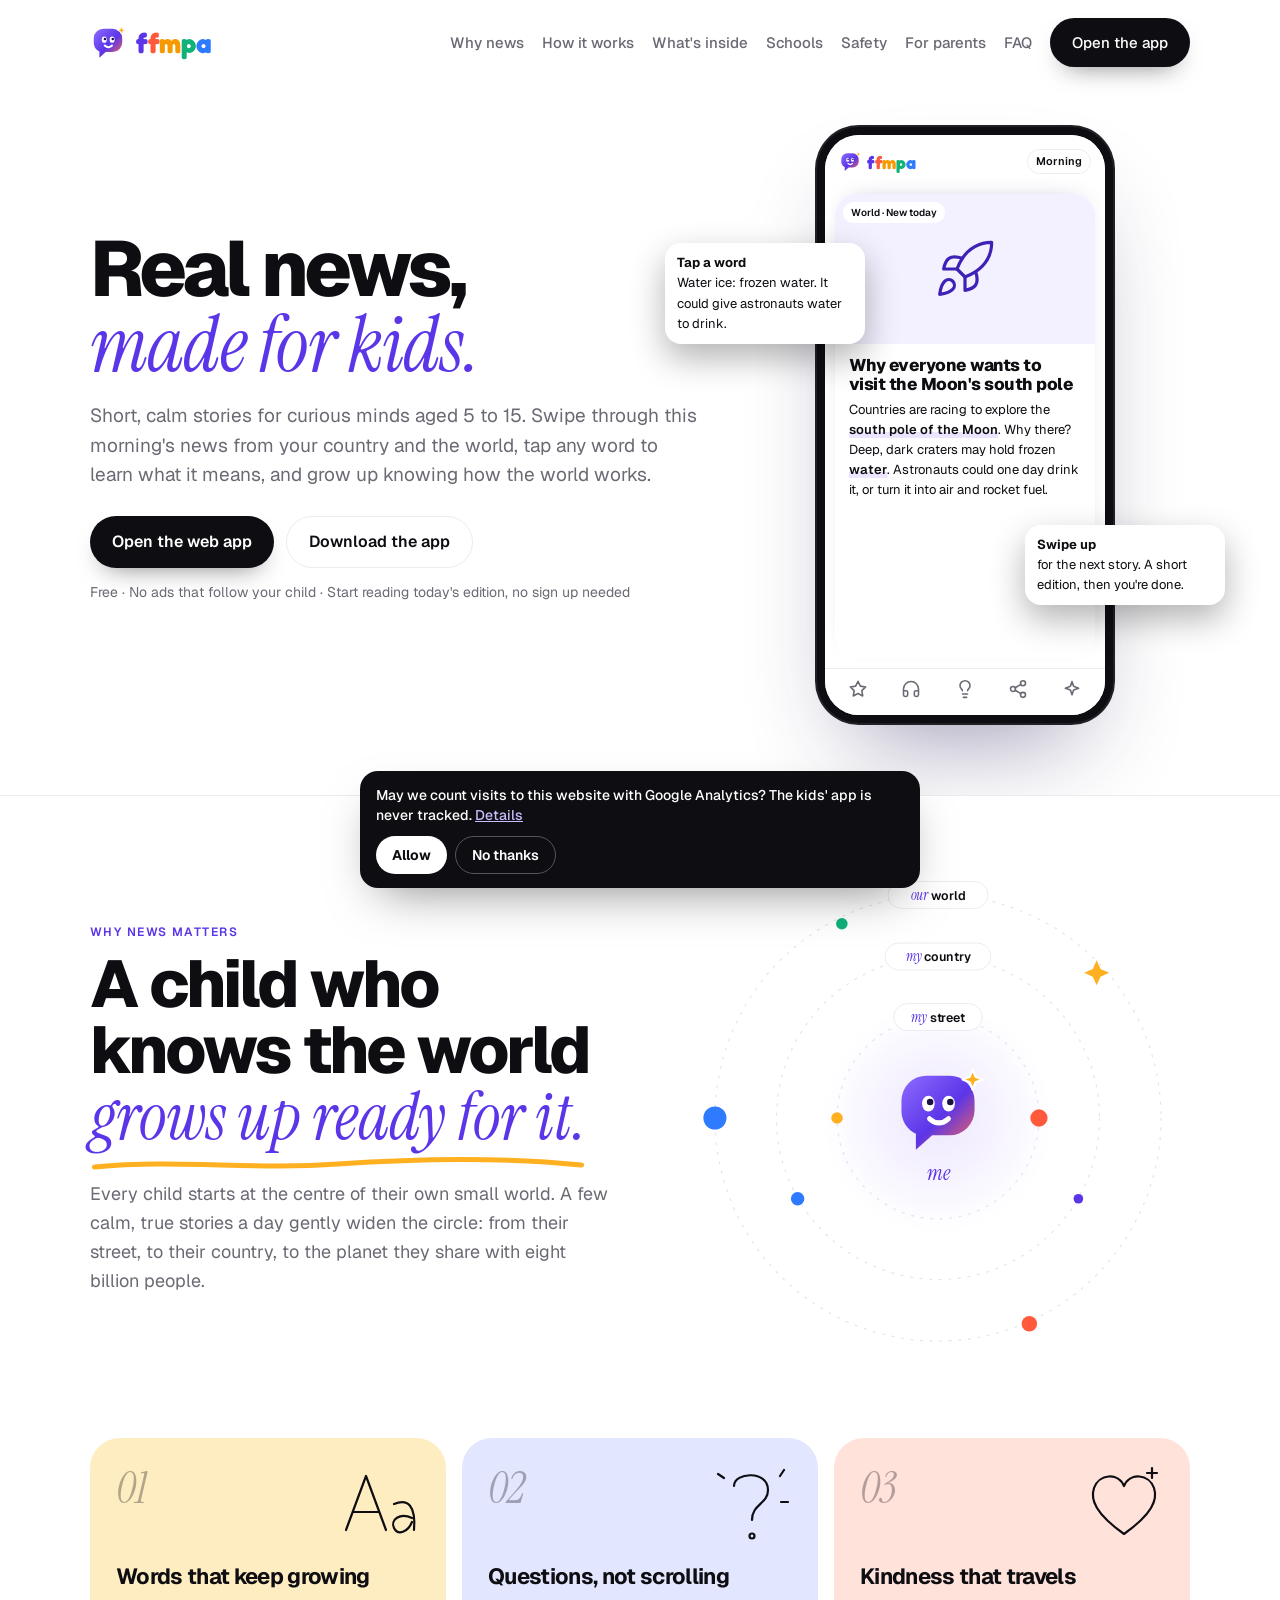
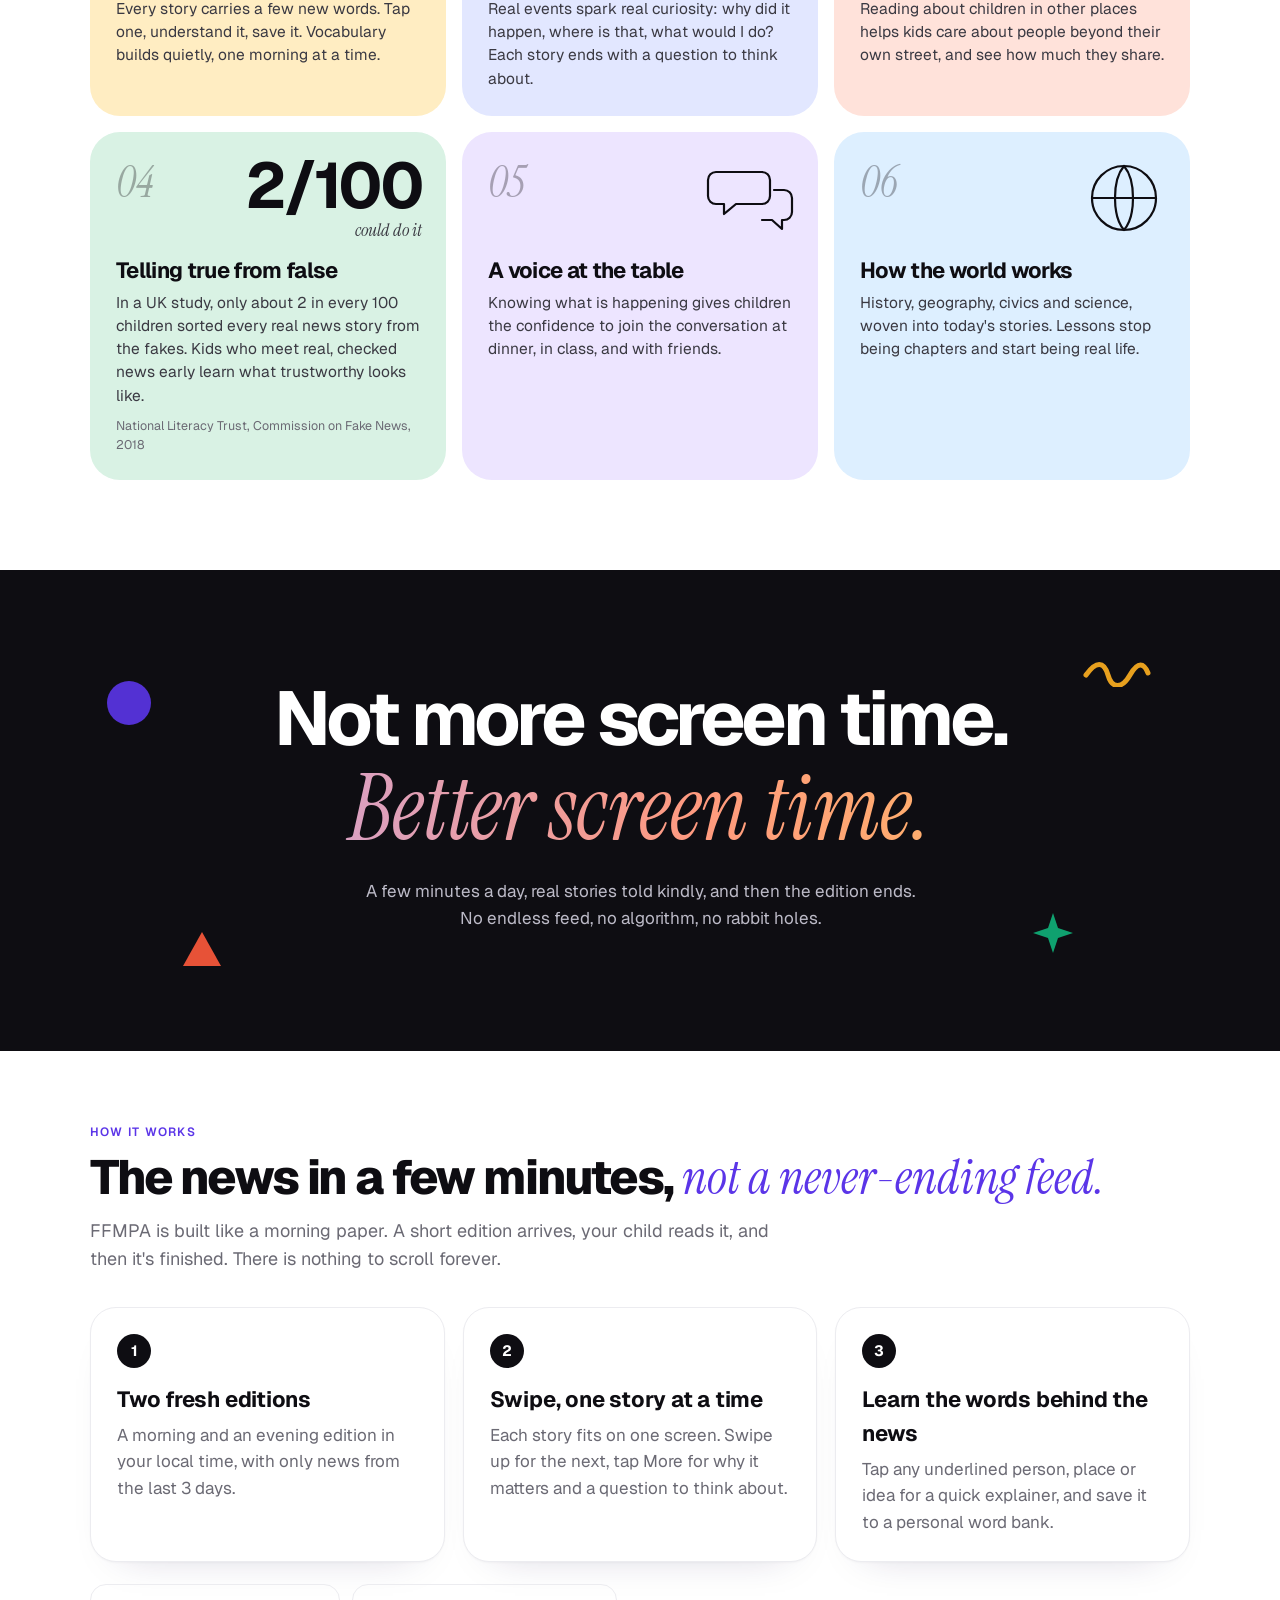
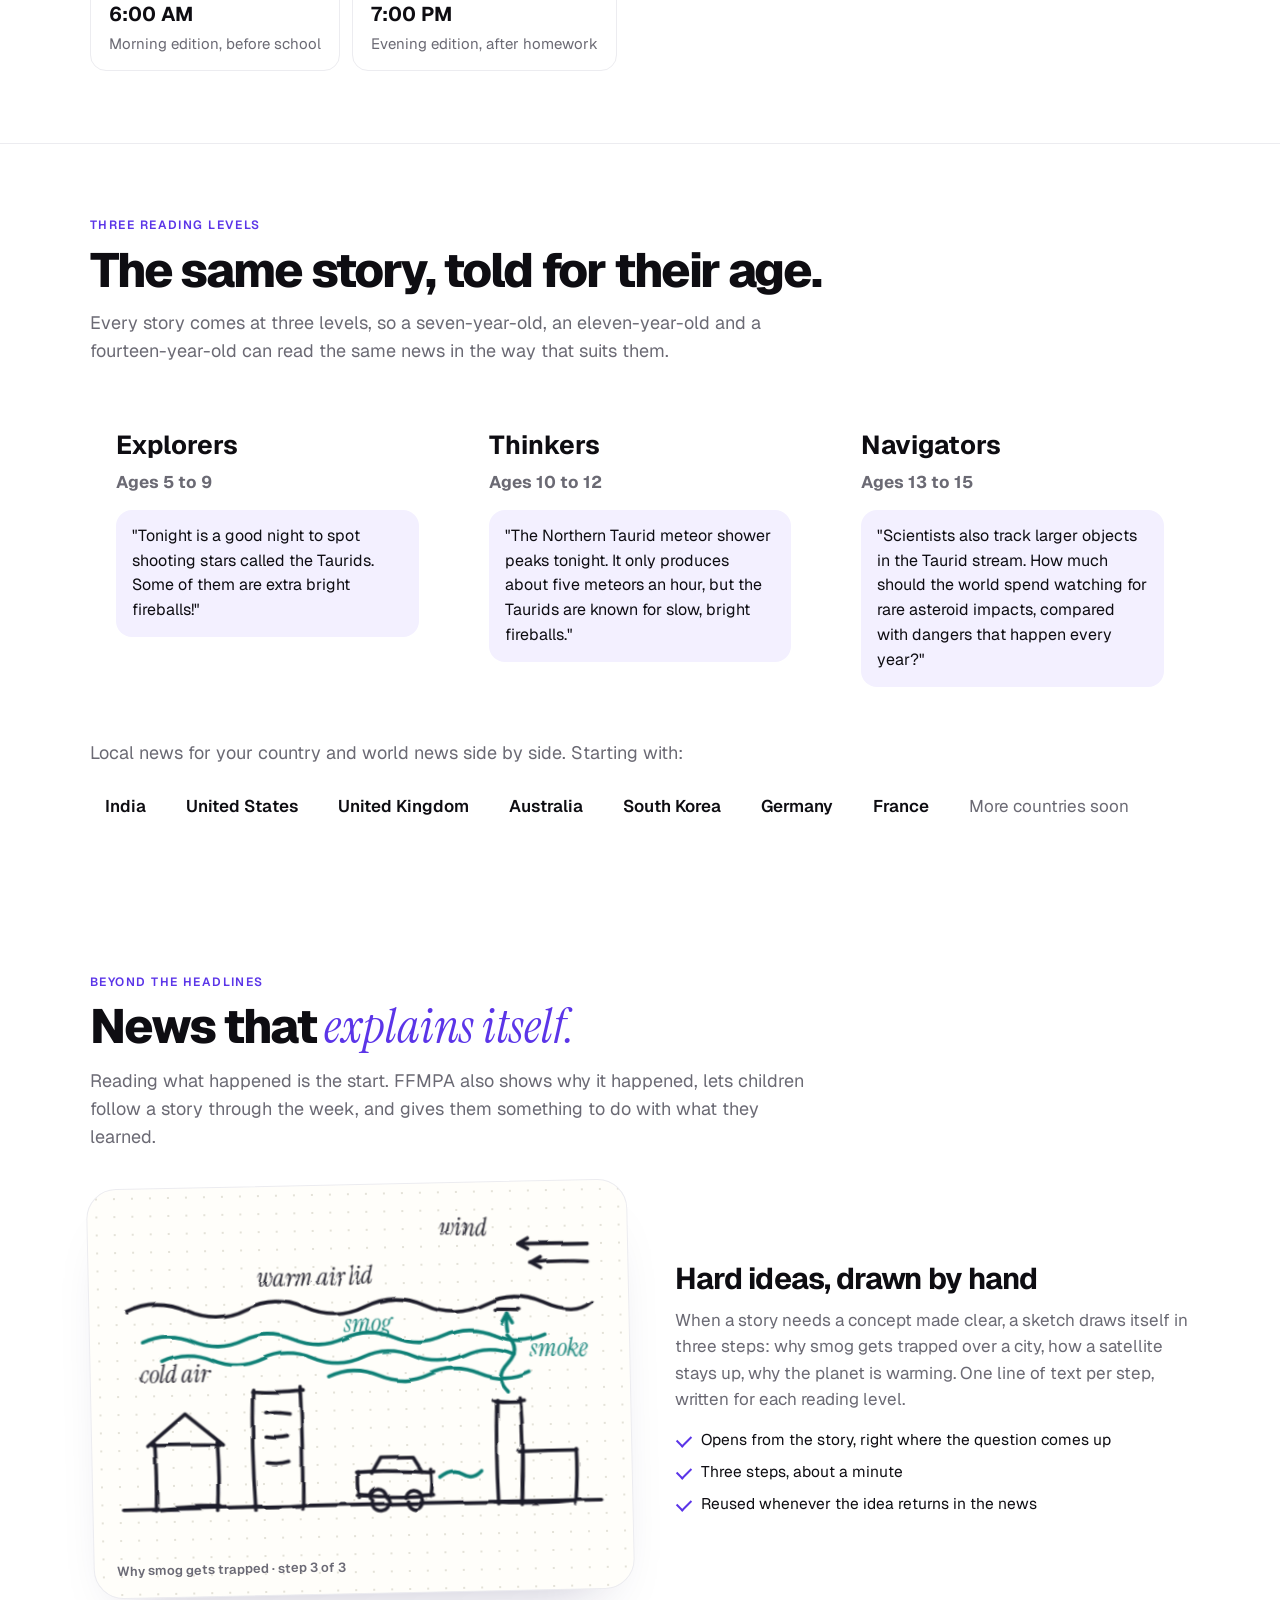
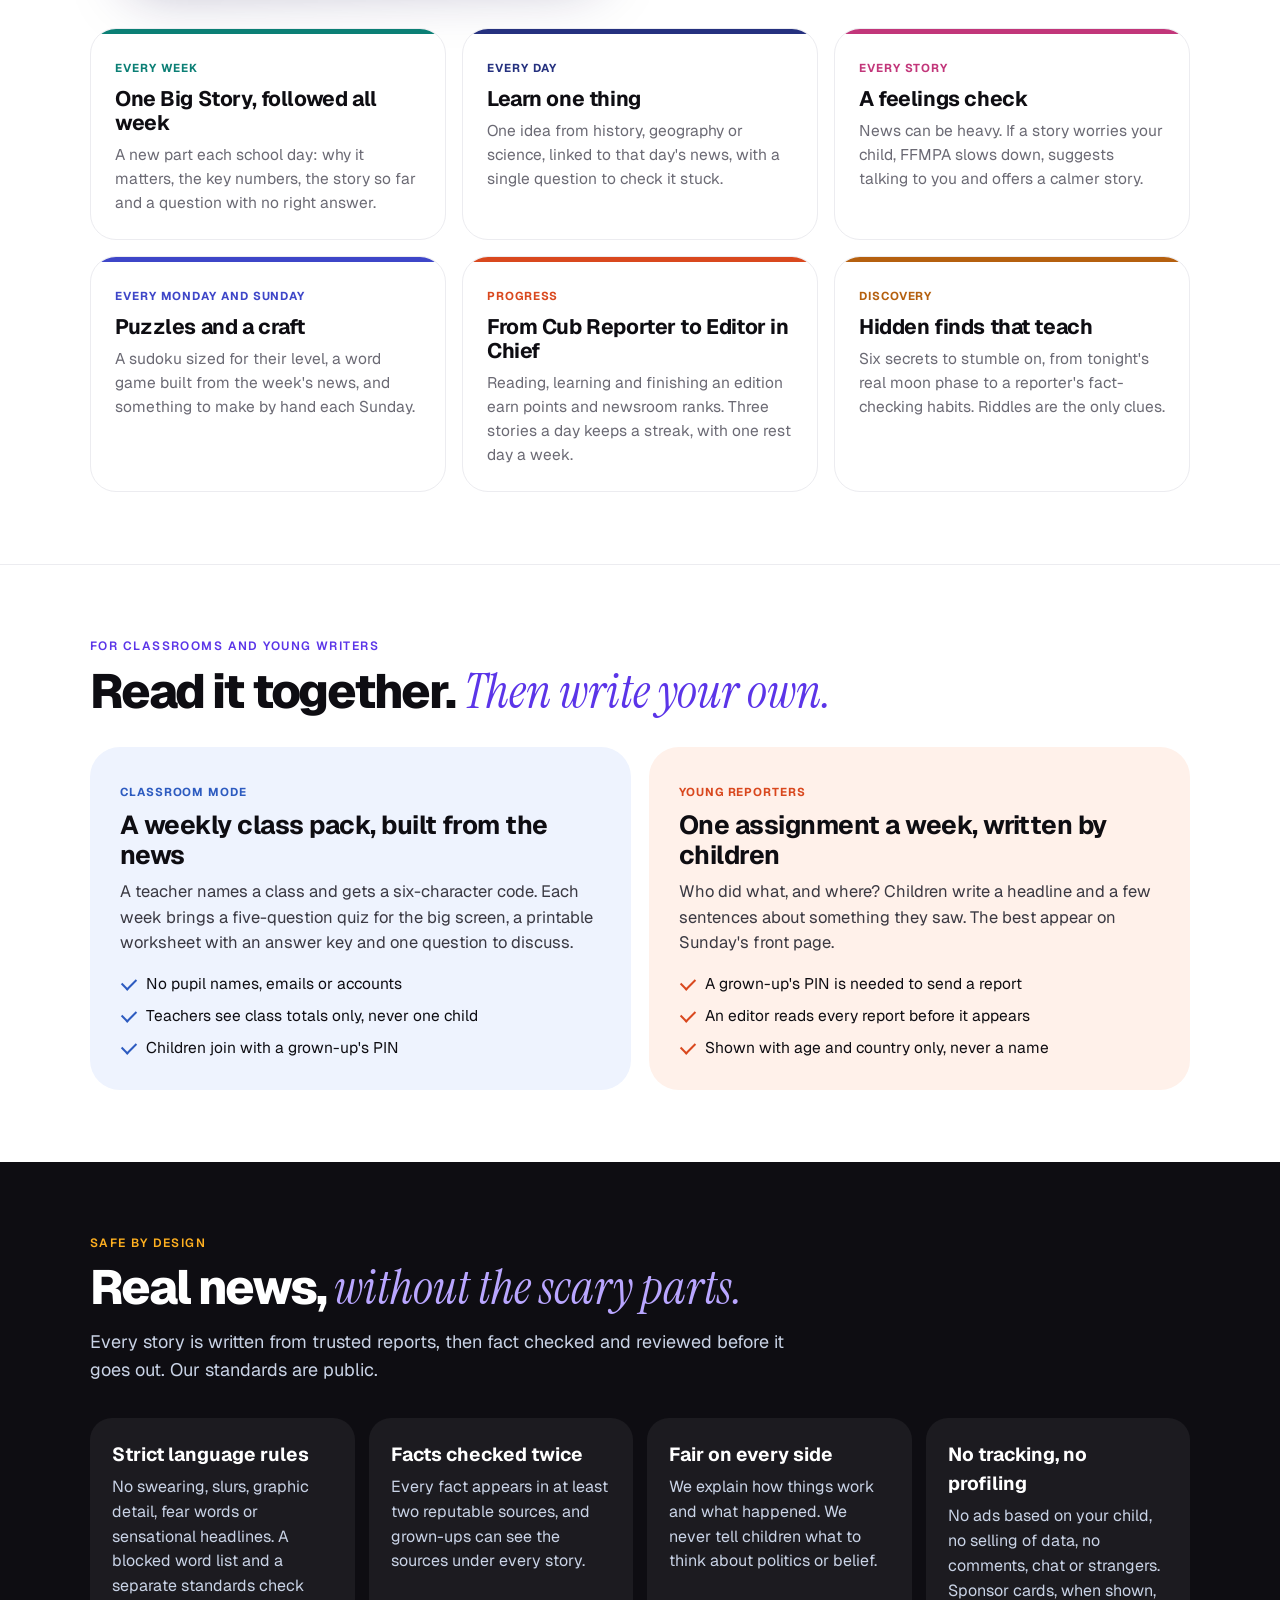
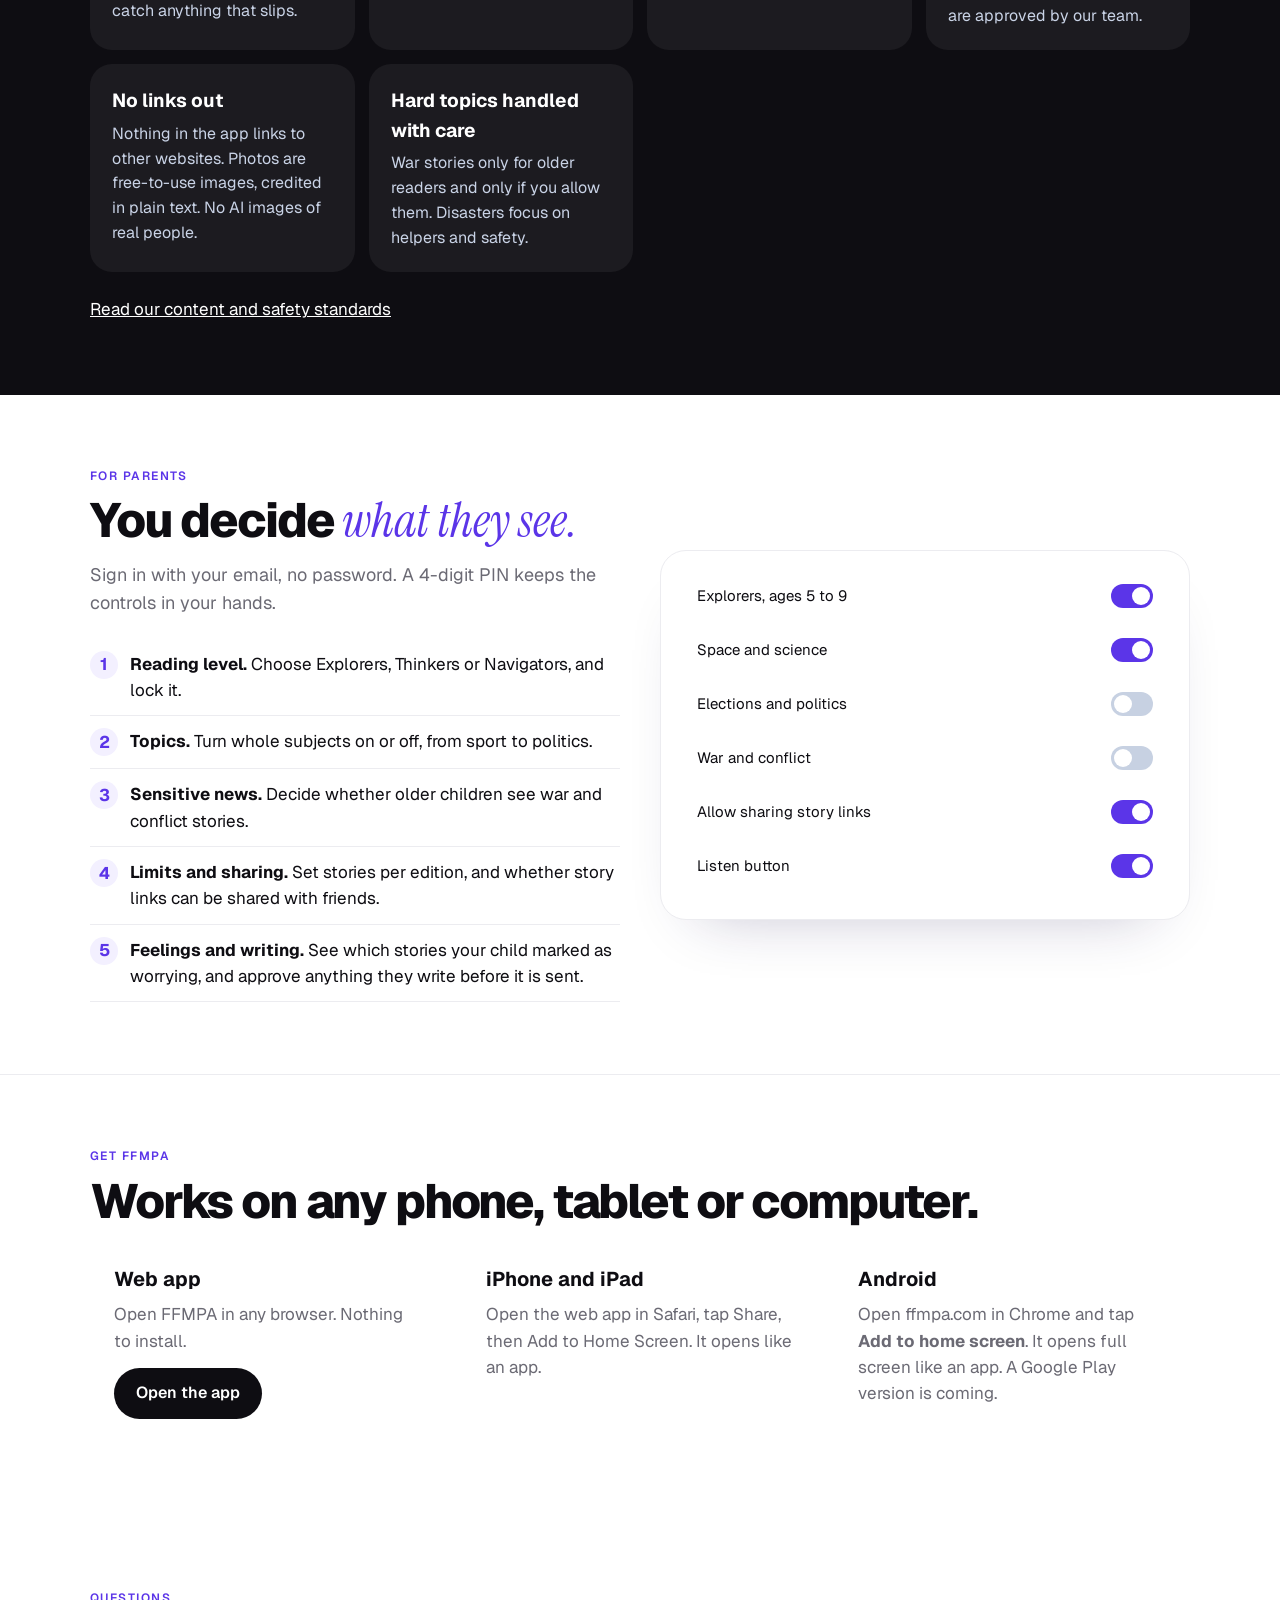
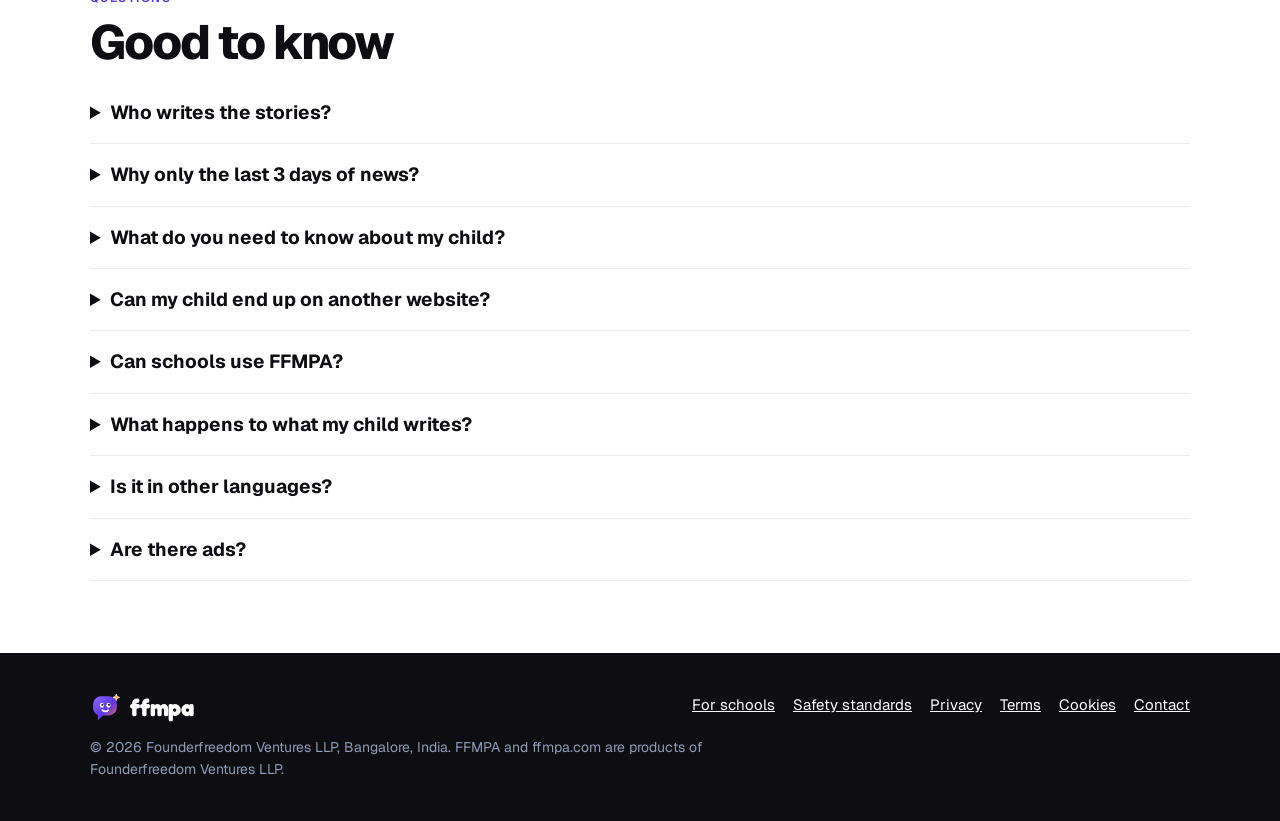
<file: site/index.html>
<!DOCTYPE html>
<html lang="en">
<head>
<meta name="color-scheme" content="light only">
<meta charset="utf-8">
<meta name="viewport" content="width=device-width, initial-scale=1">

<title>FFMPA: Kids News App | Real News for Ages 5 to 15</title>
<meta name="description" content="Real news made for kids aged 5 to 15. Short, calm stories at three reading levels, twice a day, fact checked before they go out. No links out, no tracking. Free to start.">
<meta name="robots" content="index,follow,max-image-preview:large">
<link rel="canonical" href="https://ffmpa.com/">
<meta property="og:type" content="website"><meta property="og:site_name" content="FFMPA">
<meta property="og:title" content="FFMPA: Kids News App | Real News for Ages 5 to 15"><meta property="og:description" content="Real news made for kids aged 5 to 15. Short, calm stories at three reading levels, twice a day, fact checked before they go out. No links out, no tracking. Free to start.">
<meta property="og:url" content="https://ffmpa.com/"><meta property="og:image" content="https://ffmpa.com/assets/og.png"><meta property="og:image:width" content="1200"><meta property="og:image:height" content="630"><meta property="og:image:alt" content="FFMPA, real news made for kids">
<meta name="twitter:card" content="summary_large_image"><meta name="twitter:title" content="FFMPA: Kids News App | Real News for Ages 5 to 15"><meta name="twitter:description" content="Real news made for kids aged 5 to 15. Short, calm stories at three reading levels, twice a day, fact checked before they go out. No links out, no tracking. Free to start."><meta name="twitter:image" content="https://ffmpa.com/assets/og.png">
<link rel="icon" href="/favicon.ico" sizes="32x32">
<link rel="icon" type="image/png" sizes="192x192" href="/assets/icon-192.png">
<link rel="apple-touch-icon" href="/assets/apple-touch-icon.png">
<link rel="manifest" href="/manifest.webmanifest">
<meta name="theme-color" content="#FFFFFF">
<meta name="apple-mobile-web-app-capable" content="yes">
<meta name="apple-mobile-web-app-title" content="FFMPA">
<script type="application/ld+json">[{"@context": "https://schema.org", "@type": "Organization", "@id": "https://ffmpa.com/#org", "name": "FFMPA", "legalName": "Founderfreedom Ventures LLP", "url": "https://ffmpa.com/", "logo": "https://ffmpa.com/assets/icon-512.png", "description": "FFMPA publishes real news for children aged 5 to 15.", "address": {"@type": "PostalAddress", "addressLocality": "Bengaluru", "addressCountry": "IN"}}, {"@context": "https://schema.org", "@type": "WebSite", "@id": "https://ffmpa.com/#site", "url": "https://ffmpa.com/", "name": "FFMPA", "description": "Real news made for kids aged 5 to 15. Short, calm stories at three reading levels, twice a day, fact checked before they go out. No links out, no tracking. Free to start.", "inLanguage": "en", "publisher": {"@id": "https://ffmpa.com/#org"}}, {"@context": "https://schema.org", "@type": "WebApplication", "name": "FFMPA Kids News", "url": "https://ffmpa.com/app/", "applicationCategory": "EducationalApplication", "operatingSystem": "Any (web browser), Android", "inLanguage": "en", "description": "Real news made for kids aged 5 to 15. Short, calm stories at three reading levels, twice a day, fact checked before they go out. No links out, no tracking. Free to start.", "isFamilyFriendly": true, "audience": {"@type": "PeopleAudience", "suggestedMinAge": 5, "suggestedMaxAge": 15}, "offers": {"@type": "Offer", "price": "0", "priceCurrency": "USD"}, "featureList": ["Three reading levels: Explorers 5 to 9, Thinkers 10 to 12, Navigators 13 to 15", "Two short editions a day with only the last 3 days of news", "Tap any word for an explainer", "Hand-drawn sketch explainers", "Big Story of the week", "Classroom mode with weekly quiz and worksheet", "Parent controls behind a PIN", "No links to other websites"], "publisher": {"@id": "https://ffmpa.com/#org"}}, {"@context": "https://schema.org", "@type": "FAQPage", "mainEntity": [{"@type": "Question", "name": "Who writes the stories?", "acceptedAnswer": {"@type": "Answer", "text": "Each edition is researched and written with AI assistance from trusted news reports, at three reading levels. Before it is published, every claim is checked against its sources and the edition passes a standards check and an independent review. Our editor can withdraw any edition at any time."}}, {"@type": "Question", "name": "Why only the last 3 days of news?", "acceptedAnswer": {"@type": "Answer", "text": "So nothing feels stale. Old stories disappear automatically, and each edition only adds what is new since the last one."}}, {"@type": "Question", "name": "What do you need to know about my child?", "acceptedAnswer": {"@type": "Answer", "text": "Only an optional first name or nickname, a reading level and a country. No birthday, school, photo or contact details. See the privacy policy for details."}}, {"@type": "Question", "name": "Can my child end up on another website?", "acceptedAnswer": {"@type": "Answer", "text": "No. FFMPA never links out: sources and photo credits are shown as plain text, sponsor cards carry no links, and sharing only copies a link to the story for a grown-up to send."}}, {"@type": "Question", "name": "Can schools use FFMPA?", "acceptedAnswer": {"@type": "Answer", "text": "Yes. Classroom mode gives a teacher a class code, a weekly quiz for the big screen and a printable worksheet. It holds no pupil names, and teachers see class totals only."}}, {"@type": "Question", "name": "What happens to what my child writes?", "acceptedAnswer": {"@type": "Answer", "text": "A Young reporters piece is sent only after a grown-up enters the PIN. An editor reads it before it can appear, and it is shown with age and country only. Private headlines a child writes for fun stay on the device."}}, {"@type": "Question", "name": "Is it in other languages?", "acceptedAnswer": {"@type": "Answer", "text": "FFMPA is in English for now."}}, {"@type": "Question", "name": "Are there ads?", "acceptedAnswer": {"@type": "Answer", "text": "There are no ads based on your child, and we never sell data. Some editions may show a clearly labelled sponsor card that our team has approved, the same for every child in a country. They are off by default for the youngest readers."}}]}]</script>
<link rel="preconnect" href="https://fonts.googleapis.com">
<link rel="preconnect" href="https://fonts.gstatic.com" crossorigin>
<link href="https://fonts.googleapis.com/css2?family=Fredoka:wght@600;700&family=Geist:wght@400;500;600;700;800&family=Instrument+Serif:ital@0;1&display=swap" rel="stylesheet">
<style>
/* Layout idea: a sunrise. Dark navy hero with the app on a phone, then light sections that explain editions, safety and parent controls. */
:root{--ink:#0E0D12;--sky:#F4F4F6;--paper:#fff;--muted:#6B6A74;--line:#ECECF0;--sun:#FFB020;--local:#FF5A3C;--world:#1A7A4B;--focus:#5B35E8;--brand:#5B35E8;--brand-soft:#F3F0FF;
  --display:"Geist",ui-sans-serif,system-ui,sans-serif;--body:"Geist",ui-sans-serif,system-ui,sans-serif;--voice:"Instrument Serif",ui-serif,Georgia,serif;color-scheme:light}
*{box-sizing:border-box}html,body{margin:0}
body{font-family:var(--body);color:var(--ink);background:var(--paper);line-height:1.55;font-size:17px;-webkit-font-smoothing:antialiased}
a{color:inherit}
a:focus-visible,button:focus-visible{outline:3px solid var(--focus);outline-offset:3px}
.wrap{max-width:1140px;margin:0 auto;padding:0 20px}
nav.top{display:flex;justify-content:space-between;align-items:center;padding:18px 0;gap:14px;flex-wrap:wrap}
.logo{display:flex;align-items:center;gap:10px;font-family:var(--display);font-weight:800;font-size:26px;letter-spacing:-.04em;color:var(--ink);text-decoration:none}
.logo i{width:24px;height:24px;border-radius:50%;background:conic-gradient(from 200deg,#7B5CFF,#5B35E8,#FF7A59,#FFB020,#7B5CFF);box-shadow:0 4px 12px -4px rgba(91,53,232,.55)}
.navlinks{display:flex;gap:18px;align-items:center;flex-wrap:wrap}
.navlinks a{color:var(--muted);text-decoration:none;font-size:15px;font-weight:500}
.btn{display:inline-flex;align-items:center;gap:8px;border-radius:999px;padding:13px 22px;font-weight:600;text-decoration:none;border:0;font-size:16px}
.btn.sun{background:var(--ink);color:#fff;box-shadow:0 12px 26px -14px rgba(14,13,18,.6)}
.btn.line{background:#fff;border:1px solid var(--line);color:var(--ink)}
.btn.dark{background:var(--ink);color:#fff}
.dark h2 em,.intro em{font-family:var(--voice);font-style:italic;font-weight:400;color:#B9A6FF}
h2 em{font-family:var(--voice);font-style:italic;font-weight:400;color:var(--brand);letter-spacing:0}
.hero{background:#fff;color:var(--ink);overflow:hidden}
.hero .grid{display:grid;grid-template-columns:1.15fr .85fr;gap:40px;align-items:center;padding:40px 0 70px}
.hero h1{font-family:var(--display);font-weight:800;font-size:clamp(42px,6.4vw,78px);line-height:.96;letter-spacing:-.05em;margin:0 0 18px;text-wrap:balance}
.hero h1 em{font-family:var(--voice);font-style:italic;font-weight:400;color:var(--brand);letter-spacing:-.01em}
.hero p.lede{font-size:19px;color:var(--muted);max-width:52ch;margin:0 0 26px}
.ctas{display:flex;gap:12px;flex-wrap:wrap}
.small{font-size:14px;color:var(--muted);margin-top:14px}
/* phone */
.phone{justify-self:center;width:300px;height:600px;border-radius:44px;background:var(--ink);padding:10px;box-shadow:0 50px 100px -40px rgba(30,20,80,.45),inset 0 0 0 2px rgba(255,255,255,.08);position:relative}
.screen{height:100%;border-radius:34px;background:#fff;overflow:hidden;display:flex;flex-direction:column;color:var(--ink)}
.s-top{background:#fff;color:var(--ink);padding:14px 14px 10px;display:flex;justify-content:space-between;align-items:center;font-family:var(--display);font-weight:800}
.s-top span{display:flex;gap:7px;align-items:center}
.s-top span i{width:15px;height:15px;border-radius:50%;background:conic-gradient(from 200deg,#7B5CFF,#5B35E8,#FF7A59,#FFB020,#7B5CFF)}
.s-pill{font-family:var(--body);font-weight:600;font-size:11px;background:#fff;border:1px solid var(--line);border-radius:999px;padding:3px 8px}
.s-card{margin:10px;flex:1;background:#fff;border-radius:22px;box-shadow:0 -6px 24px -16px rgba(40,20,90,.4);overflow:hidden;display:flex;flex-direction:column}
.s-img{height:150px;background:var(--brand-soft);display:grid;place-items:center;position:relative;color:#3F22B5}
.s-tag{position:absolute;left:8px;top:8px;font-size:10px;font-weight:600;color:var(--ink);background:#fff;border-radius:999px;padding:3px 8px}
.s-body{padding:12px 14px;font-size:13px}
.s-body b{display:block;font-family:var(--display);font-weight:800;letter-spacing:-.03em;font-size:17px;line-height:1.12;margin-bottom:6px}
.s-body u{text-decoration:none;font-weight:600;background:linear-gradient(transparent 62%,#EDE5FF 62%)}
.s-dock{display:flex;justify-content:space-around;padding:10px 6px 16px;background:#fff;border-top:1px solid var(--line);color:var(--muted)}
.float{position:absolute;background:#fff;color:var(--ink);border-radius:16px;padding:10px 12px;font-size:13px;box-shadow:0 14px 34px rgba(0,0,0,.3);max-width:200px}
.float b{font-family:var(--display);display:block}
.f1{left:-150px;top:118px}.f2{right:-110px;bottom:120px}
@media (prefers-reduced-motion:no-preference){.phone{animation:lift 1.2s cubic-bezier(.2,.8,.2,1) both}@keyframes lift{from{transform:translateY(40px);opacity:0}to{transform:none;opacity:1}}}
section{padding:72px 0}
.eyebrow{font-weight:600;color:var(--brand);font-size:12px;letter-spacing:.12em;text-transform:uppercase;margin:0 0 10px}
h2{font-family:var(--display);font-weight:800;font-size:clamp(30px,4vw,48px);letter-spacing:-.045em;line-height:1.05;margin:0 0 14px;text-wrap:balance}
.intro{color:var(--muted);max-width:60ch;margin:0 0 34px;font-size:18px}
.steps{display:grid;grid-template-columns:repeat(3,1fr);gap:18px}
.step{background:#fff;border:1px solid var(--line);border-radius:26px;padding:26px;box-shadow:0 1px 2px rgba(14,13,18,.03),0 20px 40px -32px rgba(30,20,80,.25)}
.step .n{font-family:var(--display);font-weight:700;font-size:15px;background:var(--ink);color:#fff;width:34px;height:34px;border-radius:50%;display:grid;place-items:center;margin-bottom:14px}
.step h3{font-family:var(--display);font-size:22px;margin:0 0 6px;letter-spacing:-.01em}
.step p{margin:0;color:var(--muted)}
.clock{display:flex;gap:12px;margin-top:22px;flex-wrap:wrap}
.clock div{border:1px solid var(--line);border-radius:16px;padding:14px 18px;min-width:220px}
.clock b{font-family:var(--display);font-size:20px;display:block}
.clock span{color:var(--muted);font-size:15px}
.levels{display:grid;grid-template-columns:repeat(3,1fr);gap:18px}
.level{border-radius:26px;padding:26px}
.level h3{font-family:var(--display);font-size:26px;margin:0 0 4px}
.level .age{font-weight:700;color:var(--muted);margin:0 0 14px}
.level blockquote{margin:0;background:var(--brand-soft);border-radius:16px;padding:14px 16px;font-size:16px}
.dark{background:var(--ink);color:#fff}
.dark h2 em,.intro em{font-family:var(--voice);font-style:italic;font-weight:400;color:#B9A6FF}
h2 em{font-family:var(--voice);font-style:italic;font-weight:400;color:var(--brand);letter-spacing:0}
.dark .intro{color:#C9D3E6}
.dark .eyebrow{color:var(--sun)}
.safety{display:grid;grid-template-columns:repeat(auto-fill,minmax(250px,1fr));gap:14px}
.safety div{background:rgba(255,255,255,.06);border:0;border-radius:22px;padding:22px}
.safety h3{font-family:var(--display);font-size:19px;margin:0 0 6px}
.safety p{margin:0;color:#C9D3E6;font-size:16px}
.parents{display:grid;grid-template-columns:1fr 1fr;gap:40px;align-items:center}
.parents ul{list-style:none;padding:0;margin:0;display:grid;gap:12px}
.parents li{display:flex;gap:12px;align-items:flex-start;border-bottom:1px solid var(--line);padding-bottom:12px}
.parents li b{font-family:var(--display)}
.parents li span.k{flex:none;width:28px;height:28px;border-radius:999px;background:var(--brand-soft);display:grid;place-items:center;font-weight:700;color:var(--brand)}
.panelmock{background:#fff;border:1px solid var(--line);border-radius:26px;padding:22px;box-shadow:0 30px 60px -40px rgba(30,20,80,.3)}
.tgl{display:flex;justify-content:space-between;align-items:center;background:#fff;border:0;border-radius:14px;padding:11px 14px;margin-bottom:8px;font-size:15px}
.sw{width:42px;height:24px;border-radius:999px;background:var(--brand);position:relative}
.sw::after{content:"";position:absolute;right:3px;top:3px;width:18px;height:18px;border-radius:50%;background:#fff}
.sw.off{background:#C7D1E2}.sw.off::after{right:auto;left:3px}
.get{display:grid;grid-template-columns:repeat(3,1fr);gap:16px}
.get div{border-radius:26px;padding:24px}
.get h3{font-family:var(--display);font-size:20px;margin:0 0 6px}
.get p{margin:0 0 14px;color:var(--muted)}
.countries{display:flex;gap:10px;flex-wrap:wrap;margin-top:18px}
.countries span{background:#fff;border-radius:999px;padding:9px 15px;font-weight:600}
.countries span.soon{color:var(--muted);font-weight:400}
details{border-bottom:1px solid var(--line);padding:16px 0}
summary{font-family:var(--display);font-weight:700;font-size:19px;cursor:pointer}
details p{color:var(--muted);margin:10px 0 0;max-width:70ch}
footer{background:var(--ink);color:#C9D3E6;padding:40px 0;font-size:15px}
footer .cols{display:flex;justify-content:space-between;gap:24px;flex-wrap:wrap}
footer nav{display:flex;gap:18px;flex-wrap:wrap}
footer a{color:#fff}
footer p{margin:14px 0 0;color:#8E9DB8;font-size:14px;max-width:70ch}
@media (max-width:900px){
  .hero .grid,.parents{grid-template-columns:1fr}
  .phone{margin-top:10px}.f1,.f2{display:none}
  .steps,.get{grid-template-columns:1fr}
  .levels{grid-template-columns:1fr}
}
@media (max-width:640px){nav.top{flex-wrap:nowrap}.navlinks a:not(.btn){display:none}.navlinks .btn{padding:10px 16px;font-size:14px}}
/* FFMPA buddy logo */
.buddy{width:32px;height:32px;flex:none;overflow:visible;display:block}
.buddy .eyes{transform-box:view-box;transform-origin:24px 19.5px;animation:ffblink 5.5s infinite}
.buddy .pup{animation:fflook 7s ease-in-out infinite}
.buddy .spark{transform-box:view-box;transform-origin:42px 7px;animation:fftwinkle 2.6s ease-in-out infinite}
.buddy .smile{transform-box:view-box;transform-origin:24.5px 28px}
@keyframes ffblink{0%,93%,100%{transform:scaleY(1)}96%{transform:scaleY(.08)}}
@keyframes fflook{0%,35%,100%{transform:translate(0,0)}45%,60%{transform:translate(-1.7px,.5px)}70%,85%{transform:translate(1.2px,.8px)}}
@keyframes fftwinkle{0%,100%{transform:scale(1) rotate(0)}50%{transform:scale(.55) rotate(60deg)}}
@keyframes ffhop{0%,100%{transform:translateY(0) rotate(0)}35%{transform:translateY(-5px) rotate(-8deg)}70%{transform:translateY(0) rotate(4deg)}}
.wm{font-family:"Fredoka",var(--display);font-weight:700;letter-spacing:-.01em;line-height:1;display:inline-flex}
.wm b{display:inline-block;font-weight:700;animation:ffpop .7s cubic-bezier(.3,1.7,.5,1) both}
.wm b:nth-child(1){color:#5B35E8;animation-delay:.05s}
.wm b:nth-child(2){color:#FF5A3C;animation-delay:.12s}
.wm b:nth-child(3){color:#F59A00;animation-delay:.19s}
.wm b:nth-child(4){color:#10B27A;animation-delay:.26s}
.wm b:nth-child(5){color:#2F7BFF;animation-delay:.33s}
@keyframes ffpop{from{transform:translateY(60%) scale(.4);opacity:0}to{transform:none;opacity:1}}
@keyframes ffwig{0%,100%{transform:translateY(0)}50%{transform:translateY(-18%) rotate(-6deg)}}
.lg:hover .buddy,.lg:focus-visible .buddy{animation:ffhop .7s cubic-bezier(.3,1.4,.5,1)}
.lg:hover .wm b,.lg:focus-visible .wm b{animation:ffwig .5s ease-in-out}
.lg:hover .wm b:nth-child(2){animation-delay:.05s}.lg:hover .wm b:nth-child(3){animation-delay:.1s}.lg:hover .wm b:nth-child(4){animation-delay:.15s}.lg:hover .wm b:nth-child(5){animation-delay:.2s}
@media (prefers-reduced-motion:reduce){.buddy *,.buddy,.wm b{animation:none!important}}
/* Why news matters */
#why{position:relative;overflow:hidden;border-top:1px solid var(--line);padding-bottom:0}
.why-head{display:grid;grid-template-columns:1.05fr .95fr;gap:40px;align-items:center}
.why-head h2{font-size:clamp(38px,5.4vw,66px);line-height:1;letter-spacing:-.045em;margin:0 0 20px}
.why-head h2 em{position:relative;white-space:nowrap}
.why-head h2 em svg{position:absolute;left:0;right:0;bottom:-14px;width:100%;height:18px;overflow:visible}
.why-head h2 em svg path{stroke-dasharray:420;stroke-dashoffset:420;transition:stroke-dashoffset 1.6s .3s cubic-bezier(.6,0,.2,1)}
.why-head.in h2 em svg path{stroke-dashoffset:0}
.why-head .lede{max-width:520px}
.orbit{width:100%;max-width:500px;justify-self:center;overflow:visible}
.orbit .ring{fill:none;stroke:#E4E2EC;stroke-width:1.2;stroke-dasharray:3 7}
.orbit .spin{transform-box:view-box;transform-origin:260px 260px;animation:orb linear infinite}
.orbit .s1{animation-duration:26s}.orbit .s2{animation-duration:44s;animation-direction:reverse}.orbit .s3{animation-duration:70s}
@keyframes orb{to{transform:rotate(360deg)}}
.orbit .lab rect{fill:#fff;stroke:#ECECF0}
.orbit .lab text{font:600 13px var(--body);fill:var(--ink);letter-spacing:-.01em}
.orbit .lab text tspan{font:italic 400 15px var(--voice);fill:var(--brand)}
.orbit .halo{fill:url(#halo)}
.gifts{display:grid;grid-template-columns:repeat(3,1fr);gap:16px;margin-top:70px}
.gift{position:relative;border-radius:30px;padding:28px 26px 26px;min-height:250px;overflow:hidden;isolation:isolate}
.gift .num{font:italic 400 44px/1 var(--voice);color:rgba(14,13,18,.32);margin:0 0 54px;display:block}
.gift h3{font-family:var(--display);font-weight:700;font-size:22px;letter-spacing:-.03em;line-height:1.12;margin:0 0 8px}
.gift p{margin:0;color:#3A3942;font-size:15.5px;line-height:1.5}
.gift .doodle{position:absolute;right:18px;top:18px;width:96px;height:96px;z-index:-1;animation:bob 6s ease-in-out infinite}
.gift:nth-child(2n) .doodle{animation-delay:-2s}.gift:nth-child(3n) .doodle{animation-delay:-4s}
@keyframes bob{0%,100%{transform:translateY(0) rotate(0)}50%{transform:translateY(-8px) rotate(4deg)}}
.gift .doodle *{fill:none;stroke:var(--ink);stroke-width:2.2;stroke-linecap:round;stroke-linejoin:round}
.gift .big{font:700 64px/1 var(--display);letter-spacing:-.05em;color:var(--ink);position:absolute;right:24px;top:22px}
.gift .big small{display:block;font:italic 400 18px var(--voice);letter-spacing:0;text-align:right;color:#3A3942}
.gift .cite{display:block;margin-top:10px;font-size:12.5px;color:#6B6A74}
.g1{background:#FFEDC2}.g2{background:#E2E7FF}.g3{background:#FFE2DA}.g4{background:#D9F2E4}.g5{background:#EDE5FF}.g6{background:#DDEFFF}
.manifesto{position:relative;margin:90px 0 0;padding:110px 20px 120px;text-align:center;background:var(--ink);color:#fff;overflow:hidden}
.manifesto p.l1{font:700 clamp(34px,6vw,76px)/1 var(--display);letter-spacing:-.05em;margin:0}
.manifesto p.l2{font:italic 400 clamp(40px,7vw,92px)/1.05 var(--voice);margin:6px 0 22px;background:linear-gradient(90deg,#B9A6FF,#FF9A7E 55%,#FFC955);-webkit-background-clip:text;background-clip:text;color:transparent}
.manifesto p.l3{max-width:560px;margin:0 auto;color:#BDBBC8;font-size:17px}
.manifesto .sh{position:absolute;opacity:.9;animation:drift 14s ease-in-out infinite}
.manifesto .sh:nth-of-type(2){animation-duration:18s;animation-delay:-5s}.manifesto .sh:nth-of-type(3){animation-duration:16s;animation-delay:-9s}.manifesto .sh:nth-of-type(4){animation-duration:20s;animation-delay:-3s}
@keyframes drift{0%,100%{transform:translate(0,0) rotate(0)}50%{transform:translate(14px,-18px) rotate(25deg)}}
.js .rv{opacity:0;transform:translateY(26px);transition:opacity .8s cubic-bezier(.2,.8,.2,1),transform .8s cubic-bezier(.2,.8,.2,1)}
.js .rv.in{opacity:1;transform:none}
.gifts .rv:nth-child(2){transition-delay:.08s}.gifts .rv:nth-child(3){transition-delay:.16s}.gifts .rv:nth-child(5){transition-delay:.08s}.gifts .rv:nth-child(6){transition-delay:.16s}
@media (max-width:900px){.why-head{grid-template-columns:1fr}.gifts{grid-template-columns:1fr 1fr}.orbit{max-width:380px}}
@media (max-width:600px){.gifts{grid-template-columns:1fr}.gift{min-height:0}.gift .num{margin-bottom:34px}.why-head h2 em{white-space:normal}}
@media (prefers-reduced-motion:reduce){.orbit .spin,.gift .doodle,.manifesto .sh{animation:none}.js .rv{opacity:1;transform:none;transition:none}}
.logo{font-size:28px}.logo .buddy{width:36px;height:36px}
.s-top .buddy{width:22px;height:22px}.s-top .wm{font-size:18px}.s-top span{gap:6px}
footer .logo .buddy{width:30px;height:30px}footer .logo .wm b{color:#fff!important}
.orbit .ob .eyes,.orbit .ob .spark{transform-box:fill-box;transform-origin:center}
.s-top .wm{gap:0}
#why .lede{color:var(--muted);font-size:18px;margin-top:30px;line-height:1.6}

/* ===== what's inside + schools ===== */
.skfeat{display:grid;grid-template-columns:1.05fr 1fr;gap:44px;align-items:center;margin:8px 0 34px}
.skfeat h3{font-family:var(--display);font-size:30px;letter-spacing:-.03em;line-height:1.1;margin:0 0 12px}
.skfeat p{color:var(--muted);font-size:17px;margin:0 0 16px}
.sknote{position:relative;border:1px solid var(--line);border-radius:30px;padding:18px 18px 44px;background-color:#FFFEFA;background-image:radial-gradient(#E4E2D8 1px,transparent 1.2px);background-size:18px 18px;box-shadow:0 30px 60px -40px rgba(30,20,80,.35);transform:rotate(-1.2deg)}
.skboard{display:block;width:100%;height:auto}
.skboard text{font-family:var(--voice);font-style:italic;font-size:16px}
.skcapn{position:absolute;left:22px;bottom:16px;font-size:13px;font-weight:600;color:#6B6A75}
.skink{stroke-dasharray:1;stroke-dashoffset:1}.sktx{opacity:0}
.rv.in .skink{animation:skdraw .55s ease-out forwards}.rv.in .sktx{animation:sktx .4s ease-out forwards}
@keyframes skdraw{to{stroke-dashoffset:0}}@keyframes sktx{to{opacity:1}}
html:not(.js) .skink{stroke-dashoffset:0}html:not(.js) .sktx{opacity:1}
.ticks{list-style:none;margin:0;padding:0;display:grid;gap:8px}
.ticks li{position:relative;padding-left:26px;font-size:15.5px;color:var(--ink)}
.ticks li::before{content:"";position:absolute;left:2px;top:.42em;width:12px;height:7px;border-left:2.2px solid var(--brand);border-bottom:2.2px solid var(--brand);transform:rotate(-45deg)}
.mgrid{display:grid;grid-template-columns:repeat(3,1fr);gap:16px}
.mcard{border:1px solid var(--line);border-radius:26px;padding:24px;background:#fff;position:relative;overflow:hidden}
.mcard::before{content:"";position:absolute;left:0;right:0;top:0;height:5px;background:var(--mc)}
.mtag{display:inline-block;font-size:11.5px;font-weight:700;letter-spacing:.08em;text-transform:uppercase;color:var(--mc,var(--dc));margin-bottom:10px}
.mcard h3,.duoc h3{font-family:var(--display);font-size:21px;letter-spacing:-.02em;line-height:1.15;margin:0 0 8px}
.mcard p{margin:0;color:var(--muted);font-size:15.5px}
.mgrid .rv:nth-child(3n+2){transition-delay:.08s}.mgrid .rv:nth-child(3n){transition-delay:.16s}
.duo{display:grid;grid-template-columns:1fr 1fr;gap:18px;margin-top:30px}
.duoc{border-radius:30px;padding:30px;background:var(--db)}
.duoc h3{font-size:26px}.duoc p{color:#3A3942;font-size:16.5px;margin:0 0 16px}
.duoc .ticks li::before{border-color:var(--dc)}
@media (max-width:900px){.skfeat{grid-template-columns:1fr;gap:24px}.mgrid{grid-template-columns:1fr 1fr}.duo{grid-template-columns:1fr}.levels{grid-template-columns:1fr!important}}
@media (max-width:600px){.mgrid{grid-template-columns:1fr}.skfeat h3{font-size:25px}.duoc{padding:22px}}
@media (prefers-reduced-motion:reduce){.skink{stroke-dashoffset:0;animation:none!important}.sktx{opacity:1;animation:none!important}}
/* typed text stays dark */
input,textarea,select{color:#0E0D12!important;-webkit-text-fill-color:#0E0D12!important;caret-color:#0E0D12;color-scheme:light only;background-color:#fff}
input::placeholder,textarea::placeholder{color:#8A8995!important;-webkit-text-fill-color:#8A8995!important;opacity:1}
input:-webkit-autofill,textarea:-webkit-autofill,select:-webkit-autofill{-webkit-text-fill-color:#0E0D12!important;box-shadow:0 0 0 1000px #fff inset!important;caret-color:#0E0D12}
select option{color:#0E0D12;background:#fff}
html{color-scheme:light only}
</style>
<script>document.documentElement.classList.add('js')</script>
<script>window.dataLayer=window.dataLayer||[];function gtag(){dataLayer.push(arguments);}
gtag('consent','default',{analytics_storage:(function(){try{return localStorage.getItem('ffmpa-analytics')==='yes'?'granted':'denied'}catch(e){return 'denied'}})(),ad_storage:'denied',ad_user_data:'denied',ad_personalization:'denied'});
gtag('js',new Date());gtag('config','G-JW4QZ308GS',{allow_google_signals:false,allow_ad_personalization_signals:false});</script>
<script async src="https://www.googletagmanager.com/gtag/js?id=G-JW4QZ308GS"></script>
</head>
<body>
<svg width="0" height="0" style="position:absolute" aria-hidden="true" focusable="false"><defs><linearGradient id="ffg" x1="0" y1="0" x2="1" y2="1"><stop offset="0" stop-color="#8E6CFF"/><stop offset=".55" stop-color="#5B35E8"/><stop offset="1" stop-color="#FF6A4D"/></linearGradient></defs></svg>
<header class="hero">
  <div class="wrap">
    <nav class="top" aria-label="Main">
      <a class="logo lg" href="#top" aria-label="FFMPA home"><svg class="buddy" viewBox="0 0 48 48" aria-hidden="true" focusable="false"><path fill="url(#ffg)" d="M18 5h12a13 13 0 0 1 13 13v5a13 13 0 0 1-13 13H21l-8.5 7.5V35.2A13 13 0 0 1 5 23v-5A13 13 0 0 1 18 5z"/><g class="eyes"><ellipse cx="19" cy="19.5" rx="3.3" ry="4.1" fill="#fff"/><ellipse cx="29.5" cy="19.5" rx="3.3" ry="4.1" fill="#fff"/><g class="pup"><circle cx="19.9" cy="18.7" r="1.7" fill="#1B1340"/><circle cx="30.4" cy="18.7" r="1.7" fill="#1B1340"/></g></g><path class="smile" d="M19.6 27.4q4.9 4.3 9.8 0" fill="none" stroke="#fff" stroke-width="2.6" stroke-linecap="round"/><path class="spark" fill="#FFB020" stroke="#fff" stroke-width="1.2" stroke-linejoin="round" d="M42 1.8l1.5 3.7 3.7 1.5-3.7 1.5L42 12.2l-1.5-3.7-3.7-1.5 3.7-1.5z"/></svg><span class="wm" aria-hidden="true"><b>f</b><b>f</b><b>m</b><b>p</b><b>a</b></span></a>
      <div class="navlinks"><a href="#why">Why news</a><a href="#how">How it works</a><a href="#more">What's inside</a><a href="#schools">Schools</a><a href="#safe">Safety</a><a href="#parents">For parents</a><a href="#faq">FAQ</a>
        <a class="btn sun" href="/app/">Open the app</a></div>
    </nav>
    <div class="grid" id="top">
      <div>
        <h1>Real news, <em>made for kids.</em></h1>
        <p class="lede">Short, calm stories for curious minds aged 5 to 15. Swipe through this morning's news from your country and the world, tap any word to learn what it means, and grow up knowing how the world works.</p>
        <div class="ctas"><a class="btn sun" href="/app/">Open the web app</a><a class="btn line" href="#get" id="instBtn">Download the app</a></div>
        <p class="small">Free · No ads that follow your child · Start reading today's edition, no sign up needed</p>
      </div>
      <div class="phone" aria-label="The FFMPA app showing a story about the Moon">
        <div class="screen">
          <div class="s-top"><span><svg class="buddy" viewBox="0 0 48 48" aria-hidden="true" focusable="false"><path fill="url(#ffg)" d="M18 5h12a13 13 0 0 1 13 13v5a13 13 0 0 1-13 13H21l-8.5 7.5V35.2A13 13 0 0 1 5 23v-5A13 13 0 0 1 18 5z"/><g class="eyes"><ellipse cx="19" cy="19.5" rx="3.3" ry="4.1" fill="#fff"/><ellipse cx="29.5" cy="19.5" rx="3.3" ry="4.1" fill="#fff"/><g class="pup"><circle cx="19.9" cy="18.7" r="1.7" fill="#1B1340"/><circle cx="30.4" cy="18.7" r="1.7" fill="#1B1340"/></g></g><path class="smile" d="M19.6 27.4q4.9 4.3 9.8 0" fill="none" stroke="#fff" stroke-width="2.6" stroke-linecap="round"/><path class="spark" fill="#FFB020" stroke="#fff" stroke-width="1.2" stroke-linejoin="round" d="M42 1.8l1.5 3.7 3.7 1.5-3.7 1.5L42 12.2l-1.5-3.7-3.7-1.5 3.7-1.5z"/></svg><span class="wm" aria-hidden="true"><b>f</b><b>f</b><b>m</b><b>p</b><b>a</b></span></span><span class="s-pill">Morning</span></div>
          <div class="s-card">
            <div class="s-img"><svg viewBox="0 0 24 24" width="64" height="64" fill="none" stroke="currentColor" stroke-width="1.2" stroke-linecap="round" stroke-linejoin="round" aria-hidden="true"><path d="M4.5 16.5c-1.5 1.26-2 5-2 5s3.74-.5 5-2c.71-.84.7-2.13-.09-2.91a2.18 2.18 0 0 0-2.91-.09z"/><path d="M12 15l-3-3a22 22 0 0 1 2-3.95A12.88 12.88 0 0 1 22 2c0 2.72-.78 7.5-6 11a22.35 22.35 0 0 1-4 2z"/><path d="M9 12H4s.55-3.03 2-4c1.62-1.08 5 0 5 0"/><path d="M12 15v5s3.03-.55 4-2c1.08-1.62 0-5 0-5"/></svg><span class="s-tag">World · New today</span></div>
            <div class="s-body"><b>Why everyone wants to visit the Moon's south pole</b>Countries are racing to explore the <u>south pole of the Moon</u>. Why there? Deep, dark craters may hold frozen <u>water</u>. Astronauts could one day drink it, or turn it into air and rocket fuel.</div>
          </div>
          <div class="s-dock" aria-hidden="true"><svg viewBox="0 0 24 24" width="20" height="20" fill="none" stroke="currentColor" stroke-width="1.9" stroke-linecap="round" stroke-linejoin="round" aria-hidden="true"><path d="M12 2.8l2.85 5.78 6.38.93-4.62 4.5 1.09 6.35L12 17.36l-5.7 3 1.09-6.35-4.62-4.5 6.38-.93z"/></svg><svg viewBox="0 0 24 24" width="20" height="20" fill="none" stroke="currentColor" stroke-width="1.9" stroke-linecap="round" stroke-linejoin="round" aria-hidden="true"><path d="M3 14h3a2 2 0 0 1 2 2v3a2 2 0 0 1-2 2H5a2 2 0 0 1-2-2v-7a9 9 0 0 1 18 0v7a2 2 0 0 1-2 2h-1a2 2 0 0 1-2-2v-3a2 2 0 0 1 2-2h3"/></svg><svg viewBox="0 0 24 24" width="20" height="20" fill="none" stroke="currentColor" stroke-width="1.9" stroke-linecap="round" stroke-linejoin="round" aria-hidden="true"><path d="M9 18h6"/><path d="M10 22h4"/><path d="M15.09 14c.18-.98.65-1.74 1.41-2.5A4.65 4.65 0 0 0 18 8 6 6 0 0 0 6 8c0 1 .23 2.23 1.5 3.5A4.61 4.61 0 0 1 8.91 14"/></svg><svg viewBox="0 0 24 24" width="20" height="20" fill="none" stroke="currentColor" stroke-width="1.9" stroke-linecap="round" stroke-linejoin="round" aria-hidden="true"><circle cx="18" cy="5" r="3"/><circle cx="6" cy="12" r="3"/><circle cx="18" cy="19" r="3"/><path d="M8.59 13.51l6.83 3.98"/><path d="M15.41 6.51l-6.82 3.98"/></svg><svg viewBox="0 0 24 24" width="20" height="20" fill="none" stroke="currentColor" stroke-width="1.9" stroke-linecap="round" stroke-linejoin="round" aria-hidden="true"><path d="M12 3l1.9 5.8L20 11l-6.1 2.2L12 19l-1.9-5.8L4 11l6.1-2.2z"/></svg></div>
        </div>
        <div class="float f1"><b>Tap a word</b>Water ice: frozen water. It could give astronauts water to drink.</div>
        <div class="float f2"><b>Swipe up</b>for the next story. A short edition, then you're done.</div>
      </div>
    </div>
  </div>
</header>

<main>
<section id="why">
  <div class="wrap">
    <div class="why-head rv">
      <div>
        <p class="eyebrow">Why news matters</p>
        <h2>A child who knows the world <em>grows up ready for it.<svg viewBox="0 0 400 18" preserveAspectRatio="none" aria-hidden="true"><path d="M4 12C70 4 130 15 200 9s140-6 196 1" fill="none" stroke="#FFB020" stroke-width="5" stroke-linecap="round"/></svg></em></h2>
        <p class="lede">Every child starts at the centre of their own small world. A few calm, true stories a day gently widen the circle: from their street, to their country, to the planet they share with eight billion people.</p>
      </div>
      <svg class="orbit" viewBox="0 0 520 520" role="img" aria-label="Circles widening from me, to my street, to my country, to our world">
        <defs><radialGradient id="halo"><stop offset="0" stop-color="#EDE7FF"/><stop offset="1" stop-color="#EDE7FF" stop-opacity="0"/></radialGradient></defs>
        <circle class="halo" cx="260" cy="260" r="120"/>
        <circle class="ring" cx="260" cy="260" r="105"/><circle class="ring" cx="260" cy="260" r="168"/><circle class="ring" cx="260" cy="260" r="232"/>
        <g class="spin s1"><circle cx="365" cy="260" r="9" fill="#FF5A3C"/><circle cx="155" cy="260" r="6" fill="#FFB020"/></g>
        <g class="spin s2"><circle cx="260" cy="92" r="11" fill="#10B27A"/><circle cx="114" cy="344" r="7" fill="#2F7BFF"/><circle cx="406" cy="344" r="5" fill="#5B35E8"/></g>
        <g class="spin s3"><circle cx="28" cy="260" r="12" fill="#2F7BFF"/><path d="M425 96l4 9 9 4-9 4-4 9-4-9-9-4 9-4z" fill="#FFB020"/><circle cx="355" cy="474" r="8" fill="#FF5A3C"/><circle cx="160" cy="58" r="6" fill="#10B27A"/></g>
        <g class="ob" transform="translate(212 206) scale(2)"><path fill="url(#ffg)" d="M18 5h12a13 13 0 0 1 13 13v5a13 13 0 0 1-13 13H21l-8.5 7.5V35.2A13 13 0 0 1 5 23v-5A13 13 0 0 1 18 5z"/><g class="eyes"><ellipse cx="19" cy="19.5" rx="3.3" ry="4.1" fill="#fff"/><ellipse cx="29.5" cy="19.5" rx="3.3" ry="4.1" fill="#fff"/><g class="pup"><circle cx="19.9" cy="18.7" r="1.7" fill="#1B1340"/><circle cx="30.4" cy="18.7" r="1.7" fill="#1B1340"/></g></g><path class="smile" d="M19.6 27.4q4.9 4.3 9.8 0" fill="none" stroke="#fff" stroke-width="2.6" stroke-linecap="round"/><path class="spark" fill="#FFB020" stroke="#fff" stroke-width="1.2" stroke-linejoin="round" d="M42 1.8l1.5 3.7 3.7 1.5-3.7 1.5L42 12.2l-1.5-3.7-3.7-1.5 3.7-1.5z"/></g>
        <text x="260" y="324" text-anchor="middle" style="font:italic 400 22px var(--voice);fill:#5B35E8">me</text>
        <g class="lab"><rect x="214" y="141" width="92" height="28" rx="14"/><text x="260" y="160" text-anchor="middle"><tspan>my</tspan> street</text></g>
        <g class="lab"><rect x="205" y="78" width="110" height="28" rx="14"/><text x="260" y="97" text-anchor="middle"><tspan>my</tspan> country</text></g>
        <g class="lab"><rect x="208" y="14" width="104" height="28" rx="14"/><text x="260" y="33" text-anchor="middle"><tspan>our</tspan> world</text></g>
      </svg>
    </div>

    <div class="gifts">
      <article class="gift g1 rv"><svg class="doodle" viewBox="0 0 96 96" aria-hidden="true"><path d="M14 74L34 20l20 54M21 56h26"/><path d="M62 48c14-6 22 2 20 26M80 62c-12-6-22 2-18 10s14 4 18-6"/></svg>
        <span class="num">01</span><h3>Words that keep growing</h3><p>Every story carries a few new words. Tap one, understand it, save it. Vocabulary builds quietly, one morning at a time.</p></article>
      <article class="gift g2 rv"><svg class="doodle" viewBox="0 0 96 96" aria-hidden="true"><path d="M30 30c0-14 34-16 34 4 0 14-16 14-16 30"/><circle cx="48" cy="80" r="2.5"/><path d="M14 18l6 4M80 14l-4 6M84 46h-7"/></svg>
        <span class="num">02</span><h3>Questions, not scrolling</h3><p>Real events spark real curiosity: why did it happen, where is that, what would I do? Each story ends with a question to think about.</p></article>
      <article class="gift g3 rv"><svg class="doodle" viewBox="0 0 96 96" aria-hidden="true"><path d="M48 78C20 58 14 44 18 32c5-14 24-16 30-2 6-14 25-12 30 2 4 12-2 26-30 46z"/><path d="M76 12v10M71 17h10"/></svg>
        <span class="num">03</span><h3>Kindness that travels</h3><p>Reading about children in other places helps kids care about people beyond their own street, and see how much they share.</p></article>
      <article class="gift g4 rv"><div class="big" aria-hidden="true">2/100<small>could do it</small></div>
        <span class="num">04</span><h3>Telling true from false</h3><p>In a UK study, only about 2 in every 100 children sorted every real news story from the fakes. Kids who meet real, checked news early learn what trustworthy looks like.<span class="cite">National Literacy Trust, Commission on Fake News, 2018</span></p></article>
      <article class="gift g5 rv"><svg class="doodle" viewBox="0 0 96 96" aria-hidden="true"><path d="M12 22h46a8 8 0 0 1 8 8v16a8 8 0 0 1-8 8H32l-12 10V54h-8a8 8 0 0 1-8-8V30a8 8 0 0 1 8-8z"/><path d="M70 40h10a8 8 0 0 1 8 8v14a8 8 0 0 1-8 8h-2v9l-10-9H58"/></svg>
        <span class="num">05</span><h3>A voice at the table</h3><p>Knowing what is happening gives children the confidence to join the conversation at dinner, in class, and with friends.</p></article>
      <article class="gift g6 rv"><svg class="doodle" viewBox="0 0 96 96" aria-hidden="true"><circle cx="48" cy="48" r="32"/><path d="M16 48h64M48 16c-12 14-12 50 0 64M48 16c12 14 12 50 0 64"/></svg>
        <span class="num">06</span><h3>How the world works</h3><p>History, geography, civics and science, woven into today's stories. Lessons stop being chapters and start being real life.</p></article>
    </div>
  </div>
  <div class="manifesto rv">
    <svg class="sh" style="left:8%;top:22%" width="54" height="54" viewBox="0 0 54 54" aria-hidden="true"><circle cx="27" cy="27" r="22" fill="#5B35E8"/></svg>
    <svg class="sh" style="right:10%;top:18%" width="70" height="30" viewBox="0 0 70 30" aria-hidden="true"><path d="M4 18c10-14 18-14 22 0s14 14 22 0 14-12 18-2" fill="none" stroke="#FFB020" stroke-width="5" stroke-linecap="round"/></svg>
    <svg class="sh" style="left:14%;bottom:16%" width="46" height="46" viewBox="0 0 46 46" aria-hidden="true"><path d="M23 4l19 34H4z" fill="#FF5A3C"/></svg>
    <svg class="sh" style="right:16%;bottom:20%" width="44" height="44" viewBox="0 0 44 44" aria-hidden="true"><path d="M22 2l5 15 15 5-15 5-5 15-5-15-15-5 15-5z" fill="#10B27A"/></svg>
    <p class="l1">Not more screen time.</p>
    <p class="l2">Better screen time.</p>
    <p class="l3">A few minutes a day, real stories told kindly, and then the edition ends. No endless feed, no algorithm, no rabbit holes.</p>
  </div>
</section>

<section id="how">
  <div class="wrap">
    <p class="eyebrow">How it works</p>
    <h2>The news in a few minutes, <em>not a never-ending feed.</em></h2>
    <p class="intro">FFMPA is built like a morning paper. A short edition arrives, your child reads it, and then it's finished. There is nothing to scroll forever.</p>
    <div class="steps">
      <div class="step"><div class="n">1</div><h3>Two fresh editions</h3><p>A morning and an evening edition in your local time, with only news from the last 3 days.</p></div>
      <div class="step"><div class="n">2</div><h3>Swipe, one story at a time</h3><p>Each story fits on one screen. Swipe up for the next, tap More for why it matters and a question to think about.</p></div>
      <div class="step"><div class="n">3</div><h3>Learn the words behind the news</h3><p>Tap any underlined person, place or idea for a quick explainer, and save it to a personal word bank.</p></div>
    </div>
    <div class="clock"><div><b>6:00 AM</b><span>Morning edition, before school</span></div><div><b>7:00 PM</b><span>Evening edition, after homework</span></div></div>
  </div>
</section>

<section style="background:#fff;border-top:1px solid var(--line)">
  <div class="wrap">
    <p class="eyebrow">Three reading levels</p>
    <h2>The same story, told for their age.</h2>
    <p class="intro">Every story comes at three levels, so a seven-year-old, an eleven-year-old and a fourteen-year-old can read the same news in the way that suits them.</p>
    <div class="levels">
      <div class="level" style="background:#fff"><h3>Explorers</h3><p class="age">Ages 5 to 9</p><blockquote>"Tonight is a good night to spot shooting stars called the Taurids. Some of them are extra bright fireballs!"</blockquote></div>
      <div class="level" style="background:#fff"><h3>Thinkers</h3><p class="age">Ages 10 to 12</p><blockquote>"The Northern Taurid meteor shower peaks tonight. It only produces about five meteors an hour, but the Taurids are known for slow, bright fireballs."</blockquote></div>
      <div class="level" style="background:#fff"><h3>Navigators</h3><p class="age">Ages 13 to 15</p><blockquote>"Scientists also track larger objects in the Taurid stream. How much should the world spend watching for rare asteroid impacts, compared with dangers that happen every year?"</blockquote></div>
    </div>
    <p class="intro" style="margin:26px 0 0">Local news for your country and world news side by side. Starting with:</p>
    <div class="countries"><span>India</span><span>United States</span><span>United Kingdom</span><span>Australia</span><span>South Korea</span><span>Germany</span><span>France</span><span class="soon">More countries soon</span></div>
  </div>
</section>

<section id="more">
  <div class="wrap">
    <p class="eyebrow">Beyond the headlines</p>
    <h2>News that <em>explains itself.</em></h2>
    <p class="intro">Reading what happened is the start. FFMPA also shows why it happened, lets children follow a story through the week, and gives them something to do with what they learned.</p>
    <div class="skfeat rv">
      <div class="sknote" aria-hidden="false"><svg viewBox="0 0 320 220" class="skboard" role="img" aria-label="A hand-drawn sketch: houses, a car and a factory under a lid of warm air, with smog trapped below"><defs><filter id="skw" x="-5%" y="-5%" width="110%" height="110%"><feTurbulence type="fractalNoise" baseFrequency=".035" numOctaves="2" seed="4" result="n"/><feDisplacementMap in="SourceGraphic" in2="n" scale="2.6"/></filter></defs><g filter="url(#skw)" fill="none" stroke-width="2.3" stroke-linecap="round" stroke-linejoin="round"><path d="M7.8 192.4 Q159.9 191.2 311.9 191.9" pathLength="1" stroke="#1F1E2A" class="skink" style="animation-delay:0.00s"/><path d="M26.8 151.7 Q46.2 151.4 70.0 152.3 M68.2 150.3 Q69.5 173.9 68.2 194.2 M69.7 191.3 Q50.0 190.3 26.6 192.6 M28.6 193.2 Q29.4 171.0 28.4 150.9" pathLength="1" stroke="#1F1E2A" class="skink" style="animation-delay:0.16s"/><path d="M24 152 L48 132 L72 152" pathLength="1" stroke="#1F1E2A" class="skink" style="animation-delay:0.32s"/><path d="M90.8 118.4 Q107.3 119.8 123.5 118.2 M121.6 116.1 Q122.8 151.7 121.7 193.9 M123.7 191.3 Q106.7 192.2 90.4 191.7 M91.9 194.0 Q89.7 153.8 91.4 117.1" pathLength="1" stroke="#1F1E2A" class="skink" style="animation-delay:0.48s"/><path d="M99.5 132.1 Q105.9 130.9 114.2 132.6" pathLength="1" stroke="#1F1E2A" class="skink" style="animation-delay:0.64s"/><path d="M99.4 147.7 Q107.9 148.9 113.5 147.6" pathLength="1" stroke="#1F1E2A" class="skink" style="animation-delay:0.80s"/><path d="M99.7 164.1 Q107.5 165.2 113.4 163.5" pathLength="1" stroke="#1F1E2A" class="skink" style="animation-delay:0.96s"/><path d="M156.5 171.3 Q180.6 169.9 206.0 172.6 M203.6 170.5 Q205.1 179.2 203.4 187.2 M205.0 186.6 Q181.0 188.2 156.7 186.0 M157.8 187.2 Q157.2 179.5 157.5 170.9" pathLength="1" stroke="#1F1E2A" class="skink" style="animation-delay:1.12s"/><path d="M166 172 L172 162 L192 162 L198 172" pathLength="1" stroke="#1F1E2A" class="skink" style="animation-delay:1.28s"/><path d="M165.0 188.0 a5.0 5.2 0 1 1 10.0 -0.7 a5.4 5.0 0 1 1 -8.5 1.6" pathLength="1" stroke="#1F1E2A" class="skink" style="animation-delay:1.44s"/><path d="M187.0 187.9 a5.0 4.7 0 1 1 10.0 -0.2 a4.7 5.0 0 1 1 -8.5 2.3" pathLength="1" stroke="#1F1E2A" class="skink" style="animation-delay:1.60s"/><path d="M244.4 127.4 Q253.6 128.8 264.1 127.6 M261.5 126.3 Q263.7 158.0 261.4 193.8 M263.4 192.7 Q253.2 192.5 243.9 191.8 M246.5 193.2 Q245.1 160.1 246.6 126.9" pathLength="1" stroke="#1F1E2A" class="skink" style="animation-delay:1.76s"/><path d="M260.2 160.2 Q279.4 159.8 296.9 159.8 M296.5 159.1 Q297.2 175.4 295.5 194.0 M298.0 191.6 Q278.0 193.6 260.4 192.7 M261.4 193.6 Q261.7 176.5 262.5 158.8" pathLength="1" stroke="#1F1E2A" class="skink" style="animation-delay:1.92s"/><path d="M254 122 q-9 -9 0 -18 q9 -9 0 -18" pathLength="1" stroke="#0B7F75" class="skink" style="animation-delay:2.08s"/><path d="M210 176 q8 -6 14 -2 q6 4 12 -2" pathLength="1" stroke="#0B7F75" class="skink" style="animation-delay:2.24s"/><text stroke="none" x="268" y="100" fill="#0B7F75" class="sktx" style="animation-delay:2.60s">smoke</text><path d="M12 66 q19 -9 38 0 t38 0 t38 0 t38 0 t38 0 t38 0 t38 0 t30 0" pathLength="1" stroke="#1F1E2A" class="skink" style="animation-delay:2.56s"/><text stroke="none" x="96" y="52" fill="#1F1E2A" class="sktx" style="animation-delay:2.92s">warm air lid</text><path d="M254.3 83.8 Q253.3 78.6 254.0 72.1" pathLength="1" stroke="#0B7F75" class="skink" style="animation-delay:2.88s"/><path d="M257.4 78.1 L254.0 72.0 L250.6 78.1" pathLength="1" stroke="#0B7F75" class="skink" style="animation-delay:3.04s"/><path d="M246.2 69.4 Q255.3 69.6 262.4 69.9" pathLength="1" stroke="#1F1E2A" class="skink" style="animation-delay:3.20s"/><text stroke="none" x="20" y="112" fill="#1F1E2A" class="sktx" style="animation-delay:3.56s">cold air</text><path d="M22 86 q16 -7 32 0 t32 0 t32 0 t32 0 t32 0 t32 0 t32 0 t32 0" pathLength="1" stroke="#0B7F75" class="skink" style="animation-delay:3.52s"/><path d="M34 98 q16 -7 32 0 t32 0 t32 0 t32 0 t32 0 t32 0 t32 0" pathLength="1" stroke="#0B7F75" class="skink" style="animation-delay:3.68s"/><path d="M140 110 q16 -7 32 0 t32 0 t32 0 t32 0" pathLength="1" stroke="#0B7F75" class="skink" style="animation-delay:3.84s"/><text stroke="none" x="150" y="82" fill="#0B7F75" class="sktx" style="animation-delay:4.20s">smog</text><path d="M305.4 28.2 Q284.8 28.1 262.5 28.0" pathLength="1" stroke="#1F1E2A" class="skink" style="animation-delay:4.16s"/><path d="M268.1 24.6 L262.0 28.0 L268.1 31.4" pathLength="1" stroke="#1F1E2A" class="skink" style="animation-delay:4.32s"/><path d="M305.3 39.6 Q287.0 38.2 269.4 39.9" pathLength="1" stroke="#1F1E2A" class="skink" style="animation-delay:4.48s"/><path d="M276.1 36.6 L270.0 40.0 L276.1 43.4" pathLength="1" stroke="#1F1E2A" class="skink" style="animation-delay:4.64s"/><text stroke="none" x="212" y="22" fill="#1F1E2A" class="sktx" style="animation-delay:5.00s">wind</text></g></svg><span class="skcapn">Why smog gets trapped · step 3 of 3</span></div>
      <div>
        <h3>Hard ideas, drawn by hand</h3>
        <p>When a story needs a concept made clear, a sketch draws itself in three steps: why smog gets trapped over a city, how a satellite stays up, why the planet is warming. One line of text per step, written for each reading level.</p>
        <ul class="ticks"><li>Opens from the story, right where the question comes up</li><li>Three steps, about a minute</li><li>Reused whenever the idea returns in the news</li></ul>
      </div>
    </div>
    <div class="mgrid">
      <div class="mcard rv" style="--mc:#0B7F75"><span class="mtag">Every week</span><h3>One Big Story, followed all week</h3><p>A new part each school day: why it matters, the key numbers, the story so far and a question with no right answer.</p></div>
      <div class="mcard rv" style="--mc:#25317F"><span class="mtag">Every day</span><h3>Learn one thing</h3><p>One idea from history, geography or science, linked to that day's news, with a single question to check it stuck.</p></div>
      <div class="mcard rv" style="--mc:#C2367A"><span class="mtag">Every story</span><h3>A feelings check</h3><p>News can be heavy. If a story worries your child, FFMPA slows down, suggests talking to you and offers a calmer story.</p></div>
      <div class="mcard rv" style="--mc:#3E46C8"><span class="mtag">Every Monday and Sunday</span><h3>Puzzles and a craft</h3><p>A sudoku sized for their level, a word game built from the week's news, and something to make by hand each Sunday.</p></div>
      <div class="mcard rv" style="--mc:#D9481E"><span class="mtag">Progress</span><h3>From Cub Reporter to Editor in Chief</h3><p>Reading, learning and finishing an edition earn points and newsroom ranks. Three stories a day keeps a streak, with one rest day a week.</p></div>
      <div class="mcard rv" style="--mc:#B5600F"><span class="mtag">Discovery</span><h3>Hidden finds that teach</h3><p>Six secrets to stumble on, from tonight's real moon phase to a reporter's fact-checking habits. Riddles are the only clues.</p></div>
    </div>
  </div>
</section>

<section id="schools" style="background:#fff;border-top:1px solid var(--line)">
  <div class="wrap">
    <p class="eyebrow">For classrooms and young writers</p>
    <h2>Read it together. <em>Then write your own.</em></h2>
    <div class="duo">
      <div class="duoc rv" style="--dc:#2D5BC0;--db:#EEF3FE">
        <span class="mtag">Classroom mode</span><h3>A weekly class pack, built from the news</h3>
        <p>A teacher names a class and gets a six-character code. Each week brings a five-question quiz for the big screen, a printable worksheet with an answer key and one question to discuss.</p>
        <ul class="ticks"><li>No pupil names, emails or accounts</li><li>Teachers see class totals only, never one child</li><li>Children join with a grown-up's PIN</li></ul>
      </div>
      <div class="duoc rv" style="--dc:#D9481E;--db:#FFF1EA">
        <span class="mtag">Young reporters</span><h3>One assignment a week, written by children</h3>
        <p>Who did what, and where? Children write a headline and a few sentences about something they saw. The best appear on Sunday's front page.</p>
        <ul class="ticks"><li>A grown-up's PIN is needed to send a report</li><li>An editor reads every report before it appears</li><li>Shown with age and country only, never a name</li></ul>
      </div>
    </div>
  </div>
</section>

<section class="dark" id="safe">
  <div class="wrap">
    <p class="eyebrow">Safe by design</p>
    <h2>Real news, <em>without the scary parts.</em></h2>
    <p class="intro">Every story is written from trusted reports, then fact checked and reviewed before it goes out. Our standards are public.</p>
    <div class="safety">
      <div><h3>Strict language rules</h3><p>No swearing, slurs, graphic detail, fear words or sensational headlines. A blocked word list and a separate standards check catch anything that slips.</p></div>
      <div><h3>Facts checked twice</h3><p>Every fact appears in at least two reputable sources, and grown-ups can see the sources under every story.</p></div>
      <div><h3>Fair on every side</h3><p>We explain how things work and what happened. We never tell children what to think about politics or belief.</p></div>
      <div><h3>No tracking, no profiling</h3><p>No ads based on your child, no selling of data, no comments, chat or strangers. Sponsor cards, when shown, are approved by our team.</p></div>
      <div><h3>No links out</h3><p>Nothing in the app links to other websites. Photos are free-to-use images, credited in plain text. No AI images of real people.</p></div>
      <div><h3>Hard topics handled with care</h3><p>War stories only for older readers and only if you allow them. Disasters focus on helpers and safety.</p></div>
    </div>
    <p style="margin:24px 0 0"><a href="/safety/">Read our content and safety standards</a></p>
  </div>
</section>

<section id="parents">
  <div class="wrap parents">
    <div>
      <p class="eyebrow">For parents</p>
      <h2>You decide <em>what they see.</em></h2>
      <p class="intro">Sign in with your email, no password. A 4-digit PIN keeps the controls in your hands.</p>
      <ul>
        <li><span class="k">1</span><div><b>Reading level.</b> Choose Explorers, Thinkers or Navigators, and lock it.</div></li>
        <li><span class="k">2</span><div><b>Topics.</b> Turn whole subjects on or off, from sport to politics.</div></li>
        <li><span class="k">3</span><div><b>Sensitive news.</b> Decide whether older children see war and conflict stories.</div></li>
        <li><span class="k">4</span><div><b>Limits and sharing.</b> Set stories per edition, and whether story links can be shared with friends.</div></li>
        <li><span class="k">5</span><div><b>Feelings and writing.</b> See which stories your child marked as worrying, and approve anything they write before it is sent.</div></li>
      </ul>
    </div>
    <div class="panelmock" aria-hidden="true">
      <div class="tgl">Explorers, ages 5 to 9 <span class="sw"></span></div>
      <div class="tgl">Space and science <span class="sw"></span></div>
      <div class="tgl">Elections and politics <span class="sw off"></span></div>
      <div class="tgl">War and conflict <span class="sw off"></span></div>
      <div class="tgl">Allow sharing story links <span class="sw"></span></div>
      <div class="tgl">Listen button <span class="sw"></span></div>
    </div>
  </div>
</section>

<section id="get" style="background:#fff;border-top:1px solid var(--line)">
  <div class="wrap">
    <p class="eyebrow">Get FFMPA</p>
    <h2>Works on any phone, tablet or computer.</h2>
    <div class="get">
      <div style="background:#fff"><h3>Web app</h3><p>Open FFMPA in any browser. Nothing to install.</p><a class="btn dark" href="/app/">Open the app</a></div>
      <div style="background:#fff"><h3>iPhone and iPad</h3><p>Open the web app in Safari, tap Share, then Add to Home Screen. It opens like an app.</p></div>
      <div style="background:#fff"><h3>Android</h3><p>Open ffmpa.com in Chrome and tap <b>Add to home screen</b>. It opens full screen like an app. A Google Play version is coming.</p></div>
    </div>
  </div>
</section>

<section id="faq">
  <div class="wrap">
    <p class="eyebrow">Questions</p>
    <h2>Good to know</h2>
    <details><summary>Who writes the stories?</summary><p>Each edition is researched and written with AI assistance from trusted news reports, at three reading levels. Before it is published, every claim is checked against its sources and the edition passes a standards check and an independent review. Our editor can withdraw any edition at any time.</p></details>
    <details><summary>Why only the last 3 days of news?</summary><p>So nothing feels stale. Old stories disappear automatically, and each edition only adds what is new since the last one.</p></details>
    <details><summary>What do you need to know about my child?</summary><p>Only an optional first name or nickname, a reading level and a country. No birthday, school, photo or contact details. See the privacy policy for details.</p></details>
    <details><summary>Can my child end up on another website?</summary><p>No. FFMPA never links out: sources and photo credits are shown as plain text, sponsor cards carry no links, and sharing only copies a link to the story for a grown-up to send.</p></details>
    <details><summary>Can schools use FFMPA?</summary><p>Yes. Classroom mode gives a teacher a class code, a weekly quiz for the big screen and a printable worksheet. It holds no pupil names, and teachers see class totals only.</p></details>
    <details><summary>What happens to what my child writes?</summary><p>A Young reporters piece is sent only after a grown-up enters the PIN. An editor reads it before it can appear, and it is shown with age and country only. Private headlines a child writes for fun stay on the device.</p></details>
    <details><summary>Is it in other languages?</summary><p>FFMPA is in English for now.</p></details>
    <details><summary>Are there ads?</summary><p>There are no ads based on your child, and we never sell data. Some editions may show a clearly labelled sponsor card that our team has approved, the same for every child in a country. They are off by default for the youngest readers.</p></details>
  </div>
</section>
</main>

<footer>
  <div class="wrap">
    <div class="cols">
      <a class="logo lg" href="#top" style="font-size:24px" aria-label="FFMPA home"><svg class="buddy" viewBox="0 0 48 48" aria-hidden="true" focusable="false"><path fill="url(#ffg)" d="M18 5h12a13 13 0 0 1 13 13v5a13 13 0 0 1-13 13H21l-8.5 7.5V35.2A13 13 0 0 1 5 23v-5A13 13 0 0 1 18 5z"/><g class="eyes"><ellipse cx="19" cy="19.5" rx="3.3" ry="4.1" fill="#fff"/><ellipse cx="29.5" cy="19.5" rx="3.3" ry="4.1" fill="#fff"/><g class="pup"><circle cx="19.9" cy="18.7" r="1.7" fill="#1B1340"/><circle cx="30.4" cy="18.7" r="1.7" fill="#1B1340"/></g></g><path class="smile" d="M19.6 27.4q4.9 4.3 9.8 0" fill="none" stroke="#fff" stroke-width="2.6" stroke-linecap="round"/><path class="spark" fill="#FFB020" stroke="#fff" stroke-width="1.2" stroke-linejoin="round" d="M42 1.8l1.5 3.7 3.7 1.5-3.7 1.5L42 12.2l-1.5-3.7-3.7-1.5 3.7-1.5z"/></svg><span class="wm" aria-hidden="true"><b>f</b><b>f</b><b>m</b><b>p</b><b>a</b></span></a>
      <nav aria-label="Legal"><a href="/schools/">For schools</a>
        <a href="/safety/">Safety standards</a>
        <a href="/privacy/">Privacy</a>
        <a href="/terms/">Terms</a>
        <a href="/cookies/">Cookies</a>
        <a href="/contact/">Contact</a>
      </nav>
    </div>
    <p>© 2026 Founderfreedom Ventures LLP, Bangalore, India. FFMPA and ffmpa.com are products of Founderfreedom Ventures LLP.</p>
  </div>
</footer>
<script>
(function(){var els=document.querySelectorAll('.rv');if(!('IntersectionObserver' in window)){els.forEach(function(e){e.classList.add('in')});return;}
var io=new IntersectionObserver(function(es){es.forEach(function(e){if(e.isIntersecting){e.target.classList.add('in');io.unobserve(e.target);}})},{threshold:.18,rootMargin:'0px 0px -40px 0px'});
els.forEach(function(e){io.observe(e)});})();
</script>
<script>(function(){var ev=null,b=document.getElementById('instBtn');var sa=matchMedia('(display-mode: standalone)').matches||navigator.standalone;if(b&&sa){b.textContent='Open the app';b.href='/app/';}
addEventListener('beforeinstallprompt',function(e){e.preventDefault();ev=e;});
addEventListener('appinstalled',function(){if(b){b.textContent='Open the app';b.href='/app/';}});
if(b)b.addEventListener('click',function(e){if(sa)return;if(ev){e.preventDefault();ev.prompt();ev.userChoice.then(function(c){if(c.outcome==='accepted'&&b){b.textContent='Open the app';b.href='/app/';}});ev=null;}});
if('serviceWorker' in navigator&&location.protocol==='https:')addEventListener('load',function(){navigator.serviceWorker.register('/sw.js',{scope:'/'}).catch(function(){});});})();</script>
<div id="gaAsk" hidden style="position:fixed;left:12px;right:12px;bottom:12px;z-index:999;max-width:560px;margin:0 auto;background:#0E0D12;color:#fff;border-radius:18px;padding:14px 16px;font:500 14px/1.45 Geist,system-ui,sans-serif;box-shadow:0 20px 50px -20px rgba(0,0,0,.5)">May we count visits to this website with Google Analytics? The kids' app is never tracked. <a href="/cookies/" style="color:#C9BEFF">Details</a>
<div style="display:flex;gap:8px;margin-top:10px"><button id="gaYes" style="border:0;border-radius:999px;padding:8px 16px;font:inherit;font-weight:700;background:#fff;color:#0E0D12;cursor:pointer">Allow</button><button id="gaNo" style="border:1px solid #55545F;border-radius:999px;padding:8px 16px;font:inherit;font-weight:600;background:transparent;color:#fff;cursor:pointer">No thanks</button></div></div>
<script>(function(){var k='ffmpa-analytics',v=null;try{v=localStorage.getItem(k)}catch(e){}var b=document.getElementById('gaAsk');if(!b)return;if(!v)b.hidden=false;function set(x){try{localStorage.setItem(k,x)}catch(e){}b.hidden=true;if(x==='yes')gtag('consent','update',{analytics_storage:'granted'});}
document.getElementById('gaYes').onclick=function(){set('yes')};document.getElementById('gaNo').onclick=function(){set('no')};})();</script>
</body>
</html>
</file>
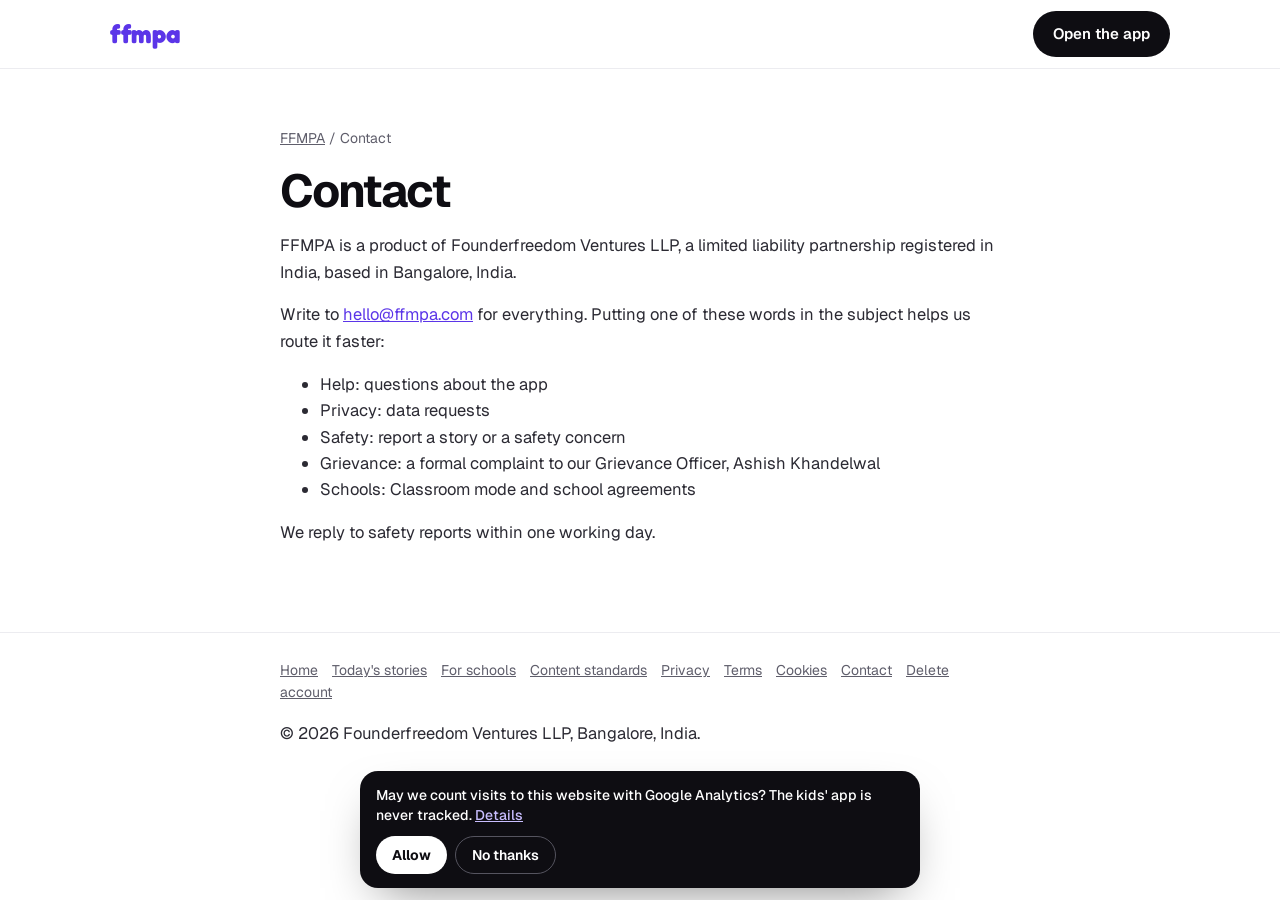
<file: site/contact/index.html>
<!DOCTYPE html>
<html lang="en"><head><meta charset="utf-8"><meta name="viewport" content="width=device-width, initial-scale=1"><meta name="color-scheme" content="light only">
<title>Contact | FFMPA</title><meta name="description" content="How to reach the FFMPA team, report a mistake or raise a concern."><meta name="robots" content="index,follow">
<link rel="canonical" href="https://ffmpa.com/contact/">
<meta property="og:type" content="website"><meta property="og:site_name" content="FFMPA">
<meta property="og:title" content="Contact | FFMPA"><meta property="og:description" content="How to reach the FFMPA team, report a mistake or raise a concern.">
<meta property="og:url" content="https://ffmpa.com/contact/"><meta property="og:image" content="https://ffmpa.com/assets/og.png"><meta property="og:image:width" content="1200"><meta property="og:image:height" content="630"><meta property="og:image:alt" content="FFMPA, real news made for kids">
<meta name="twitter:card" content="summary_large_image"><meta name="twitter:title" content="Contact | FFMPA"><meta name="twitter:description" content="How to reach the FFMPA team, report a mistake or raise a concern."><meta name="twitter:image" content="https://ffmpa.com/assets/og.png">
<link rel="icon" href="/favicon.ico" sizes="32x32">
<link rel="icon" type="image/png" sizes="192x192" href="/assets/icon-192.png">
<link rel="apple-touch-icon" href="/assets/apple-touch-icon.png">
<link rel="manifest" href="/manifest.webmanifest">
<meta name="theme-color" content="#FFFFFF">
<meta name="apple-mobile-web-app-capable" content="yes">
<meta name="apple-mobile-web-app-title" content="FFMPA">
<link rel="preconnect" href="https://fonts.googleapis.com"><link rel="preconnect" href="https://fonts.gstatic.com" crossorigin>
<link href="https://fonts.googleapis.com/css2?family=Fredoka:wght@600;700&family=Geist:wght@400;500;600;700&display=swap" rel="stylesheet">
<style>:root{--ink:#0E0D12;--muted:#5F5E6B;--line:#ECECF0;--brand:#5B35E8}
*{box-sizing:border-box}html{color-scheme:light only}body{margin:0;font-family:Geist,ui-sans-serif,system-ui,sans-serif;color:var(--ink);background:#fff;line-height:1.6;-webkit-font-smoothing:antialiased}
.w{max-width:760px;margin:0 auto;padding:0 20px}header.t{border-bottom:1px solid var(--line)}header.t .w{display:flex;justify-content:space-between;align-items:center;height:68px;max-width:1100px}
.lg{font-family:Fredoka,Geist,sans-serif;font-weight:700;font-size:26px;text-decoration:none;color:var(--brand);letter-spacing:-.01em}
.btn{display:inline-block;background:var(--ink);color:#fff;text-decoration:none;border-radius:999px;padding:11px 20px;font-weight:600;font-size:15px}
main{padding:44px 0 70px}h1{font-size:clamp(32px,5vw,46px);line-height:1.05;letter-spacing:-.04em;margin:0 0 14px}h2{font-size:23px;letter-spacing:-.02em;margin:34px 0 8px}h3{font-size:18px;margin:22px 0 6px}
p,li{font-size:16.5px;color:#2B2A33}.lede{font-size:19px;color:var(--muted)}a{color:var(--brand)}.summary{font-size:18px}.draft{background:#FFF6E0;border-radius:14px;padding:12px 16px;font-size:14.5px}
.crumbs{font-size:14px;color:var(--muted);margin-bottom:18px}.crumbs a{color:var(--muted)}
.cards{display:grid;grid-template-columns:1fr 1fr;gap:14px;margin:18px 0}.cards div{border:1px solid var(--line);border-radius:20px;padding:18px}.cards h3{margin-top:0}
@media(max-width:640px){.cards{grid-template-columns:1fr}}
footer{border-top:1px solid var(--line);padding:26px 0;font-size:14px;color:var(--muted)}footer a{color:var(--muted);margin-right:14px}</style><script>window.dataLayer=window.dataLayer||[];function gtag(){dataLayer.push(arguments);}
gtag('consent','default',{analytics_storage:(function(){try{return localStorage.getItem('ffmpa-analytics')==='yes'?'granted':'denied'}catch(e){return 'denied'}})(),ad_storage:'denied',ad_user_data:'denied',ad_personalization:'denied'});
gtag('js',new Date());gtag('config','G-JW4QZ308GS',{allow_google_signals:false,allow_ad_personalization_signals:false});</script>
<script async src="https://www.googletagmanager.com/gtag/js?id=G-JW4QZ308GS"></script></head>
<body><header class="t"><div class="w"><a class="lg" href="/" aria-label="FFMPA home">ffmpa</a><a class="btn" href="/app/">Open the app</a></div></header>
<main><div class="w"><p class="crumbs"><a href="/">FFMPA</a> / Contact</p><h1>Contact</h1>
    <p>FFMPA is a product of Founderfreedom Ventures LLP, a limited liability partnership registered in India, based in Bangalore, India.</p>
    <p>Write to <a href="mailto:hello@ffmpa.com">hello@ffmpa.com</a> for everything. Putting one of these words in the subject helps us route it faster:</p><ul><li>Help: questions about the app</li><li>Privacy: data requests</li><li>Safety: report a story or a safety concern</li><li>Grievance: a formal complaint to our Grievance Officer, Ashish Khandelwal</li><li>Schools: Classroom mode and school agreements</li></ul>
    <p>We reply to safety reports within one working day.</p></div></main>
<footer><div class="w"><a href="/">Home</a><a href="/s/">Today's stories</a><a href="/schools/">For schools</a><a href="/safety/">Content standards</a><a href="/privacy/">Privacy</a><a href="/terms/">Terms</a><a href="/cookies/">Cookies</a><a href="/contact/">Contact</a><a href="/delete-account/">Delete account</a><p>© 2026 Founderfreedom Ventures LLP, Bangalore, India.</p></div></footer><div id="gaAsk" hidden style="position:fixed;left:12px;right:12px;bottom:12px;z-index:999;max-width:560px;margin:0 auto;background:#0E0D12;color:#fff;border-radius:18px;padding:14px 16px;font:500 14px/1.45 Geist,system-ui,sans-serif;box-shadow:0 20px 50px -20px rgba(0,0,0,.5)">May we count visits to this website with Google Analytics? The kids' app is never tracked. <a href="/cookies/" style="color:#C9BEFF">Details</a>
<div style="display:flex;gap:8px;margin-top:10px"><button id="gaYes" style="border:0;border-radius:999px;padding:8px 16px;font:inherit;font-weight:700;background:#fff;color:#0E0D12;cursor:pointer">Allow</button><button id="gaNo" style="border:1px solid #55545F;border-radius:999px;padding:8px 16px;font:inherit;font-weight:600;background:transparent;color:#fff;cursor:pointer">No thanks</button></div></div>
<script>(function(){var k='ffmpa-analytics',v=null;try{v=localStorage.getItem(k)}catch(e){}var b=document.getElementById('gaAsk');if(!b)return;if(!v)b.hidden=false;function set(x){try{localStorage.setItem(k,x)}catch(e){}b.hidden=true;if(x==='yes')gtag('consent','update',{analytics_storage:'granted'});}
document.getElementById('gaYes').onclick=function(){set('yes')};document.getElementById('gaNo').onclick=function(){set('no')};})();</script></body></html>
</file>
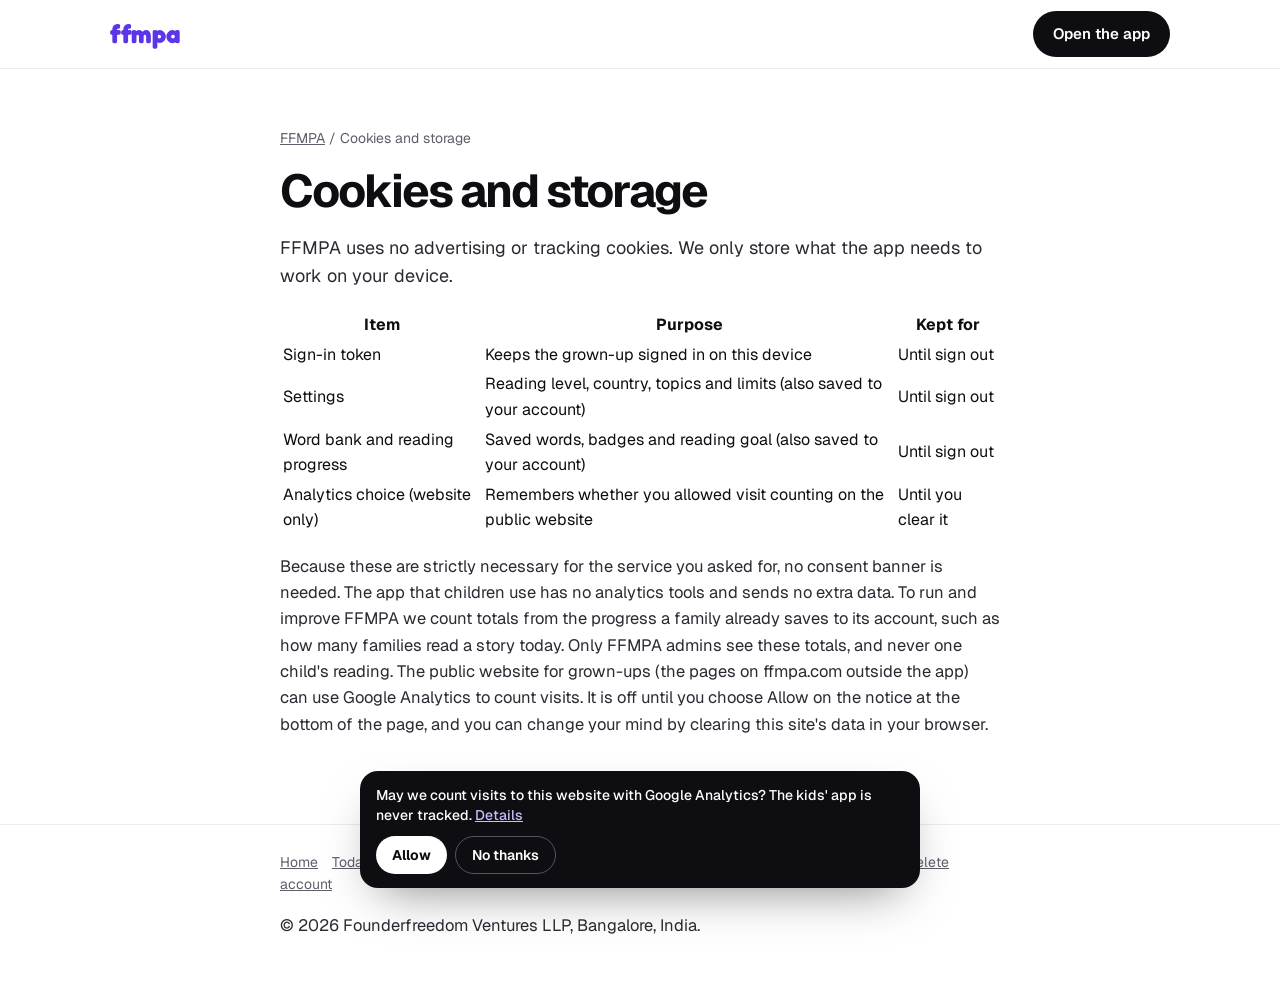
<file: site/cookies/index.html>
<!DOCTYPE html>
<html lang="en"><head><meta charset="utf-8"><meta name="viewport" content="width=device-width, initial-scale=1"><meta name="color-scheme" content="light only">
<title>Cookies and storage | FFMPA</title><meta name="description" content="How FFMPA uses cookies and on-device storage."><meta name="robots" content="index,follow">
<link rel="canonical" href="https://ffmpa.com/cookies/">
<meta property="og:type" content="website"><meta property="og:site_name" content="FFMPA">
<meta property="og:title" content="Cookies and storage | FFMPA"><meta property="og:description" content="How FFMPA uses cookies and on-device storage.">
<meta property="og:url" content="https://ffmpa.com/cookies/"><meta property="og:image" content="https://ffmpa.com/assets/og.png"><meta property="og:image:width" content="1200"><meta property="og:image:height" content="630"><meta property="og:image:alt" content="FFMPA, real news made for kids">
<meta name="twitter:card" content="summary_large_image"><meta name="twitter:title" content="Cookies and storage | FFMPA"><meta name="twitter:description" content="How FFMPA uses cookies and on-device storage."><meta name="twitter:image" content="https://ffmpa.com/assets/og.png">
<link rel="icon" href="/favicon.ico" sizes="32x32">
<link rel="icon" type="image/png" sizes="192x192" href="/assets/icon-192.png">
<link rel="apple-touch-icon" href="/assets/apple-touch-icon.png">
<link rel="manifest" href="/manifest.webmanifest">
<meta name="theme-color" content="#FFFFFF">
<meta name="apple-mobile-web-app-capable" content="yes">
<meta name="apple-mobile-web-app-title" content="FFMPA">
<link rel="preconnect" href="https://fonts.googleapis.com"><link rel="preconnect" href="https://fonts.gstatic.com" crossorigin>
<link href="https://fonts.googleapis.com/css2?family=Fredoka:wght@600;700&family=Geist:wght@400;500;600;700&display=swap" rel="stylesheet">
<style>:root{--ink:#0E0D12;--muted:#5F5E6B;--line:#ECECF0;--brand:#5B35E8}
*{box-sizing:border-box}html{color-scheme:light only}body{margin:0;font-family:Geist,ui-sans-serif,system-ui,sans-serif;color:var(--ink);background:#fff;line-height:1.6;-webkit-font-smoothing:antialiased}
.w{max-width:760px;margin:0 auto;padding:0 20px}header.t{border-bottom:1px solid var(--line)}header.t .w{display:flex;justify-content:space-between;align-items:center;height:68px;max-width:1100px}
.lg{font-family:Fredoka,Geist,sans-serif;font-weight:700;font-size:26px;text-decoration:none;color:var(--brand);letter-spacing:-.01em}
.btn{display:inline-block;background:var(--ink);color:#fff;text-decoration:none;border-radius:999px;padding:11px 20px;font-weight:600;font-size:15px}
main{padding:44px 0 70px}h1{font-size:clamp(32px,5vw,46px);line-height:1.05;letter-spacing:-.04em;margin:0 0 14px}h2{font-size:23px;letter-spacing:-.02em;margin:34px 0 8px}h3{font-size:18px;margin:22px 0 6px}
p,li{font-size:16.5px;color:#2B2A33}.lede{font-size:19px;color:var(--muted)}a{color:var(--brand)}.summary{font-size:18px}.draft{background:#FFF6E0;border-radius:14px;padding:12px 16px;font-size:14.5px}
.crumbs{font-size:14px;color:var(--muted);margin-bottom:18px}.crumbs a{color:var(--muted)}
.cards{display:grid;grid-template-columns:1fr 1fr;gap:14px;margin:18px 0}.cards div{border:1px solid var(--line);border-radius:20px;padding:18px}.cards h3{margin-top:0}
@media(max-width:640px){.cards{grid-template-columns:1fr}}
footer{border-top:1px solid var(--line);padding:26px 0;font-size:14px;color:var(--muted)}footer a{color:var(--muted);margin-right:14px}</style><script>window.dataLayer=window.dataLayer||[];function gtag(){dataLayer.push(arguments);}
gtag('consent','default',{analytics_storage:(function(){try{return localStorage.getItem('ffmpa-analytics')==='yes'?'granted':'denied'}catch(e){return 'denied'}})(),ad_storage:'denied',ad_user_data:'denied',ad_personalization:'denied'});
gtag('js',new Date());gtag('config','G-JW4QZ308GS',{allow_google_signals:false,allow_ad_personalization_signals:false});</script>
<script async src="https://www.googletagmanager.com/gtag/js?id=G-JW4QZ308GS"></script></head>
<body><header class="t"><div class="w"><a class="lg" href="/" aria-label="FFMPA home">ffmpa</a><a class="btn" href="/app/">Open the app</a></div></header>
<main><div class="w"><p class="crumbs"><a href="/">FFMPA</a> / Cookies and storage</p><h1>Cookies and storage</h1>
    <p class="summary">FFMPA uses no advertising or tracking cookies. We only store what the app needs to work on your device.</p>
    <div class="tablewrap"><table><thead><tr><th>Item</th><th>Purpose</th><th>Kept for</th></tr></thead><tbody>
      <tr><td>Sign-in token</td><td>Keeps the grown-up signed in on this device</td><td>Until sign out</td></tr>
      <tr><td>Settings</td><td>Reading level, country, topics and limits (also saved to your account)</td><td>Until sign out</td></tr>
      <tr><td>Word bank and reading progress</td><td>Saved words, badges and reading goal (also saved to your account)</td><td>Until sign out</td></tr>
      <tr><td>Analytics choice (website only)</td><td>Remembers whether you allowed visit counting on the public website</td><td>Until you clear it</td></tr>
    </tbody></table></div>
    <p>Because these are strictly necessary for the service you asked for, no consent banner is needed. The app that children use has no analytics tools and sends no extra data. To run and improve FFMPA we count totals from the progress a family already saves to its account, such as how many families read a story today. Only FFMPA admins see these totals, and never one child's reading. The public website for grown-ups (the pages on ffmpa.com outside the app) can use Google Analytics to count visits. It is off until you choose Allow on the notice at the bottom of the page, and you can change your mind by clearing this site's data in your browser.</p></div></main>
<footer><div class="w"><a href="/">Home</a><a href="/s/">Today's stories</a><a href="/schools/">For schools</a><a href="/safety/">Content standards</a><a href="/privacy/">Privacy</a><a href="/terms/">Terms</a><a href="/cookies/">Cookies</a><a href="/contact/">Contact</a><a href="/delete-account/">Delete account</a><p>© 2026 Founderfreedom Ventures LLP, Bangalore, India.</p></div></footer><div id="gaAsk" hidden style="position:fixed;left:12px;right:12px;bottom:12px;z-index:999;max-width:560px;margin:0 auto;background:#0E0D12;color:#fff;border-radius:18px;padding:14px 16px;font:500 14px/1.45 Geist,system-ui,sans-serif;box-shadow:0 20px 50px -20px rgba(0,0,0,.5)">May we count visits to this website with Google Analytics? The kids' app is never tracked. <a href="/cookies/" style="color:#C9BEFF">Details</a>
<div style="display:flex;gap:8px;margin-top:10px"><button id="gaYes" style="border:0;border-radius:999px;padding:8px 16px;font:inherit;font-weight:700;background:#fff;color:#0E0D12;cursor:pointer">Allow</button><button id="gaNo" style="border:1px solid #55545F;border-radius:999px;padding:8px 16px;font:inherit;font-weight:600;background:transparent;color:#fff;cursor:pointer">No thanks</button></div></div>
<script>(function(){var k='ffmpa-analytics',v=null;try{v=localStorage.getItem(k)}catch(e){}var b=document.getElementById('gaAsk');if(!b)return;if(!v)b.hidden=false;function set(x){try{localStorage.setItem(k,x)}catch(e){}b.hidden=true;if(x==='yes')gtag('consent','update',{analytics_storage:'granted'});}
document.getElementById('gaYes').onclick=function(){set('yes')};document.getElementById('gaNo').onclick=function(){set('no')};})();</script></body></html>
</file>
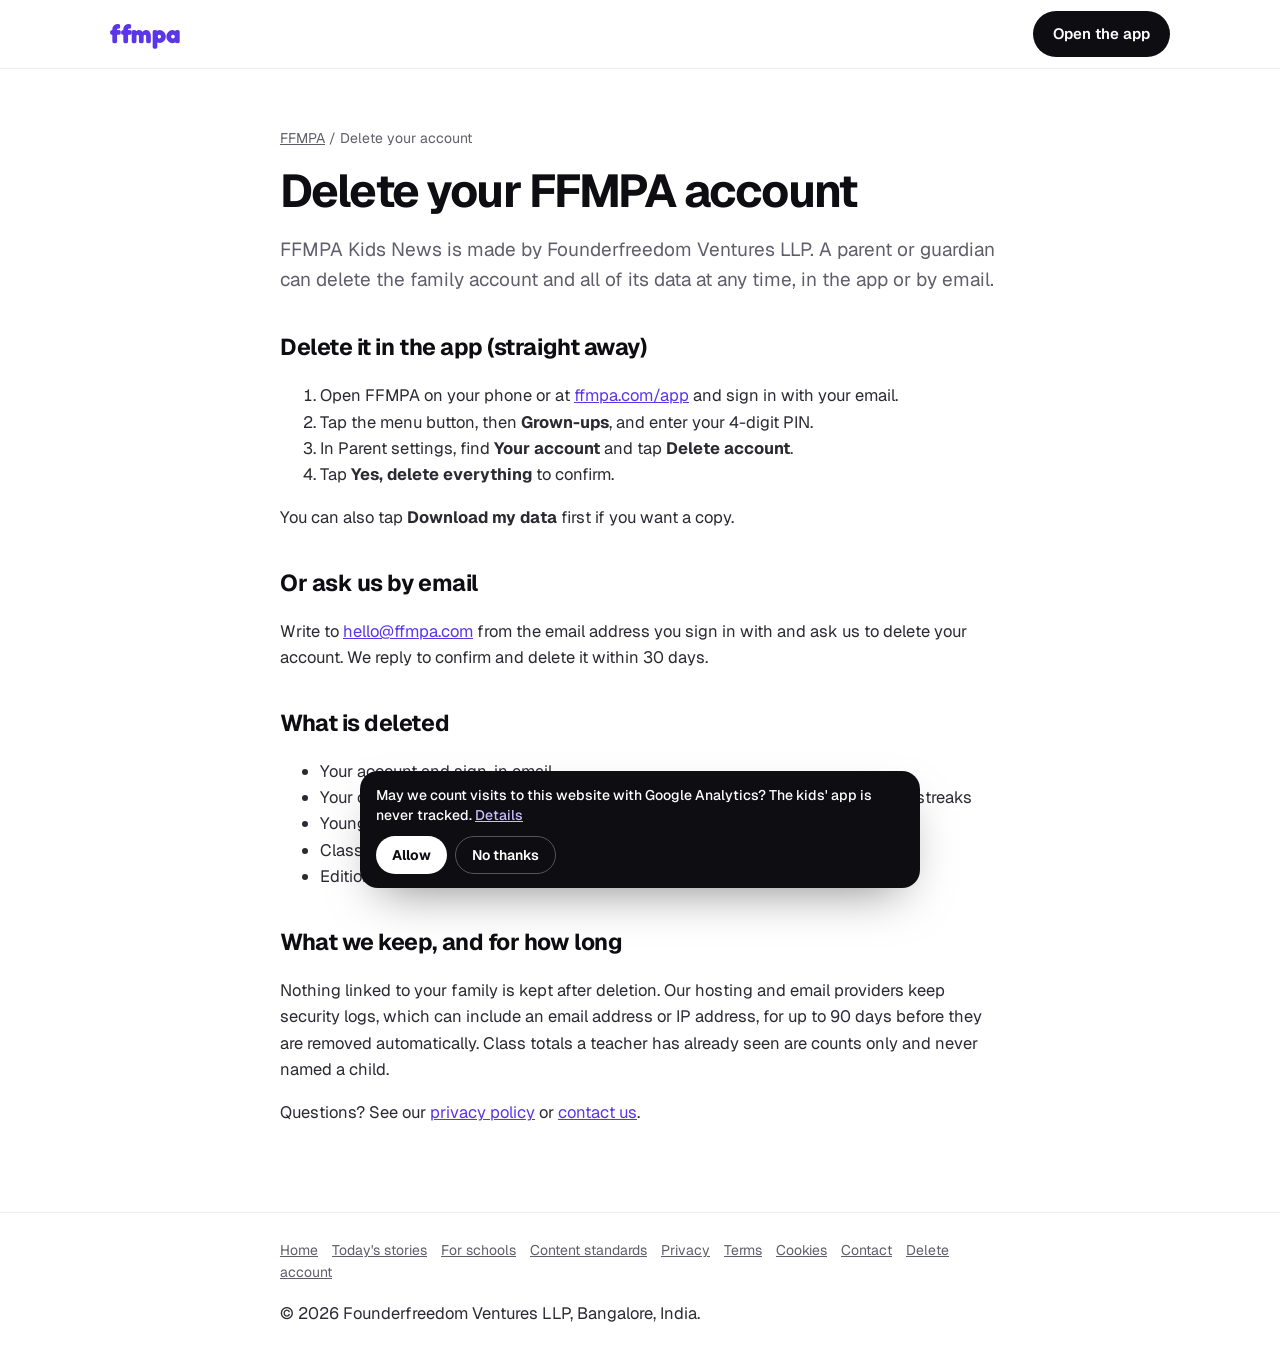
<file: site/delete-account/index.html>
<!DOCTYPE html>
<html lang="en"><head><meta charset="utf-8"><meta name="viewport" content="width=device-width, initial-scale=1"><meta name="color-scheme" content="light only">
<title>Delete your account | FFMPA</title><meta name="description" content="How a parent deletes an FFMPA Kids News account and all of its data, in the app or by email, and what is kept."><meta name="robots" content="index,follow">
<link rel="canonical" href="https://ffmpa.com/delete-account/">
<meta property="og:type" content="website"><meta property="og:site_name" content="FFMPA">
<meta property="og:title" content="Delete your account | FFMPA"><meta property="og:description" content="How a parent deletes an FFMPA Kids News account and all of its data, in the app or by email, and what is kept.">
<meta property="og:url" content="https://ffmpa.com/delete-account/"><meta property="og:image" content="https://ffmpa.com/assets/og.png"><meta property="og:image:width" content="1200"><meta property="og:image:height" content="630"><meta property="og:image:alt" content="FFMPA, real news made for kids">
<meta name="twitter:card" content="summary_large_image"><meta name="twitter:title" content="Delete your account | FFMPA"><meta name="twitter:description" content="How a parent deletes an FFMPA Kids News account and all of its data, in the app or by email, and what is kept."><meta name="twitter:image" content="https://ffmpa.com/assets/og.png">
<link rel="icon" href="/favicon.ico" sizes="32x32">
<link rel="icon" type="image/png" sizes="192x192" href="/assets/icon-192.png">
<link rel="apple-touch-icon" href="/assets/apple-touch-icon.png">
<link rel="manifest" href="/manifest.webmanifest">
<meta name="theme-color" content="#FFFFFF">
<meta name="apple-mobile-web-app-capable" content="yes">
<meta name="apple-mobile-web-app-title" content="FFMPA">
<link rel="preconnect" href="https://fonts.googleapis.com"><link rel="preconnect" href="https://fonts.gstatic.com" crossorigin>
<link href="https://fonts.googleapis.com/css2?family=Fredoka:wght@600;700&family=Geist:wght@400;500;600;700&display=swap" rel="stylesheet">
<style>:root{--ink:#0E0D12;--muted:#5F5E6B;--line:#ECECF0;--brand:#5B35E8}
*{box-sizing:border-box}html{color-scheme:light only}body{margin:0;font-family:Geist,ui-sans-serif,system-ui,sans-serif;color:var(--ink);background:#fff;line-height:1.6;-webkit-font-smoothing:antialiased}
.w{max-width:760px;margin:0 auto;padding:0 20px}header.t{border-bottom:1px solid var(--line)}header.t .w{display:flex;justify-content:space-between;align-items:center;height:68px;max-width:1100px}
.lg{font-family:Fredoka,Geist,sans-serif;font-weight:700;font-size:26px;text-decoration:none;color:var(--brand);letter-spacing:-.01em}
.btn{display:inline-block;background:var(--ink);color:#fff;text-decoration:none;border-radius:999px;padding:11px 20px;font-weight:600;font-size:15px}
main{padding:44px 0 70px}h1{font-size:clamp(32px,5vw,46px);line-height:1.05;letter-spacing:-.04em;margin:0 0 14px}h2{font-size:23px;letter-spacing:-.02em;margin:34px 0 8px}h3{font-size:18px;margin:22px 0 6px}
p,li{font-size:16.5px;color:#2B2A33}.lede{font-size:19px;color:var(--muted)}a{color:var(--brand)}.summary{font-size:18px}.draft{background:#FFF6E0;border-radius:14px;padding:12px 16px;font-size:14.5px}
.crumbs{font-size:14px;color:var(--muted);margin-bottom:18px}.crumbs a{color:var(--muted)}
.cards{display:grid;grid-template-columns:1fr 1fr;gap:14px;margin:18px 0}.cards div{border:1px solid var(--line);border-radius:20px;padding:18px}.cards h3{margin-top:0}
@media(max-width:640px){.cards{grid-template-columns:1fr}}
footer{border-top:1px solid var(--line);padding:26px 0;font-size:14px;color:var(--muted)}footer a{color:var(--muted);margin-right:14px}</style><script>window.dataLayer=window.dataLayer||[];function gtag(){dataLayer.push(arguments);}
gtag('consent','default',{analytics_storage:(function(){try{return localStorage.getItem('ffmpa-analytics')==='yes'?'granted':'denied'}catch(e){return 'denied'}})(),ad_storage:'denied',ad_user_data:'denied',ad_personalization:'denied'});
gtag('js',new Date());gtag('config','G-JW4QZ308GS',{allow_google_signals:false,allow_ad_personalization_signals:false});</script>
<script async src="https://www.googletagmanager.com/gtag/js?id=G-JW4QZ308GS"></script></head>
<body><header class="t"><div class="w"><a class="lg" href="/" aria-label="FFMPA home">ffmpa</a><a class="btn" href="/app/">Open the app</a></div></header>
<main><div class="w"><p class="crumbs"><a href="/">FFMPA</a> / Delete your account</p><h1>Delete your FFMPA account</h1>
<p class="lede">FFMPA Kids News is made by Founderfreedom Ventures LLP. A parent or guardian can delete the family account and all of its data at any time, in the app or by email.</p>
<h2>Delete it in the app (straight away)</h2>
<ol><li>Open FFMPA on your phone or at <a href="/app/">ffmpa.com/app</a> and sign in with your email.</li><li>Tap the menu button, then <b>Grown-ups</b>, and enter your 4-digit PIN.</li><li>In Parent settings, find <b>Your account</b> and tap <b>Delete account</b>.</li><li>Tap <b>Yes, delete everything</b> to confirm.</li></ol>
<p>You can also tap <b>Download my data</b> first if you want a copy.</p>
<h2>Or ask us by email</h2>
<p>Write to <a href="mailto:hello@ffmpa.com?subject=Delete%20my%20FFMPA%20account">hello@ffmpa.com</a> from the email address you sign in with and ask us to delete your account. We reply to confirm and delete it within 30 days.</p>
<h2>What is deleted</h2>
<ul><li>Your account and sign-in email</li><li>Your child's first name or nickname, settings, reading progress, quiz scores and streaks</li><li>Young reporter reports your child wrote</li><li>Classes you run as a teacher, and your child's place in any class</li><li>Edition alert subscriptions for your devices</li></ul>
<h2>What we keep, and for how long</h2>
<p>Nothing linked to your family is kept after deletion. Our hosting and email providers keep security logs, which can include an email address or IP address, for up to 90 days before they are removed automatically. Class totals a teacher has already seen are counts only and never named a child.</p>
<p>Questions? See our <a href="/privacy/">privacy policy</a> or <a href="/contact/">contact us</a>.</p></div></main>
<footer><div class="w"><a href="/">Home</a><a href="/s/">Today's stories</a><a href="/schools/">For schools</a><a href="/safety/">Content standards</a><a href="/privacy/">Privacy</a><a href="/terms/">Terms</a><a href="/cookies/">Cookies</a><a href="/contact/">Contact</a><a href="/delete-account/">Delete account</a><p>© 2026 Founderfreedom Ventures LLP, Bangalore, India.</p></div></footer><div id="gaAsk" hidden style="position:fixed;left:12px;right:12px;bottom:12px;z-index:999;max-width:560px;margin:0 auto;background:#0E0D12;color:#fff;border-radius:18px;padding:14px 16px;font:500 14px/1.45 Geist,system-ui,sans-serif;box-shadow:0 20px 50px -20px rgba(0,0,0,.5)">May we count visits to this website with Google Analytics? The kids' app is never tracked. <a href="/cookies/" style="color:#C9BEFF">Details</a>
<div style="display:flex;gap:8px;margin-top:10px"><button id="gaYes" style="border:0;border-radius:999px;padding:8px 16px;font:inherit;font-weight:700;background:#fff;color:#0E0D12;cursor:pointer">Allow</button><button id="gaNo" style="border:1px solid #55545F;border-radius:999px;padding:8px 16px;font:inherit;font-weight:600;background:transparent;color:#fff;cursor:pointer">No thanks</button></div></div>
<script>(function(){var k='ffmpa-analytics',v=null;try{v=localStorage.getItem(k)}catch(e){}var b=document.getElementById('gaAsk');if(!b)return;if(!v)b.hidden=false;function set(x){try{localStorage.setItem(k,x)}catch(e){}b.hidden=true;if(x==='yes')gtag('consent','update',{analytics_storage:'granted'});}
document.getElementById('gaYes').onclick=function(){set('yes')};document.getElementById('gaNo').onclick=function(){set('no')};})();</script></body></html>
</file>
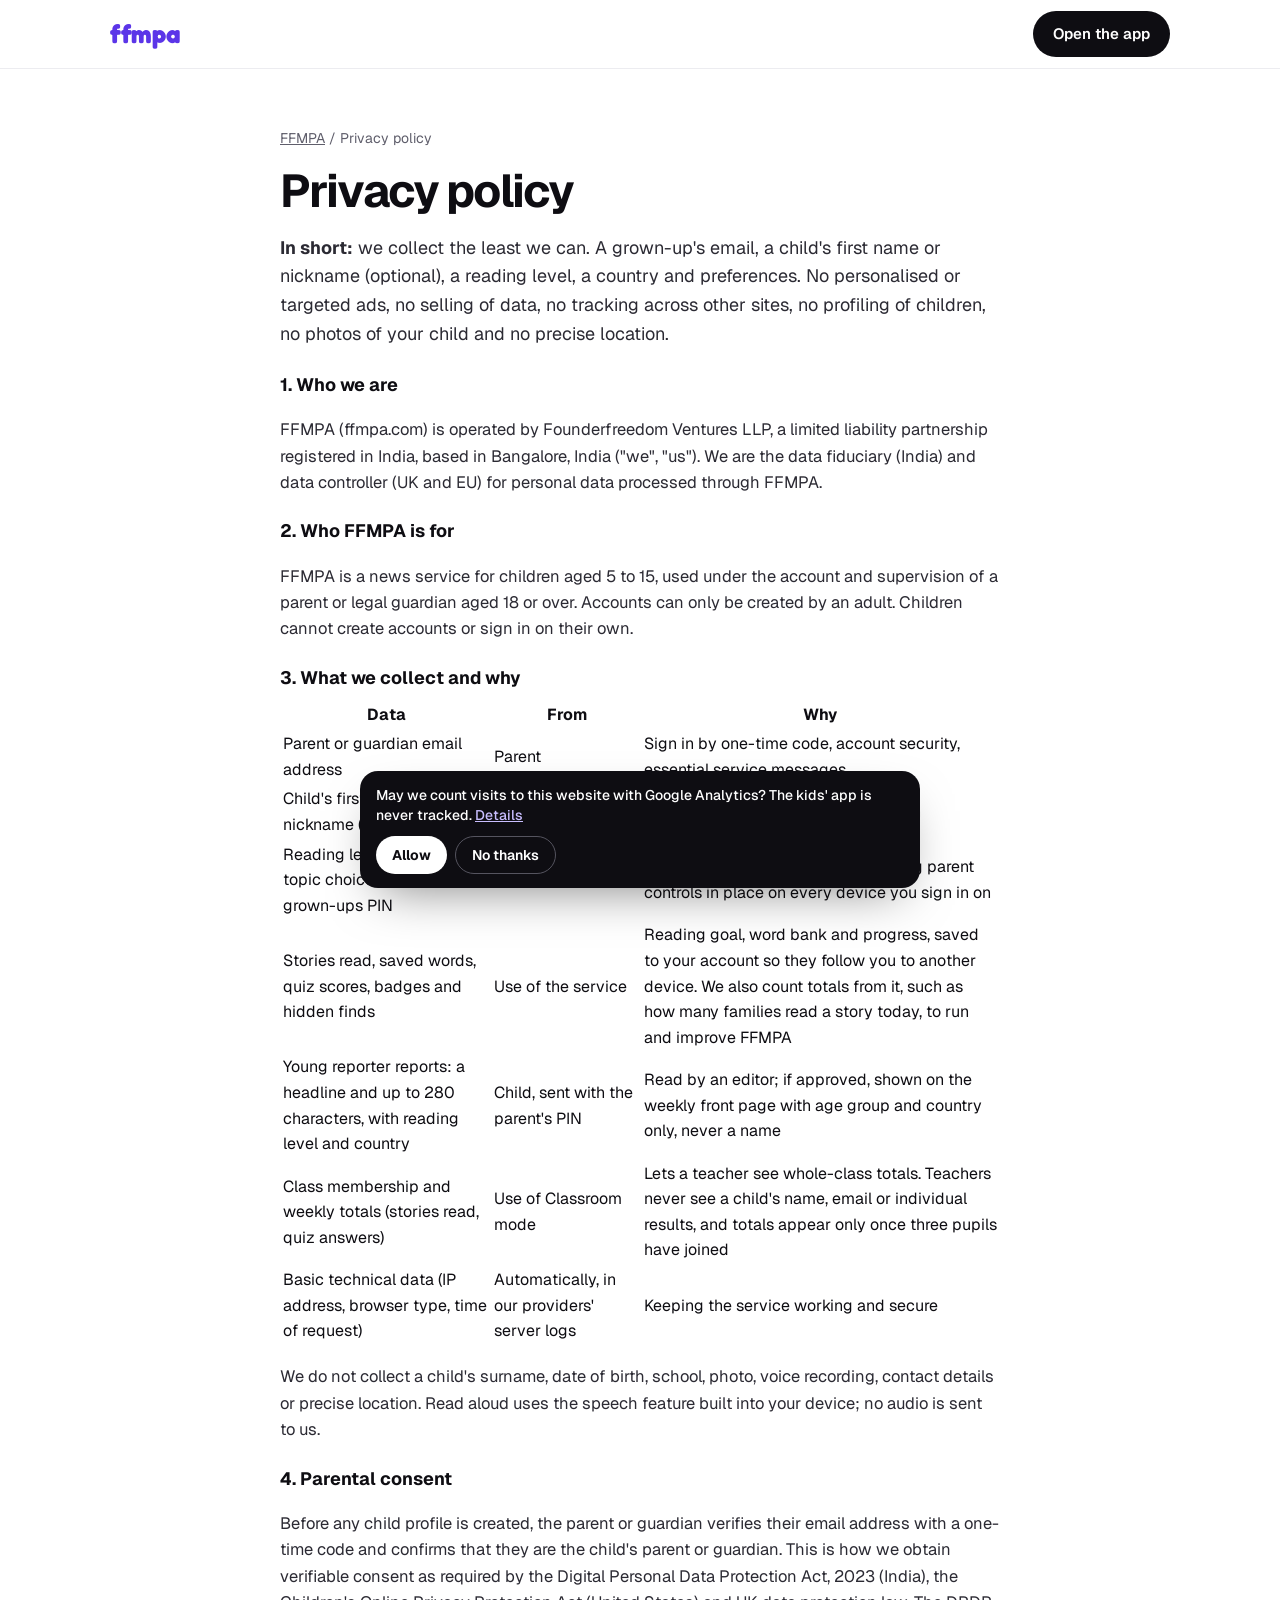
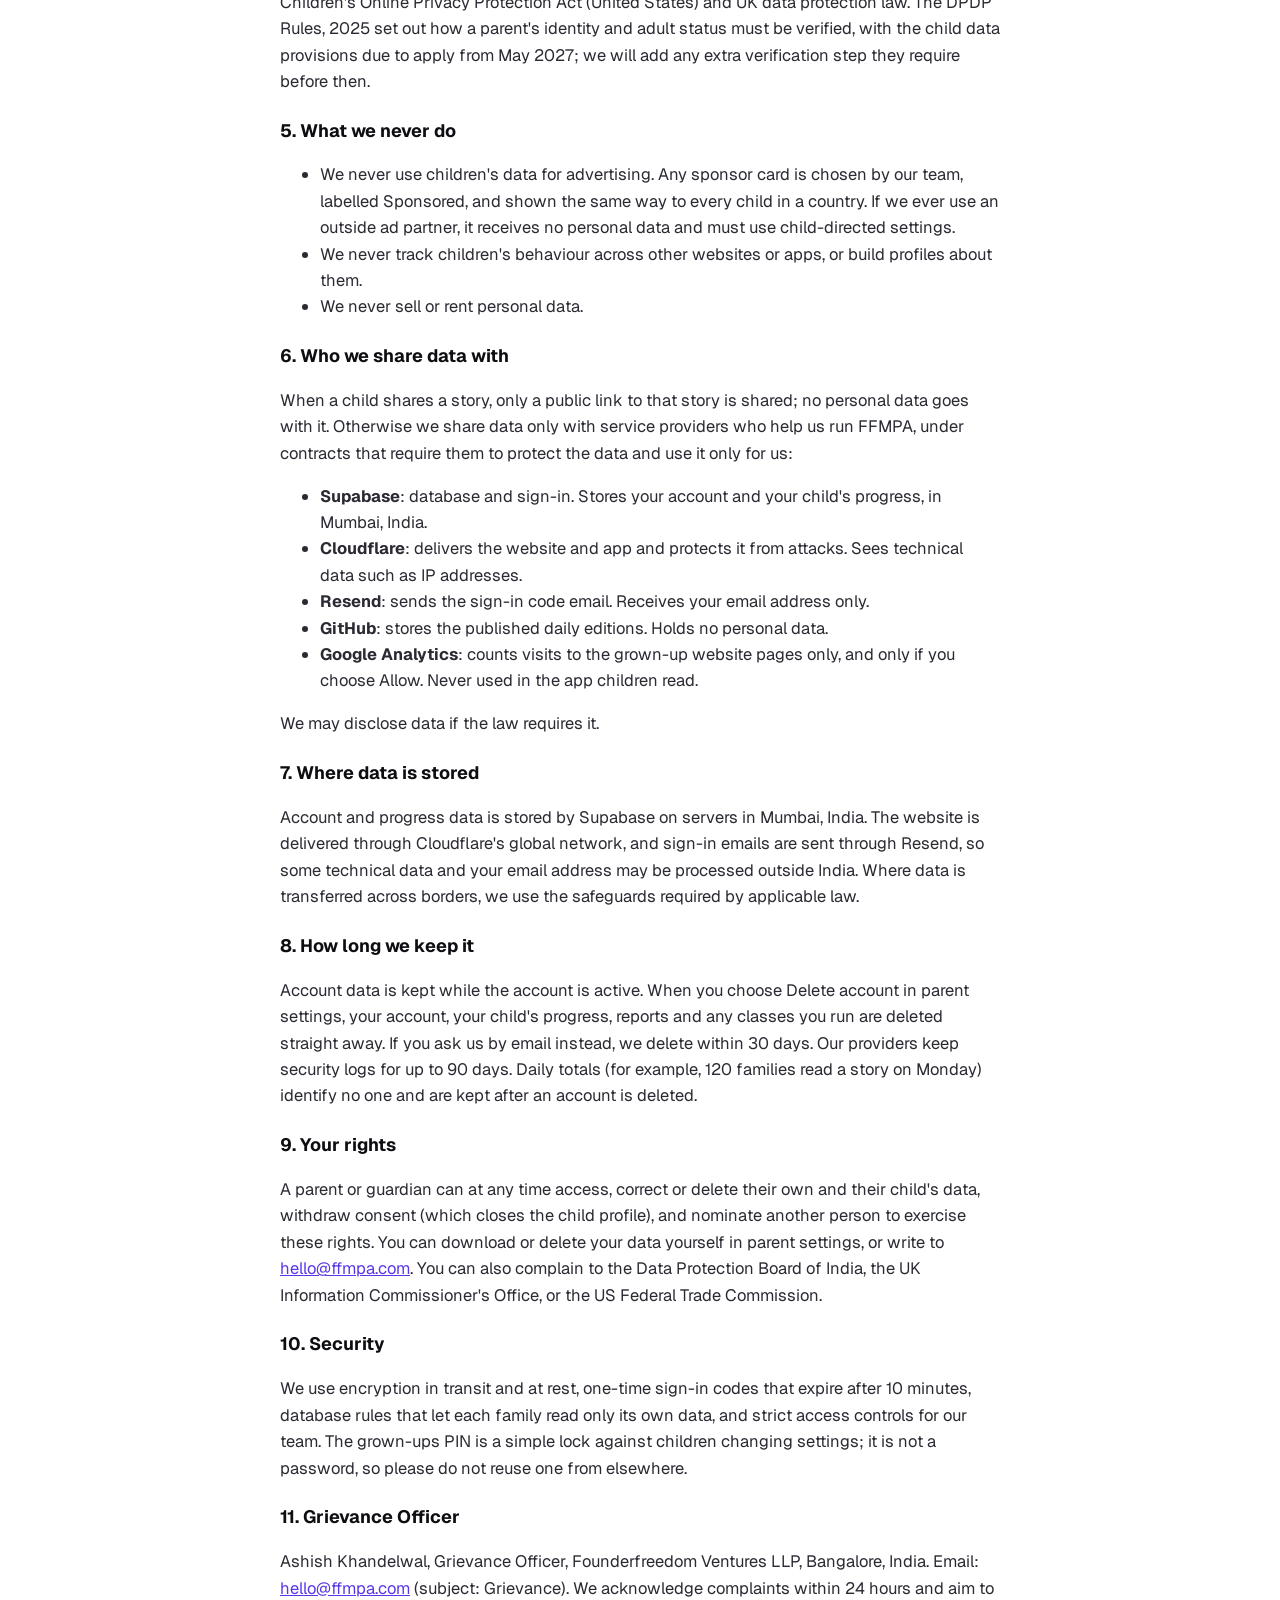
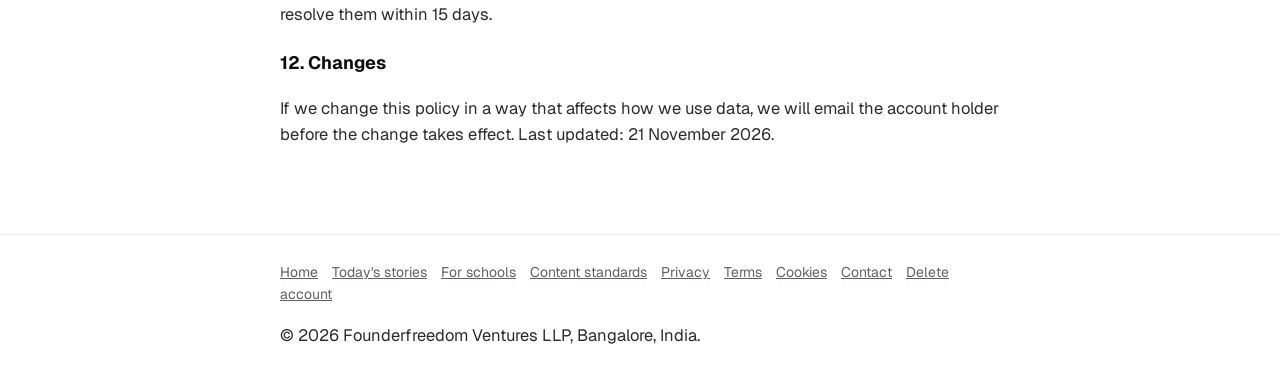
<file: site/privacy/index.html>
<!DOCTYPE html>
<html lang="en"><head><meta charset="utf-8"><meta name="viewport" content="width=device-width, initial-scale=1"><meta name="color-scheme" content="light only">
<title>Privacy policy | FFMPA</title><meta name="description" content="What FFMPA collects about families and children, why, and the choices parents have."><meta name="robots" content="index,follow">
<link rel="canonical" href="https://ffmpa.com/privacy/">
<meta property="og:type" content="website"><meta property="og:site_name" content="FFMPA">
<meta property="og:title" content="Privacy policy | FFMPA"><meta property="og:description" content="What FFMPA collects about families and children, why, and the choices parents have.">
<meta property="og:url" content="https://ffmpa.com/privacy/"><meta property="og:image" content="https://ffmpa.com/assets/og.png"><meta property="og:image:width" content="1200"><meta property="og:image:height" content="630"><meta property="og:image:alt" content="FFMPA, real news made for kids">
<meta name="twitter:card" content="summary_large_image"><meta name="twitter:title" content="Privacy policy | FFMPA"><meta name="twitter:description" content="What FFMPA collects about families and children, why, and the choices parents have."><meta name="twitter:image" content="https://ffmpa.com/assets/og.png">
<link rel="icon" href="/favicon.ico" sizes="32x32">
<link rel="icon" type="image/png" sizes="192x192" href="/assets/icon-192.png">
<link rel="apple-touch-icon" href="/assets/apple-touch-icon.png">
<link rel="manifest" href="/manifest.webmanifest">
<meta name="theme-color" content="#FFFFFF">
<meta name="apple-mobile-web-app-capable" content="yes">
<meta name="apple-mobile-web-app-title" content="FFMPA">
<link rel="preconnect" href="https://fonts.googleapis.com"><link rel="preconnect" href="https://fonts.gstatic.com" crossorigin>
<link href="https://fonts.googleapis.com/css2?family=Fredoka:wght@600;700&family=Geist:wght@400;500;600;700&display=swap" rel="stylesheet">
<style>:root{--ink:#0E0D12;--muted:#5F5E6B;--line:#ECECF0;--brand:#5B35E8}
*{box-sizing:border-box}html{color-scheme:light only}body{margin:0;font-family:Geist,ui-sans-serif,system-ui,sans-serif;color:var(--ink);background:#fff;line-height:1.6;-webkit-font-smoothing:antialiased}
.w{max-width:760px;margin:0 auto;padding:0 20px}header.t{border-bottom:1px solid var(--line)}header.t .w{display:flex;justify-content:space-between;align-items:center;height:68px;max-width:1100px}
.lg{font-family:Fredoka,Geist,sans-serif;font-weight:700;font-size:26px;text-decoration:none;color:var(--brand);letter-spacing:-.01em}
.btn{display:inline-block;background:var(--ink);color:#fff;text-decoration:none;border-radius:999px;padding:11px 20px;font-weight:600;font-size:15px}
main{padding:44px 0 70px}h1{font-size:clamp(32px,5vw,46px);line-height:1.05;letter-spacing:-.04em;margin:0 0 14px}h2{font-size:23px;letter-spacing:-.02em;margin:34px 0 8px}h3{font-size:18px;margin:22px 0 6px}
p,li{font-size:16.5px;color:#2B2A33}.lede{font-size:19px;color:var(--muted)}a{color:var(--brand)}.summary{font-size:18px}.draft{background:#FFF6E0;border-radius:14px;padding:12px 16px;font-size:14.5px}
.crumbs{font-size:14px;color:var(--muted);margin-bottom:18px}.crumbs a{color:var(--muted)}
.cards{display:grid;grid-template-columns:1fr 1fr;gap:14px;margin:18px 0}.cards div{border:1px solid var(--line);border-radius:20px;padding:18px}.cards h3{margin-top:0}
@media(max-width:640px){.cards{grid-template-columns:1fr}}
footer{border-top:1px solid var(--line);padding:26px 0;font-size:14px;color:var(--muted)}footer a{color:var(--muted);margin-right:14px}</style><script>window.dataLayer=window.dataLayer||[];function gtag(){dataLayer.push(arguments);}
gtag('consent','default',{analytics_storage:(function(){try{return localStorage.getItem('ffmpa-analytics')==='yes'?'granted':'denied'}catch(e){return 'denied'}})(),ad_storage:'denied',ad_user_data:'denied',ad_personalization:'denied'});
gtag('js',new Date());gtag('config','G-JW4QZ308GS',{allow_google_signals:false,allow_ad_personalization_signals:false});</script>
<script async src="https://www.googletagmanager.com/gtag/js?id=G-JW4QZ308GS"></script></head>
<body><header class="t"><div class="w"><a class="lg" href="/" aria-label="FFMPA home">ffmpa</a><a class="btn" href="/app/">Open the app</a></div></header>
<main><div class="w"><p class="crumbs"><a href="/">FFMPA</a> / Privacy policy</p><h1>Privacy policy</h1>
    <p class="summary"><b>In short:</b> we collect the least we can. A grown-up's email, a child's first name or nickname (optional), a reading level, a country and preferences. No personalised or targeted ads, no selling of data, no tracking across other sites, no profiling of children, no photos of your child and no precise location.</p>
    <h3>1. Who we are</h3><p>FFMPA (ffmpa.com) is operated by Founderfreedom Ventures LLP, a limited liability partnership registered in India, based in Bangalore, India ("we", "us"). We are the data fiduciary (India) and data controller (UK and EU) for personal data processed through FFMPA.</p>
    <h3>2. Who FFMPA is for</h3><p>FFMPA is a news service for children aged 5 to 15, used under the account and supervision of a parent or legal guardian aged 18 or over. Accounts can only be created by an adult. Children cannot create accounts or sign in on their own.</p>
    <h3>3. What we collect and why</h3>
    <div class="tablewrap"><table><thead><tr><th>Data</th><th>From</th><th>Why</th></tr></thead><tbody>
      <tr><td>Parent or guardian email address</td><td>Parent</td><td>Sign in by one-time code, account security, essential service messages</td></tr>
      <tr><td>Child's first name or nickname (optional)</td><td>Parent</td><td>Personal greeting on the home screen</td></tr>
      <tr><td>Reading level, country, topic choices, limits and the grown-ups PIN</td><td>Parent</td><td>Showing the right edition and keeping parent controls in place on every device you sign in on</td></tr>
      <tr><td>Stories read, saved words, quiz scores, badges and hidden finds</td><td>Use of the service</td><td>Reading goal, word bank and progress, saved to your account so they follow you to another device. We also count totals from it, such as how many families read a story today, to run and improve FFMPA</td></tr>
      <tr><td>Young reporter reports: a headline and up to 280 characters, with reading level and country</td><td>Child, sent with the parent's PIN</td><td>Read by an editor; if approved, shown on the weekly front page with age group and country only, never a name</td></tr>
      <tr><td>Class membership and weekly totals (stories read, quiz answers)</td><td>Use of Classroom mode</td><td>Lets a teacher see whole-class totals. Teachers never see a child's name, email or individual results, and totals appear only once three pupils have joined</td></tr>
      <tr><td>Basic technical data (IP address, browser type, time of request)</td><td>Automatically, in our providers' server logs</td><td>Keeping the service working and secure</td></tr>
    </tbody></table></div>
    <p>We do not collect a child's surname, date of birth, school, photo, voice recording, contact details or precise location. Read aloud uses the speech feature built into your device; no audio is sent to us.</p>
    <h3>4. Parental consent</h3><p>Before any child profile is created, the parent or guardian verifies their email address with a one-time code and confirms that they are the child's parent or guardian. This is how we obtain verifiable consent as required by the Digital Personal Data Protection Act, 2023 (India), the Children's Online Privacy Protection Act (United States) and UK data protection law. The DPDP Rules, 2025 set out how a parent's identity and adult status must be verified, with the child data provisions due to apply from May 2027; we will add any extra verification step they require before then.</p>
    <h3>5. What we never do</h3><ul><li>We never use children's data for advertising. Any sponsor card is chosen by our team, labelled Sponsored, and shown the same way to every child in a country. If we ever use an outside ad partner, it receives no personal data and must use child-directed settings.</li><li>We never track children's behaviour across other websites or apps, or build profiles about them.</li><li>We never sell or rent personal data.</li></ul>
    <h3>6. Who we share data with</h3><p>When a child shares a story, only a public link to that story is shared; no personal data goes with it. Otherwise we share data only with service providers who help us run FFMPA, under contracts that require them to protect the data and use it only for us:</p><ul><li><b>Supabase</b>: database and sign-in. Stores your account and your child's progress, in Mumbai, India.</li><li><b>Cloudflare</b>: delivers the website and app and protects it from attacks. Sees technical data such as IP addresses.</li><li><b>Resend</b>: sends the sign-in code email. Receives your email address only.</li><li><b>GitHub</b>: stores the published daily editions. Holds no personal data.</li><li><b>Google Analytics</b>: counts visits to the grown-up website pages only, and only if you choose Allow. Never used in the app children read.</li></ul><p>We may disclose data if the law requires it.</p>
    <h3>7. Where data is stored</h3><p>Account and progress data is stored by Supabase on servers in Mumbai, India. The website is delivered through Cloudflare's global network, and sign-in emails are sent through Resend, so some technical data and your email address may be processed outside India. Where data is transferred across borders, we use the safeguards required by applicable law.</p>
    <h3>8. How long we keep it</h3><p>Account data is kept while the account is active. When you choose Delete account in parent settings, your account, your child's progress, reports and any classes you run are deleted straight away. If you ask us by email instead, we delete within 30 days. Our providers keep security logs for up to 90 days. Daily totals (for example, 120 families read a story on Monday) identify no one and are kept after an account is deleted.</p>
    <h3>9. Your rights</h3><p>A parent or guardian can at any time access, correct or delete their own and their child's data, withdraw consent (which closes the child profile), and nominate another person to exercise these rights. You can download or delete your data yourself in parent settings, or write to <a href="mailto:hello@ffmpa.com">hello@ffmpa.com</a>. You can also complain to the Data Protection Board of India, the UK Information Commissioner's Office, or the US Federal Trade Commission.</p>
    <h3>10. Security</h3><p>We use encryption in transit and at rest, one-time sign-in codes that expire after 10 minutes, database rules that let each family read only its own data, and strict access controls for our team. The grown-ups PIN is a simple lock against children changing settings; it is not a password, so please do not reuse one from elsewhere.</p>
    <h3>11. Grievance Officer</h3><p>Ashish Khandelwal, Grievance Officer, Founderfreedom Ventures LLP, Bangalore, India. Email: <a href="mailto:hello@ffmpa.com">hello@ffmpa.com</a> (subject: Grievance). We acknowledge complaints within 24 hours and aim to resolve them within 15 days.</p>
    <h3>12. Changes</h3><p>If we change this policy in a way that affects how we use data, we will email the account holder before the change takes effect. Last updated: 21 November 2026.</p></div></main>
<footer><div class="w"><a href="/">Home</a><a href="/s/">Today's stories</a><a href="/schools/">For schools</a><a href="/safety/">Content standards</a><a href="/privacy/">Privacy</a><a href="/terms/">Terms</a><a href="/cookies/">Cookies</a><a href="/contact/">Contact</a><a href="/delete-account/">Delete account</a><p>© 2026 Founderfreedom Ventures LLP, Bangalore, India.</p></div></footer><div id="gaAsk" hidden style="position:fixed;left:12px;right:12px;bottom:12px;z-index:999;max-width:560px;margin:0 auto;background:#0E0D12;color:#fff;border-radius:18px;padding:14px 16px;font:500 14px/1.45 Geist,system-ui,sans-serif;box-shadow:0 20px 50px -20px rgba(0,0,0,.5)">May we count visits to this website with Google Analytics? The kids' app is never tracked. <a href="/cookies/" style="color:#C9BEFF">Details</a>
<div style="display:flex;gap:8px;margin-top:10px"><button id="gaYes" style="border:0;border-radius:999px;padding:8px 16px;font:inherit;font-weight:700;background:#fff;color:#0E0D12;cursor:pointer">Allow</button><button id="gaNo" style="border:1px solid #55545F;border-radius:999px;padding:8px 16px;font:inherit;font-weight:600;background:transparent;color:#fff;cursor:pointer">No thanks</button></div></div>
<script>(function(){var k='ffmpa-analytics',v=null;try{v=localStorage.getItem(k)}catch(e){}var b=document.getElementById('gaAsk');if(!b)return;if(!v)b.hidden=false;function set(x){try{localStorage.setItem(k,x)}catch(e){}b.hidden=true;if(x==='yes')gtag('consent','update',{analytics_storage:'granted'});}
document.getElementById('gaYes').onclick=function(){set('yes')};document.getElementById('gaNo').onclick=function(){set('no')};})();</script></body></html>
</file>
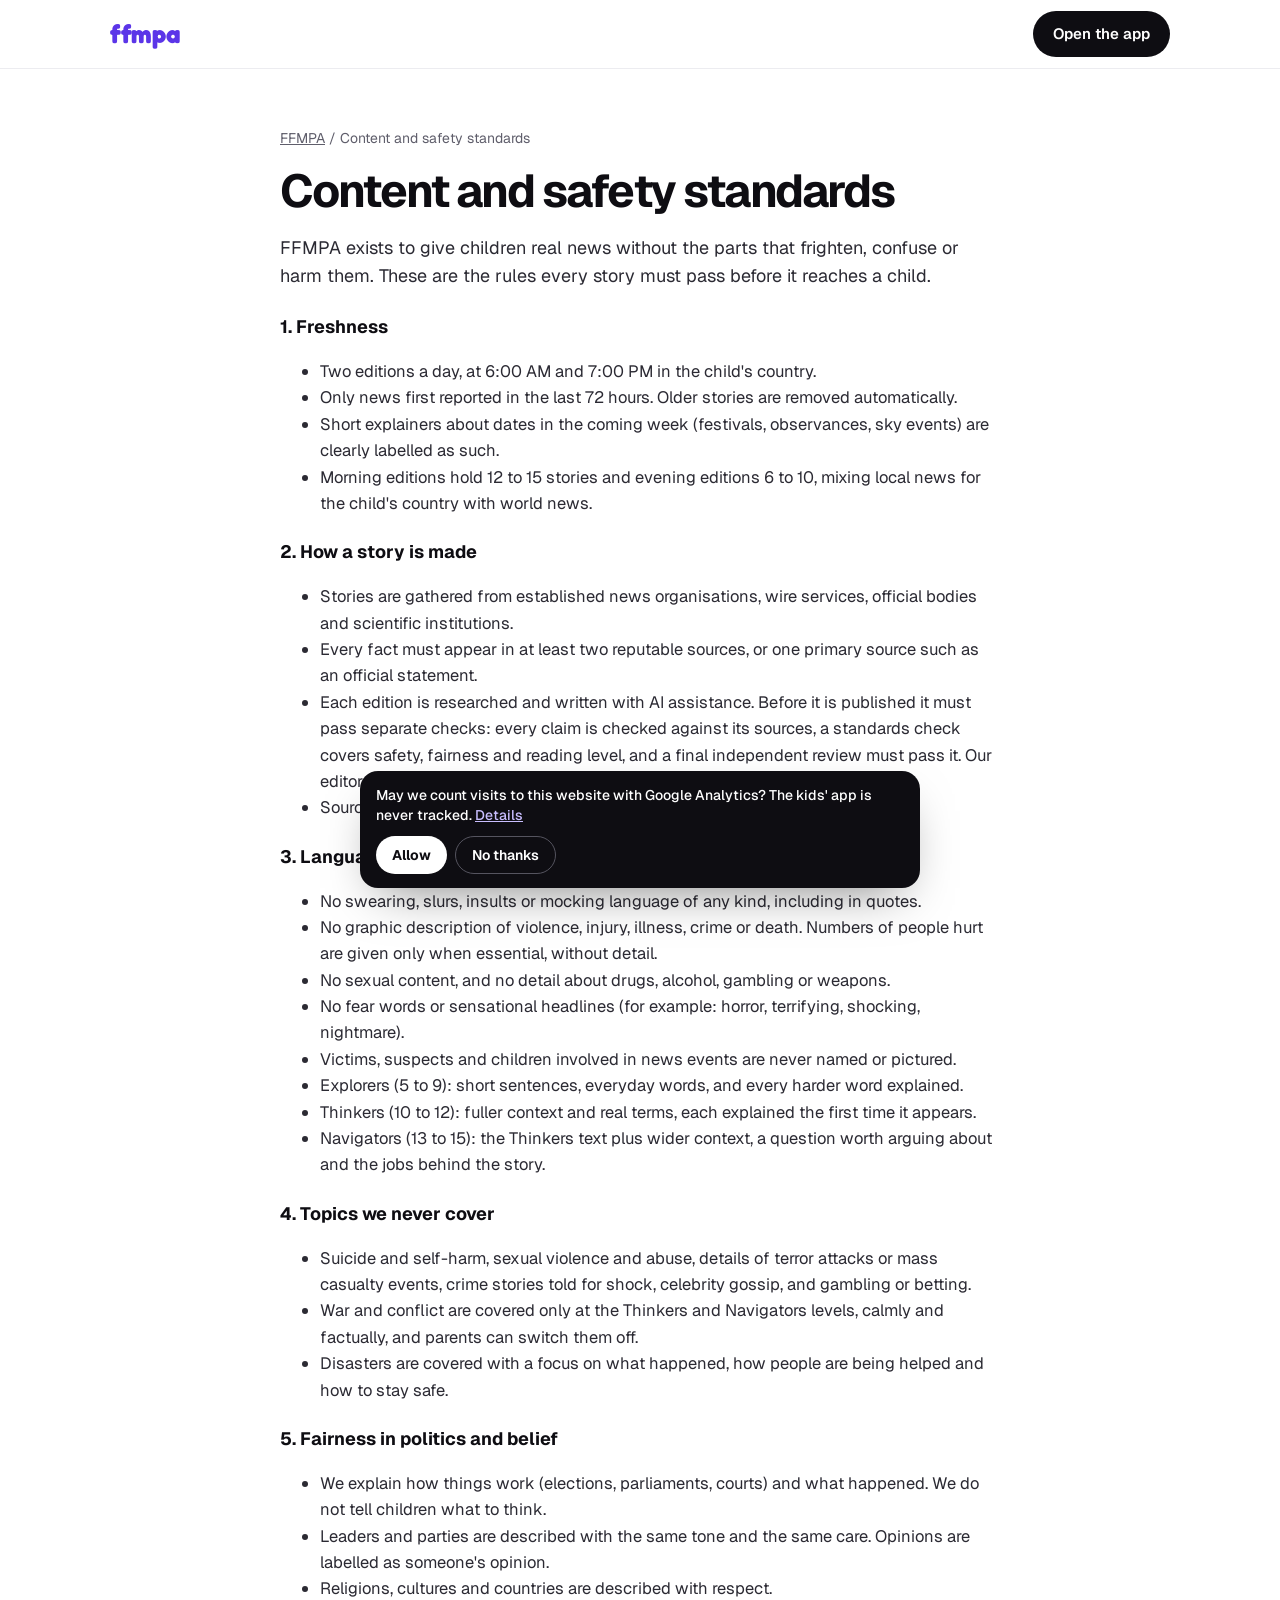
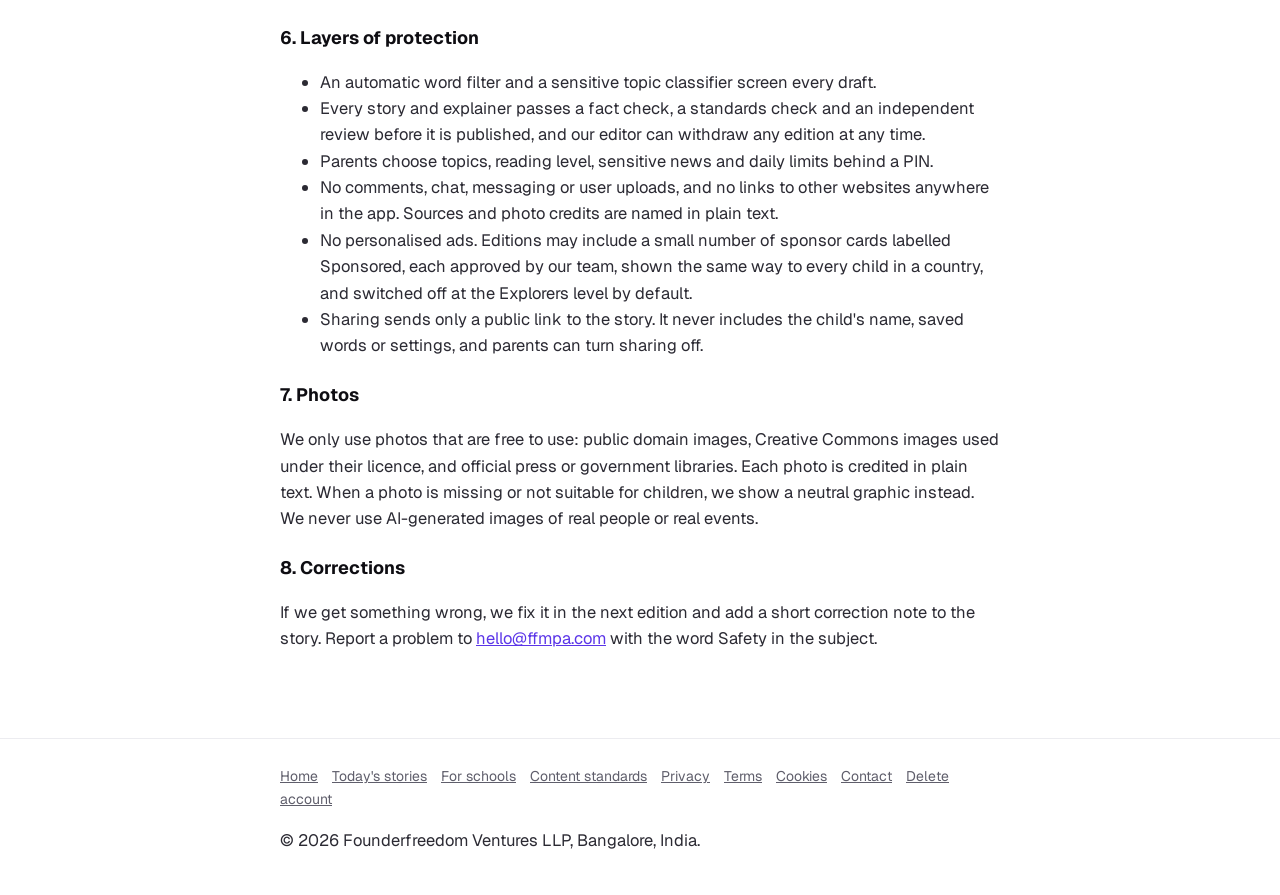
<file: site/safety/index.html>
<!DOCTYPE html>
<html lang="en"><head><meta charset="utf-8"><meta name="viewport" content="width=device-width, initial-scale=1"><meta name="color-scheme" content="light only">
<title>Content and safety standards | FFMPA</title><meta name="description" content="How FFMPA writes and checks news for children: language rules, sources, sensitive topics, ads and what we never publish."><meta name="robots" content="index,follow">
<link rel="canonical" href="https://ffmpa.com/safety/">
<meta property="og:type" content="website"><meta property="og:site_name" content="FFMPA">
<meta property="og:title" content="Content and safety standards | FFMPA"><meta property="og:description" content="How FFMPA writes and checks news for children: language rules, sources, sensitive topics, ads and what we never publish.">
<meta property="og:url" content="https://ffmpa.com/safety/"><meta property="og:image" content="https://ffmpa.com/assets/og.png"><meta property="og:image:width" content="1200"><meta property="og:image:height" content="630"><meta property="og:image:alt" content="FFMPA, real news made for kids">
<meta name="twitter:card" content="summary_large_image"><meta name="twitter:title" content="Content and safety standards | FFMPA"><meta name="twitter:description" content="How FFMPA writes and checks news for children: language rules, sources, sensitive topics, ads and what we never publish."><meta name="twitter:image" content="https://ffmpa.com/assets/og.png">
<link rel="icon" href="/favicon.ico" sizes="32x32">
<link rel="icon" type="image/png" sizes="192x192" href="/assets/icon-192.png">
<link rel="apple-touch-icon" href="/assets/apple-touch-icon.png">
<link rel="manifest" href="/manifest.webmanifest">
<meta name="theme-color" content="#FFFFFF">
<meta name="apple-mobile-web-app-capable" content="yes">
<meta name="apple-mobile-web-app-title" content="FFMPA">
<link rel="preconnect" href="https://fonts.googleapis.com"><link rel="preconnect" href="https://fonts.gstatic.com" crossorigin>
<link href="https://fonts.googleapis.com/css2?family=Fredoka:wght@600;700&family=Geist:wght@400;500;600;700&display=swap" rel="stylesheet">
<style>:root{--ink:#0E0D12;--muted:#5F5E6B;--line:#ECECF0;--brand:#5B35E8}
*{box-sizing:border-box}html{color-scheme:light only}body{margin:0;font-family:Geist,ui-sans-serif,system-ui,sans-serif;color:var(--ink);background:#fff;line-height:1.6;-webkit-font-smoothing:antialiased}
.w{max-width:760px;margin:0 auto;padding:0 20px}header.t{border-bottom:1px solid var(--line)}header.t .w{display:flex;justify-content:space-between;align-items:center;height:68px;max-width:1100px}
.lg{font-family:Fredoka,Geist,sans-serif;font-weight:700;font-size:26px;text-decoration:none;color:var(--brand);letter-spacing:-.01em}
.btn{display:inline-block;background:var(--ink);color:#fff;text-decoration:none;border-radius:999px;padding:11px 20px;font-weight:600;font-size:15px}
main{padding:44px 0 70px}h1{font-size:clamp(32px,5vw,46px);line-height:1.05;letter-spacing:-.04em;margin:0 0 14px}h2{font-size:23px;letter-spacing:-.02em;margin:34px 0 8px}h3{font-size:18px;margin:22px 0 6px}
p,li{font-size:16.5px;color:#2B2A33}.lede{font-size:19px;color:var(--muted)}a{color:var(--brand)}.summary{font-size:18px}.draft{background:#FFF6E0;border-radius:14px;padding:12px 16px;font-size:14.5px}
.crumbs{font-size:14px;color:var(--muted);margin-bottom:18px}.crumbs a{color:var(--muted)}
.cards{display:grid;grid-template-columns:1fr 1fr;gap:14px;margin:18px 0}.cards div{border:1px solid var(--line);border-radius:20px;padding:18px}.cards h3{margin-top:0}
@media(max-width:640px){.cards{grid-template-columns:1fr}}
footer{border-top:1px solid var(--line);padding:26px 0;font-size:14px;color:var(--muted)}footer a{color:var(--muted);margin-right:14px}</style><script>window.dataLayer=window.dataLayer||[];function gtag(){dataLayer.push(arguments);}
gtag('consent','default',{analytics_storage:(function(){try{return localStorage.getItem('ffmpa-analytics')==='yes'?'granted':'denied'}catch(e){return 'denied'}})(),ad_storage:'denied',ad_user_data:'denied',ad_personalization:'denied'});
gtag('js',new Date());gtag('config','G-JW4QZ308GS',{allow_google_signals:false,allow_ad_personalization_signals:false});</script>
<script async src="https://www.googletagmanager.com/gtag/js?id=G-JW4QZ308GS"></script></head>
<body><header class="t"><div class="w"><a class="lg" href="/" aria-label="FFMPA home">ffmpa</a><a class="btn" href="/app/">Open the app</a></div></header>
<main><div class="w"><p class="crumbs"><a href="/">FFMPA</a> / Content and safety standards</p><h1>Content and safety standards</h1>
    <p class="summary">FFMPA exists to give children real news without the parts that frighten, confuse or harm them. These are the rules every story must pass before it reaches a child.</p>
    <h3>1. Freshness</h3>
    <ul><li>Two editions a day, at 6:00 AM and 7:00 PM in the child's country.</li><li>Only news first reported in the last 72 hours. Older stories are removed automatically.</li><li>Short explainers about dates in the coming week (festivals, observances, sky events) are clearly labelled as such.</li><li>Morning editions hold 12 to 15 stories and evening editions 6 to 10, mixing local news for the child's country with world news.</li></ul>
    <h3>2. How a story is made</h3>
    <ul><li>Stories are gathered from established news organisations, wire services, official bodies and scientific institutions.</li><li>Every fact must appear in at least two reputable sources, or one primary source such as an official statement.</li><li>Each edition is researched and written with AI assistance. Before it is published it must pass separate checks: every claim is checked against its sources, a standards check covers safety, fairness and reading level, and a final independent review must pass it. Our editor can withdraw any edition at any time.</li><li>Sources are named under every story.</li></ul>
    <h3>3. Language rules</h3>
    <ul><li>No swearing, slurs, insults or mocking language of any kind, including in quotes.</li><li>No graphic description of violence, injury, illness, crime or death. Numbers of people hurt are given only when essential, without detail.</li><li>No sexual content, and no detail about drugs, alcohol, gambling or weapons.</li><li>No fear words or sensational headlines (for example: horror, terrifying, shocking, nightmare).</li><li>Victims, suspects and children involved in news events are never named or pictured.</li><li>Explorers (5 to 9): short sentences, everyday words, and every harder word explained.</li><li>Thinkers (10 to 12): fuller context and real terms, each explained the first time it appears.</li><li>Navigators (13 to 15): the Thinkers text plus wider context, a question worth arguing about and the jobs behind the story.</li></ul>
    <h3>4. Topics we never cover</h3>
    <ul><li>Suicide and self-harm, sexual violence and abuse, details of terror attacks or mass casualty events, crime stories told for shock, celebrity gossip, and gambling or betting.</li><li>War and conflict are covered only at the Thinkers and Navigators levels, calmly and factually, and parents can switch them off.</li><li>Disasters are covered with a focus on what happened, how people are being helped and how to stay safe.</li></ul>
    <h3>5. Fairness in politics and belief</h3>
    <ul><li>We explain how things work (elections, parliaments, courts) and what happened. We do not tell children what to think.</li><li>Leaders and parties are described with the same tone and the same care. Opinions are labelled as someone's opinion.</li><li>Religions, cultures and countries are described with respect.</li></ul>
    <h3>6. Layers of protection</h3>
    <ul><li>An automatic word filter and a sensitive topic classifier screen every draft.</li><li>Every story and explainer passes a fact check, a standards check and an independent review before it is published, and our editor can withdraw any edition at any time.</li><li>Parents choose topics, reading level, sensitive news and daily limits behind a PIN.</li><li>No comments, chat, messaging or user uploads, and no links to other websites anywhere in the app. Sources and photo credits are named in plain text.</li><li>No personalised ads. Editions may include a small number of sponsor cards labelled Sponsored, each approved by our team, shown the same way to every child in a country, and switched off at the Explorers level by default.</li><li>Sharing sends only a public link to the story. It never includes the child's name, saved words or settings, and parents can turn sharing off.</li></ul>
    <h3>7. Photos</h3><p>We only use photos that are free to use: public domain images, Creative Commons images used under their licence, and official press or government libraries. Each photo is credited in plain text. When a photo is missing or not suitable for children, we show a neutral graphic instead. We never use AI-generated images of real people or real events.</p><h3>8. Corrections</h3>
    <p>If we get something wrong, we fix it in the next edition and add a short correction note to the story. Report a problem to <a href="mailto:hello@ffmpa.com">hello@ffmpa.com</a> with the word Safety in the subject.</p></div></main>
<footer><div class="w"><a href="/">Home</a><a href="/s/">Today's stories</a><a href="/schools/">For schools</a><a href="/safety/">Content standards</a><a href="/privacy/">Privacy</a><a href="/terms/">Terms</a><a href="/cookies/">Cookies</a><a href="/contact/">Contact</a><a href="/delete-account/">Delete account</a><p>© 2026 Founderfreedom Ventures LLP, Bangalore, India.</p></div></footer><div id="gaAsk" hidden style="position:fixed;left:12px;right:12px;bottom:12px;z-index:999;max-width:560px;margin:0 auto;background:#0E0D12;color:#fff;border-radius:18px;padding:14px 16px;font:500 14px/1.45 Geist,system-ui,sans-serif;box-shadow:0 20px 50px -20px rgba(0,0,0,.5)">May we count visits to this website with Google Analytics? The kids' app is never tracked. <a href="/cookies/" style="color:#C9BEFF">Details</a>
<div style="display:flex;gap:8px;margin-top:10px"><button id="gaYes" style="border:0;border-radius:999px;padding:8px 16px;font:inherit;font-weight:700;background:#fff;color:#0E0D12;cursor:pointer">Allow</button><button id="gaNo" style="border:1px solid #55545F;border-radius:999px;padding:8px 16px;font:inherit;font-weight:600;background:transparent;color:#fff;cursor:pointer">No thanks</button></div></div>
<script>(function(){var k='ffmpa-analytics',v=null;try{v=localStorage.getItem(k)}catch(e){}var b=document.getElementById('gaAsk');if(!b)return;if(!v)b.hidden=false;function set(x){try{localStorage.setItem(k,x)}catch(e){}b.hidden=true;if(x==='yes')gtag('consent','update',{analytics_storage:'granted'});}
document.getElementById('gaYes').onclick=function(){set('yes')};document.getElementById('gaNo').onclick=function(){set('no')};})();</script></body></html>
</file>
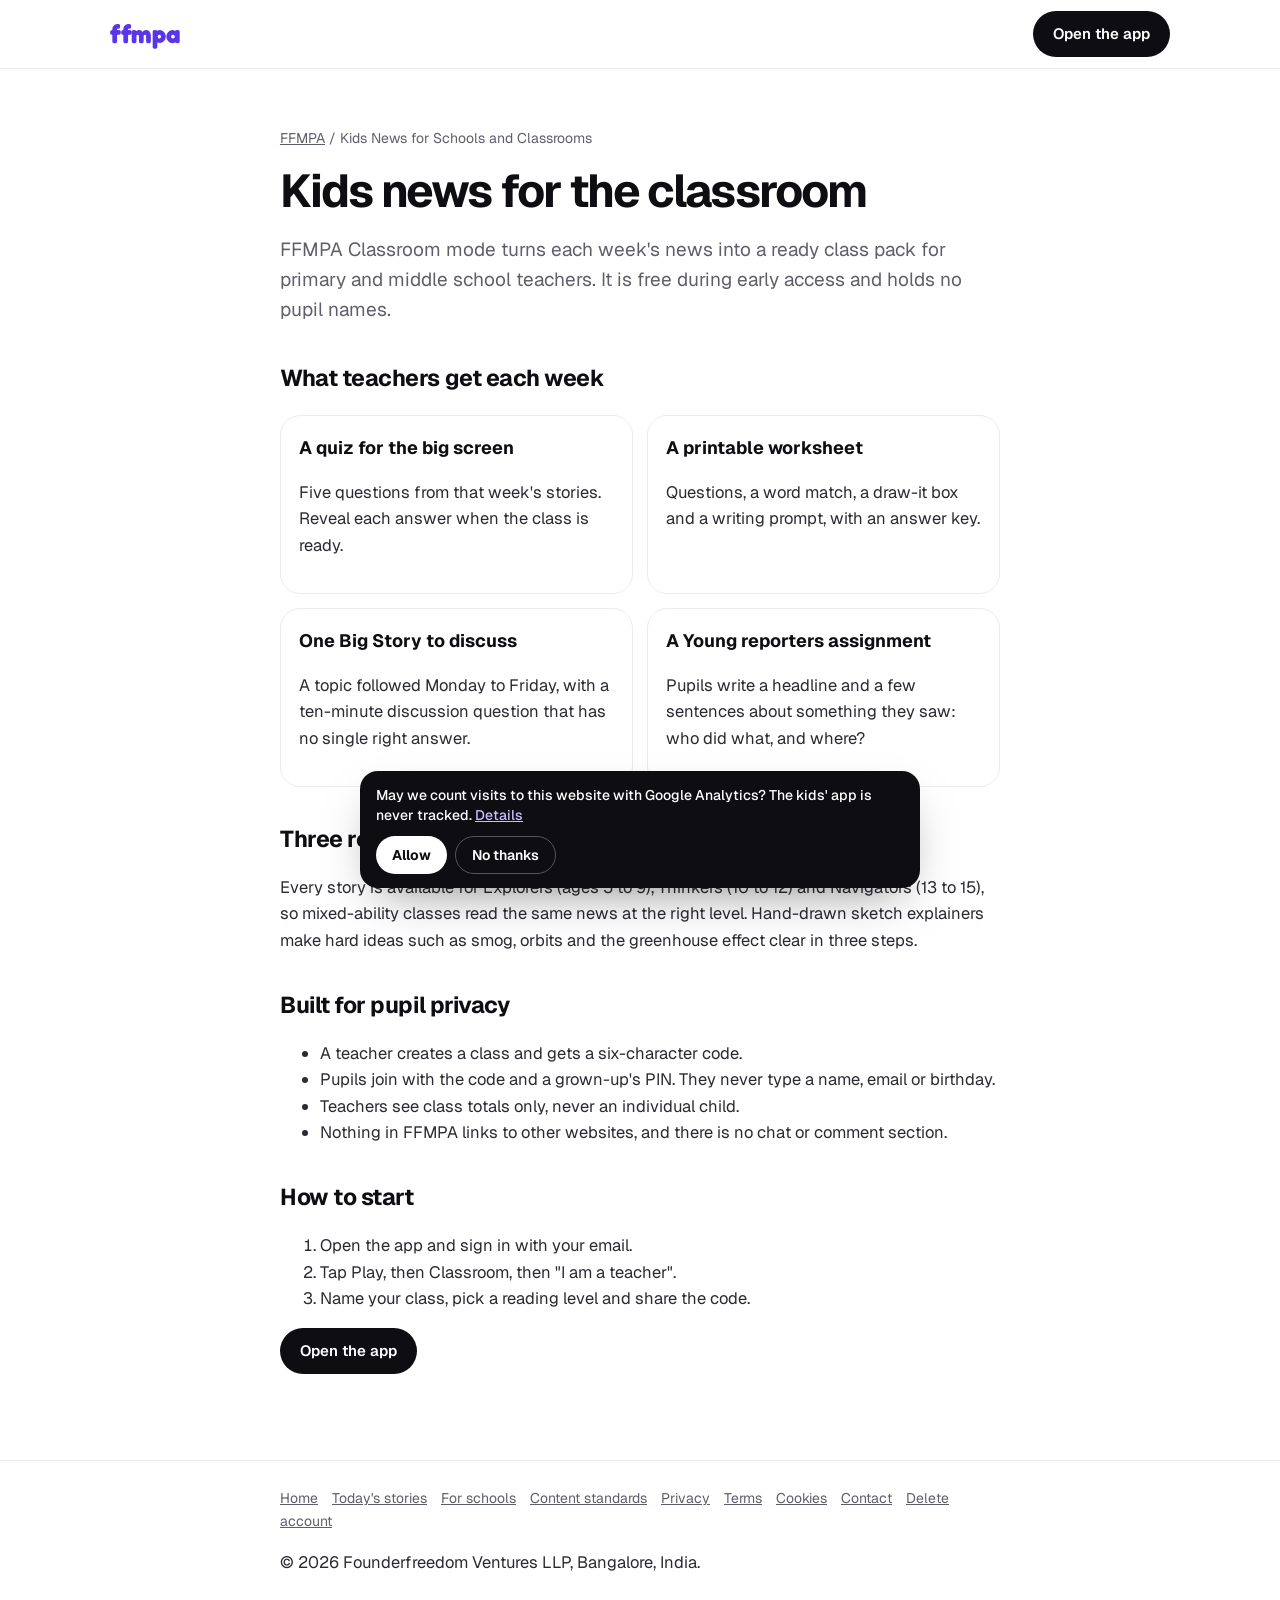
<file: site/schools/index.html>
<!DOCTYPE html>
<html lang="en"><head><meta charset="utf-8"><meta name="viewport" content="width=device-width, initial-scale=1"><meta name="color-scheme" content="light only">
<title>Kids News for Schools and Classrooms | FFMPA</title><meta name="description" content="FFMPA Classroom mode: a weekly news quiz for the big screen, a printable worksheet and a discussion question, at three reading levels. No pupil names."><meta name="robots" content="index,follow">
<link rel="canonical" href="https://ffmpa.com/schools/">
<meta property="og:type" content="website"><meta property="og:site_name" content="FFMPA">
<meta property="og:title" content="Kids News for Schools and Classrooms | FFMPA"><meta property="og:description" content="FFMPA Classroom mode: a weekly news quiz for the big screen, a printable worksheet and a discussion question, at three reading levels. No pupil names.">
<meta property="og:url" content="https://ffmpa.com/schools/"><meta property="og:image" content="https://ffmpa.com/assets/og.png"><meta property="og:image:width" content="1200"><meta property="og:image:height" content="630"><meta property="og:image:alt" content="FFMPA, real news made for kids">
<meta name="twitter:card" content="summary_large_image"><meta name="twitter:title" content="Kids News for Schools and Classrooms | FFMPA"><meta name="twitter:description" content="FFMPA Classroom mode: a weekly news quiz for the big screen, a printable worksheet and a discussion question, at three reading levels. No pupil names."><meta name="twitter:image" content="https://ffmpa.com/assets/og.png">
<link rel="icon" href="/favicon.ico" sizes="32x32">
<link rel="icon" type="image/png" sizes="192x192" href="/assets/icon-192.png">
<link rel="apple-touch-icon" href="/assets/apple-touch-icon.png">
<link rel="manifest" href="/manifest.webmanifest">
<meta name="theme-color" content="#FFFFFF">
<meta name="apple-mobile-web-app-capable" content="yes">
<meta name="apple-mobile-web-app-title" content="FFMPA">
<link rel="preconnect" href="https://fonts.googleapis.com"><link rel="preconnect" href="https://fonts.gstatic.com" crossorigin>
<link href="https://fonts.googleapis.com/css2?family=Fredoka:wght@600;700&family=Geist:wght@400;500;600;700&display=swap" rel="stylesheet">
<style>:root{--ink:#0E0D12;--muted:#5F5E6B;--line:#ECECF0;--brand:#5B35E8}
*{box-sizing:border-box}html{color-scheme:light only}body{margin:0;font-family:Geist,ui-sans-serif,system-ui,sans-serif;color:var(--ink);background:#fff;line-height:1.6;-webkit-font-smoothing:antialiased}
.w{max-width:760px;margin:0 auto;padding:0 20px}header.t{border-bottom:1px solid var(--line)}header.t .w{display:flex;justify-content:space-between;align-items:center;height:68px;max-width:1100px}
.lg{font-family:Fredoka,Geist,sans-serif;font-weight:700;font-size:26px;text-decoration:none;color:var(--brand);letter-spacing:-.01em}
.btn{display:inline-block;background:var(--ink);color:#fff;text-decoration:none;border-radius:999px;padding:11px 20px;font-weight:600;font-size:15px}
main{padding:44px 0 70px}h1{font-size:clamp(32px,5vw,46px);line-height:1.05;letter-spacing:-.04em;margin:0 0 14px}h2{font-size:23px;letter-spacing:-.02em;margin:34px 0 8px}h3{font-size:18px;margin:22px 0 6px}
p,li{font-size:16.5px;color:#2B2A33}.lede{font-size:19px;color:var(--muted)}a{color:var(--brand)}.summary{font-size:18px}.draft{background:#FFF6E0;border-radius:14px;padding:12px 16px;font-size:14.5px}
.crumbs{font-size:14px;color:var(--muted);margin-bottom:18px}.crumbs a{color:var(--muted)}
.cards{display:grid;grid-template-columns:1fr 1fr;gap:14px;margin:18px 0}.cards div{border:1px solid var(--line);border-radius:20px;padding:18px}.cards h3{margin-top:0}
@media(max-width:640px){.cards{grid-template-columns:1fr}}
footer{border-top:1px solid var(--line);padding:26px 0;font-size:14px;color:var(--muted)}footer a{color:var(--muted);margin-right:14px}</style><script>window.dataLayer=window.dataLayer||[];function gtag(){dataLayer.push(arguments);}
gtag('consent','default',{analytics_storage:(function(){try{return localStorage.getItem('ffmpa-analytics')==='yes'?'granted':'denied'}catch(e){return 'denied'}})(),ad_storage:'denied',ad_user_data:'denied',ad_personalization:'denied'});
gtag('js',new Date());gtag('config','G-JW4QZ308GS',{allow_google_signals:false,allow_ad_personalization_signals:false});</script>
<script async src="https://www.googletagmanager.com/gtag/js?id=G-JW4QZ308GS"></script></head>
<body><header class="t"><div class="w"><a class="lg" href="/" aria-label="FFMPA home">ffmpa</a><a class="btn" href="/app/">Open the app</a></div></header>
<main><div class="w"><p class="crumbs"><a href="/">FFMPA</a> / Kids News for Schools and Classrooms</p><h1>Kids news for the classroom</h1>
<p class="lede">FFMPA Classroom mode turns each week's news into a ready class pack for primary and middle school teachers. It is free during early access and holds no pupil names.</p>
<h2>What teachers get each week</h2>
<div class="cards">
<div><h3>A quiz for the big screen</h3><p>Five questions from that week's stories. Reveal each answer when the class is ready.</p></div>
<div><h3>A printable worksheet</h3><p>Questions, a word match, a draw-it box and a writing prompt, with an answer key.</p></div>
<div><h3>One Big Story to discuss</h3><p>A topic followed Monday to Friday, with a ten-minute discussion question that has no single right answer.</p></div>
<div><h3>A Young reporters assignment</h3><p>Pupils write a headline and a few sentences about something they saw: who did what, and where?</p></div>
</div>
<h2>Three reading levels in one class</h2>
<p>Every story is available for Explorers (ages 5 to 9), Thinkers (10 to 12) and Navigators (13 to 15), so mixed-ability classes read the same news at the right level. Hand-drawn sketch explainers make hard ideas such as smog, orbits and the greenhouse effect clear in three steps.</p>
<h2>Built for pupil privacy</h2>
<ul><li>A teacher creates a class and gets a six-character code.</li><li>Pupils join with the code and a grown-up's PIN. They never type a name, email or birthday.</li><li>Teachers see class totals only, never an individual child.</li><li>Nothing in FFMPA links to other websites, and there is no chat or comment section.</li></ul>
<h2>How to start</h2>
<ol><li>Open the app and sign in with your email.</li><li>Tap Play, then Classroom, then "I am a teacher".</li><li>Name your class, pick a reading level and share the code.</li></ol>
<p><a class="btn" href="/app/">Open the app</a></p></div></main>
<footer><div class="w"><a href="/">Home</a><a href="/s/">Today's stories</a><a href="/schools/">For schools</a><a href="/safety/">Content standards</a><a href="/privacy/">Privacy</a><a href="/terms/">Terms</a><a href="/cookies/">Cookies</a><a href="/contact/">Contact</a><a href="/delete-account/">Delete account</a><p>© 2026 Founderfreedom Ventures LLP, Bangalore, India.</p></div></footer><div id="gaAsk" hidden style="position:fixed;left:12px;right:12px;bottom:12px;z-index:999;max-width:560px;margin:0 auto;background:#0E0D12;color:#fff;border-radius:18px;padding:14px 16px;font:500 14px/1.45 Geist,system-ui,sans-serif;box-shadow:0 20px 50px -20px rgba(0,0,0,.5)">May we count visits to this website with Google Analytics? The kids' app is never tracked. <a href="/cookies/" style="color:#C9BEFF">Details</a>
<div style="display:flex;gap:8px;margin-top:10px"><button id="gaYes" style="border:0;border-radius:999px;padding:8px 16px;font:inherit;font-weight:700;background:#fff;color:#0E0D12;cursor:pointer">Allow</button><button id="gaNo" style="border:1px solid #55545F;border-radius:999px;padding:8px 16px;font:inherit;font-weight:600;background:transparent;color:#fff;cursor:pointer">No thanks</button></div></div>
<script>(function(){var k='ffmpa-analytics',v=null;try{v=localStorage.getItem(k)}catch(e){}var b=document.getElementById('gaAsk');if(!b)return;if(!v)b.hidden=false;function set(x){try{localStorage.setItem(k,x)}catch(e){}b.hidden=true;if(x==='yes')gtag('consent','update',{analytics_storage:'granted'});}
document.getElementById('gaYes').onclick=function(){set('yes')};document.getElementById('gaNo').onclick=function(){set('no')};})();</script></body></html>
</file>
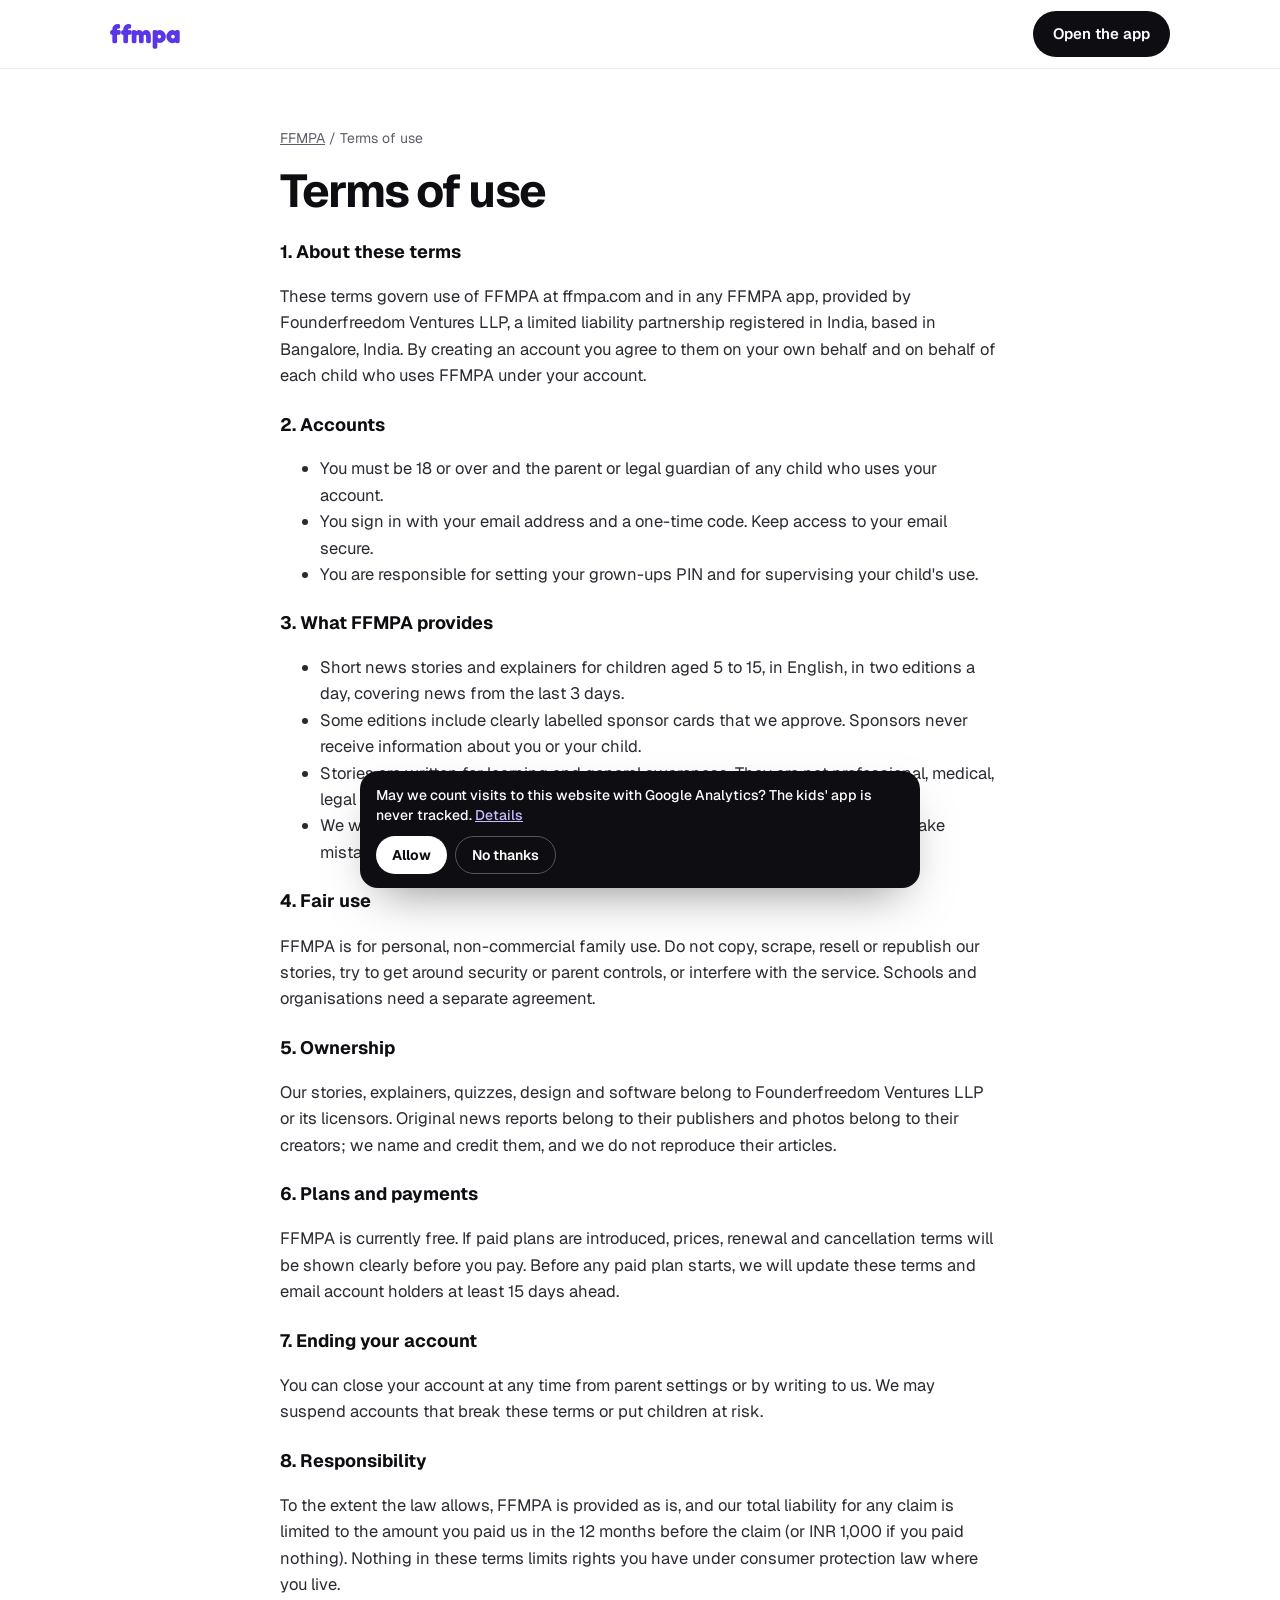
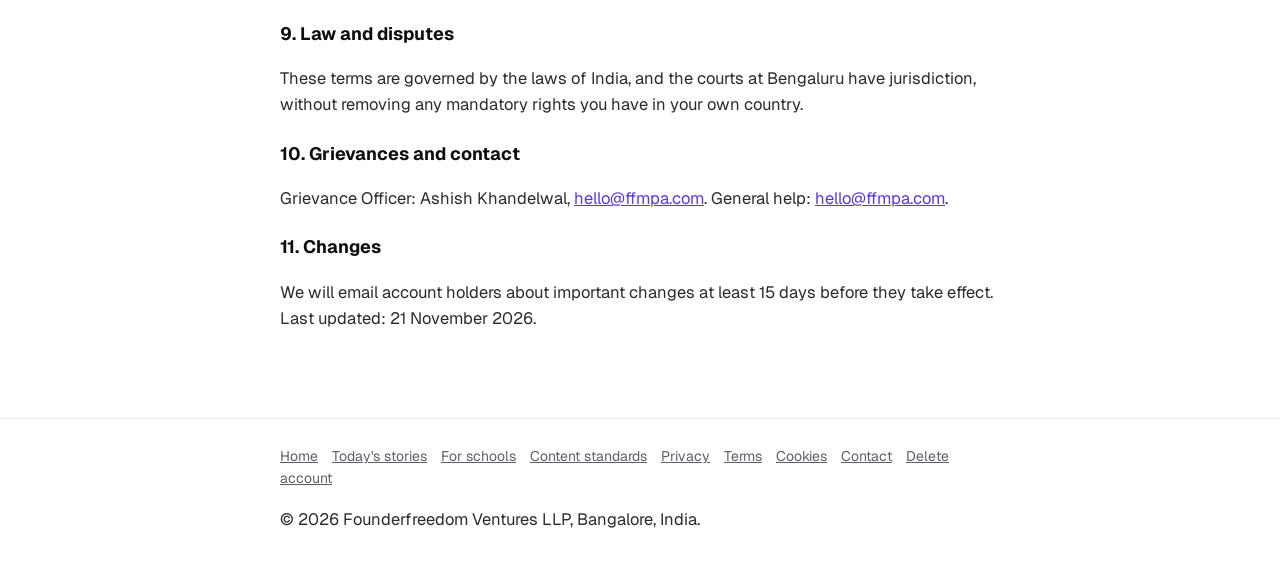
<file: site/terms/index.html>
<!DOCTYPE html>
<html lang="en"><head><meta charset="utf-8"><meta name="viewport" content="width=device-width, initial-scale=1"><meta name="color-scheme" content="light only">
<title>Terms of use | FFMPA</title><meta name="description" content="The terms for using FFMPA, the kids news app from Founderfreedom Ventures LLP."><meta name="robots" content="index,follow">
<link rel="canonical" href="https://ffmpa.com/terms/">
<meta property="og:type" content="website"><meta property="og:site_name" content="FFMPA">
<meta property="og:title" content="Terms of use | FFMPA"><meta property="og:description" content="The terms for using FFMPA, the kids news app from Founderfreedom Ventures LLP.">
<meta property="og:url" content="https://ffmpa.com/terms/"><meta property="og:image" content="https://ffmpa.com/assets/og.png"><meta property="og:image:width" content="1200"><meta property="og:image:height" content="630"><meta property="og:image:alt" content="FFMPA, real news made for kids">
<meta name="twitter:card" content="summary_large_image"><meta name="twitter:title" content="Terms of use | FFMPA"><meta name="twitter:description" content="The terms for using FFMPA, the kids news app from Founderfreedom Ventures LLP."><meta name="twitter:image" content="https://ffmpa.com/assets/og.png">
<link rel="icon" href="/favicon.ico" sizes="32x32">
<link rel="icon" type="image/png" sizes="192x192" href="/assets/icon-192.png">
<link rel="apple-touch-icon" href="/assets/apple-touch-icon.png">
<link rel="manifest" href="/manifest.webmanifest">
<meta name="theme-color" content="#FFFFFF">
<meta name="apple-mobile-web-app-capable" content="yes">
<meta name="apple-mobile-web-app-title" content="FFMPA">
<link rel="preconnect" href="https://fonts.googleapis.com"><link rel="preconnect" href="https://fonts.gstatic.com" crossorigin>
<link href="https://fonts.googleapis.com/css2?family=Fredoka:wght@600;700&family=Geist:wght@400;500;600;700&display=swap" rel="stylesheet">
<style>:root{--ink:#0E0D12;--muted:#5F5E6B;--line:#ECECF0;--brand:#5B35E8}
*{box-sizing:border-box}html{color-scheme:light only}body{margin:0;font-family:Geist,ui-sans-serif,system-ui,sans-serif;color:var(--ink);background:#fff;line-height:1.6;-webkit-font-smoothing:antialiased}
.w{max-width:760px;margin:0 auto;padding:0 20px}header.t{border-bottom:1px solid var(--line)}header.t .w{display:flex;justify-content:space-between;align-items:center;height:68px;max-width:1100px}
.lg{font-family:Fredoka,Geist,sans-serif;font-weight:700;font-size:26px;text-decoration:none;color:var(--brand);letter-spacing:-.01em}
.btn{display:inline-block;background:var(--ink);color:#fff;text-decoration:none;border-radius:999px;padding:11px 20px;font-weight:600;font-size:15px}
main{padding:44px 0 70px}h1{font-size:clamp(32px,5vw,46px);line-height:1.05;letter-spacing:-.04em;margin:0 0 14px}h2{font-size:23px;letter-spacing:-.02em;margin:34px 0 8px}h3{font-size:18px;margin:22px 0 6px}
p,li{font-size:16.5px;color:#2B2A33}.lede{font-size:19px;color:var(--muted)}a{color:var(--brand)}.summary{font-size:18px}.draft{background:#FFF6E0;border-radius:14px;padding:12px 16px;font-size:14.5px}
.crumbs{font-size:14px;color:var(--muted);margin-bottom:18px}.crumbs a{color:var(--muted)}
.cards{display:grid;grid-template-columns:1fr 1fr;gap:14px;margin:18px 0}.cards div{border:1px solid var(--line);border-radius:20px;padding:18px}.cards h3{margin-top:0}
@media(max-width:640px){.cards{grid-template-columns:1fr}}
footer{border-top:1px solid var(--line);padding:26px 0;font-size:14px;color:var(--muted)}footer a{color:var(--muted);margin-right:14px}</style><script>window.dataLayer=window.dataLayer||[];function gtag(){dataLayer.push(arguments);}
gtag('consent','default',{analytics_storage:(function(){try{return localStorage.getItem('ffmpa-analytics')==='yes'?'granted':'denied'}catch(e){return 'denied'}})(),ad_storage:'denied',ad_user_data:'denied',ad_personalization:'denied'});
gtag('js',new Date());gtag('config','G-JW4QZ308GS',{allow_google_signals:false,allow_ad_personalization_signals:false});</script>
<script async src="https://www.googletagmanager.com/gtag/js?id=G-JW4QZ308GS"></script></head>
<body><header class="t"><div class="w"><a class="lg" href="/" aria-label="FFMPA home">ffmpa</a><a class="btn" href="/app/">Open the app</a></div></header>
<main><div class="w"><p class="crumbs"><a href="/">FFMPA</a> / Terms of use</p><h1>Terms of use</h1>
    <h3>1. About these terms</h3><p>These terms govern use of FFMPA at ffmpa.com and in any FFMPA app, provided by Founderfreedom Ventures LLP, a limited liability partnership registered in India, based in Bangalore, India. By creating an account you agree to them on your own behalf and on behalf of each child who uses FFMPA under your account.</p>
    <h3>2. Accounts</h3><ul><li>You must be 18 or over and the parent or legal guardian of any child who uses your account.</li><li>You sign in with your email address and a one-time code. Keep access to your email secure.</li><li>You are responsible for setting your grown-ups PIN and for supervising your child's use.</li></ul>
    <h3>3. What FFMPA provides</h3><ul><li>Short news stories and explainers for children aged 5 to 15, in English, in two editions a day, covering news from the last 3 days.</li><li>Some editions include clearly labelled sponsor cards that we approve. Sponsors never receive information about you or your child.</li><li>Stories are written for learning and general awareness. They are not professional, medical, legal or financial advice.</li><li>We work hard to be accurate and fair, but news changes quickly and we may make mistakes. Tell us at <a href="mailto:hello@ffmpa.com">hello@ffmpa.com</a> and we will correct them.</li></ul>
    <h3>4. Fair use</h3><p>FFMPA is for personal, non-commercial family use. Do not copy, scrape, resell or republish our stories, try to get around security or parent controls, or interfere with the service. Schools and organisations need a separate agreement.</p>
    <h3>5. Ownership</h3><p>Our stories, explainers, quizzes, design and software belong to Founderfreedom Ventures LLP or its licensors. Original news reports belong to their publishers and photos belong to their creators; we name and credit them, and we do not reproduce their articles.</p>
    <h3>6. Plans and payments</h3><p>FFMPA is currently free. If paid plans are introduced, prices, renewal and cancellation terms will be shown clearly before you pay. Before any paid plan starts, we will update these terms and email account holders at least 15 days ahead.</p>
    <h3>7. Ending your account</h3><p>You can close your account at any time from parent settings or by writing to us. We may suspend accounts that break these terms or put children at risk.</p>
    <h3>8. Responsibility</h3><p>To the extent the law allows, FFMPA is provided as is, and our total liability for any claim is limited to the amount you paid us in the 12 months before the claim (or INR 1,000 if you paid nothing). Nothing in these terms limits rights you have under consumer protection law where you live.</p>
    <h3>9. Law and disputes</h3><p>These terms are governed by the laws of India, and the courts at Bengaluru have jurisdiction, without removing any mandatory rights you have in your own country.</p>
    <h3>10. Grievances and contact</h3><p>Grievance Officer: Ashish Khandelwal, <a href="mailto:hello@ffmpa.com">hello@ffmpa.com</a>. General help: <a href="mailto:hello@ffmpa.com">hello@ffmpa.com</a>.</p>
    <h3>11. Changes</h3><p>We will email account holders about important changes at least 15 days before they take effect. Last updated: 21 November 2026.</p></div></main>
<footer><div class="w"><a href="/">Home</a><a href="/s/">Today's stories</a><a href="/schools/">For schools</a><a href="/safety/">Content standards</a><a href="/privacy/">Privacy</a><a href="/terms/">Terms</a><a href="/cookies/">Cookies</a><a href="/contact/">Contact</a><a href="/delete-account/">Delete account</a><p>© 2026 Founderfreedom Ventures LLP, Bangalore, India.</p></div></footer><div id="gaAsk" hidden style="position:fixed;left:12px;right:12px;bottom:12px;z-index:999;max-width:560px;margin:0 auto;background:#0E0D12;color:#fff;border-radius:18px;padding:14px 16px;font:500 14px/1.45 Geist,system-ui,sans-serif;box-shadow:0 20px 50px -20px rgba(0,0,0,.5)">May we count visits to this website with Google Analytics? The kids' app is never tracked. <a href="/cookies/" style="color:#C9BEFF">Details</a>
<div style="display:flex;gap:8px;margin-top:10px"><button id="gaYes" style="border:0;border-radius:999px;padding:8px 16px;font:inherit;font-weight:700;background:#fff;color:#0E0D12;cursor:pointer">Allow</button><button id="gaNo" style="border:1px solid #55545F;border-radius:999px;padding:8px 16px;font:inherit;font-weight:600;background:transparent;color:#fff;cursor:pointer">No thanks</button></div></div>
<script>(function(){var k='ffmpa-analytics',v=null;try{v=localStorage.getItem(k)}catch(e){}var b=document.getElementById('gaAsk');if(!b)return;if(!v)b.hidden=false;function set(x){try{localStorage.setItem(k,x)}catch(e){}b.hidden=true;if(x==='yes')gtag('consent','update',{analytics_storage:'granted'});}
document.getElementById('gaYes').onclick=function(){set('yes')};document.getElementById('gaNo').onclick=function(){set('no')};})();</script></body></html>
</file>
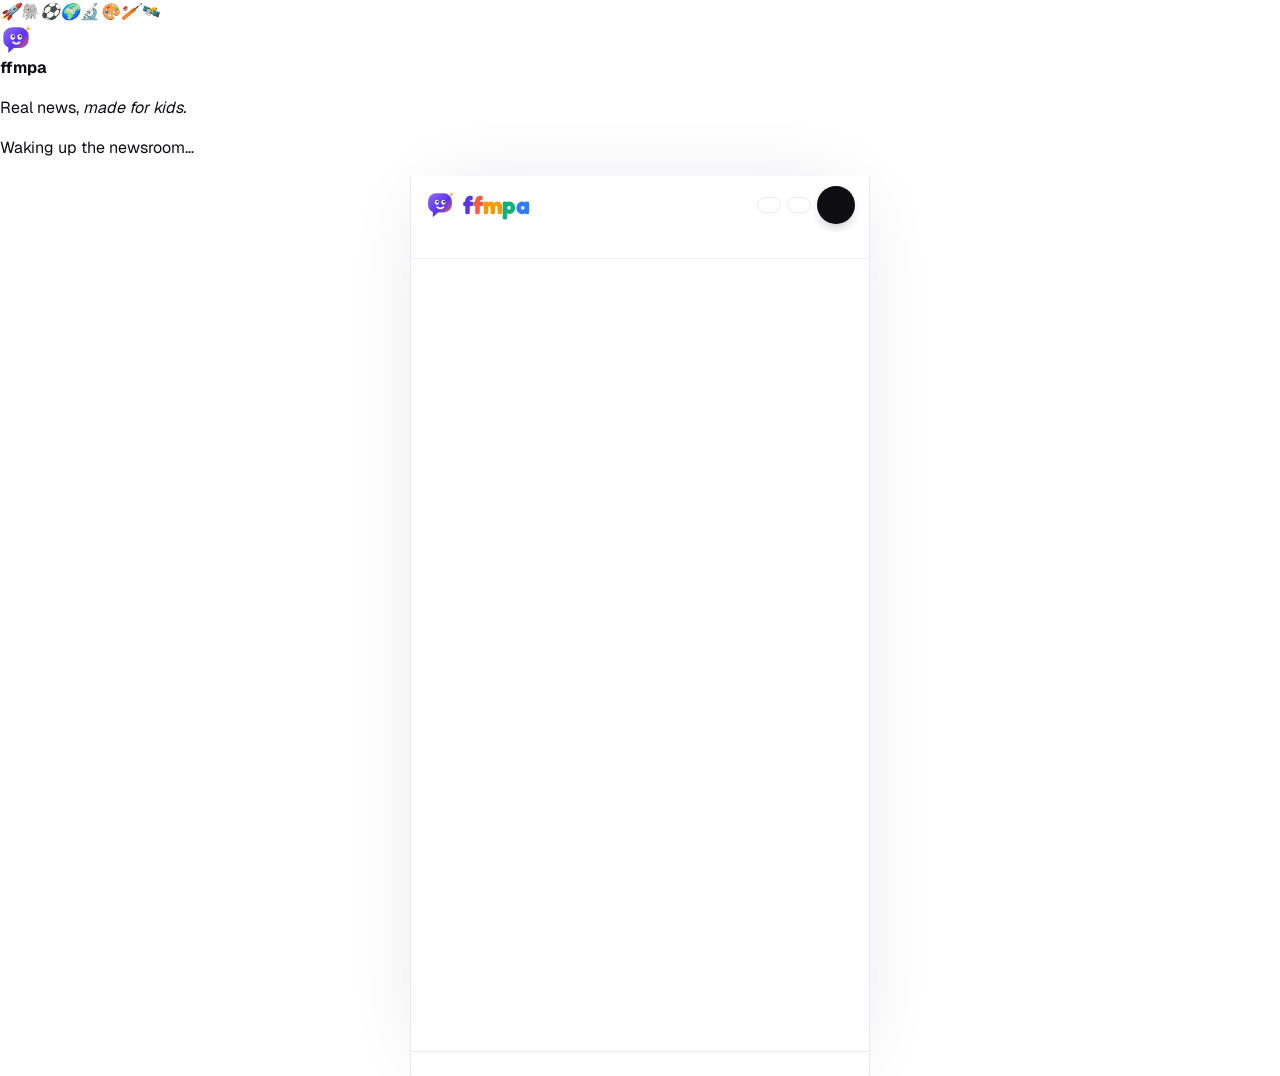
<file: src/app.src.html>
<!DOCTYPE html>
<html lang="en">
<head>
<meta name="color-scheme" content="light only">
<meta charset="utf-8">
<meta name="viewport" content="width=device-width, initial-scale=1, viewport-fit=cover">
<meta name="theme-color" content="#FFFFFF">
<meta name="apple-mobile-web-app-capable" content="yes">
<meta name="mobile-web-app-capable" content="yes">
<meta name="apple-mobile-web-app-status-bar-style" content="default">
<meta name="apple-mobile-web-app-title" content="FFMPA">
<meta name="format-detection" content="telephone=no">
<title>FFMPA Kids News</title>
<link rel="preconnect" href="https://fonts.googleapis.com">
<link rel="preconnect" href="https://fonts.gstatic.com" crossorigin>
<link href="https://fonts.googleapis.com/css2?family=Fredoka:wght@600;700&family=Geist:wght@400;500;600;700;800&family=Instrument+Serif:ital@0;1&display=swap" rel="stylesheet">
<style>
/* Layout idea: one story per screen, swiped like a deck (Inshorts style). Bloom family look: warm white, ink, electric violet, saffron; Geist with Instrument Serif italic accents; line icons; photo-first cards. */
:root{
  --sky:#F4F4F6; --paper:#FFFFFF; --ink:#0E0D12; --muted:#6B6A74; --line:#ECECF0;
  --brand:#5B35E8; --brand-deep:#3F22B5; --brand-soft:#F3F0FF;
  --sun:#FFB020; --local:#FF5A3C; --world:#1A7A4B; --world-soft:#E9F6EE; --local-soft:#FFF0EC; --focus:#5B35E8;
  --display:"Geist",ui-sans-serif,system-ui,-apple-system,"Segoe UI",Roboto,sans-serif;
  --body:"Geist",ui-sans-serif,system-ui,-apple-system,"Segoe UI",Roboto,sans-serif;
  --voice:"Instrument Serif",ui-serif,Georgia,serif;
  --fs:16.5px; color-scheme:light;
}
html.explorers{--fs:19px}
*{box-sizing:border-box}
html,body{margin:0;height:100%}
body{background:#FFFFFF;color:var(--ink);font-family:var(--body);line-height:1.5;-webkit-font-smoothing:antialiased;overflow:hidden}
button{font:inherit;color:inherit;cursor:pointer}
button:focus-visible,a:focus-visible,input:focus-visible,select:focus-visible,summary:focus-visible,textarea:focus-visible{outline:3px solid var(--sun);outline-offset:2px}
a{color:var(--brand)}
svg.i{width:20px;height:20px;flex:none;stroke:currentColor;fill:none;stroke-width:1.9;stroke-linecap:round;stroke-linejoin:round}
em.v{font-family:var(--voice);font-style:italic;font-weight:400;color:var(--brand);letter-spacing:0}
.press{transition:transform .14s cubic-bezier(.3,1.4,.5,1)}.press:active{transform:scale(.94)}

.app{position:relative;height:100%;max-width:460px;margin:0 auto;background:#FFFFFF;display:flex;flex-direction:column;overflow:hidden}
.top{background:var(--paper);display:flex;align-items:center;justify-content:space-between;gap:10px;padding:calc(10px + env(safe-area-inset-top)) 14px 8px}
.brand{display:flex;align-items:center;gap:9px;font-family:var(--display);font-weight:700;font-size:22px;letter-spacing:-.045em;border:0;background:none;color:var(--ink);padding:0}
.mini-sun{width:20px;height:20px;border-radius:50%;background:conic-gradient(from 200deg,#7B5CFF,#5B35E8,#FF7A59,#FFB020,#7B5CFF);box-shadow:0 2px 8px -2px rgba(91,53,232,.5);animation:rise 1.2s cubic-bezier(.2,.8,.2,1) both}
@keyframes rise{from{transform:translateY(12px);opacity:.2}to{transform:none;opacity:1}}
.top-r{display:flex;align-items:center;gap:6px}
.pill{border:1px solid var(--line);background:#fff;color:var(--ink);border-radius:999px;padding:7px 11px;font-size:13px;font-weight:600;display:inline-flex;gap:6px;align-items:center}
.pill svg.i{width:16px;height:16px}
.iconbtn{width:38px;height:38px;border-radius:50%;border:0;background:var(--ink);box-shadow:0 6px 14px -8px rgba(14,13,18,.6);color:#fff;display:grid;place-items:center}
.hello-bar{background:var(--paper);padding:0 16px 10px;display:flex;justify-content:space-between;align-items:flex-end;gap:10px}
.hello-bar h1{margin:0;font-family:var(--display);font-weight:700;font-size:24px;letter-spacing:-.04em;line-height:1.1}
.goalchip{display:flex;align-items:center;gap:6px;font-size:12.5px;font-weight:600;color:var(--muted);white-space:nowrap}
.goalchip i{display:block;width:64px;height:5px;border-radius:999px;background:var(--line);overflow:hidden}
.goalchip i b{display:block;height:100%;background:var(--brand);border-radius:999px;transition:width .4s}
.rail{display:flex;gap:7px;overflow-x:auto;padding:4px 14px 12px;background:var(--paper);border-bottom:1px solid var(--line);scrollbar-width:none}
.rail::-webkit-scrollbar{display:none}
.rchip{border:1px solid var(--line);background:#fff;color:#2A2930;border-radius:999px;padding:8px 13px;font-size:13.5px;font-weight:600;white-space:nowrap;display:inline-flex;align-items:center;gap:6px}
.rchip svg.i{width:16px;height:16px}
.rchip[aria-pressed="true"]{background:var(--ink);border-color:var(--ink);color:#fff}

.deck{position:relative;flex:1;overflow:hidden;touch-action:pan-x}
.slide{position:absolute;inset:0;padding:14px 14px 0;transition:transform .5s cubic-bezier(.22,.9,.24,1);will-change:transform}
.card{height:100%;background:#fff;border:1px solid var(--line);border-bottom:0;border-radius:30px 30px 0 0;overflow:hidden;display:flex;flex-direction:column;box-shadow:0 1px 2px rgba(14,13,18,.04),0 24px 48px -28px rgba(30,20,80,.22)}
.img{position:relative;flex:0 0 41%;min-height:170px;margin:8px 8px 0;border-radius:24px;display:grid;place-items:center;overflow:hidden;background:linear-gradient(160deg,#F6F4FF,#EEF0F7)}
.img img{position:absolute;inset:0;width:100%;height:100%;object-fit:cover}
.img .ph{display:grid;place-items:center;gap:10px;color:#6E58E8;text-align:center;font-size:12.5px;font-weight:600;padding:0 30px}
.img .ph svg.i{width:56px;height:56px;stroke-width:1.1}
.img::after{content:"";position:absolute;left:0;right:0;bottom:0;height:46%;background:linear-gradient(transparent,rgba(22,19,28,.45));pointer-events:none}
.credit{position:absolute;left:12px;bottom:10px;z-index:2;color:#fff;font-size:11.5px;font-weight:600;text-shadow:0 1px 2px rgba(0,0,0,.4)}
.credit a{color:#fff}
.tags{position:absolute;left:12px;right:84px;top:12px;z-index:2;display:flex;gap:6px;flex-wrap:wrap}
.tag{font-size:11.5px;font-weight:600;border-radius:999px;padding:5px 10px;color:var(--ink);background:rgba(255,255,255,.9);box-shadow:0 1px 2px rgba(14,13,18,.06);display:inline-flex;align-items:center;gap:5px;backdrop-filter:blur(6px)}
.tag::before{content:"";width:7px;height:7px;border-radius:50%;background:var(--muted)}
.tag.local::before{background:var(--local)}.tag.global::before{background:var(--world)}.tag.new::before{background:var(--brand)}.tag.cal::before{background:var(--sun)}
.cbody{flex:1;overflow:auto;padding:16px 22px 10px;font-size:var(--fs)}
.kicker{font-family:var(--voice);font-style:italic;font-size:1.12em;color:var(--brand);margin:0 0 4px}
.cbody h2{font-family:var(--display);font-weight:700;font-size:1.56em;line-height:1.08;letter-spacing:-.04em;margin:0 0 12px;text-wrap:balance}
.cbody p{margin:0 0 10px;color:#3A3942}
.term{border:0;padding:0 1px;font-weight:600;color:var(--ink);background:linear-gradient(transparent 62%,var(--tc,#E9E3FF) 62%);border-radius:2px}
.term:hover{background:var(--tc,#FFE3A6)}

/* motion: lively but calm */
@property --hl{syntax:'<percentage>';inherits:false;initial-value:62%}
.slide .card{transition:transform .5s cubic-bezier(.22,.9,.24,1),opacity .5s}
.slide:not(.live) .card{transform:scale(.94);opacity:.55}
.slide.live .acc{transform-origin:left;animation:accIn .8s .05s cubic-bezier(.2,.8,.2,1) both}
@keyframes accIn{from{transform:scaleX(0)}to{transform:none}}
.slide.live .tags .tag{animation:popIn .5s .12s cubic-bezier(.3,1.5,.5,1) both}
.slide.live .tags .tag+.tag{animation-delay:.2s}
@keyframes popIn{from{opacity:0;transform:translateY(-6px) scale(.9)}to{opacity:1;transform:none}}
.slide.live .img img{animation:kenb 10s ease-out both}
@keyframes kenb{from{transform:scale(1.08)}to{transform:scale(1)}}
.slide.live .img .ph svg.i{animation:drift 5s ease-in-out infinite}
@keyframes drift{0%,100%{transform:translateY(0)}50%{transform:translateY(-6px)}}
.slide.live .cbody>*{animation:fadeUp .6s cubic-bezier(.2,.8,.2,1) both}
.slide.live .cbody>*:nth-child(1){animation-delay:.08s}.slide.live .cbody>*:nth-child(2){animation-delay:.14s}.slide.live .cbody>*:nth-child(3){animation-delay:.22s}.slide.live .cbody>*:nth-child(4){animation-delay:.3s}.slide.live .cbody>*:nth-child(5){animation-delay:.38s}.slide.live .cbody>*:nth-child(n+6){animation-delay:.46s}
@keyframes fadeUp{from{opacity:0;transform:translateY(14px)}to{opacity:1;transform:none}}
.term{background:linear-gradient(transparent var(--hl),var(--tc,#E9E3FF) var(--hl))}
.slide.live .term{animation:hlIn .7s .5s cubic-bezier(.2,.8,.2,1) both}
@keyframes hlIn{from{--hl:100%}to{--hl:62%}}
.term:hover,.term:focus-visible{--hl:0%;transition:--hl .25s}
.slide.live .kbox:not(.re) .bars i{animation:barIn 1s .55s cubic-bezier(.2,.8,.2,1) both}
@keyframes barIn{from{width:0}}
.slide.live .kbox:not(.re) .tl button i{animation:popIn .45s cubic-bezier(.3,1.5,.5,1) both}
.slide.live .kbox:not(.re) .tl button:nth-child(2) i{animation-delay:.08s}.slide.live .kbox:not(.re) .tl button:nth-child(3) i{animation-delay:.16s}.slide.live .kbox:not(.re) .tl button:nth-child(4) i{animation-delay:.24s}
.slide.live .kbox:not(.re) .scale button{animation:popIn .4s cubic-bezier(.3,1.5,.5,1) both}
.slide.live .kbox:not(.re) .scale button:nth-child(2){animation-delay:.05s}.slide.live .kbox:not(.re) .scale button:nth-child(3){animation-delay:.1s}.slide.live .kbox:not(.re) .scale button:nth-child(4){animation-delay:.15s}.slide.live .kbox:not(.re) .scale button:nth-child(5){animation-delay:.2s}.slide.live .kbox:not(.re) .scale button:nth-child(6){animation-delay:.25s}
.kbox .kt{animation:fadeUp .35s cubic-bezier(.2,.8,.2,1) both}
.kbox button{transition:background .2s,color .2s,border-color .2s,transform .15s}
.kbox button:active{transform:scale(.95)}
.kbox .opts2 button.ok{animation:okPulse .5s cubic-bezier(.3,1.5,.5,1)}
@keyframes okPulse{0%{transform:scale(.94)}60%{transform:scale(1.04)}100%{transform:none}}
.kbox .opts2 button.no{animation:shake .4s}
@keyframes shake{0%,100%{transform:none}25%{transform:translateX(-4px)}75%{transform:translateX(4px)}}
.rchip{transition:background .25s,color .25s,border-color .25s,transform .14s}
.counter.bump{animation:popIn .35s cubic-bezier(.3,1.5,.5,1)}
.hello-bar h1{animation:fadeUp .6s cubic-bezier(.2,.8,.2,1) both}
.goalchip i b{transition:width .7s cubic-bezier(.2,.8,.2,1)}
.overlay{transition:opacity .25s}
.sheet>*:not(.x):not(.grab){animation:fadeUp .4s cubic-bezier(.2,.8,.2,1) both}
.sheet .x{z-index:5}
.sheet>*:nth-child(3){animation-delay:.05s}.sheet>*:nth-child(4){animation-delay:.1s}.sheet>*:nth-child(n+5){animation-delay:.14s}
.endcard>*{animation:fadeUp .6s cubic-bezier(.2,.8,.2,1) both}
.endcard>*:nth-child(2){animation-delay:.1s}.endcard>*:nth-child(3){animation-delay:.2s}.endcard>*:nth-child(4){animation-delay:.3s}
@media (prefers-reduced-motion:reduce){.slide *,.sheet>*,.endcard>*,.hello-bar h1,.counter{animation:none!important;transition:none!important}.slide:not(.live) .card{transform:none;opacity:1}}
/*EXTRACSS*/
/* v2: calm topic colour + word colour + key boxes */
.card .acc{height:4px;background:var(--acc,#5B35E8);flex:none}
.card[style*="--tint"] .img{background:var(--tint)}
.card[style*="--tint"] .img .ph{color:var(--acc)}
.card[style*="--tint"] .img:not(:has(img)) .credit{color:var(--acc)}
.tag.topic{background:var(--tint);color:var(--acc);font-weight:700}
.tag.topic::before{display:none}
.kicker{color:var(--acc,var(--brand))}
.rchip .cdot{width:8px;height:8px;border-radius:50%;flex:none}
.rchip[aria-pressed="true"] .cdot{box-shadow:0 0 0 2px #fff}
.term.on{background:var(--tc)}
.tpanel{display:none;border-radius:16px;background:#F7F7F9;padding:11px 13px;margin:2px 0 12px}
.tpanel.open{display:block;animation:tpin .22s ease}
@keyframes tpin{from{opacity:0;transform:translateY(-4px)}to{opacity:1;transform:none}}
.tpanel .tk{display:flex;align-items:center;gap:6px;font-size:.7em;font-weight:700;letter-spacing:.07em;text-transform:uppercase}
.tpanel .tk i{width:8px;height:8px;border-radius:50%}
.tpanel b{display:block;font-size:.95em;margin:3px 0 2px}
.tpanel p{margin:0 0 8px;font-size:.86em;line-height:1.45;color:#3A3942}
.tpanel .tb{display:flex;gap:8px}
.tpanel .tb button{border:1px solid #E4E4EA;background:#fff;border-radius:999px;padding:6px 11px;font-size:.78em;font-weight:600;display:inline-flex;align-items:center;gap:5px}
.tpanel .tb button svg.i{width:14px;height:14px}
.kbox{border-radius:18px;background:var(--tint);padding:12px 13px;margin:4px 0 12px;display:flex;flex-direction:column;gap:8px}
.kbox .kh{font-size:.68em;font-weight:700;letter-spacing:.08em;text-transform:uppercase;color:var(--acc)}
.kbox .kv{display:flex;align-items:baseline;gap:8px;flex-wrap:wrap}
.kbox .kv b{font-family:var(--display);font-size:1.75em;letter-spacing:-.04em;color:var(--acc);line-height:1}
.kbox .kv span{font-size:.84em;color:#2F2E36;line-height:1.35}
.kbox .kt{font-size:.8em;color:#3A3942;line-height:1.45;margin:0}
.kbox .scale{display:grid;grid-template-columns:repeat(6,minmax(0,1fr));gap:3px}
.kbox .scale button{height:8px;border:0;padding:0;border-radius:4px}
.kbox .scale button.on{outline:2px solid var(--ink);outline-offset:2px}
.kbox .seg{display:flex;gap:4px;background:#fff;border-radius:999px;padding:3px}
.kbox .seg button{flex:1;border:0;background:transparent;border-radius:999px;padding:7px 4px;font-size:.74em;font-weight:600;color:#3A3942}
.kbox .seg button.on{background:var(--acc);color:#fff}
.kbox .bars{display:flex;flex-direction:column;gap:4px}
.kbox .bars div{height:8px;border-radius:4px;background:#fff;overflow:hidden}
.kbox .bars i{display:block;height:100%;border-radius:4px;background:var(--acc);transition:width .45s cubic-bezier(.2,.8,.2,1)}
.kbox .bars div+div i{background:color-mix(in srgb,var(--acc) 40%,#fff)}
.kbox .tl{display:grid;position:relative}
.kbox .tl::before{content:"";position:absolute;left:12%;right:12%;top:6px;height:2px;background:color-mix(in srgb,var(--acc) 30%,#fff)}
.kbox .tl button{background:none;border:0;padding:0;display:flex;flex-direction:column;align-items:center;gap:5px;position:relative;font-size:.74em;font-weight:500;color:#6B6A74}
.kbox .tl button i{width:14px;height:14px;border-radius:50%;background:#fff;border:2px solid color-mix(in srgb,var(--acc) 55%,#fff);box-sizing:border-box}
.kbox .tl button.on{color:var(--acc);font-weight:700}
.kbox .tl button.on i{background:var(--acc);border-color:var(--acc);box-shadow:0 0 0 4px color-mix(in srgb,var(--acc) 22%,#fff)}
.kbox .chips{display:flex;gap:6px;flex-wrap:wrap}
.kbox .chips button{border-radius:999px;padding:7px 12px;font-size:.76em;font-weight:600;background:#fff;border:1.5px solid color-mix(in srgb,var(--acc) 25%,#fff)}
.kbox .chips button.on{background:var(--acc);border-color:var(--acc);color:#fff}
.kbox .opts2{display:flex;gap:8px}
.kbox .opts2 button{flex:1;border-radius:14px;padding:11px;font-size:.9em;font-weight:600;background:#fff;border:1.5px solid color-mix(in srgb,var(--acc) 25%,#fff)}
.kbox .opts2 button.ok{background:#DCF5E6;border-color:#16A34A}
.kbox .opts2 button.no{background:#FDE8E8;border-color:#DC2626}
.kbox .fb{font-size:.82em;font-weight:600}

.srcbar{display:flex;align-items:center;justify-content:space-between;gap:8px;padding:12px 22px;font-size:13px;color:var(--muted);background:var(--paper);border:0;border-top:1px solid var(--line);width:100%;text-align:left}
.srcbar b{color:var(--ink);font-weight:600}
.srcbar .go{color:var(--brand);font-weight:700;display:inline-flex;align-items:center;gap:2px}
.dock{display:flex;justify-content:space-around;gap:2px;padding:8px 8px calc(8px + env(safe-area-inset-bottom));background:var(--paper);border-top:1px solid var(--line)}
.dock button{border:0;background:none;display:flex;flex-direction:column;align-items:center;gap:4px;font-size:11px;font-weight:500;color:var(--muted);min-width:58px;padding:4px;border-radius:14px}
.dock button svg.i{width:22px;height:22px;stroke-width:1.7}
.dock button:hover{color:var(--brand)}
.dock #dQuiz{color:var(--brand)}
.navbtns{display:none}
@media (hover:hover) and (min-width:700px){.navbtns{position:fixed;left:calc(50% + 248px);bottom:110px;display:flex;flex-direction:column;gap:10px;z-index:3}}
.navbtns button{width:48px;height:48px;border-radius:50%;border:0;background:var(--paper);color:var(--ink);display:grid;place-items:center;box-shadow:0 10px 24px -12px rgba(40,20,90,.5)}
.navbtns button:disabled{opacity:.35}
.counter{position:absolute;right:24px;top:24px;z-index:3;background:rgba(22,19,28,.78);color:#fff;font-size:12px;font-weight:600;border-radius:999px;padding:4px 10px;backdrop-filter:blur(6px)}

.ad .img{flex-basis:34%;background:linear-gradient(160deg,#F7F7F9,#EEEEF2)}
.ad .img::after{display:none}
.adlabel{display:inline-block;font-size:10.5px;font-weight:600;letter-spacing:.12em;text-transform:uppercase;background:#fff;border:1px solid var(--line);color:var(--muted);border-radius:999px;padding:4px 10px;margin-bottom:10px}
.endcard{height:100%;display:flex;flex-direction:column;align-items:center;justify-content:center;text-align:center;padding:30px;gap:14px;background:#fff}
.endcard h2{font-family:var(--display);font-weight:700;font-size:2em;margin:0;letter-spacing:-.04em;line-height:1.05}
.endcard p{margin:0;color:var(--muted);max-width:32ch}
.moon{width:84px;height:84px;border-radius:50%;background:radial-gradient(circle at 62% 38%,#fff 0 30%,transparent 31%),linear-gradient(135deg,#7B5CFF,#3F22B5);box-shadow:0 20px 40px -18px rgba(63,34,181,.7)}

.overlay{position:fixed;inset:0;background:rgba(14,13,18,.42);display:none;z-index:50;align-items:flex-end;justify-content:center;backdrop-filter:blur(2px)}
.overlay.open{display:flex}
.sheet{background:#fff;width:100%;max-width:460px;max-height:88%;overflow:auto;border-radius:30px 30px 0 0;box-shadow:0 -20px 60px -20px rgba(14,13,18,.25);position:relative;padding:22px 20px calc(22px + env(safe-area-inset-bottom));animation:up .32s cubic-bezier(.2,.9,.2,1)}
@keyframes up{from{transform:translateY(50px);opacity:.3}to{transform:none;opacity:1}}
.sheet h2{font-family:var(--display);font-weight:700;font-size:1.55em;margin:0 0 6px;letter-spacing:-.03em;padding-right:44px;line-height:1.1}
.sheet .sub{color:var(--muted);margin:0 0 14px;font-size:15px}
.x{position:absolute;top:14px;right:14px;width:38px;height:38px;border-radius:50%;border:0;background:var(--sky);display:grid;place-items:center}
.grab{width:44px;height:5px;border-radius:3px;background:var(--line);margin:-8px auto 14px}
.box{border-radius:20px;padding:15px 17px;margin:12px 0 0;border:1px solid var(--line)}
.box h4{margin:0 0 4px;font-family:var(--voice);font-style:italic;font-weight:400;font-size:1.2em}
.box p{margin:0}
.box.where{background:#fff}
.box.where h4{color:#B23A20}
.box.think{background:#FAF9FF;border-color:#E7E1FF}
.box.think h4{color:var(--brand-deep)}
.chips{display:flex;gap:6px;flex-wrap:wrap;margin-top:12px}
.chip{border:1px solid var(--line);background:#fff;border-radius:999px;padding:7px 12px;font-size:13.5px;font-weight:600;text-decoration:none;color:var(--ink)}
.chip[aria-pressed="true"]{background:var(--ink);color:#fff}
.btn{border:0;border-radius:999px;padding:14px 22px;font-weight:600;background:var(--ink);color:#fff;font-size:15px;letter-spacing:-.01em}
.btn.sun{background:var(--ink);color:#fff;box-shadow:0 10px 22px -12px rgba(14,13,18,.6)}
.btn.ghost{background:#fff;border:1px solid var(--line);color:var(--ink)}
.btn:disabled{opacity:.45;cursor:not-allowed}
.row{display:flex;gap:10px;flex-wrap:wrap}
.ttype{display:inline-block;font-size:11.5px;font-weight:700;text-transform:uppercase;letter-spacing:.08em;border-radius:999px;padding:4px 10px}
.list{display:grid;gap:10px}
.item{background:#fff;border:1px solid var(--line);border-radius:18px;padding:13px 15px}
.item b{font-family:var(--display);font-weight:700}
.item p{margin:4px 0 0;font-size:.95em;color:var(--muted)}
.menu{display:grid;gap:8px}
.menu button,.menu a{display:flex;align-items:center;gap:14px;border:1px solid var(--line);background:#fff;border-radius:18px;padding:13px 15px;text-align:left;text-decoration:none;color:var(--ink);font-weight:600}
.menu .ic{width:38px;height:38px;border-radius:12px;background:var(--brand-soft);display:grid;place-items:center;color:var(--brand);flex:none}
.menu small{display:block;font-weight:400;color:var(--muted)}
.opts{display:grid;gap:10px;margin:14px 0}
.opt{border:2px solid var(--line);background:var(--paper);border-radius:16px;padding:13px 15px;text-align:left;font-weight:600}
.opt.right{border-color:var(--world);background:var(--world-soft)}.opt.wrong{border-color:var(--local);background:var(--local-soft)}
.score{font-family:var(--display);font-size:3.4em;font-weight:800;margin:6px 0;letter-spacing:-.04em}
.msg{text-align:center;color:var(--muted);font-size:14px;min-height:22px;margin:6px 0}
.keypad{display:grid;grid-template-columns:repeat(3,72px);gap:10px;justify-content:center;margin:14px 0}
.keypad button{height:60px;border-radius:18px;border:1px solid var(--line);background:#fff;font-size:22px;font-weight:600}
.dots{display:flex;gap:12px;justify-content:center}
.dots i{width:14px;height:14px;border-radius:50%;background:var(--line)}.dots i.f{background:var(--brand)}
.set{border-top:1px solid var(--line);padding:14px 0}
.set h3{font-family:var(--display);font-weight:700;font-size:1.05em;margin:0 0 4px}
.set .note{color:var(--muted);font-size:14px;margin:0 0 10px}
.toggles{display:grid;grid-template-columns:repeat(auto-fill,minmax(190px,1fr));gap:8px}
.tg{display:flex;align-items:center;gap:10px;background:#fff;border:1px solid var(--line);border-radius:14px;padding:11px 12px;font-size:15px;cursor:pointer}
.tg input{width:20px;height:20px;accent-color:var(--brand)}
.field{display:flex;flex-direction:column;gap:6px;font-size:15px;font-weight:500}
.field input[type=text],.field input[type=email],.field input[type=number],.field select,.field textarea{font:inherit;font-weight:400;border:1.5px solid var(--line);border-radius:14px;padding:11px 13px;background:#fff}
.field input:focus{border-color:var(--brand);outline:none;box-shadow:0 0 0 4px var(--brand-soft)}
.field input[type=range]{accent-color:var(--brand)}
.stick{position:sticky;bottom:calc(-22px - env(safe-area-inset-bottom));background:var(--paper);padding:12px 0;border-top:1px solid var(--line);display:flex;gap:10px;justify-content:flex-end}

.sharecard{border-radius:24px;overflow:hidden;background:#fff;border:1px solid var(--line);margin:4px 0 14px}
.sharecard .img{flex:none;height:150px;min-height:0;margin:8px 8px 0;border-radius:18px}
.sharecard div.t{padding:13px 15px}
.sharecard b{font-family:var(--display);font-weight:800;font-size:1.1em;display:block;line-height:1.15;letter-spacing:-.02em}
.sharecard small{color:var(--muted)}
.linkbox{display:flex;gap:8px;align-items:center;background:#fff;border:1px solid var(--line);border-radius:14px;padding:10px 12px;font-size:14px;word-break:break-all}

#welcomeOv{background:var(--paper);align-items:stretch;z-index:60}
.welcome{width:100%;height:100%;overflow:auto;display:grid;place-items:center;padding:24px 18px;color:var(--ink);background:#fff}
.wcard{width:100%;max-width:420px}
.wsun{width:64px;height:64px;position:relative;margin-bottom:16px}
.wsun i{position:absolute;inset:8px;border-radius:50%;background:conic-gradient(from 200deg,#7B5CFF,#5B35E8,#FF7A59,#FFB020,#7B5CFF);box-shadow:0 12px 30px -10px rgba(91,53,232,.55);animation:rise 1.4s cubic-bezier(.2,.8,.2,1) both}
.wsun b{display:none}
.welcome h1{font-family:var(--display);font-weight:700;font-size:clamp(38px,9.5vw,54px);line-height:.98;letter-spacing:-.05em;margin:0 0 12px;text-wrap:balance}
.welcome .lede{color:var(--muted);margin:0 0 22px;font-size:17px}
.wbox{background:#fff;border:1px solid var(--line);border-radius:28px;padding:22px;display:grid;gap:14px;box-shadow:0 1px 2px rgba(14,13,18,.04),0 30px 60px -34px rgba(30,20,80,.25)}
.wbox h2{font-family:var(--display);font-weight:700;font-size:1.2em;margin:0}
.wbox .note{color:var(--muted);font-size:14px;margin:0}
.err{color:#C2361B;font-size:14px;margin:0;min-height:20px}
.codein{font-family:var(--display);font-weight:700;font-size:28px;letter-spacing:.4em;text-align:center;border:1.5px solid var(--line);border-radius:16px;padding:10px 0;width:100%}
.steps{display:flex;gap:6px}.steps i{flex:1;height:5px;border-radius:3px;background:var(--line)}.steps i.on{background:var(--brand)}
.choice{display:grid;grid-template-columns:1fr 1fr;gap:10px}
.choice button{border:1.5px solid var(--line);background:#fff;border-radius:18px;padding:14px;text-align:left}
.choice button[aria-pressed="true"]{border-color:var(--brand);background:var(--brand-soft)}
.choice b{display:block;font-family:var(--display);font-weight:700;font-size:1.05em}
.choice small{color:var(--muted)}
.wfine{color:var(--muted);font-size:13px;margin:16px 0 0;text-align:center}
.wfine a{color:var(--ink)}
.where{margin:0;position:absolute;inset:0;background:var(--tint,#F3F0FF)}
.where svg{display:block;width:100%;height:100%}
.card .img.hasmap{flex:0 0 128px!important;min-height:128px!important;margin:8px 8px 0!important;border-radius:20px!important;display:block!important;overflow:hidden!important;background:var(--tint)!important}
.card .img.hasmap::after{display:none}
.card .img.hasmap .tags{position:absolute;top:0;left:0;right:0;padding:12px 76px 0 12px;flex-wrap:nowrap;overflow:hidden}
.card .img.hasmap .tag{white-space:nowrap;background:rgba(255,255,255,.94);border:0;overflow:hidden;text-overflow:ellipsis;min-width:0;flex-shrink:1}
.card .img.hasmap .tag.topic{flex-shrink:0}
.card .img.hasmap .credit{display:none}
@media (max-height:700px){.card .img.hasmap{flex-basis:96px!important;min-height:96px!important}.where figcaption{display:none}}
@media (max-height:640px){#welcome .wsun{display:none}#welcome h1{font-size:2em;margin-top:4px}#welcome .lede{margin-bottom:10px}.agepick .btn{padding:12px 16px}}
.where .sea{fill:color-mix(in srgb,var(--acc,#5B35E8) 9%,#fff)}
.where .land{fill:#fff;stroke:color-mix(in srgb,var(--acc,#5B35E8) 35%,#fff);stroke-width:.25}
.where .pin{fill:var(--acc,#5B35E8);stroke:#fff;stroke-width:.35}
.where .pulse{fill:var(--acc,#5B35E8);opacity:.18}
.where figcaption{position:absolute;left:10px;bottom:10px;display:flex;align-items:center;gap:4px;background:rgba(255,255,255,.92);border-radius:999px;padding:4px 10px 4px 7px;font-size:12.5px;font-weight:600;color:#2A2930}
.where figcaption svg.i{width:14px;height:14px;color:var(--acc,#5B35E8)}
@media (prefers-reduced-motion:no-preference){.where .pulse{animation:wpulse 2.4s ease-in-out infinite;transform-box:fill-box;transform-origin:center}@keyframes wpulse{50%{opacity:.05;transform:scale(1.6)}}}
.wkrow{display:flex;align-items:flex-start;gap:10px;width:100%;text-align:left;background:#fff;border:1px solid var(--line);border-radius:14px;padding:12px 14px;margin:0 0 8px;font-weight:600;line-height:1.35}
.wkrow .cdot{flex:none;margin-top:6px;width:8px;height:8px;border-radius:50%}
.agepick{display:grid;gap:10px;margin:12px 0 4px}
.agepick .btn{display:flex;justify-content:space-between;align-items:center;width:100%;padding:16px 18px;text-align:left}
.agepick .btn small{color:var(--muted);font-weight:600}
.gnudge{margin:16px 0 4px;padding:16px;border-radius:18px;background:#F3F0FF;text-align:left}
.gnudge b{display:block;margin-bottom:4px}.gnudge p{margin:0 0 12px;font-size:.92em}
.peek{display:block;margin:16px auto 0;background:none;border:0;color:var(--ink);font-weight:600;text-decoration:underline;text-underline-offset:3px}
.linkbtn{border:0;background:none;padding:0;color:var(--brand);font-weight:600;text-decoration:underline}

#legalOv{z-index:70}
.legal{max-width:760px;max-height:94%;padding:0}
.legal header{position:sticky;top:0;background:var(--paper);border-bottom:1px solid var(--line);padding:18px 20px 12px;z-index:1}
.legal nav{display:flex;gap:6px;flex-wrap:wrap;margin-top:8px}
.lbody{padding:16px 20px 28px}
.legal h3{font-family:var(--display);font-weight:700;font-size:1.12em;margin:20px 0 6px}
.legal p,.legal li{max-width:70ch}
.legal ul{padding-left:20px}
.draft{background:#F7F7F9;border-left:3px solid var(--sun);border-radius:14px;padding:10px 14px;font-size:14px;margin:0 0 12px}
.summary{background:var(--brand-soft);border-radius:16px;padding:13px 15px}
.tablewrap{overflow-x:auto}
table{border-collapse:collapse;width:100%;font-size:15px}
th,td{border-bottom:1px solid var(--line);padding:8px 10px;text-align:left;vertical-align:top}
th{font-family:var(--display);font-weight:700}

#adminView{position:fixed;inset:0;z-index:80;background:#F7F7F9;display:none;overflow:auto;font-size:15px}
#adminView.open{display:block}
.adm-top{background:var(--ink);color:#fff;display:flex;justify-content:space-between;align-items:center;gap:12px;padding:12px 22px;position:sticky;top:0;z-index:2;flex-wrap:wrap}
.adm-top b{font-family:var(--display);font-weight:800;font-size:20px;letter-spacing:-.03em}
.adm-top a{color:#fff}
.adm{display:grid;grid-template-columns:220px 1fr;min-height:calc(100% - 56px)}
.adm-nav{background:#fff;border-right:1px solid var(--line);padding:16px 12px;display:flex;flex-direction:column;gap:4px}
.adm-nav button{border:0;background:none;text-align:left;padding:10px 12px;border-radius:12px;font-weight:600;color:var(--muted)}
.adm-nav button[aria-current="page"]{background:var(--brand-soft);color:var(--brand-deep)}
.adm-main{padding:24px 28px 60px;max-width:1080px}
.adm-main h1{font-family:var(--display);font-weight:800;font-size:2em;margin:0 0 4px;letter-spacing:-.035em}
.adm-main .sub{color:var(--muted);margin:0 0 18px}
.kpis{display:grid;grid-template-columns:repeat(auto-fill,minmax(170px,1fr));gap:12px;margin-bottom:18px}
.kpi{background:#fff;border:1px solid var(--line);border-radius:20px;padding:16px}
.kpi b{display:block;font-family:var(--display);font-weight:800;font-size:2em;letter-spacing:-.03em;font-variant-numeric:tabular-nums}
.kpi span{color:var(--muted);font-size:13px}
.panel{background:#fff;border:1px solid var(--line);border-radius:20px;padding:18px 20px;margin-bottom:16px}
.panel h2{font-family:var(--display);font-weight:700;font-size:1.15em;margin:0 0 10px}
.anchart{display:flex;align-items:stretch;gap:2px;height:150px;padding-bottom:18px;border-bottom:1px solid var(--line)}
.anbar{flex:1;min-width:0;position:relative;display:flex;flex-direction:column;justify-content:flex-end}
.anbar i{display:block;background:var(--brand);border-radius:4px 4px 0 0}
.anbar.live i{background:#B9A8F5}
.anbar:hover i{background:var(--brand-deep)}
.anbar span{position:absolute;bottom:-18px;left:50%;transform:translateX(-50%);font-size:11px;color:var(--muted);white-space:nowrap}
.status{font-size:12px;font-weight:700;border-radius:999px;padding:3px 9px;white-space:nowrap}
.st-published{background:var(--world-soft);color:#0B6B4F}.st-draft{background:#FFF6E0;color:#6B4A00}.st-rejected{background:var(--local-soft);color:#9B2C1F}.st-held{background:var(--brand-soft);color:var(--brand-deep)}.st-stale{background:var(--sky);color:var(--muted)}
.adm-table td,.adm-table th{font-size:14px}
.adm-table select{font:inherit;font-size:13px;border:1px solid var(--line);border-radius:10px;padding:5px 7px}
.tagin{display:flex;gap:6px;flex-wrap:wrap}
.tagin span{background:var(--sky);border-radius:999px;padding:5px 6px 5px 12px;font-size:13px;display:inline-flex;gap:6px;align-items:center}
.tagin span button{border:0;background:#fff;border-radius:50%;width:20px;height:20px;font-size:12px;line-height:1}
.code{font-family:ui-monospace,Menlo,monospace;font-size:13px;background:var(--ink);color:#EDE8F7;border-radius:14px;padding:12px 14px;overflow-x:auto;white-space:pre}
.adm-main .toggles{grid-template-columns:repeat(auto-fill,minmax(230px,1fr))}
@media (max-width:820px){.adm{grid-template-columns:1fr}.adm-nav{flex-direction:row;overflow-x:auto;border-right:0;border-bottom:1px solid var(--line)}.adm-nav button{white-space:nowrap}.adm-main{padding:18px 16px 60px}}
@media (min-width:700px){body{background:#FFFFFF}.app{border-left:1px solid var(--line);border-right:1px solid var(--line);box-shadow:0 0 80px -30px rgba(30,20,80,.18)}}
@media (prefers-reduced-motion:reduce){.slide,.press,.sheet,.mini-sun,.wsun i{transition:none;animation:none}}
/* FFMPA buddy logo */
.buddy{width:32px;height:32px;flex:none;overflow:visible;display:block}
.buddy .eyes{transform-box:view-box;transform-origin:24px 19.5px;animation:ffblink 5.5s infinite}
.buddy .pup{animation:fflook 7s ease-in-out infinite}
.buddy .spark{transform-box:view-box;transform-origin:42px 7px;animation:fftwinkle 2.6s ease-in-out infinite}
.buddy .smile{transform-box:view-box;transform-origin:24.5px 28px}
@keyframes ffblink{0%,93%,100%{transform:scaleY(1)}96%{transform:scaleY(.08)}}
@keyframes fflook{0%,35%,100%{transform:translate(0,0)}45%,60%{transform:translate(-1.7px,.5px)}70%,85%{transform:translate(1.2px,.8px)}}
@keyframes fftwinkle{0%,100%{transform:scale(1) rotate(0)}50%{transform:scale(.55) rotate(60deg)}}
@keyframes ffhop{0%,100%{transform:translateY(0) rotate(0)}35%{transform:translateY(-5px) rotate(-8deg)}70%{transform:translateY(0) rotate(4deg)}}
.wm{font-family:"Fredoka",var(--display);font-weight:700;letter-spacing:-.01em;line-height:1;display:inline-flex}
.wm b{display:inline-block;font-weight:700;animation:ffpop .7s cubic-bezier(.3,1.7,.5,1) both}
.wm b:nth-child(1){color:#5B35E8;animation-delay:.05s}
.wm b:nth-child(2){color:#FF5A3C;animation-delay:.12s}
.wm b:nth-child(3){color:#F59A00;animation-delay:.19s}
.wm b:nth-child(4){color:#10B27A;animation-delay:.26s}
.wm b:nth-child(5){color:#2F7BFF;animation-delay:.33s}
@keyframes ffpop{from{transform:translateY(60%) scale(.4);opacity:0}to{transform:none;opacity:1}}
@keyframes ffwig{0%,100%{transform:translateY(0)}50%{transform:translateY(-18%) rotate(-6deg)}}
.lg:hover .buddy,.lg:focus-visible .buddy{animation:ffhop .7s cubic-bezier(.3,1.4,.5,1)}
.lg:hover .wm b,.lg:focus-visible .wm b{animation:ffwig .5s ease-in-out}
.lg:hover .wm b:nth-child(2){animation-delay:.05s}.lg:hover .wm b:nth-child(3){animation-delay:.1s}.lg:hover .wm b:nth-child(4){animation-delay:.15s}.lg:hover .wm b:nth-child(5){animation-delay:.2s}
@media (prefers-reduced-motion:reduce){.buddy *,.buddy,.wm b{animation:none!important}}
.brand{gap:8px}.brand .buddy{width:30px;height:30px}.brand .wm{font-size:25px}
.wsun{width:auto;height:auto;margin-bottom:18px}.wsun .buddy{width:84px;height:84px;filter:drop-shadow(0 14px 22px rgba(91,53,232,.28))}
</style>
</head>
<body>
<div id="splash" aria-hidden="true"><div class="spbg"><i></i><i></i><i></i><i></i></div><div class="sprays"></div>
  <div class="spcards"><i class="spc" style="--c:#2D5BC0;--x:-34vmin;--y:-70vmin;--r:-14deg;--d:0ms"><b>🚀</b><u></u><u></u></i><i class="spc" style="--c:#0F8A5F;--x:36vmin;--y:-64vmin;--r:14deg;--d:90ms"><b>🐘</b><u></u><u></u></i><i class="spc" style="--c:#D9481E;--x:-38vmin;--y:40vmin;--r:-15deg;--d:180ms"><b>⚽</b><u></u><u></u></i><i class="spc" style="--c:#0B7F75;--x:38vmin;--y:46vmin;--r:15deg;--d:270ms"><b>🌍</b><u></u><u></u></i><i class="spc" style="--c:#7A3FD1;--x:2vmin;--y:-90vmin;--r:1deg;--d:360ms"><b>🔬</b><u></u><u></u></i><i class="spc" style="--c:#C2367A;--x:-26vmin;--y:66vmin;--r:-10deg;--d:450ms"><b>🎨</b><u></u><u></u></i><i class="spc" style="--c:#B5600F;--x:38vmin;--y:-26vmin;--r:15deg;--d:540ms"><b>🏏</b><u></u><u></u></i><i class="spc" style="--c:#1E3F8F;--x:-38vmin;--y:-34vmin;--r:-15deg;--d:630ms"><b>🛰️</b><u></u><u></u></i></div>
  <div class="spmid"><div class="spbud"><svg class="buddy" viewBox="0 0 48 48" aria-hidden="true" focusable="false"><path fill="url(#ffg)" d="M18 5h12a13 13 0 0 1 13 13v5a13 13 0 0 1-13 13H21l-8.5 7.5V35.2A13 13 0 0 1 5 23v-5A13 13 0 0 1 18 5z"/><g class="eyes"><ellipse cx="19" cy="19.5" rx="3.3" ry="4.1" fill="#fff"/><ellipse cx="29.5" cy="19.5" rx="3.3" ry="4.1" fill="#fff"/><g class="pup"><circle cx="19.9" cy="18.7" r="1.7" fill="#1B1340"/><circle cx="30.4" cy="18.7" r="1.7" fill="#1B1340"/></g></g><path class="smile" d="M19.6 27.4q4.9 4.3 9.8 0" fill="none" stroke="#fff" stroke-width="2.6" stroke-linecap="round"/><path class="spark" fill="#FFB020" stroke="#fff" stroke-width="1.2" stroke-linejoin="round" d="M42 1.8l1.5 3.7 3.7 1.5-3.7 1.5L42 12.2l-1.5-3.7-3.7-1.5 3.7-1.5z"/></svg><span class="sping"></span></div><div class="spwm"><b style="--d:900ms;--c:#FFB020">f</b><b style="--d:990ms;--c:#FF6A4D">f</b><b style="--d:1080ms;--c:#FFFFFF">m</b><b style="--d:1170ms;--c:#3DD9B4">p</b><b style="--d:1260ms;--c:#FFD84D">a</b></div><p class="sptag">Real news, <em>made for kids.</em></p></div>
  <div class="spload"><div class="spbar"><i></i></div><p class="spline">Waking up the newsroom…</p></div>
</div>
<svg width="0" height="0" style="position:absolute" aria-hidden="true" focusable="false"><defs><linearGradient id="ffg" x1="0" y1="0" x2="1" y2="1"><stop offset="0" stop-color="#8E6CFF"/><stop offset=".55" stop-color="#5B35E8"/><stop offset="1" stop-color="#FF6A4D"/></linearGradient></defs></svg>
<div class="app" id="app">
  <header class="top">
    <button class="brand press lg" id="brand" aria-label="FFMPA, back to the first story"><svg class="buddy" viewBox="0 0 48 48" aria-hidden="true" focusable="false"><path fill="url(#ffg)" d="M18 5h12a13 13 0 0 1 13 13v5a13 13 0 0 1-13 13H21l-8.5 7.5V35.2A13 13 0 0 1 5 23v-5A13 13 0 0 1 18 5z"/><g class="eyes"><ellipse cx="19" cy="19.5" rx="3.3" ry="4.1" fill="#fff"/><ellipse cx="29.5" cy="19.5" rx="3.3" ry="4.1" fill="#fff"/><g class="pup"><circle cx="19.9" cy="18.7" r="1.7" fill="#1B1340"/><circle cx="30.4" cy="18.7" r="1.7" fill="#1B1340"/></g></g><path class="smile" d="M19.6 27.4q4.9 4.3 9.8 0" fill="none" stroke="#fff" stroke-width="2.6" stroke-linecap="round"/><path class="spark" fill="#FFB020" stroke="#fff" stroke-width="1.2" stroke-linejoin="round" d="M42 1.8l1.5 3.7 3.7 1.5-3.7 1.5L42 12.2l-1.5-3.7-3.7-1.5 3.7-1.5z"/></svg><span class="wm" aria-hidden="true"><b>f</b><b>f</b><b>m</b><b>p</b><b>a</b></span></button>
    <div class="top-r">
      <button class="pill press" id="edPill" aria-label="Edition information"></button>
      <button class="pill press" id="ctyPill" aria-label="Change country"></button>
      <button class="iconbtn press" id="menuBtn" aria-label="Open menu"></button>
    </div>
  </header>
  <div class="hello-bar"><h1 id="helloH"></h1><span class="goalchip" id="goalChip"></span></div>
  <nav class="rail" id="rail" aria-label="Topics"></nav>
  <div class="edbar" aria-hidden="true"><i id="edFill"></i></div>
  <main class="deck" id="deck" aria-live="polite" aria-roledescription="story deck"></main>
  <nav class="dock" aria-label="Story actions">
    <button class="press" id="dWords"></button>
    <button class="press" id="dListen"></button>
    <button class="press" id="dMore"></button>
    <button class="press" id="dShare"></button>
    <button class="press" id="dQuiz"></button>
  </nav>
</div>

<div class="overlay" id="sheetOv" role="dialog" aria-modal="true" aria-labelledby="shTitle"><div class="sheet" id="sheet"></div></div>
<div class="overlay" id="welcomeOv" role="dialog" aria-modal="true" aria-labelledby="wcTitle"><div class="welcome"><div class="wcard" id="welcome"></div></div></div>
<div class="overlay" id="legalOv" role="dialog" aria-modal="true" aria-labelledby="lgTitle" style="align-items:center"><div class="sheet legal" id="legal"></div></div>
<section id="adminView" aria-label="FFMPA admin console"></section>

<script>
/*DATA*/


/* ================= Line icons ================= */
const ICONS={
 star:'<path d="M12 2.8l2.85 5.78 6.38.93-4.62 4.5 1.09 6.35L12 17.36l-5.7 3 1.09-6.35-4.62-4.5 6.38-.93z"/>',
 headphones:'<path d="M3 14h3a2 2 0 0 1 2 2v3a2 2 0 0 1-2 2H5a2 2 0 0 1-2-2v-7a9 9 0 0 1 18 0v7a2 2 0 0 1-2 2h-1a2 2 0 0 1-2-2v-3a2 2 0 0 1 2-2h3"/>',
 bulb:'<path d="M9 18h6"/><path d="M10 22h4"/><path d="M15.09 14c.18-.98.65-1.74 1.41-2.5A4.65 4.65 0 0 0 18 8 6 6 0 0 0 6 8c0 1 .23 2.23 1.5 3.5A4.61 4.61 0 0 1 8.91 14"/>',
 share:'<circle cx="18" cy="5" r="3"/><circle cx="6" cy="12" r="3"/><circle cx="18" cy="19" r="3"/><path d="M8.59 13.51l6.83 3.98"/><path d="M15.41 6.51l-6.82 3.98"/>',
 puzzle:'<path d="M19.44 7.85c-.05.32.06.65.29.88l1.57 1.57a2.41 2.41 0 0 1 0 3.41l-1.61 1.61a.98.98 0 0 1-.84.28c-.47-.07-.8-.48-.97-.93a2.5 2.5 0 1 0-3.21 3.21c.45.17.86.5.93.97a.98.98 0 0 1-.28.84l-1.61 1.61a2.41 2.41 0 0 1-3.41 0l-1.57-1.57a1.03 1.03 0 0 0-.88-.29c-.49.07-.84.5-1.02.97a2.5 2.5 0 1 1-3.24-3.24c.46-.18.89-.53.97-1.02a1.03 1.03 0 0 0-.29-.88l-1.57-1.57a2.41 2.41 0 0 1 0-3.41L4.23 8.77c.24-.24.58-.35.92-.3.52.08.88.53 1.07 1.01a2.5 2.5 0 1 0 3.26-3.26c-.48-.2-.93-.56-1.01-1.07-.05-.34.06-.68.3-.92l1.53-1.53a2.41 2.41 0 0 1 3.41 0l1.57 1.57c.23.23.56.34.88.29.49-.07.84-.5 1.02-.97a2.5 2.5 0 1 1 3.24 3.24c-.46.18-.89.53-.97 1.02Z"/>',
 menu:'<path d="M4 7h16"/><path d="M4 12h16"/><path d="M4 17h10"/>',
 pin:'<path d="M20 10c0 6-8 12-8 12s-8-6-8-12a8 8 0 0 1 16 0Z"/><circle cx="12" cy="10" r="3"/>',
 sun:'<circle cx="12" cy="12" r="4"/><path d="M12 2v2M12 20v2M4.93 4.93l1.41 1.41M17.66 17.66l1.41 1.41M2 12h2M20 12h2M6.34 17.66l-1.41 1.41M19.07 4.93l-1.41 1.41"/>',
 moon:'<path d="M12 3a6 6 0 0 0 9 9 9 9 0 1 1-9-9Z"/>',
 globe:'<circle cx="12" cy="12" r="10"/><path d="M2 12h20"/><path d="M12 2a15 15 0 0 1 0 20a15 15 0 0 1 0-20"/>',
 sparkle:'<path d="M12 3l1.9 5.8L20 11l-6.1 2.2L12 19l-1.9-5.8L4 11l6.1-2.2z"/>',
 rocket:'<path d="M4.5 16.5c-1.5 1.26-2 5-2 5s3.74-.5 5-2c.71-.84.7-2.13-.09-2.91a2.18 2.18 0 0 0-2.91-.09z"/><path d="M12 15l-3-3a22 22 0 0 1 2-3.95A12.88 12.88 0 0 1 22 2c0 2.72-.78 7.5-6 11a22.35 22.35 0 0 1-4 2z"/><path d="M9 12H4s.55-3.03 2-4c1.62-1.08 5 0 5 0"/><path d="M12 15v5s3.03-.55 4-2c1.08-1.62 0-5 0-5"/>',
 flask:'<path d="M9 3h6"/><path d="M10 3v6L4.5 19a1.5 1.5 0 0 0 1.3 2h12.4a1.5 1.5 0 0 0 1.3-2L14 9V3"/><path d="M7 15h10"/>',
 leaf:'<path d="M11 20A7 7 0 0 1 9.8 6.1C15.5 5 17 4.48 19 2c1 2 2 4.18 2 8 0 5.5-4.78 10-10 10Z"/><path d="M2 21c0-3 1.85-5.36 5.08-6C9.5 14.52 12 13 13 12"/>',
 trophy:'<path d="M6 9H4.5a2.5 2.5 0 0 1 0-5H6"/><path d="M18 9h1.5a2.5 2.5 0 0 0 0-5H18"/><path d="M4 22h16"/><path d="M10 14.66V17c0 .55-.47.98-.97 1.21C7.85 18.75 7 20.24 7 22"/><path d="M14 14.66V17c0 .55.47.98.97 1.21C16.15 18.75 17 20.24 17 22"/><path d="M18 2H6v7a6 6 0 0 0 12 0V2Z"/>',
 landmark:'<path d="M3 22h18"/><path d="M6 18v-7"/><path d="M10 18v-7"/><path d="M14 18v-7"/><path d="M18 18v-7"/><path d="M12 2l8 5H4z"/>',
 clock:'<circle cx="12" cy="12" r="10"/><path d="M12 7v5l3 2"/>',
 cpu:'<rect x="4" y="4" width="16" height="16" rx="2"/><rect x="9" y="9" width="6" height="6"/><path d="M9 1v3M15 1v3M9 20v3M15 20v3M20 9h3M20 14h3M1 9h3M1 14h3"/>',
 dove:'<path d="M16 7h.01"/><path d="M3.4 18H12a8 8 0 0 0 8-8V7a4 4 0 0 0-7.28-2.3L2 20"/><path d="m20 7 2 .5-2 .5"/><path d="M10 18v3"/><path d="M14 17.75V21"/><path d="M7 18a6 6 0 0 0 3.84-10.61"/>',
 lamp:'<path d="M8 2h8l4 10H4L8 2Z"/><path d="M12 12v6"/><path d="M8 22v-2c0-1.1.9-2 2-2h4a2 2 0 0 1 2 2v2H8Z"/>',
 x:'<path d="M18 6 6 18"/><path d="m6 6 12 12"/>',
 up:'<path d="m18 15-6-6-6 6"/>', down:'<path d="m6 9 6 6 6-6"/>', right:'<path d="m9 18 6-6-6-6"/>',
 shield:'<path d="M12 22s8-4 8-10V5l-8-3-8 3v7c0 6 8 10 8 10z"/><path d="m9 12 2 2 4-4"/>',
 lock:'<rect x="3" y="11" width="18" height="11" rx="2"/><path d="M7 11V7a5 5 0 0 1 10 0v4"/>',
 doc:'<path d="M14 2H6a2 2 0 0 0-2 2v16a2 2 0 0 0 2 2h12a2 2 0 0 0 2-2V8z"/><path d="M14 2v6h6"/><path d="M16 13H8M16 17H8M10 9H8"/>',
 book:'<path d="M4 19.5v-15A2.5 2.5 0 0 1 6.5 2H20v20H6.5a2.5 2.5 0 0 1 0-5H20"/>',
 mail:'<rect x="2" y="4" width="20" height="16" rx="2"/><path d="m22 7-10 5L2 7"/>',
 wave:'<path d="M18 11V6a2 2 0 0 0-4 0v5"/><path d="M14 10V4a2 2 0 0 0-4 0v2"/><path d="M10 10.5V6a2 2 0 0 0-4 0v8"/><path d="M18 8a2 2 0 1 1 4 0v6a8 8 0 0 1-8 8h-2c-2.8 0-4.5-.86-5.99-2.34l-3.6-3.6a2 2 0 0 1 2.83-2.82L7 15"/>',
 copy:'<rect x="9" y="9" width="13" height="13" rx="2"/><path d="M5 15H4a2 2 0 0 1-2-2V4a2 2 0 0 1 2-2h9a2 2 0 0 1 2 2v1"/>'
};
const ico=(n,cls="i")=>`<svg class="${cls}" viewBox="0 0 24 24" aria-hidden="true">${ICONS[n]||""}</svg>`;
const CAT_ICON={space:"rocket",science:"flask",planet:"globe",sports:"trophy",civics:"landmark",world:"dove",culture:"lamp",history:"clock",nature:"leaf",tech:"cpu",business:"landmark"};
const HL={people:"#FFD3C7",places:"#C6ECE6"}; const HL_IDEA="#DCE2FF";
const WKIND=t=> t==="people"?["Person","#C2410C"]:t==="places"?["Place","#0E7C70"]:["Idea","#3B5BDB"];
const TC={business:"#4D7C0F",space:"#3E46C8",science:"#0E7490",planet:"#0F8A5F",sports:"#D9481E",civics:"#2D5BC0",world:"#55627E",culture:"#C2367A",history:"#B5600F",nature:"#1C7CC4",tech:"#7A3FD1"};
const TT={business:"#F1F7E6",space:"#ECEDFD",science:"#E3F4F7",planet:"#E8F6EF",sports:"#FDEDE7",civics:"#E9EFFB",world:"#EEF0F4",culture:"#FBEAF2",history:"#FCF1E4",nature:"#E7F2FB",tech:"#F2EBFC"};
const AQI=[["Good","0 to 50","#2BB673","clean air."],["Satisfactory","51 to 100","#9BD35A","fine for most people."],["Moderate","101 to 200","#F2C230","some people may cough."],["Poor","201 to 300","#EF8A3A","many people feel it."],["Very poor","301 to 400","#E5484D","hazy; outdoor play is often cut short."],["Severe","401 to 500","#8E2C48","everyone should stay indoors."]];
let checksDone = new Set(store0("ffmpa-checks", []));
/* "Where in the world": a small map with a pin, from the story's where (or its country for national stories) */
const CTY_PIN={IN:[78.9,22.5],US:[-98.5,39.5],UK:[-2.5,54],AU:[134,-25.5],KR:[127.8,36.3],DE:[10.4,51.1],FR:[2.4,46.6]};
let mapDefsDone=false;
function mapDefs(){ if(mapDefsDone||typeof WORLD==="undefined") return; mapDefsDone=true;
  document.body.insertAdjacentHTML("beforeend",`<svg width="0" height="0" style="position:absolute" aria-hidden="true" focusable="false"><defs><g id="ffworld">${WORLD.map(p=>`<path d="${p[1]}"/>`).join("")}</g></defs></svg>`); }
function whereOf(s){ const w=s.where, num=x=>typeof x==="number"&&Number.isFinite(x); if(w&&typeof w.n==="string"&&w.n.trim()&&num(w.lat)&&num(w.lon)&&Math.abs(w.lat)<=90&&Math.abs(w.lon)<=180) return {n:w.n.trim().slice(0,40),lat:w.lat,lon:w.lon,z:1};
  if(s.scope&&CTY_PIN[s.scope]&&COUNTRIES[s.scope]) return {n:COUNTRIES[s.scope].name,lon:CTY_PIN[s.scope][0],lat:CTY_PIN[s.scope][1],z:1.6,country:true}; return null; }
function mapHTML(s){ const w=whereOf(s); if(!w||typeof WORLD==="undefined") return ""; mapDefs();
  const W=Math.round(64*w.z), H=Math.round(W*0.45), x=Math.max(-180,Math.min(180-W,w.lon-W/2)), y=Math.max(-84,Math.min(84-H,-w.lat-H/2)), r=W/64;
  return `<figure class="where" aria-label="Where in the world: ${esc(w.n)}"><svg viewBox="${x.toFixed(1)} ${y.toFixed(1)} ${W} ${H}" preserveAspectRatio="xMidYMid slice" aria-hidden="true" focusable="false"><rect x="-180" y="-90" width="360" height="180" class="sea"/><use href="#ffworld" class="land"/><circle cx="${w.lon}" cy="${-w.lat}" r="${(2.4*r).toFixed(2)}" class="pulse"/><circle cx="${w.lon}" cy="${-w.lat}" r="${(1.1*r).toFixed(2)}" class="pin"/></svg>${w.country?"":`<figcaption>${ico("pin")}${esc(w.n)}</figcaption>`}</figure>`; }
function keyHTML(s,sel){
  const k = (settings.age==="x" && s.xkey) ? s.xkey : s.key; if(!k) return "";
  if(k.type==="check" && checksDone.has(s.id) && sel==null) return "";
  const id=s.id; let h="";
  if(k.type==="number"){
    h=`<span class="kh">Key number</span><div class="kv"><b ${numAttr(k.v)}>${esc(k.v)}</b><span>${esc(k.l)}</span></div>`;
    if(k.scale==="aqi"){ const b=sel==null?(k.sel||0):sel; h+=`<div class="scale">${AQI.map((x,i)=>`<button type="button" data-kb="${id}" data-kv="${i}" class="${i===b?"on":""}" style="background:${x[2]}" aria-label="${x[0]}"></button>`).join("")}</div><p class="kt"><b>${AQI[b][0]}</b> (${AQI[b][1]}): ${AQI[b][3]}</p>`; }
  } else if(k.type==="compare"){
    const c=sel||0, it=k.items[c], m=Math.max(k.base,it[1]);
    h=`<span class="kh">Compare</span><div class="kv"><b ${sel==null?numAttr(k.v):""}>${esc(k.v)}</b><span>${esc(k.l)}</span></div><div class="seg">${k.items.map((x,i)=>`<button type="button" data-kb="${id}" data-kv="${i}" class="${i===c?"on":""}">${esc(x[0])}</button>`).join("")}</div><div class="bars"><div><i style="width:${Math.round(k.base/m*100)}%"></i></div><div><i style="width:${Math.max(3,Math.round(it[1]/m*100))}%"></i></div></div><p class="kt">${esc(it[2])}</p>`;
  } else if(k.type==="timeline"){
    const c=sel==null?(k.sel||0):sel, it=k.items[c];
    h=`<span class="kh">Timeline</span><div class="tl" style="grid-template-columns:repeat(${k.items.length},minmax(0,1fr))">${k.items.map((x,i)=>`<button type="button" data-kb="${id}" data-kv="${i}" class="${i===c?"on":""}"><i></i>${esc(x[0])}</button>`).join("")}</div><p class="kt"><b>${esc(it[1])}.</b> ${esc(it[2])}</p>`;
  } else if(k.type==="spot"){
    const c=sel||0;
    h=`<span class="kh">What to look for</span><div class="chips">${k.items.map((x,i)=>`<button type="button" data-kb="${id}" data-kv="${i}" class="${i===c?"on":""}">${esc(x[0])}</button>`).join("")}</div><p class="kt">${esc(k.items[c][1])}</p>`;
  } else if(k.type==="check"){
    const c=sel==null?-1:sel;
    h=`<span class="kh">Quick check</span><b style="font-size:.95em">${esc(k.q)}</b><div class="opts2">${k.a.map((x,i)=>`<button type="button" data-kb="${id}" data-kv="${i}" class="${c===i?(i===k.c?"ok":"no"):""}">${esc(x)}</button>`).join("")}</div><span class="fb" style="color:${c<0?"var(--muted)":c===k.c?"#15803D":"#B91C1C"}">${c<0?"Tap an answer":c===k.c?esc(k.right):esc(k.wrong)}</span>`;
  }
  return `<div class="kbox" data-kbox="${id}">${h}</div>`;
}
function numAttr(v){ const m=String(v).match(/^(\D*)([\d,]+(?:\.\d+)?)(.*)$/); if(!m) return ""; return `data-n="${m[2].replace(/,/g,"")}" data-pre="${esc(m[1])}" data-suf="${esc(m[3])}" data-comma="${m[2].includes(",")?1:0}"`; }
function countUp(el){
  const n=+el.dataset.n, pre=el.dataset.pre||"", suf=el.dataset.suf||"", comma=el.dataset.comma==="1"; if(!n||n<10) return;
  if(window.matchMedia&&matchMedia("(prefers-reduced-motion: reduce)").matches) return;
  const t0=performance.now(), D=900, fmt=x=>comma?Math.round(x).toLocaleString("en-US"):String(Math.round(x));
  (function f(t){ const p=Math.min(1,(t-t0)/D), e=1-Math.pow(1-p,3); el.textContent=pre+fmt(n*e)+suf; if(p<1) requestAnimationFrame(f); })(t0);
}
function wireCard(root){
  root.querySelectorAll(".term").forEach(b=> b.onclick=e=>{ e.stopPropagation(); openTerm(b.dataset.k); });
  root.querySelectorAll("[data-kb]").forEach(b=> b.onclick=e=>{ e.stopPropagation(); const s=S.find(x=>x.id===b.dataset.kb); const box=b.closest(".kbox"); const tmp=document.createElement("div"); tmp.innerHTML=keyHTML(s,+b.dataset.kv); const nb=tmp.firstElementChild; nb.classList.add("re"); box.replaceWith(nb); wireCard(nb); const kk=(settings.age==="x"&&s.xkey)?s.xkey:s.key; if(kk.type==="check" && +b.dataset.kv===kk.c){ checksDone.add(s.id); try{ localStorage.setItem("ffmpa-checks",JSON.stringify([...checksDone])); }catch(e){} nb.querySelectorAll("button").forEach(x=>x.disabled=true); setTimeout(()=>{ nb.classList.add("gone"); setTimeout(()=>nb.remove(),450); },1400); } });
}
function termInline(btn){
  const k=btn.dataset.k, g=G[k]; if(!g) return;
  const body=btn.closest(".cbody"), panel=body.querySelector(".tpanel");
  const was=btn.classList.contains("on");
  body.querySelectorAll(".term.on").forEach(x=>x.classList.remove("on"));
  if(was){ panel.classList.remove("open"); return; }
  btn.classList.add("on");
  const [kind,col]=WKIND(g[1]);
  panel.innerHTML=`<span class="tk" style="color:${col}"><i style="background:${col}"></i>${kind}</span><b>${esc(g[0])}</b><p>${settings.age==="x"?g[2]:g[3]}</p><div class="tb"><button type="button" data-ts>${ico("star")}${words.has(k)?"Saved":"Save to my words"}</button><button type="button" data-tm>More</button></div>`;
  panel.classList.add("open");
  panel.querySelector("[data-ts]").onclick=e=>{ e.stopPropagation(); words.has(k)?words.delete(k):words.add(k); if(session) store.set("ffmpa-words",[...words]); e.currentTarget.innerHTML=`${ico("star")}${words.has(k)?"Saved":"Save to my words"}`; renderTop(); };
  panel.querySelector("[data-tm]").onclick=e=>{ e.stopPropagation(); openTerm(k); };
}
/* free-to-use photos only, credited, never linked */
const IMAGES={};
/* Photo policy: only images that are free to use (public domain, Creative Commons, or official press and government libraries such as NASA), always with the credit and licence. Never a publisher's own photo without permission. */

/* ================= Admin configuration (the admin console writes this) ================= */
const ADMIN_DEFAULT = {
  freshHours:72, amTime:"06:00", pmTime:"19:00", maxStories:20,
  countries:{IN:true, US:true, UK:true, AU:true, KR:true, DE:true, FR:true},
  plan:{mode:"free", priceIN:100, priceIntl:10, trialDays:14, gatewayIN:"razorpay", gatewayIntl:"stripe", keepFreeForEarly:true},
  ads:{enabled:false, every:5, explorers:false, maxPerEdition:2,
       sources:{direct:true, superawesome:false, adsense:false},
       blocked:["Food and drink high in fat, sugar or salt","Gambling and betting","Alcohol and tobacco","Dating","Weapons","Political and issue ads","Religious ads","Apps with paid loot boxes","Beauty and weight loss","Horror and violent media"]},
  sponsors:[],
  blockedWords:["kill","killed","blood","gore","horror","terrifying","shocking","massacre","suicide","sexy","drunk","stupid","idiot","hate"],
  storyStatus:{}
};
let ADMIN = Object.assign({}, ADMIN_DEFAULT, store0("ffmpa-admin", {}));
ADMIN.countries = Object.assign({}, ADMIN_DEFAULT.countries, ADMIN.countries||{}); delete ADMIN.countries.CN;
ADMIN.plan = Object.assign({}, ADMIN_DEFAULT.plan, ADMIN.plan||{});
/* Paid mode. While ADMIN.plan.mode is "free", nothing here is shown to families. */
function priceText(cty){ const p=ADMIN.plan; return cty==="IN" ? `₹${p.priceIN} a year` : `US$${p.priceIntl} a year`; }
function planState(){
  const p=ADMIN.plan; if(p.mode!=="paid") return {paid:false};
  const start = settings.created || Date.now();
  const used = Math.floor((Date.now()-start)/86400000);
  const left = Math.max(0, p.trialDays-used);
  const early = p.keepFreeForEarly && settings.early;
  return {paid:true, sub:!!settings.subscribed || early, early, left, price:priceText(settings.country), gateway: settings.country==="IN"?p.gatewayIN:p.gatewayIntl};
}
function store0(k,d){ try{ const v=localStorage.getItem(k); return v?JSON.parse(v):d; }catch(e){ return d; } }

/* ================= State ================= */
const store = {
  get(k,d){ return store0(k,d); },
  set(k,v){ try{ localStorage.setItem(k, JSON.stringify(v)); }catch(e){} },
  del(k){ try{ localStorage.removeItem(k); }catch(e){} }
};
const DEFAULT_SETTINGS = {name:"", pin:"1234", ageLock:false, age:"o", country:"IN",
  cats:Object.fromEntries(Object.keys(CATS).map(k=>[k,true])), conflict:true, politics:true, limit:20, readAloud:true, sources:true, sharing:true, typing:true, rewards:true};
let settings = Object.assign({}, DEFAULT_SETTINGS, store.get("ffmpa-settings", {}));
settings.cats = Object.assign({}, DEFAULT_SETTINGS.cats, settings.cats||{});
let session = store.get("ffmpa-session", null);
let words = new Set(store.get("ffmpa-words", []));
let readIds = new Set(store.get("ffmpa-read-"+EDITION_DATE, []));
let topic = "all", deck = [], idx = 0, lastFocus = null;

const $ = s=>document.querySelector(s);
const esc = s=>String(s).replace(/[&<>"']/g,c=>({"&":"&amp;","<":"&lt;",">":"&gt;",'"':"&quot;","'":"&#39;"}[c]));
const persist = ()=>{ if(session) store.set("ffmpa-settings", settings); };
const saveAdmin = ()=>{ store.set("ffmpa-admin", ADMIN); if(typeof pushAdminConfig==="function") pushAdminConfig(); };

/* ================= Helpers ================= */
function strip(t){ return t.replace(/\[\[([a-z0-9-]+)(?:\|([^\]]+))?\]\]/g,(m,k,d)=> d||(G[k]?G[k][0]:k)); }
function linkify(t){ return t.replace(/\[\[([a-z0-9-]+)(?:\|([^\]]+))?\]\]/g,(m,k,d)=>{ const g=G[k]; if(!g) return d||k; return `<button class="term" data-k="${k}" style="--tc:${HL[g[1]]||HL_IDEA}" aria-label="${esc(d||g[0])}: what does this mean?">${d||g[0]}</button>`; }); }
function keysIn(p){ const ks=[]; p.join(" ").replace(/\[\[([a-z0-9-]+)/g,(m,k)=>{ if(G[k]&&!ks.includes(k)) ks.push(k); }); return ks; }
function grad(cat){ const c=(CATS[cat]||CATS.science).c; return `linear-gradient(135deg, ${c[0]}, ${c[1]})`; }
const LVL={x:["Explorers","5 to 9"],o:["Thinkers","10 to 12"],n:["Navigators","13 to 15"]};
function v(s){ return s[settings.age==="x"?"x":"o"]; }
function daysOld(d){ return Math.round((Date.parse(EDITION_DATE)-Date.parse(d))/86400000); }
function fmtTime(t){ const [h,m]=t.split(":").map(Number); const ap=h>=12?"PM":"AM"; const hh=((h+11)%12)+1; return `${hh}:${String(m).padStart(2,"0")} ${ap}`; }
function isFresh(s){ return s.kind==="calendar" ? daysOld(s.date)<=1 : daysOld(s.date)*24 <= ADMIN.freshHours; }
function heldByFilter(s){
  const txt = strip([s.x.t, ...s.x.b, s.o.t, ...s.o.b].join(" ")).toLowerCase();
  return ADMIN.blockedWords.find(w=> new RegExp(`\\b${w.toLowerCase().replace(/[.*+?^${}()|[\]\\]/g,"\\$&")}\\b`).test(txt));
}
function statusOf(s){
  if(heldByFilter(s)) return "held";
  if(!isFresh(s)) return "stale";
  return ADMIN.storyStatus[s.id] || "published";
}
function freshLabel(s){
  if(s.kind==="calendar") return {t:s.when||"This week", c:"cal"};
  const n=daysOld(s.date);
  if(n<=0) return {t:"New today", c:"new"};
  if(n===1) return {t:"Since yesterday", c:"new"};
  return {t:`${n} days ago`, c:""};
}
/* dictionary look ups (word checks) are listed apart from the news sources */
/* a word check is a dictionary page cited for one word: label ending "(word)" or a definition page URL */
const isDict=x=>/\(\s*[^()]{1,40}\)\s*$/.test(String(x[0]))&&/dictionar|merriam|learner|collins|wordsmyth|vocabulary\.com/i.test(String(x[0]))||/\/(definition|dictionary|browse)\/[^/?#]+/i.test(String(x[1]||""))&&!/blog/i.test(String(x[1]||""));
const newsSrc=s=>{ const n=s.src.filter(x=>!isDict(x)); return n.length?n:s.src; };
const dictWords=s=>[...new Set(s.src.filter(isDict).map(x=>(String(x[0]).match(/\(([^)]+)\)\s*$/)||[])[1]).filter(Boolean))];
function sourceLine(s){ const n=newsSrc(s); return n.length ? n[0][0].replace(/,.*$/,"") + (n.length>1?` +${n.length-1} more`:"") : "FFMPA explainer"; }
function imgOf(s){ return IMAGES[s.id]||null; }
function imgCredit(s){ const im=imgOf(s); return im ? `Photo: ${im.credit}${im.licence?" ("+im.licence+")":""}` : ""; }
function imgHTML(s){ const im=imgOf(s); const ph=`<div class="ph">${ico(CAT_ICON[s.cat]||"sparkle")}<span></span></div>`; return ph + (im?`<img src="${im.src}" alt="" loading="lazy" referrerpolicy="no-referrer" onerror="this.remove()">`:""); }

function stories(){
  const c=settings.country;
  const ok = s=> statusOf(s)==="published" && settings.cats[s.cat]!==false
    && !(s.olderOnly && settings.age==="x") && !(s.sensitive==="conflict" && !settings.conflict) && !(s.sensitive==="politics" && !settings.politics);
  const by=(a,b)=>(a.kind==="calendar")-(b.kind==="calendar") || daysOld(a.date)-daysOld(b.date);
  const L=S.filter(s=>s.scope===c&&ok(s)).sort(by), W=S.filter(s=>s.scope==="global"&&ok(s)).sort(by);
  const out=[]; let i=0;
  while(L.length||W.length){ if(i%2===0&&L.length) out.push(L.shift()); else if(W.length) out.push(W.shift()); else out.push(L.shift()); i++; }
  return out.slice(0, Math.min(settings.limit, ADMIN.maxStories));
}
function buildDeck(){
  let list = stories();
  if(topic==="local") list=list.filter(s=>s.scope!=="global");
  else if(topic==="world") list=list.filter(s=>s.scope==="global");
  else if(topic.startsWith("c:")) list=list.filter(s=>s.cat===topic.slice(2));
  const out=[];
  const ps=planState();
  if(ps.paid && !ps.sub && ps.left<=0 && !(session&&session.preview)){ deck=[{type:"paywall"}]; return; }
  const ads = adsAllowed() ? ADMIN.sponsors.filter(a=>a.status==="approved" && a.countries.includes(settings.country)) : [];
  let shown=0;
  list.forEach((s,i)=>{
    out.push({type:"story", s});
    if(ads.length && (i+1)%ADMIN.ads.every===0 && i<list.length-1 && shown<ADMIN.ads.maxPerEdition){ out.push({type:"ad", a:ads[shown%ads.length]}); shown++; }
  });
  if(topic==="all" && typeof learnToday==="function" && learnToday()){ const at=Math.min(out.length, 3); out.splice(at,0,{type:"learn"}); }
  if(topic==="all" && typeof todayItems==="function" && todayItems() && settings.todayCard!==false) out.unshift({type:"today"});
  if(topic==="all" && typeof CRAFTS!=="undefined" && dOf(TODAY()).getDay()===0 && CRAFTS[craftIndex(TODAY())]) out.push({type:"craft"});
  out.push({type:"end"});
  deck = out;
}
function adsAllowed(){ return ADMIN.ads.enabled && ADMIN.ads.sources.direct && !(settings.age==="x" && !ADMIN.ads.explorers) && !(session && session.preview===undefined && false); }

/* ================= Render ================= */
function renderTop(){
  const c=COUNTRIES[settings.country];
  document.documentElement.classList.toggle("explorers", settings.age==="x");
  $("#ctyPill").innerHTML = `${ico("pin")}${c.short}`;
  const pmSlot = (window.FF_SLOT||"am")==="pm";
  $("#edPill").innerHTML = `${ico(pmSlot?"moon":"sun")}<span class="lbl">${pmSlot?"Evening":"Morning"}</span>`;
  $("#menuBtn").innerHTML = ico("menu");
  $("#helloH").innerHTML = `${c.greet}${settings.name?`, <em class="v">${esc(settings.name)}</em>`:""}`;
  $("#dWords").innerHTML = `${ico("star")}${words.size?`Words · ${words.size}`:"Words"}`;
  $("#dListen").innerHTML = `${ico("headphones")}Listen`;
  $("#dMore").innerHTML = `${ico("bulb")}More`;
  $("#dShare").innerHTML = `${ico("share")}Share`;
  $("#dQuiz").innerHTML = `${ico("puzzle")}Play`;
  $("#dListen").hidden = !settings.readAloud;
  $("#dShare").hidden = !settings.sharing;
  renderGoal();
}
function renderGoal(){
  const all=stories(); const done=all.filter(s=>readIds.has(s.id)).length; const pct=all.length?Math.round(done/all.length*100):0;
  $("#goalChip").innerHTML = `<i><b style="width:${pct}%"></b></i>${done} of ${all.length} read`; $("#goalChip").onclick=()=>openProgress(); $("#goalChip").style.cursor="pointer";
}
function renderRail(){
  const c=COUNTRIES[settings.country];
  const present=[...new Set(stories().map(s=>s.cat))];
  const items=[["all","Today","sparkle"],["local",c.short,"pin"],["world","World","globe"],...present.map(k=>["c:"+k,CATS[k].label,CAT_ICON[k]])];
  if(!items.find(i=>i[0]===topic)) topic="all";
  $("#rail").innerHTML = items.map(([k,l,ic])=>`<button class="rchip press" data-t="${k}" aria-pressed="${topic===k}">${k.startsWith("c:")?`<span class="cdot" style="background:${TC[k.slice(2)]}"></span>`:ico(ic)}${esc(l)}</button>`).join("");
  $("#rail").querySelectorAll("[data-t]").forEach(b=> b.onclick=()=>{ topic=b.dataset.t; idx=0; renderRail(); renderDeck(); });
}
function cardHTML(item){
  if(item.type==="story"){
    const s=item.s, t=v(s), local=s.scope!=="global", f=freshLabel(s);
    return `<article class="card" aria-label="${esc(t.t)}" style="--acc:${TC[s.cat]||"#5B35E8"};--tint:${TT[s.cat]||"#F3F0FF"}">
      <div class="acc" aria-hidden="true"></div>
      ${(()=>{ const m=imgOf(s)?"":mapHTML(s); return `<div class="img${m?" hasmap":""}">${m||imgHTML(s)}`; })()}
        <div class="tags"><span class="tag topic">${CATS[s.cat].label}</span><span class="tag ${local?"local":"global"}">${local?COUNTRIES[s.scope].short:"World"} · ${f.t}</span></div>
        <span class="credit">${esc(imgCredit(s))}</span></div>
      <div class="cbody"><p class="kicker">${CATS[s.cat].label}</p><h2>${t.t}</h2>${t.b.map(p=>`<p>${linkify(p)}</p>`).join("")}${keyHTML(s)}</div>
      <div class="more-cue" aria-hidden="true">${ico("down")}</div><button class="srcbar" data-more><span>Source: <b>${esc(sourceLine(s))}</b></span><span class="go">More${ico("right")}</span></button>
    </article>`;
  }
  if(item.type==="ad"){
    const a=item.a;
    return `<article class="card ad" aria-label="Sponsored: ${esc(a.headline)}">
      <div class="img"><div class="ph">${ico(CAT_ICON[a.cat]||"sparkle")}</div></div>
      <div class="cbody"><span class="adlabel">Sponsored · approved by FFMPA</span><h2>${esc(a.headline)}</h2><p>${esc(a.body)}</p><p style="color:var(--muted);font-size:.9em">${esc(a.cta)}</p><p style="color:var(--muted);font-size:.85em">From ${esc(a.name)}. FFMPA checks every sponsor message. Sponsors never see who you are.</p></div>
      <div class="srcbar"><span>Why am I seeing this? Same message for everyone in ${COUNTRIES[settings.country].name}.</span></div>
    </article>`;
  }
  const c=COUNTRIES[settings.country];
  if(item.type==="today") return todayHTML();
  if(item.type==="craft") return craftCardHTML();
  if(item.type==="learn") return learnHTML();
  if(item.type==="paywall"){ const ps=planState(); return `<article class="card"><div class="endcard">
    <div class="wsun" aria-hidden="true">${BUDDY}</div>
    <h2>Your free trial <em class="v">has ended.</em></h2>
    <p>Ask a grown-up to keep FFMPA going: ${esc(ps.price)} for calm, checked news every morning and evening.</p>
    <div class="row" style="justify-content:center"><button class="btn sun press" data-plan>See the plan</button></div>
  </div></article>`; }
  return `<article class="card"><div class="endcard">
    <div class="moon" aria-hidden="true"></div>
    <h2>You're all <em class="v">caught up.</em></h2>
    <p>${(window.FF_SLOT||"am")==="pm"?`That's everything in this evening's edition. The next morning edition arrives at ${fmtTime(ADMIN.amTime)} your time.`:`That's everything in this morning's edition. The evening edition arrives at ${fmtTime(ADMIN.pmTime)} your time.`}</p>
    ${endSummaryHTML()}
    ${session&&session.preview?`<div class="gnudge"><b>Grown-ups: keep this going</b><p>A free account saves the streak, words and badges on every device, and can send a gentle alert when the next edition is ready.</p><button class="btn sun press" data-signup>Make a free account</button></div>`:""}
    <div class="endgrid"><button class="btn sun press" data-quiz>Take today's quiz</button><button class="btn ghost press" data-open="puzzles">Weekly puzzle</button><button class="btn ghost press" data-open="progress">Your progress</button></div>
  </div></article>`;
}
function renderDeck(){
  buildDeck();
  if(idx>=deck.length) idx=deck.length-1;
  const d=$("#deck");
  d.innerHTML = deck.map((it,i)=>`<div class="slide" data-i="${i}" style="transform:translateY(${(i-idx)*100}%)" ${i===idx?"":'aria-hidden="true" inert'}>${cardHTML(it)}</div>`).join("")
    + `<div class="navbtns"><button class="press" id="upBtn" aria-label="Previous story">${ico("up")}</button><button class="press" id="downBtn" aria-label="Next story">${ico("down")}</button></div>`
    + `<span class="counter" id="counter"></span>`;
  wireCard(d);
  d.querySelectorAll("[data-more]").forEach(b=> b.onclick=()=> openMore());
  d.querySelectorAll("[data-quiz]").forEach(b=> b.onclick=()=> openQuiz());
  d.querySelectorAll("[data-restart]").forEach(b=> b.onclick=()=> go(0));
  d.querySelectorAll("[data-plan]").forEach(b=> b.onclick=()=> openPlan());
  d.querySelectorAll("[data-signup]").forEach(b=> b.onclick=()=> startWelcome("email"));
  d.querySelectorAll("[data-open]").forEach(b=> b.onclick=e=>{ e.stopPropagation(); const k=b.dataset.open; k==="progress"?openProgress():k==="puzzles"?openPuzzles():openCraft(); });
  d.querySelectorAll("[data-next]").forEach(b=> b.onclick=()=> go(idx+1));
  tintCards(d); wireLearn(d);
  $("#upBtn").onclick=()=>go(idx-1); $("#downBtn").onclick=()=>go(idx+1);
  afterMove();
  if(deck[0]&&deck[0].type==="paywall"){ $("#counter").style.display="none"; }
}
function go(n){
  if(n<0||n>=deck.length) return;
  stopSpeech(); idx=n;
  document.querySelectorAll(".slide").forEach(sl=>{ const i=+sl.dataset.i; sl.style.transform=`translateY(${(i-idx)*100}%)`; if(i===idx){ sl.removeAttribute("aria-hidden"); sl.removeAttribute("inert"); } else { sl.setAttribute("aria-hidden","true"); sl.setAttribute("inert",""); } });
  afterMove();
}
function afterMove(){
  const it=deck[idx];
  document.querySelectorAll("#deck .slide").forEach(el=>{ const on=+el.dataset.i===idx; if(on&&!el.classList.contains("live")){ el.classList.add("live"); setTimeout(()=>el.querySelectorAll(".kv b[data-n]").forEach(countUp),350); } else if(!on) el.classList.remove("live"); });
  const ctr=$("#counter"); if(ctr){ ctr.classList.remove("bump"); void ctr.offsetWidth; ctr.classList.add("bump"); }
  if(it && it.type==="story" && !readIds.has(it.s.id)){ readIds.add(it.s.id); if(session) store.set("ffmpa-read-"+EDITION_DATE,[...readIds]); renderGoal(); recordRead(it.s); }
  if(it && it.type==="end") recordEnd();
  afterMoveExtras(it);
  const liveSl=document.querySelector(`#deck .slide[data-i="${idx}"]`); if(liveSl && it && it.type==="story") typeIn(liveSl, it.s.id);
  const nStories=deck.filter(d=>d.type==="story").length;
  const pos=deck.slice(0,idx+1).filter(d=>d.type==="story").length;
  $("#counter").textContent = it.type==="end" ? "All done" : it.type==="ad" ? "Sponsored" : it.type==="learn" ? "Learn" : it.type==="today" ? "Today" : `${pos} of ${nStories}`;
  $("#upBtn").disabled = idx===0; $("#downBtn").disabled = idx===deck.length-1;
  const isStory = it.type==="story";
  ["#dListen","#dMore","#dShare"].forEach(s=>{ $(s).disabled=!isStory; $(s).style.opacity=isStory?1:.4; });
}
/* gestures */
(function(){
  const d=$("#deck"); let y0=null,x0=null,t0=0,lock=false;
  let drag=null;
  const slideAt=i=>d.querySelector(`.slide[data-i="${i}"]`);
  d.addEventListener("touchstart",e=>{ if(e.touches.length>1){ drag=null; return; } const t=e.touches[0]; drag={y0:t.clientY,x0:t.clientX,t0:Date.now(),axis:null,on:false,dy:0,body:e.target.closest(".cbody"),inMoms:!!e.target.closest(".moms")}; },{passive:true});
  d.addEventListener("touchmove",e=>{
    if(!drag) return; const t=e.touches[0], dy=t.clientY-drag.y0, dx=t.clientX-drag.x0;
    if(!drag.axis){ if(Math.abs(dy)<8&&Math.abs(dx)<8) return; drag.axis=Math.abs(dy)>Math.abs(dx)?"y":"x";
      if(drag.axis==="y"){ const b=drag.body; const atEdge=!b||b.scrollHeight<=b.clientHeight+2||(dy<0?b.scrollTop+b.clientHeight>=b.scrollHeight-2:b.scrollTop<=0); drag.on=atEdge; if(drag.on){ d.classList.add("dragging"); drag.base=dy; [idx-1,idx,idx+1].forEach(i=>{ const s=slideAt(i); if(s) s.style.transition="none"; }); } } }
    if(drag.axis!=="y"||!drag.on) return;
    e.preventDefault();
    let m=dy-drag.base; const h=d.clientHeight||1;
    if((m>0&&idx===0)||(m<0&&idx===deck.length-1)) m*=0.3;
    drag.dy=m;
    [idx-1,idx,idx+1].forEach(i=>{ const s=slideAt(i); if(s) s.style.transform=`translateY(calc(${(i-idx)*100}% + ${m}px))`; });
  },{passive:false});
  const endDrag=e=>{
    if(!drag) return; const g=drag; drag=null; d.classList.remove("dragging");
    if(g.on){ [idx-1,idx,idx+1].forEach(i=>{ const s=slideAt(i); if(s) s.style.transition=""; });
      const h=d.clientHeight||1, v=Math.abs(g.dy)/Math.max(1,Date.now()-g.t0);
      if(Math.abs(g.dy)>h*0.16||(Math.abs(g.dy)>40&&v>0.45)) go(idx+(g.dy<0?1:-1));
      else document.querySelectorAll(".slide").forEach(sl=>{ sl.style.transform=`translateY(${(+sl.dataset.i-idx)*100}%)`; });
      return; }
    if(g.axis==="x"&&!g.inMoms&&e.changedTouches&&e.changedTouches[0]){ const dx=e.changedTouches[0].clientX-g.x0, dy=e.changedTouches[0].clientY-g.y0; if(dx<-70&&Math.abs(dx)>Math.abs(dy)*1.5&&deck[idx]&&deck[idx].type==="story") openMore(); }
  };
  d.addEventListener("touchend",endDrag,{passive:true}); d.addEventListener("touchcancel",endDrag,{passive:true});
  d.addEventListener("wheel",e=>{
    const body=e.target.closest(".cbody");
    if(body && body.scrollHeight>body.clientHeight+2){ const atEnd=body.scrollTop+body.clientHeight>=body.scrollHeight-2, atTop=body.scrollTop<=0; if((e.deltaY>0&&!atEnd)||(e.deltaY<0&&!atTop)) return; }
    if(lock||Math.abs(e.deltaY)<18) return; lock=true; setTimeout(()=>lock=false,650);
    go(idx+(e.deltaY>0?1:-1));
  },{passive:true});
})();
document.addEventListener("keydown",e=>{
  if($("#adminView").classList.contains("open")) return;
  const open=[...document.querySelectorAll(".overlay.open")].filter(o=>o.id!=="welcomeOv").pop();
  if(e.key==="Escape"&&open){ open.id==="legalOv"?closeLegal():closeSheet(); return; }
  if(open||document.querySelector("#welcomeOv.open")) return;
  if(["ArrowDown","j","PageDown"].includes(e.key)){ e.preventDefault(); go(idx+1); }
  if(["ArrowUp","k","PageUp"].includes(e.key)){ e.preventDefault(); go(idx-1); }
  if(e.key==="ArrowRight" && deck[idx].type==="story") openMore();
});
function renderAll(){ renderTop(); renderRail(); renderDeck(); }

/* ================= Sheets ================= */
function openSheet(html, onReady){
  lastFocus=document.activeElement;
  $("#sheet").innerHTML = `<div class="grab" aria-hidden="true"></div><button class="x" id="shX" aria-label="Close">${ico("x")}</button>`+html;
  $("#sheetOv").classList.add("open"); $("#sheet").scrollTop=0;
  $("#shX").onclick=closeSheet;
  if(onReady) onReady($("#sheet"));
  const f=$("#sheet").querySelector("input, .btn, button:not(#shX)"); (f||$("#shX")).focus();
}
function closeSheet(){ $("#sheetOv").classList.remove("open"); stopSpeech(); if(lastFocus&&document.contains(lastFocus)) lastFocus.focus(); }
$("#sheetOv").addEventListener("click",e=>{ if(e.target.id==="sheetOv") closeSheet(); });

function cur(){ const it=deck[idx]; return it&&it.type==="story"?it.s:null; }
function openMore(){
  const s=cur(); if(!s) return; STATS.more++; saveStats(); checkAch(); const t=v(s); const ks=keysIn(t.b); const where=s.local&&s.local[settings.country];
  openSheet(`<h2 id="shTitle">${t.t}</h2>
    ${where?`<div class="box where"><h4>Why this matters in ${COUNTRIES[settings.country].name}</h4><p>${where}</p></div>`:""}
    <div class="box think"><h4>Think about it</h4><p>${s.think}</p></div>
    ${ks.length?`<h4 style="font-family:var(--display);margin:16px 0 0">Words in this story</h4><div class="chips">${ks.map(k=>`<button class="chip press" data-k="${k}">${words.has(k)?"⭐ ":""}${G[k][0]}</button>`).join("")}</div>`:""}
    ${settings.sources?`<h4 style="font-family:var(--display);margin:16px 0 4px">Where this came from</h4>${s.src.length?`<ul style="margin:0;padding-left:18px">${newsSrc(s).map(([l])=>`<li>${esc(l)}</li>`).join("")}</ul>${s.src.some(isDict)&&newsSrc(s).length<s.src.length?`<p style="margin:10px 0 0;color:var(--muted);font-size:14px"><b>How we checked the words:</b> ${dictWords(s).length?esc(dictWords(s).join(", "))+" checked in":"checked in"} ${esc([...new Set(s.src.filter(isDict).map(x=>String(x[0]).replace(/,.*$/,"")))].join(", "))}.</p>`:""}`:`<p style="margin:0;color:var(--muted)">A short explainer about a date this week, written from established facts.</p>`}<p style="color:var(--muted);font-size:13px;margin:8px 0 0">${imgCredit(s)?esc(imgCredit(s))+". ":""}FFMPA names its sources but never links to other websites.</p>`:""}`,
    sh=> sh.querySelectorAll("[data-k]").forEach(b=> b.onclick=()=> openTerm(b.dataset.k)));
}
function openTerm(k){
  const g=G[k]; if(!g) return; STATS.explainers++; saveStats(); checkAch(); const [kind,kcol]=WKIND(g[1]); const kbg=HL[g[1]]||HL_IDEA;
  openSheet(`<span class="ttype" style="background:${kbg};color:${kcol}">${kind}</span><h2 id="shTitle" style="margin-top:8px">${g[0]}</h2><p>${settings.age==="x"?g[2]:g[3]}</p>
    <div class="row"><button class="btn sun press" id="tSave">${words.has(k)?"⭐ Saved to my words":"☆ Save to my words"}</button><button class="btn ghost press" id="tBack">Back to the story</button></div>`,
    sh=>{ $("#tBack").onclick=closeSheet; $("#tSave").onclick=()=>{ words.has(k)?words.delete(k):words.add(k); if(session) store.set("ffmpa-words",[...words]); $("#tSave").textContent=words.has(k)?"⭐ Saved to my words":"☆ Save to my words"; renderTop(); checkAch(); }; });
}
function openWords(){
  const arr=[...words].filter(k=>G[k]);
  openSheet(`<h2 id="shTitle">My words</h2><p class="sub">${arr.length?`You have collected ${arr.length} word${arr.length===1?"":"s"}. Keep exploring!`:"Your word bank is empty. Tap any underlined word in a story, then press Save."}</p>
    <div class="list">${arr.map(k=>{const g=G[k],ty=TYPES[g[1]];return `<div class="item"><span class="ttype" style="background:${ty.c}">${ty.label}</span> <b>${g[0]}</b><p>${settings.age==="x"?g[2]:g[3]}</p></div>`;}).join("")}</div>`);
}
function openShare(){
  const s=cur(); if(!s) return; const t=v(s);
  const url=`https://ffmpa.com/s/${s.id}`;
  const text=`${t.t} · Read it on FFMPA, real news made for kids:`;
  const guard = settings.age==="x" ? `<p class="box think" style="margin-top:0"><b>Ask a grown-up first.</b> Sharing sends this story to someone outside FFMPA.</p>` : "";
  openSheet(`<h2 id="shTitle">Share this story</h2><p class="sub">Your friend sees the story only. Your name, words and settings are never included.</p>${guard}
    <div class="sharecard"><div class="img">${imgHTML(s)}</div><div class="t"><b>${t.t}</b><small>ffmpa.com · Real news made for kids</small></div></div>
    <div class="linkbox"><span style="flex:1">${url}</span></div>
    <div class="row" style="margin-top:12px"><button class="btn sun press" id="shCopy">Copy link</button><button class="btn ghost press" id="shMore">Share to…</button></div>
    <p class="msg" id="shMsg" aria-live="polite"></p>`,
    ()=>{
      $("#shCopy").onclick=async()=>{ try{ await navigator.clipboard.writeText(url); $("#shMsg").textContent="Link copied. Paste it in a message to your friend."; }catch(e){ $("#shMsg").textContent="Copying is blocked here. Press and hold the link above to copy it."; } };
      $("#shMore").onclick=async()=>{ try{ if(!navigator.share) throw 0; await navigator.share({title:t.t,text,url}); }catch(e){ $("#shMsg").textContent="Your device's share menu is not available here. Use Copy link instead."; } };
    });
}
function speak(){ const s=cur(); if(!s) return; const t=v(s); try{ if(!("speechSynthesis" in window)) return; speechSynthesis.cancel(); const u=new SpeechSynthesisUtterance(strip(t.t+". "+t.b.join(" "))); u.rate=settings.age==="x"?.9:1; speechSynthesis.speak(u); }catch(e){} }
function stopSpeech(){ try{ if("speechSynthesis" in window) speechSynthesis.cancel(); }catch(e){} }

/* Quiz */
let quiz=null;
function openQuiz(){ const pool=stories(); const pick=pool.map(s=>[Math.random(),s]).sort((a,b)=>a[0]-b[0]).slice(0,3).map(x=>x[1]); quiz={qs:pick,i:0,score:0,ans:false}; renderQuiz(); }
function renderQuiz(){
  if(quiz.i>=quiz.qs.length){ if(!quiz.counted){ quiz.counted=true; if(quiz.score===quiz.qs.length){ STATS.perfect++; saveStats(); checkAch(); } }
    const m=quiz.score===quiz.qs.length?"Perfect score! You really read the news today.":quiz.score?"Nice work! Swipe back through the stories to find the ones you missed.":"Good try! Every answer is inside today's stories.";
    openSheet(`<h2 id="shTitle">Quiz complete</h2><div class="score">${quiz.score} / ${quiz.qs.length}</div><p class="sub">${m}</p><div class="row"><button class="btn sun press" id="qC">Challenge a friend</button><button class="btn ghost press" id="qA">New questions</button><button class="btn ghost press" id="qD">Done</button></div>`,()=>{ $("#qA").onclick=openQuiz; $("#qD").onclick=closeSheet; const sc=quiz.score, tot=quiz.qs.length; $("#qC").onclick=()=>shareText("Challenge a friend",`I scored ${sc} out of ${tot} on today's FFMPA news quiz. Can you beat me?`); });
    return;
  }
  const s=quiz.qs[quiz.i], q=s.quiz;
  openSheet(`<h2 id="shTitle">Question ${quiz.i+1} of ${quiz.qs.length}</h2><p class="sub">From: ${v(s).t}</p><p style="font-weight:700;margin:0">${q.q}</p>
    <div class="opts">${q.a.map((a,j)=>`<button class="opt press" data-j="${j}">${a}</button>`).join("")}</div><p class="msg" id="qFb" aria-live="polite"></p>
    <div class="row" style="justify-content:flex-end"><button class="btn press" id="qN" disabled>Next</button></div>`,
    sh=>{ sh.querySelectorAll(".opt").forEach(b=> b.onclick=()=>{ if(quiz.ans) return; quiz.ans=true; const j=+b.dataset.j; sh.querySelectorAll(".opt")[q.c].classList.add("right"); statQ(j===q.c); if(j===q.c){quiz.score++; $("#qFb").textContent="Correct!";} else {b.classList.add("wrong"); $("#qFb").textContent=`Not quite. The answer is: ${q.a[q.c]}`;} $("#qN").disabled=false; $("#qN").focus(); }); $("#qN").onclick=()=>{ quiz.i++; quiz.ans=false; renderQuiz(); }; });
}

/* Menu, edition, country */
function openMenu(){
  const signed = session && !session.preview;
  openSheet(`<h2 id="shTitle">${settings.name?`Hi ${esc(settings.name)}!`:"Menu"}</h2><p class="sub">${signed?`Signed in as ${esc(session.email)}`:"Preview mode. Sign in to save words and settings."}</p>
    <div class="menu">
      <button id="mW"><span class="ic">${ico("star")}</span><div>My words<small>${words.size} saved</small></div></button>
            <button id="mG"><span class="ic">${ico("trophy")}</span><div>Play and progress<small>${streakInfo().n}-day streak · puzzles · Sunday craft</small></div></button>
      <button id="mA" class="instItem"><span class="ic">${ico("rocket")}</span><div>Add FFMPA to your home screen<small>Opens like an app, full screen</small></div></button>
      <button id="mI"><span class="ic">${ico("share")}</span><div>Invite another family<small>For grown-ups: share FFMPA with a friend</small></div></button>
      <button id="mL"><span class="ic">${ico("book")}</span><div>Reading level<small>${LVL[settings.age][0]}, ages ${LVL[settings.age][1]}${settings.ageLock?" · locked":""}</small></div></button>
      <button id="mC"><span class="ic">${ico("doc")}</span><div>Reading comfort<small>Text size and line spacing</small></div></button>
      <button id="mT"><span class="ic">${ico("landmark")}</span><div>Classroom mode<small>For teachers: class code, weekly quiz, worksheet</small></div></button>
      <button id="mP"><span class="ic">${ico("lock")}</span><div>Grown-ups<small>Topics, limits, sharing, sensitive news</small></div></button>
      ${(()=>{const ps=planState(); if(!ps.paid) return `<button id="mM"><span class="ic">${ico("sparkle")}</span><div>Membership<small>Free during early access</small></div></button>`; return `<button id="mM"><span class="ic">${ico("sparkle")}</span><div>Membership<small>${ps.sub?(ps.early?"Early family, free for life":"Active"):ps.left>0?`Free trial, ${ps.left} day${ps.left===1?"":"s"} left`:"Trial ended"} · ${esc(ps.price)}</small></div></button>`;})()}
      <a href="#safety"><span class="ic">${ico("shield")}</span><div>Content and safety standards<small>How every story is checked</small></div></a>
      <a href="#privacy"><span class="ic">${ico("doc")}</span><div>Privacy, terms and contact<small>Founderfreedom Ventures LLP</small></div></a>
      ${signed?`<button id="mO"><span class="ic">${ico("wave")}</span><div>Sign out</div></button>`:`<button id="mS"><span class="ic">${ico("mail")}</span><div>Sign in with email<small>No password needed</small></div></button>`}
    </div>
    <p style="color:var(--muted);font-size:12px;margin:16px 0 0">© 2026 Founderfreedom Ventures LLP · ffmpa.com · <a href="#admin">Admin console (staff prototype)</a></p>`,
    ()=>{
      $("#mW").onclick=openWords; $("#mP").onclick=openParent; $("#mM").onclick=openPlan; $("#mG").onclick=openPlay; $("#mI").onclick=()=>shareText("Invite another family","We use FFMPA for calm, checked daily news for kids aged 5 to 15, with word explainers, a weekly puzzle and a Sunday craft. Take a look:");
      $("#mL").onclick=()=>{ if(settings.ageLock){ openParent(); return; } settings.age={x:"o",o:"n",n:"x"}[settings.age]||"o"; persist(); closeSheet(); renderAll(); };
      const o=$("#mO"); if(o) o.onclick=signOut; const si=$("#mS"); if(si) si.onclick=()=>{ closeSheet(); startWelcome("email"); };
      $("#sheet").querySelectorAll('a[href^="#"]').forEach(a=> a.addEventListener("click",()=>closeSheet()));
    });
}
function openEdition(){
  const c=COUNTRIES[settings.country];
  openSheet(`<h2 id="shTitle">Today's editions</h2><p class="sub">${niceDate(EDITION_DATE)} ${EDITION_DATE.slice(0,4)} · ${c.name}</p>
    <div class="list">
      ${(window.FF_SLOT||"am")==="pm"?`<div class="item"><b>Morning edition · ${fmtTime(ADMIN.amTime)} your time</b><p>Arrives tomorrow morning with the latest news.</p></div>
      <div class="item"><b>Evening edition · ${fmtTime(ADMIN.pmTime)} your time</b><p>Now showing · ${stories().length} stories</p></div>`:`<div class="item"><b>Morning edition · ${fmtTime(ADMIN.amTime)} your time</b><p>Now showing · ${stories().length} stories</p></div>
      <div class="item"><b>Evening edition · ${fmtTime(ADMIN.pmTime)} your time</b><p>Arrives later today with anything new since this morning.</p></div>`}
    </div>
    <p class="sub" style="margin-top:12px">New editions arrive on your own clock, wherever you are. Every story is checked before it is published.</p>
    <p class="sub" style="margin-top:12px">FFMPA only shows news from the last ${Math.round(ADMIN.freshHours/24)} days, so nothing you read is stale. Short explainers about dates this week are labelled.</p>`);
}
function openCountry(){
  openSheet(`<h2 id="shTitle">Where do you live?</h2><p class="sub">Your country is your local news. Everything else is world news.</p>
    <div class="menu">${Object.entries(COUNTRIES).filter(([k])=>ADMIN.countries[k]).map(([k,c])=>`<button data-c="${k}" aria-pressed="${k===settings.country}"><span class="ic">${ico("pin")}</span><div>${c.name}<small>Editions at ${fmtTime(ADMIN.amTime)} and ${fmtTime(ADMIN.pmTime)} your time</small></div></button>`).join("")}
    <button disabled style="opacity:.55"><span class="ic">${ico("globe")}</span><div>More countries coming soon</div></button></div>`,
    sh=> sh.querySelectorAll("[data-c]").forEach(b=> b.onclick=()=>{ settings.country=b.dataset.c; persist(); topic="all"; idx=0; closeSheet(); renderAll(); }));
}

/* Grown-ups */
let pinBuf="";
let pinNext=null;
function openParent(){ if(!session||session.preview){ closeSheet(); startWelcome("email"); return; } pinNext=null; pinBuf=""; renderPin(""); }
function askPin(cb){ if(!session||session.preview){ closeSheet(); startWelcome("email"); return; } pinNext=cb; pinBuf=""; renderPin(""); }
function renderPin(msg){
  openSheet(`<h2 id="shTitle">Grown-ups only</h2><p class="sub">Enter your 4-digit PIN.</p><div class="dots" aria-hidden="true">${[0,1,2,3].map(i=>`<i class="${i<pinBuf.length?"f":""}"></i>`).join("")}</div>
    <div class="keypad">${[1,2,3,4,5,6,7,8,9,"",0,"⌫"].map(n=>n===""?"<span></span>":`<button class="press" data-n="${n}" aria-label="${n==="⌫"?"Delete":n}">${n}</button>`).join("")}</div><p class="msg" aria-live="polite">${msg||"Use the PIN you set when you signed up."}</p>`,
    sh=> sh.querySelectorAll("[data-n]").forEach(b=> b.onclick=()=>{ const n=b.dataset.n; if(n==="⌫"){pinBuf=pinBuf.slice(0,-1); renderPin(""); return;} if(pinBuf.length>=4) return; pinBuf+=n; if(pinBuf.length===4){ if(pinBuf===settings.pin){ const nx=pinNext; pinNext=null; (nx||renderSettings)(); } else { pinBuf=""; renderPin("That PIN did not match. Please try again."); } } else renderPin(""); }));
}
function renderSettings(){
  const t=settings;
  openSheet(`<h2 id="shTitle">Parent settings</h2><p class="sub">Signed in as ${esc(session.email)}.</p>
    <div class="set"><h3>Your child</h3><div class="toggles">
      <label class="field" for="sName">First name or nickname<input type="text" id="sName" maxlength="20" value="${esc(t.name)}"></label>
      <label class="field" for="sCountry">Country for local news<select id="sCountry">${Object.entries(COUNTRIES).map(([k,c])=>`<option value="${k}" ${k===t.country?"selected":""}>${c.name}</option>`).join("")}</select></label></div></div>
    <div class="set"><h3>Reading level</h3><div class="toggles">
      <label class="tg" for="sAgeX"><input type="radio" name="sAge" id="sAgeX" value="x" ${t.age==="x"?"checked":""}> Explorers, 5 to 9</label>
      <label class="tg" for="sAgeO"><input type="radio" name="sAge" id="sAgeO" value="o" ${t.age==="o"?"checked":""}> Thinkers, 10 to 12</label>
      <label class="tg" for="sAgeN"><input type="radio" name="sAge" id="sAgeN" value="n" ${t.age==="n"?"checked":""}> Navigators, 13 to 15</label>
      <label class="tg" for="sLock"><input type="checkbox" id="sLock" ${t.ageLock?"checked":""}> Lock the reading level</label></div></div>
    <div class="set"><h3>Topics</h3><div class="toggles">${Object.entries(CATS).map(([k,c])=>`<label class="tg" for="cat-${k}"><input type="checkbox" id="cat-${k}" data-cat="${k}" ${t.cats[k]!==false?"checked":""}> ${c.label}</label>`).join("")}</div></div>
    <div class="set"><h3>Sensitive news</h3><p class="note">War and conflict stories never appear at the Explorers level. Navigators also get context, a question to argue about and the jobs behind each story.</p><div class="toggles">
      <label class="tg" for="sConflict"><input type="checkbox" id="sConflict" ${t.conflict?"checked":""}> War and conflict</label>
      <label class="tg" for="sPolitics"><input type="checkbox" id="sPolitics" ${t.politics?"checked":""}> Elections and politics</label></div></div>
    <div class="set"><h3>Sharing and extras</h3><div class="toggles">
      <label class="tg" for="sShare"><input type="checkbox" id="sShare" ${t.sharing?"checked":""}> Allow sharing story links</label>
      <label class="tg" for="sAloud"><input type="checkbox" id="sAloud" ${t.readAloud?"checked":""}> Listen button</label>
      <label class="tg" for="sType"><input type="checkbox" id="sType" ${t.typing!==false?"checked":""}> Show story text word by word</label>
      <label class="tg" for="sRew"><input type="checkbox" id="sRew" ${t.rewards!==false?"checked":""}> Streaks and achievement pop-ups</label>
      <label class="tg" for="sSrc"><input type="checkbox" id="sSrc" ${t.sources?"checked":""}> Show sources</label>
      <label class="field" for="sLimit">Most stories per edition: <b id="sLimitV">${t.limit}</b><input type="range" id="sLimit" min="5" max="20" value="${t.limit}"></label></div></div>
    <div class="set"><h3>Change PIN</h3><label class="field" for="sPin">New 4-digit PIN (blank keeps the current one)<input type="text" id="sPin" inputmode="numeric" maxlength="4"></label><p class="msg" id="sMsg" aria-live="polite"></p></div>
    ${acctHTML()}
    <div class="stick"><button class="btn ghost press" id="sCancel">Cancel</button><button class="btn sun press" id="sSave">Save</button></div>`,
    ()=>{
      wireAcct(); $("#sCancel").onclick=closeSheet; $("#sLimit").oninput=e=>$("#sLimitV").textContent=e.target.value;
      $("#sSave").onclick=()=>{
        const pin=$("#sPin").value.trim(); if(pin&&!/^\d{4}$/.test(pin)){ $("#sMsg").textContent="The PIN needs exactly 4 digits."; return; }
        Object.assign(settings,{name:$("#sName").value.trim(), country:$("#sCountry").value, age:document.querySelector('input[name="sAge"]:checked').value, ageLock:$("#sLock").checked,
          conflict:$("#sConflict").checked, politics:$("#sPolitics").checked, sharing:$("#sShare").checked, readAloud:$("#sAloud").checked, typing:$("#sType").checked, rewards:$("#sRew").checked, sources:$("#sSrc").checked, limit:+$("#sLimit").value});
        document.querySelectorAll("[data-cat]").forEach(c=> settings.cats[c.dataset.cat]=c.checked);
        if(pin) settings.pin=pin; persist(); store.set("ffmpa-account-"+session.email.toLowerCase(), settings);
        topic="all"; idx=0; closeSheet(); renderAll();
      };
    });
}

/* Dock and top bar */
$("#dWords").onclick=openWords; $("#dListen").onclick=speak; $("#dMore").onclick=openMore; $("#dShare").onclick=openShare; $("#dQuiz").onclick=openPlay;
$("#menuBtn").onclick=openMenu; $("#edPill").onclick=openEdition; $("#ctyPill").onclick=openCountry; $("#brand").onclick=()=>go(0);

/* ================= Sign in with email only ================= */
const DEMO_CODE="482913";
let ob={step:"email",email:"",name:"",age:"o",country:"IN"};
/* first visit: guess the country from the time zone (families can change it with the country pill) */
function guessCountry(){ try{ const z=Intl.DateTimeFormat().resolvedOptions().timeZone||""; if(/^Asia\/(Kolkata|Calcutta)$/.test(z)) return "IN"; if(z==="Europe/London") return "UK"; if(/^Australia\//.test(z)) return "AU"; if(z==="Asia/Seoul") return "KR"; if(z==="Europe/Berlin") return "DE"; if(z==="Europe/Paris") return "FR"; if(/^America\/|^US\//.test(z)) return "US"; }catch(e){} return null; }
function startPreview(age){ if(age) settings.age=age; if(!store.get("ffmpa-settings",null)){ const c=guessCountry(); if(c&&COUNTRIES[c]&&ADMIN.countries[c]) settings.country=c; } session=session&&session.preview?session:{preview:true}; store.set("ffmpa-session",session); persist(); $("#welcomeOv").classList.remove("open"); topic="all"; idx=0; renderAll(); }
function startWelcome(step){ ob.step=step||"email"; if(session&&session.preview){ ob.age=settings.age; ob.country=settings.country; } renderWelcome(); $("#welcomeOv").classList.add("open"); setTimeout(()=>{ const f=$("#welcome input"); if(f) f.focus(); },30); }
const bar=n=>`<div class="steps" aria-hidden="true">${[1,2,3,4].map(i=>`<i class="${i<=n?"on":""}"></i>`).join("")}</div>`;
function renderWelcome(){
  const w=$("#welcome"), top=`<div class="wsun" aria-hidden="true"><svg class="buddy" viewBox="0 0 48 48" aria-hidden="true" focusable="false"><path fill="url(#ffg)" d="M18 5h12a13 13 0 0 1 13 13v5a13 13 0 0 1-13 13H21l-8.5 7.5V35.2A13 13 0 0 1 5 23v-5A13 13 0 0 1 18 5z"/><g class="eyes"><ellipse cx="19" cy="19.5" rx="3.3" ry="4.1" fill="#fff"/><ellipse cx="29.5" cy="19.5" rx="3.3" ry="4.1" fill="#fff"/><g class="pup"><circle cx="19.9" cy="18.7" r="1.7" fill="#1B1340"/><circle cx="30.4" cy="18.7" r="1.7" fill="#1B1340"/></g></g><path class="smile" d="M19.6 27.4q4.9 4.3 9.8 0" fill="none" stroke="#fff" stroke-width="2.6" stroke-linecap="round"/><path class="spark" fill="#FFB020" stroke="#fff" stroke-width="1.2" stroke-linejoin="round" d="M42 1.8l1.5 3.7 3.7 1.5-3.7 1.5L42 12.2l-1.5-3.7-3.7-1.5 3.7-1.5z"/></svg></div>`;
  const fine=`<p class="wfine">By continuing you agree to the <a href="#terms">Terms of use</a> and <a href="#privacy">Privacy policy</a> of Founderfreedom Ventures LLP.</p>`;
  if(ob.step==="start"){
    w.innerHTML=`${top}<h1 id="wcTitle">Real news, <em class="v">made for kids.</em></h1><p class="lede">Short, calm stories for ages 5 to 15. Two editions a day, every story fact checked and reviewed before it goes out.</p><div class="trust"><span>${ico("shield")}Fact checked</span><span>${ico("lock")}No links out</span><span>${ico("star")}No ads that follow kids</span></div>
      <div class="wbox"><h2>Who is reading today?</h2><div class="agepick">${[["x","Explorers","5 to 9"],["o","Thinkers","10 to 12"],["n","Navigators","13 to 15"]].map(([k,l,a])=>`<button class="btn ghost press" data-age="${k}"><b>${l}</b><small>Ages ${a}</small></button>`).join("")}</div>
        <p class="note">Start reading straight away. Nothing is shared until a grown-up makes a free account.</p></div>
      <button class="peek" id="wSign">Grown-ups: sign in or make a free account</button>${fine}`;
    w.querySelectorAll("[data-age]").forEach(b=>b.onclick=()=>startPreview(b.dataset.age));
    $("#wSign").onclick=()=>{ ob.step="email"; renderWelcome(); const f=$("#wE"); if(f) f.focus(); };
  }
  if(ob.step==="email"){
    w.innerHTML=`${top}<h1 id="wcTitle">Real news, <em class="v">made for kids.</em></h1><p class="lede">A free account keeps your child's streak, words and badges on every device, and lets you turn on a gentle alert when each edition is ready.</p><div class="trust"><span>${ico("shield")}Fact checked</span><span>${ico("lock")}No links out</span><span>${ico("star")}No ads that follow kids</span></div>
      <form class="wbox" id="wF" novalidate><h2>Grown-ups, start here</h2>
        <label class="field" for="wE">Your email address<input type="email" id="wE" autocomplete="email" placeholder="you@example.com" value="${esc(ob.email)}"></label>
        <p class="note">No password. We email you a 6-digit code each time you sign in.</p><p class="err" id="wErr" aria-live="polite"></p>
        <button class="btn sun press" type="submit">Email me a code</button></form>
      <button class="peek" id="wPeek">${session&&session.preview?"Back to today's edition":"Just looking? Read today's edition first"}</button>${fine}`;
    $("#wF").onsubmit=e=>{ e.preventDefault(); const em=$("#wE").value.trim(); if(!/^[^\s@]+@[^\s@]+\.[^\s@]{2,}$/.test(em)){ $("#wErr").textContent="Please enter a valid email address, like name@example.com."; return; } ob.email=em; if(SB_ON&&em.toLowerCase()===REVIEW_EMAIL){ ob.step="review"; renderWelcome(); return; } if(SB_ON){ const btn=e.target.querySelector("button[type=submit]"); btn.disabled=true; btn.textContent="Sending…"; sendCode(em).then(()=>{ ob.step="code"; renderWelcome(); $("#wC").focus(); }).catch(err=>{ btn.disabled=false; btn.textContent="Email me a code"; $("#wErr").textContent=friendly(err); }); return; } ob.step="code"; renderWelcome(); $("#wC").focus(); };
    $("#wPeek").onclick=()=>startPreview();
  }
  if(ob.step==="code"){
    w.innerHTML=`${top}<h1 id="wcTitle">Check your <em class="v">inbox.</em></h1><p class="lede">We sent a 6-digit code to <b>${esc(ob.email)}</b>. It expires in 10 minutes.</p>
      <form class="wbox" id="wF" novalidate>${bar(1)}<label class="field" for="wC">Your code<input class="codein" id="wC" inputmode="numeric" autocomplete="one-time-code" maxlength="6" placeholder="······"></label>
        ${SB_ON?`<p class="note">Not there? Check spam, or wait a minute and send a new code.</p>`:`<p class="note">Prototype: use code ${DEMO_CODE}.</p>`}<p class="err" id="wErr" aria-live="polite"></p><button class="btn sun press" type="submit">Sign in</button>
        <div class="row" style="justify-content:space-between"><button class="linkbtn" type="button" id="wB">Use a different email</button><button class="linkbtn" type="button" id="wR">Send a new code</button></div></form>${fine}`;
    $("#wF").onsubmit=e=>{ e.preventDefault(); const c=$("#wC").value.replace(/\D/g,""); if(c.length!==6){ $("#wErr").textContent="The code has 6 digits."; return; }
      if(SB_ON){ const btn=e.target.querySelector("button[type=submit]"); btn.disabled=true; btn.textContent="Checking…"; verifyCode(ob.email,c).then(tok=>{ ob.tok=tok; return afterSignIn(tok); }).then(r=>{ if(r==="new"){ ob.step="child"; renderWelcome(); } }).catch(err=>{ btn.disabled=false; btn.textContent="Sign in"; $("#wErr").textContent=friendly(err); }); return; }
      if(c!==DEMO_CODE){ $("#wErr").textContent="That code did not match. Check the latest email from FFMPA and try again."; return; }
      const ex=store.get("ffmpa-account-"+ob.email.toLowerCase(),null); if(ex){ settings=Object.assign({},DEFAULT_SETTINGS,ex); finish(); return; } ob.step="child"; renderWelcome(); };
    $("#wB").onclick=()=>{ ob.step="email"; renderWelcome(); }; $("#wR").onclick=()=>{ if(!SB_ON){ $("#wErr").textContent="A new code is on its way."; return; } sendCode(ob.email).then(()=>{ $("#wErr").textContent="A new code is on its way. Use the newest email."; }).catch(err=>{ $("#wErr").textContent=friendly(err); }); };
  }
  if(ob.step==="review"){
    w.innerHTML=`${top}<h1 id="wcTitle">App review <em class="v">sign in.</em></h1><p class="lede">This sign-in is only for the Google Play review account. Families sign in with an emailed code.</p>
      <form class="wbox" id="wF" novalidate><label class="field" for="wRP">Password for ${esc(ob.email)}<input type="password" id="wRP" autocomplete="current-password"></label><p class="err" id="wErr" aria-live="polite"></p><button class="btn sun press" type="submit">Sign in</button>
        <button class="linkbtn" type="button" id="wB">Use a different email</button></form>`;
    $("#wB").onclick=()=>{ ob.step="email"; renderWelcome(); };
    $("#wF").onsubmit=e=>{ e.preventDefault(); const btn=e.target.querySelector("button[type=submit]"); btn.disabled=true; passwordSignIn(ob.email,$("#wRP").value).then(tok=>{ ob.tok=tok; return afterSignIn(tok); }).then(r=>{ if(r==="new"){ ob.step="child"; renderWelcome(); } }).catch(()=>{ btn.disabled=false; $("#wErr").textContent="That password did not work."; }); };
  }
  if(ob.step==="child"){
    w.innerHTML=`${top}<h1 id="wcTitle">Who is <em class="v">reading?</em></h1><p class="lede">Just a first name or nickname. No photos, birthdays or school details.</p>
      <form class="wbox" id="wF" novalidate>${bar(2)}<label class="field" for="wN">Child's first name or nickname (optional)<input type="text" id="wN" maxlength="20" value="${esc(ob.name)}" placeholder="e.g. Aanya"></label>
        <div class="choice three" role="group" aria-label="Reading level"><button type="button" data-a="x" aria-pressed="${ob.age==="x"}"><b>Explorers</b><small>Ages 5 to 9</small></button><button type="button" data-a="o" aria-pressed="${ob.age==="o"}"><b>Thinkers</b><small>Ages 10 to 12</small></button><button type="button" data-a="n" aria-pressed="${ob.age==="n"}"><b>Navigators</b><small>Ages 13 to 15</small></button></div>
        <button class="btn sun press" type="submit">Next</button></form>`;
    w.querySelectorAll("[data-a]").forEach(b=> b.onclick=()=>{ ob.age=b.dataset.a; ob.name=$("#wN").value.trim(); renderWelcome(); });
    $("#wF").onsubmit=e=>{ e.preventDefault(); ob.name=$("#wN").value.trim(); ob.step="country"; renderWelcome(); };
  }
  if(ob.step==="country"){
    w.innerHTML=`${top}<h1 id="wcTitle">Where do you <em class="v">live?</em></h1><p class="lede">Your country becomes your local news. Everything else is world news.</p>
      <form class="wbox" id="wF" novalidate>${bar(3)}<div class="choice" role="group" aria-label="Country">${Object.entries(COUNTRIES).filter(([k])=>ADMIN.countries[k]).map(([k,c])=>`<button type="button" data-c="${k}" aria-pressed="${ob.country===k}"><b>${c.name}</b><small>${fmtTime(ADMIN.amTime)} and ${fmtTime(ADMIN.pmTime)} ${c.tz}</small></button>`).join("")}</div>
        <button class="btn sun press" type="submit">Next</button></form>`;
    w.querySelectorAll("[data-c]").forEach(b=> b.onclick=()=>{ ob.country=b.dataset.c; renderWelcome(); });
    $("#wF").onsubmit=e=>{ e.preventDefault(); ob.step="pin"; renderWelcome(); };
  }
  if(ob.step==="pin"){
    w.innerHTML=`${top}<h1 id="wcTitle">Set a grown-ups <em class="v">PIN.</em></h1><p class="lede">Your PIN protects topics, reading level, sharing and limits.</p>
      <form class="wbox" id="wF" novalidate>${bar(4)}<label class="field" for="wP">Choose a 4-digit PIN<input class="codein" id="wP" inputmode="numeric" maxlength="4" placeholder="····"></label>
        ${ADMIN.plan.mode==="paid"?`<p class="note"><b>${ADMIN.plan.trialDays} days free</b>, then ${priceText(ob.country)}. No card needed to start.</p>`:""}
        <p class="note">By finishing, you confirm you are this child's parent or guardian and agree to let them use FFMPA under your account.</p><p class="err" id="wErr" aria-live="polite"></p>
        <button class="btn sun press" type="submit">Start reading</button></form>`;
    $("#wF").onsubmit=e=>{ e.preventDefault(); const p=$("#wP").value.trim(); if(!/^\d{4}$/.test(p)){ $("#wErr").textContent="Please choose exactly 4 digits."; return; } settings=Object.assign({},DEFAULT_SETTINGS,{name:ob.name,age:ob.age,country:ob.country,pin:p,created:Date.now(),early:ADMIN.plan.mode!=="paid"}); finish(); };
  }
}
function finish(){ if(SB_ON&&ob.tok){ session={email:ob.tok.email,uid:ob.tok.uid}; if(STATS&&STATS.sample){ STATS={days:{},editions:{},explainers:0,more:0,perfect:0,qAns:0,qRight:0,cats:{},puzzles:{},crafts:{},unlocked:{}}; _sset("ffmpa-stats",STATS); }
    _sset("ffmpa-session",session); _sset("ffmpa-settings",settings); createProfile().catch(()=>queueSync()); $("#welcomeOv").classList.remove("open"); topic="all"; idx=0; renderAll(); return; }
  session={email:ob.email}; store.set("ffmpa-session",session); store.set("ffmpa-settings",settings); store.set("ffmpa-account-"+ob.email.toLowerCase(),settings); $("#welcomeOv").classList.remove("open"); topic="all"; idx=0; renderAll(); }
function signOut(){ if(SB_ON&&session&&session.uid){ const done=()=>{ _sdel("ffmpa-session"); clearLocalProgress(); _sdel("ffmpa-settings"); location.reload(); }; sbSignOut().then(done,done); return; }
  if(session&&session.email) store.set("ffmpa-account-"+session.email.toLowerCase(),settings); store.del("ffmpa-session"); session=null; ob={step:"email",email:"",name:"",age:"o",country:"IN"}; closeSheet(); startWelcome("email"); }

function openPlan(){
  const ps=planState();
  if(!ps.paid){ openSheet(`<h2 id="shTitle">Free during <em class="v">early access</em></h2><p class="sub">FFMPA is free while we grow. Families who join now will be thanked as early supporters.</p><div class="box think"><h4>What's included</h4><p>Two editions a day, local and world news, word explainers, quizzes and full grown-up controls.</p></div>`); return; }
  const gate = ps.gateway==="razorpay" ? "Razorpay (UPI, cards, netbanking)" : "Stripe (cards, Apple Pay, Google Pay)";
  openSheet(`<h2 id="shTitle">FFMPA <em class="v">Family</em></h2><p class="sub">${ps.sub?(ps.early?"You joined early, so FFMPA stays free for your family.":"Your membership is active."):ps.left>0?`Your free trial has ${ps.left} day${ps.left===1?"":"s"} left.`:"Your free trial has ended."}</p>
    <div class="box think"><h4>${esc(ps.price)}</h4><p>One plan for every child on your account. Calm, checked news twice a day, no links out, no personal ads.</p></div>
    ${ps.sub?"":`<p class="sub" style="margin-top:14px">Grown-ups only. You'll need your PIN.</p><button class="btn sun press" id="plBuy" style="width:100%;margin-top:6px">Continue to payment</button><p class="sub" style="margin-top:8px;font-size:13px">Secure payment by ${gate}. Connected at launch.</p>`}`);
  const b=document.getElementById("plBuy"); if(b) b.onclick=()=>{ askPin(()=>{ openSheet(`<h2 id="shTitle">Payment comes <em class="v">at launch</em></h2><p class="sub">No money is taken yet. When the gateway is connected, this button opens ${gate} checkout.</p>`); }); };
}
const BUDDY = '<svg class="buddy" viewBox="0 0 48 48" aria-hidden="true" focusable="false"><path fill="url(#ffg)" d="M18 5h12a13 13 0 0 1 13 13v5a13 13 0 0 1-13 13H21l-8.5 7.5V35.2A13 13 0 0 1 5 23v-5A13 13 0 0 1 18 5z"/><g class="eyes"><ellipse cx="19" cy="19.5" rx="3.3" ry="4.1" fill="#fff"/><ellipse cx="29.5" cy="19.5" rx="3.3" ry="4.1" fill="#fff"/><g class="pup"><circle cx="19.9" cy="18.7" r="1.7" fill="#1B1340"/><circle cx="30.4" cy="18.7" r="1.7" fill="#1B1340"/></g></g><path class="smile" d="M19.6 27.4q4.9 4.3 9.8 0" fill="none" stroke="#fff" stroke-width="2.6" stroke-linecap="round"/><path class="spark" fill="#FFB020" stroke="#fff" stroke-width="1.2" stroke-linejoin="round" d="M42 1.8l1.5 3.7 3.7 1.5-3.7 1.5L42 12.2l-1.5-3.7-3.7-1.5 3.7-1.5z"/></svg>';
/*EXTRAS*/
/*LEGAL*/

/* ================= Admin console (#admin) ================= */
let admSection="dashboard";
const ADM_SECTIONS=[["dashboard","Dashboard"],["analytics","Analytics"],["stories","Stories"],["editions","Editions"],["safety","Language and safety"],["ads","Ads and sponsors"],["plans","Plans and pricing"],["extras","Puzzles and crafts"],["pipeline","Daily pipeline"]];
function openAdmin(){ $("#adminView").classList.add("open"); renderAdmin(); }
function closeAdmin(){ $("#adminView").classList.remove("open"); }
function admStories(){ return S.map(s=>({s, st:statusOf(s), held:heldByFilter(s)})); }
function renderAdmin(){
  const v=$("#adminView");
  v.innerHTML=`<div class="adm-top"><b>FFMPA Admin</b><span style="font-size:14px;opacity:.85">${admHeaderNote()}</span><a href="#" id="admExit">Back to the app ›</a></div>
    <div class="adm"><nav class="adm-nav" aria-label="Admin sections">${ADM_SECTIONS.map(([k,l])=>`<button data-s="${k}" ${k===admSection?'aria-current="page"':""}>${l}</button>`).join("")}</nav><div class="adm-main" id="admMain"></div></div>`;
  v.querySelectorAll("[data-s]").forEach(b=> b.onclick=()=>{ admSection=b.dataset.s; renderAdmin(); });
  $("#admExit").onclick=e=>{ e.preventDefault(); history.replaceState(null,"",location.pathname+location.search); closeAdmin(); renderAll(); };
  const m=$("#admMain"); const rows=admStories();
  const count=st=>rows.filter(r=>r.st===st).length;
  if(admSection==="dashboard"){
    m.innerHTML=`<h1>Dashboard</h1><p class="sub">${niceDate(EDITION_DATE)} ${EDITION_DATE.slice(0,4)} · Morning edition</p>
      <div class="kpis"><div class="kpi"><b>${count("published")}</b><span>Published stories</span></div><div class="kpi"><b>${count("draft")}</b><span>Waiting for review</span></div><div class="kpi"><b>${count("held")}</b><span>Held by language filter</span></div><div class="kpi"><b>${count("stale")}</b><span>Expired (older than ${ADMIN.freshHours} h)</span></div><div class="kpi"><b>${Object.values(ADMIN.countries).filter(Boolean).length}</b><span>Live countries</span></div><div class="kpi"><b>${ADMIN.sponsors.filter(a=>a.status==="approved").length}</b><span>Approved sponsor cards</span></div></div>
      <div class="panel"><h2>Stories per country edition</h2><div class="tablewrap"><table class="adm-table"><thead><tr><th>Country</th><th>Local</th><th>World</th><th>Edition times</th><th>Status</th></tr></thead><tbody>
      ${Object.entries(COUNTRIES).map(([k,c])=>{ const loc=rows.filter(r=>r.s.scope===k&&r.st==="published").length, wor=rows.filter(r=>r.s.scope==="global"&&r.st==="published").length; return `<tr><td>${c.name}</td><td>${loc}</td><td>${wor}</td><td>${fmtTime(ADMIN.amTime)} and ${fmtTime(ADMIN.pmTime)} ${c.tz}</td><td>${ADMIN.countries[k]?'<span class="status st-published">Live</span>':'<span class="status st-rejected">Off</span>'}</td></tr>`; }).join("")}</tbody></table></div>
      <p class="sub" style="margin:10px 0 0">Target is 12 to 15 stories in a morning edition and 6 to 10 in an evening edition.</p></div>
      <div class="panel"><h2>Next runs</h2><p style="margin:0">Morning edition drafted from 4:10 AM IST, evening from 5:10 PM IST. Each is fact checked and reviewed, merged only on a pass, and families see it at ${fmtTime(ADMIN.amTime)} and ${fmtTime(ADMIN.pmTime)} their own time. Roll back any edition by reverting it on GitHub.</p></div>`;
  }
  if(admSection==="analytics"){
    m.innerHTML=`<h1>Analytics</h1><p class="sub">Daily totals for signed-in families appear here on ffmpa.com after an admin signs in. This preview has no family data.</p>`;
  }
  if(admSection==="stories"){
    m.innerHTML=`<h1>Stories</h1><p class="sub">Every story must pass the fact check, standards check and independent review. Expired and filtered stories can never be published.</p>
      <div class="panel"><div class="tablewrap"><table class="adm-table"><thead><tr><th>Story (Thinkers headline)</th><th>Edition</th><th>Date</th><th>Sources</th><th>Status</th><th>Action</th></tr></thead><tbody>
      ${rows.map(r=>`<tr><td>${r.s.o.t}${r.held?`<br><small style="color:#4B21A6">Filter matched: "${esc(r.held)}"</small>`:""}</td><td>${r.s.scope==="global"?"World":COUNTRIES[r.s.scope].short}</td><td>${r.s.date}${r.s.kind==="calendar"?"<br><small>Explainer</small>":""}</td><td>${r.s.src.length}</td>
        <td><span class="status st-${r.st}">${({published:"Published",draft:"In review",rejected:"Rejected",held:"Held by filter",stale:"Expired"})[r.st]}</span></td>
        <td>${(r.st==="held"||r.st==="stale")?"<small>Not publishable</small>":`<select data-id="${r.s.id}" aria-label="Set status for ${esc(r.s.o.t)}"><option value="published" ${r.st==="published"?"selected":""}>Publish</option><option value="draft" ${r.st==="draft"?"selected":""}>Back to review</option><option value="rejected" ${r.st==="rejected"?"selected":""}>Reject</option></select>`}</td></tr>`).join("")}
      </tbody></table></div></div>
      <div class="panel"><h2>Story record (what each daily run writes to Supabase)</h2><div class="code">${esc(JSON.stringify({id:"g-sky", edition_date:"2026-11-11", edition_slot:"am", scope:"global", category:"space", published_at_source:"2026-11-10", kind:"news",
        explorers:{title:"Look up! Shooting stars and planets this week", body:["..."]}, thinkers:{title:"Skywatch week: ...", body:["..."]},
        image:{url:"https://images.ffmpa.com/2026/11/g-sky.jpg", credit:"NASA/JPL-Caltech", license:"Public domain (NASA media policy)"},
        sources:[{name:"Space.com", url:"https://..."}], glossary_terms:["meteor-shower","fireball"], quiz:{q:"...", a:["..."], correct:0},
        status:"in_review", filter_result:"clear"},null,2))}</div></div>`;
    m.querySelectorAll("select[data-id]").forEach(sel=> sel.onchange=()=>{ ADMIN.storyStatus[sel.dataset.id]=sel.value; saveAdmin(); renderAdmin(); });
  }
  if(admSection==="editions"){
    m.innerHTML=`<h1>Editions</h1><p class="sub">Times are local to each country.</p>
      <div class="panel"><h2>Schedule and freshness</h2><div class="toggles">
        <label class="field" for="aAm">Morning edition time<input type="text" id="aAm" value="${ADMIN.amTime}" pattern="\\d{2}:\\d{2}"></label>
        <label class="field" for="aPm">Evening edition time<input type="text" id="aPm" value="${ADMIN.pmTime}" pattern="\\d{2}:\\d{2}"></label>
        <label class="field" for="aFresh">Freshness window: <b id="aFreshV">${ADMIN.freshHours} hours</b><input type="range" id="aFresh" min="24" max="96" step="12" value="${ADMIN.freshHours}"></label>
        <label class="field" for="aMax">Most stories per edition: <b id="aMaxV">${ADMIN.maxStories}</b><input type="range" id="aMax" min="8" max="25" value="${ADMIN.maxStories}"></label></div></div>
      <div class="panel"><h2>Countries</h2><div class="toggles">${Object.entries(COUNTRIES).map(([k,c])=>`<label class="tg" for="ac-${k}"><input type="checkbox" id="ac-${k}" data-cty="${k}" ${ADMIN.countries[k]?"checked":""}> ${c.name}</label>`).join("")}</div><p class="sub" style="margin:10px 0 0">Adding a country means adding its news sources, time zone and a local editor to the pipeline.</p></div>
      <div class="row"><button class="btn sun press" id="aSave">Save editions</button><span class="msg" id="aMsg" aria-live="polite"></span></div>`;
    $("#aFresh").oninput=e=>$("#aFreshV").textContent=e.target.value+" hours"; $("#aMax").oninput=e=>$("#aMaxV").textContent=e.target.value;
    $("#aSave").onclick=()=>{ const re=/^([01]\d|2[0-3]):[0-5]\d$/; if(!re.test($("#aAm").value)||!re.test($("#aPm").value)){ $("#aMsg").textContent="Use 24-hour times like 06:00 and 19:00."; return; }
      { const okT=v=>/^\d{2}:\d{2}$/.test(v)&&+v.slice(0,2)>=4&&+v.slice(0,2)<=22&&+v.slice(3)<60, mins=v=>+v.slice(0,2)*60+ +v.slice(3);
        const a=$("#aAm").value.trim(), p=$("#aPm").value.trim();
        if(!okT(a)||!okT(p)||mins(p)-mins(a)<660||mins(p)-mins(a)>780){ $("#aMsg").textContent="Use times between 04:00 and 22:59, with the evening edition 11 to 13 hours after the morning edition (for example 06:00 and 19:00). Nothing was saved."; return; } }
      ADMIN.amTime=$("#aAm").value.trim(); ADMIN.pmTime=$("#aPm").value.trim(); ADMIN.freshHours=+$("#aFresh").value; ADMIN.maxStories=+$("#aMax").value; m.querySelectorAll("[data-cty]").forEach(c=> ADMIN.countries[c.dataset.cty]=c.checked); saveAdmin(); $("#aMsg").textContent="Saved. The app now uses these settings."; };
  }
  if(admSection==="safety"){
    m.innerHTML=`<h1>Language and safety</h1><p class="sub">Any story containing a blocked word is held automatically and cannot be published until an editor rewrites it. Try adding the word smog and check the India edition.</p>
      <div class="panel"><h2>Blocked words and phrases</h2><div class="tagin" id="bw">${ADMIN.blockedWords.map((w,i)=>`<span>${esc(w)}<button data-del="${i}" aria-label="Remove ${esc(w)}">✕</button></span>`).join("")}</div>
        <div class="row" style="margin-top:12px"><label class="field" for="bwIn" style="flex:1">Add a word<input type="text" id="bwIn" placeholder="e.g. scary"></label><button class="btn press" id="bwAdd" style="align-self:flex-end">Add</button></div>
        <p class="sub" style="margin:10px 0 0">The production list holds several hundred terms, including profanity and slurs in English and common transliterations, and is kept in Supabase so the pipeline and the app share one list.</p></div>
      <div class="panel"><h2>Rules every draft is checked against</h2><ul style="margin:0;padding-left:20px"><li>No graphic detail of violence, injury, crime or death</li><li>No fear words or sensational headlines</li><li>No naming of victims, suspects or children</li><li>Explorers: no war or conflict stories</li><li>Politics: neutral wording, same tone for every side</li><li>Every fact in at least two reputable sources</li></ul><p style="margin:10px 0 0"><a href="#safety">Read the public content and safety standards</a></p></div>`;
    m.querySelectorAll("[data-del]").forEach(b=> b.onclick=()=>{ ADMIN.blockedWords.splice(+b.dataset.del,1); saveAdmin(); renderAdmin(); });
    $("#bwAdd").onclick=()=>{ const w=$("#bwIn").value.trim().toLowerCase(); if(!w||ADMIN.blockedWords.includes(w)) return; ADMIN.blockedWords.push(w); saveAdmin(); renderAdmin(); };
  }
  if(admSection==="ads"){
    const a=ADMIN.ads;
    m.innerHTML=`<h1>Ads and sponsors</h1><p class="sub">Contextual only: the same message for every child in a country, never based on who the child is or what they read. Targeted advertising to children is prohibited under India's DPDP Act.</p>
      <div class="panel"><h2>Placement</h2><div class="toggles">
        <label class="tg" for="adOn"><input type="checkbox" id="adOn" ${a.enabled?"checked":""}> Show sponsor cards</label>
        <label class="tg" for="adX"><input type="checkbox" id="adX" ${a.explorers?"checked":""}> Also show to Explorers (5 to 9)</label>
        <label class="field" for="adEvery">Stories between sponsor cards: <b id="adEveryV">${a.every}</b><input type="range" id="adEvery" min="3" max="10" value="${a.every}"></label>
        <label class="field" for="adMax">Most cards per edition: <b id="adMaxV">${a.maxPerEdition}</b><input type="range" id="adMax" min="0" max="4" value="${a.maxPerEdition}"></label></div></div>
      <div class="panel"><h2>Ad sources</h2><div class="toggles">
        <label class="tg" for="srcD"><input type="checkbox" id="srcD" ${a.sources.direct?"checked":""}> Direct sponsors (approved below)</label>
        <label class="tg" for="srcS"><input type="checkbox" id="srcS" ${a.sources.superawesome?"checked":""}> Kid-safe network (e.g. SuperAwesome)</label>
        <label class="tg" for="srcG"><input type="checkbox" id="srcG" ${a.sources.adsense?"checked":""}> Google AdSense, child-directed</label></div>
        <p class="sub" style="margin:10px 0 0">Google's child-directed tag turns off interest-based ads and remarketing, but it does not by itself make the creative child-appropriate, so Google stays off by default and needs category blocking and review before use. The Android app must also follow Google Play's Families policy.</p>
        ${a.sources.adsense?`<div class="code">&lt;ins class="adsbygoogle"
  data-ad-client="ca-pub-XXXXXXXXXXXX"
  data-ad-slot="XXXXXXXXXX"
  data-tag-for-child-directed-treatment="1"&gt;&lt;/ins&gt;</div>`:""}</div>
      <div class="panel"><h2>Blocked ad categories</h2><div class="tagin">${a.blocked.map(b=>`<span>${esc(b)}</span>`).join("")}</div></div>
      <div class="panel"><h2>Sponsor cards</h2><div class="tablewrap"><table class="adm-table"><thead><tr><th>Sponsor message</th><th>Countries</th><th>Status</th><th>Action</th></tr></thead><tbody>
        ${ADMIN.sponsors.map(s=>`<tr><td><b>${esc(s.headline)}</b><br><small>${esc(s.name)}</small>${s.note?`<br><small style="color:#9B2C1F">${esc(s.note)}</small>`:""}</td><td>${s.countries.join(", ")}</td><td><span class="status st-${s.status==="approved"?"published":s.status==="rejected"?"rejected":"draft"}">${s.status}</span></td>
          <td><select data-sp="${s.id}" aria-label="Status for ${esc(s.headline)}"><option value="approved" ${s.status==="approved"?"selected":""}>Approve</option><option value="pending" ${s.status==="pending"?"selected":""}>Pending</option><option value="rejected" ${s.status==="rejected"?"selected":""}>Reject</option></select></td></tr>`).join("")}</tbody></table></div></div>
      <div class="row"><button class="btn sun press" id="adSave">Save ad settings</button><span class="msg" id="adMsg" aria-live="polite"></span></div>`;
    $("#adEvery").oninput=e=>$("#adEveryV").textContent=e.target.value; $("#adMax").oninput=e=>$("#adMaxV").textContent=e.target.value;
    $("#srcG").onchange=()=>{ a.sources.adsense=$("#srcG").checked; renderAdmin(); };
    m.querySelectorAll("[data-sp]").forEach(sel=> sel.onchange=()=>{ const s=ADMIN.sponsors.find(x=>x.id===sel.dataset.sp); s.status=sel.value; });
    $("#adSave").onclick=()=>{ Object.assign(a,{enabled:$("#adOn").checked, explorers:$("#adX").checked, every:+$("#adEvery").value, maxPerEdition:+$("#adMax").value}); Object.assign(a.sources,{direct:$("#srcD").checked, superawesome:$("#srcS").checked, adsense:$("#srcG").checked}); saveAdmin(); $("#adMsg").textContent="Saved. Swipe the app to see sponsor cards."; };
  }
  if(admSection==="plans"){
    const p=ADMIN.plan;
    m.innerHTML=`<h1>Plans and pricing</h1><p class="sub">FFMPA stays free until you switch this on. Families who join while it is free can be kept free for life as early supporters.</p>
      <div class="panel"><h2>Mode</h2><div class="toggles">
        <label class="tg" for="plFree"><input type="radio" name="plMode" id="plFree" value="free" ${p.mode==="free"?"checked":""}> Free for everyone (now)</label>
        <label class="tg" for="plPaid"><input type="radio" name="plMode" id="plPaid" value="paid" ${p.mode==="paid"?"checked":""}> Paid, with a free trial</label>
        <label class="tg" for="plEarly"><input type="checkbox" id="plEarly" ${p.keepFreeForEarly?"checked":""}> Keep families who joined during the free period free for life</label></div></div>
      <div class="panel"><h2>Prices (per family, per year)</h2><div class="toggles">
        <label class="field" for="plIN">India (₹)<input type="number" id="plIN" min="0" value="${p.priceIN}"></label>
        <label class="field" for="plIntl">All other countries (US$)<input type="number" id="plIntl" min="0" step="0.5" value="${p.priceIntl}"></label>
        <label class="field" for="plTrial">Free trial (days)<input type="number" id="plTrial" min="0" max="60" value="${p.trialDays}"></label></div>
        <p class="sub" style="margin:10px 0 0">One plan covers every child on the parent's account.</p></div>
      <div class="panel"><h2>Payment gateways</h2><div class="tablewrap"><table class="adm-table"><thead><tr><th>Region</th><th>Gateway</th><th>Status</th></tr></thead><tbody>
        <tr><td>India (UPI, cards, netbanking)</td><td><select id="plGIN"><option value="razorpay" ${p.gatewayIN==="razorpay"?"selected":""}>Razorpay</option><option value="stripe" ${p.gatewayIN==="stripe"?"selected":""}>Stripe</option></select></td><td><span class="status st-draft">Keys added at launch</span></td></tr>
        <tr><td>All other countries</td><td><select id="plGX"><option value="stripe" ${p.gatewayIntl==="stripe"?"selected":""}>Stripe</option><option value="razorpay" ${p.gatewayIntl==="razorpay"?"selected":""}>Razorpay</option></select></td><td><span class="status st-draft">Keys added at launch</span></td></tr></tbody></table></div>
        <p class="sub" style="margin:10px 0 0">Payments are taken from the grown-up only, inside the PIN-protected area. Children never see a payment screen. In the Android app, Google Play's billing rules may apply.</p></div>
      <div class="panel"><h2>What families see when paid</h2><p style="margin:0">India: <b>${priceText("IN")}</b> after ${p.trialDays} free days. Elsewhere: <b>${priceText("US")}</b>. When a trial ends, the child sees a friendly card asking them to fetch a grown-up.</p></div>
      <div class="row"><button class="btn sun press" id="plSave">Save pricing</button><span class="msg" id="plMsg" aria-live="polite"></span></div>`;
    $("#plSave").onclick=()=>{ p.mode=document.querySelector('input[name="plMode"]:checked').value; p.keepFreeForEarly=$("#plEarly").checked; p.priceIN=+$("#plIN").value||0; p.priceIntl=+$("#plIntl").value||0; p.trialDays=+$("#plTrial").value||0; p.gatewayIN=$("#plGIN").value; p.gatewayIntl=$("#plGX").value; saveAdmin(); $("#plMsg").textContent = p.mode==="paid" ? "Saved. Paid mode is on in this browser." : "Saved. FFMPA is free for everyone."; };
  }
  if(admSection==="extras"){
    const wk=mondayOf(TODAY()), pz=PUZZLES[wk];
    m.innerHTML=`<h1>Puzzles, crafts and today</h1><p class="sub">The daily pipeline drafts these; editors approve them like stories.</p>
      <div class="panel"><h2>Today card · ${niceDate(TODAY())}</h2>${(()=>{const t=ONTHISDAY[TODAY()]; return t?`<p style="margin:0 0 6px"><b>Born today:</b> ${t.born.map(b=>esc(b.name)+" ("+b.year+")").join(", ")}</p><p style="margin:0"><b>Days:</b> ${t.days.map(d=>esc(d.name)+(d.where?" ["+d.where.join(", ")+"]":"")).join(" · ")}</p>`:"<p>No entries for today yet.</p>";})()}</div>
      ${findsAdminHTML()}<div class="panel"><h2>Learn one thing · this week</h2><div class="tablewrap"><table class="adm-table"><thead><tr><th>Day</th><th>Subject</th><th>Concept</th></tr></thead><tbody>${LEARN_WEEK.map(r=>`<tr><td>${r[0]}</td><td>${r[1]}</td><td>${esc(r[2])}</td></tr>`).join("")}</tbody></table></div><p class="sub" style="margin:10px 0 0">One concept a day, rotating history, geography and science, linked to a story in the edition where possible.</p></div>
      <div class="panel"><h2>This week's puzzles · from ${shortDate(wk)}</h2>${pz?`<p style="margin:0 0 6px"><b>Mini sudoku:</b> 9×9 for Navigators, 6×6 for Thinkers, 4×4 for Explorers (single solution checked).</p><p style="margin:0"><b>News words:</b> ${pz.words.o.map(w=>w[0]).join(", ")} · Explorers: ${pz.words.x.map(w=>w[0]).join(", ")}</p>`:"<p>None scheduled.</p>"}</div>
      <div class="panel"><h2>Sunday crafts · year one (${CRAFTS.length})</h2><div class="tablewrap"><table class="adm-table"><thead><tr><th>#</th><th>Sunday</th><th>Craft</th><th>Theme</th><th>Grown-up</th></tr></thead><tbody>${CRAFTS.map((c,i)=>`<tr><td>${i+1}</td><td>${shortDate(addDays(CRAFT_START,7*i))}</td><td>${esc(c.t)}</td><td>${esc(c.th)}</td><td>${c.g?"Yes":""}</td></tr>`).join("")}</tbody></table></div></div>`;
  }
  if(admSection==="pipeline"){
    m.innerHTML=`<h1>Daily pipeline</h1><p class="sub">Scheduled Claude sessions research, write, fact check and review each edition (pipeline/NEWSROOM.md); only an edition that passes the independent review is published.</p>
      <div class="panel"><h2>Each run, twice a day per country</h2><ol style="margin:0;padding-left:20px;line-height:1.7">
        <li>Collect: search trusted sources for news first reported in the last ${ADMIN.freshHours} hours, for the country and the world.</li>
        <li>Select: the analyst picks 12 to 15 stories (morning) or 6 to 10 (evening) by importance, variety and usefulness to children; blocked topics are dropped.</li>
        <li>Verify: confirm each fact in two sources; record source links and dates.</li>
        <li>Write: Explorers and Thinkers versions, the Navigators deeper layer (context, question, jobs), glossary terms, a Think about it question and a quiz question.</li>
        <li>Image: attach only a free-to-use photo (public domain, Creative Commons, or an official press or government library) and record its credit and licence. If none exists, the story runs with its colour band and no photo.</li>
        <li>Screen: run the blocked word list and safety rules; flag anything borderline.</li>
        <li>Publish: a pull request on GitHub, merged only when the independent reviewer passes it.</li>
        <li>Review: separate fact checker, standards editor and reviewer agents; only a pass is merged, and the owner can roll it back.</li></ol></div>
      <div class="panel"><h2>Run log (sample)</h2><div class="tablewrap"><table class="adm-table"><thead><tr><th>Run</th><th>Drafted</th><th>Held</th><th>Approved</th><th>Result</th></tr></thead><tbody>
        ${Object.entries(COUNTRIES).filter(([k])=>ADMIN.countries[k]).map(([k,c])=>{ const r=rows.filter(x=>x.s.scope===k||x.s.scope==="global"); return `<tr><td>11 Nov · Morning · ${c.short}</td><td>${r.length}</td><td>${r.filter(x=>x.st==="held").length}</td><td>${r.filter(x=>x.st==="published").length}</td><td><span class="status st-published">Published 6:00 AM ${c.tz}</span></td></tr>`; }).join("")}
        <tr><td>11 Nov · Evening · all</td><td>Scheduled</td><td>·</td><td>·</td><td><span class="status st-draft">Drafted from 5:10 PM IST</span></td></tr></tbody></table></div></div>`;
  }
}

/* ================= Routing ================= */
function route(){
  const k=location.hash.replace("#","");
  if(k==="admin"){ openAdmin(); return; }
  if($("#adminView").classList.contains("open")&&k!=="admin"&&!LEGAL[k]) closeAdmin();
  if(LEGAL[k]) renderLegal(k); else if($("#legalOv").classList.contains("open")) $("#legalOv").classList.remove("open");
}
window.addEventListener("hashchange", route);

/* ================= Boot ================= */
renderAll();
if(SB_ON && session && !session.preview && !(session.uid && store.get(AUTH_KEY,null))){ session=null; _sdel("ffmpa-session"); }
if(location.hash!=="#admin" && !session){ startWelcome("start"); }
route();
sbBoot();
</script>
</body>
</html>
</file>
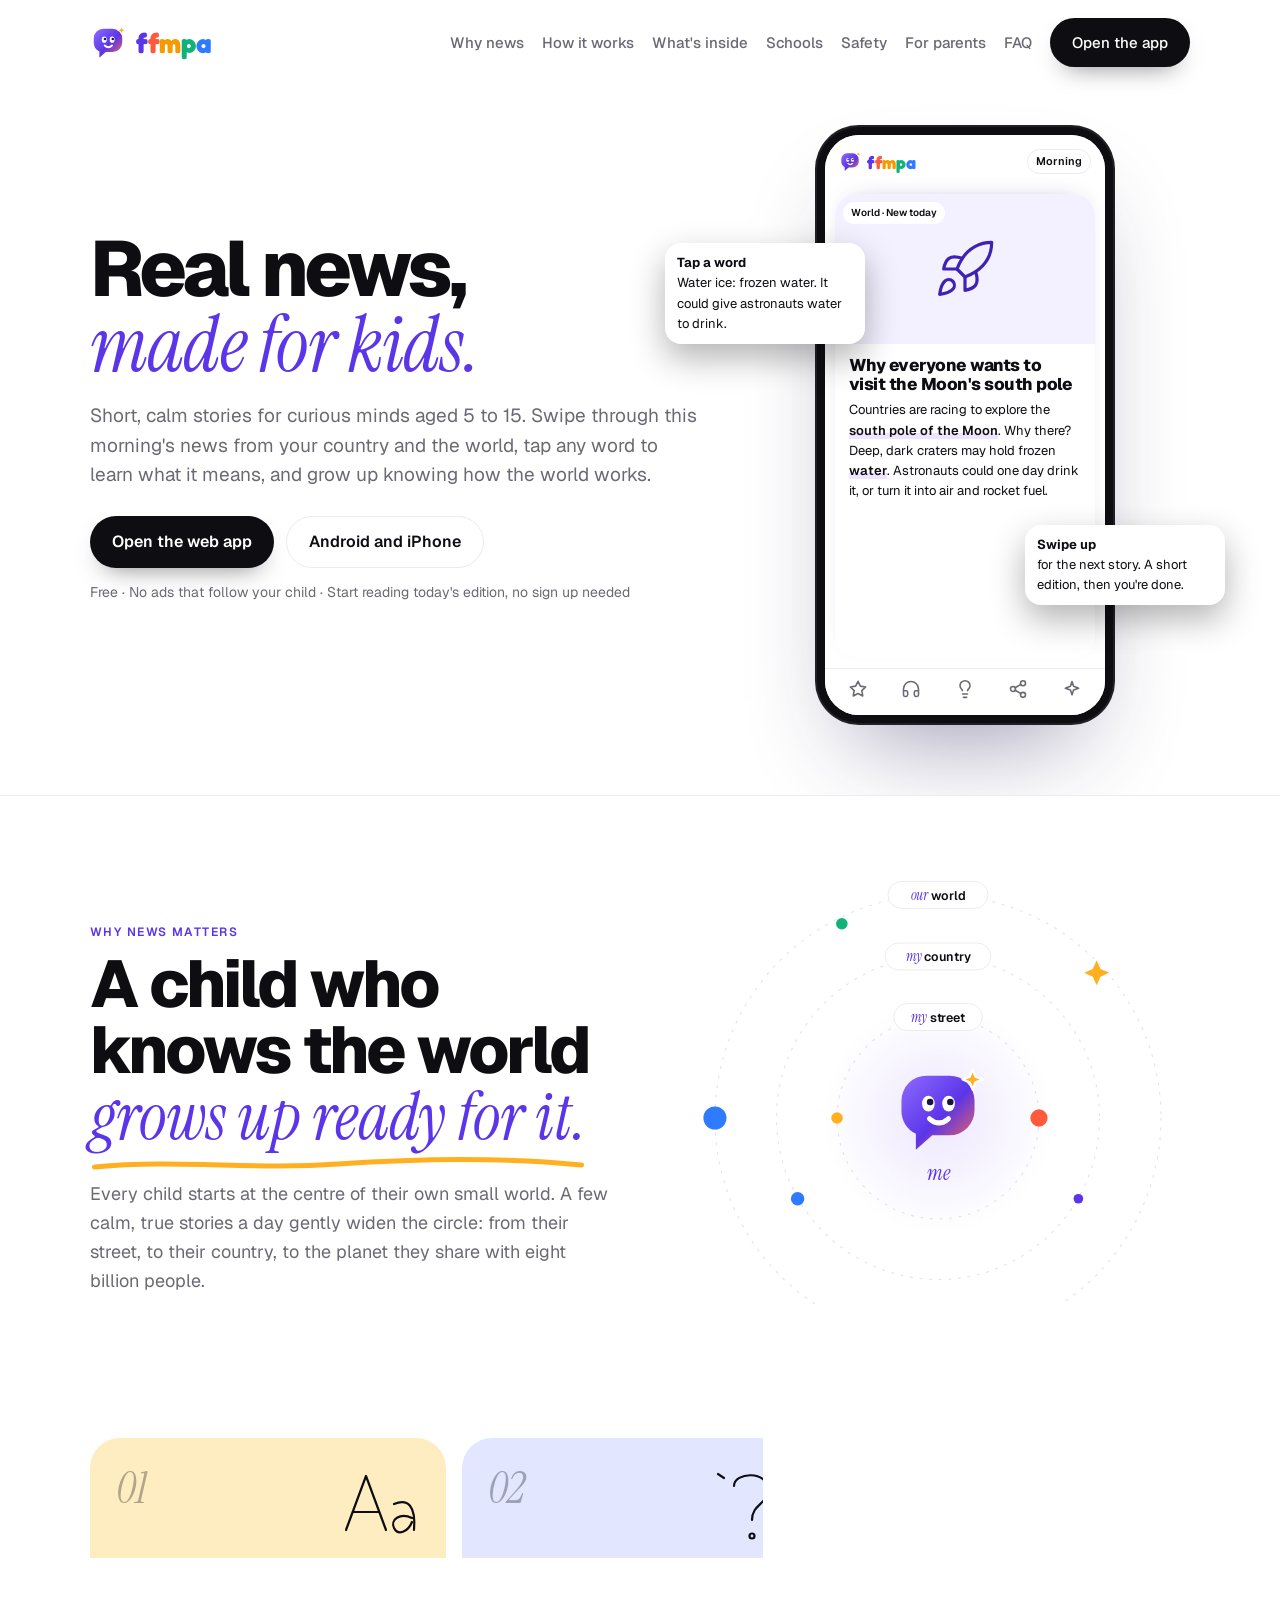
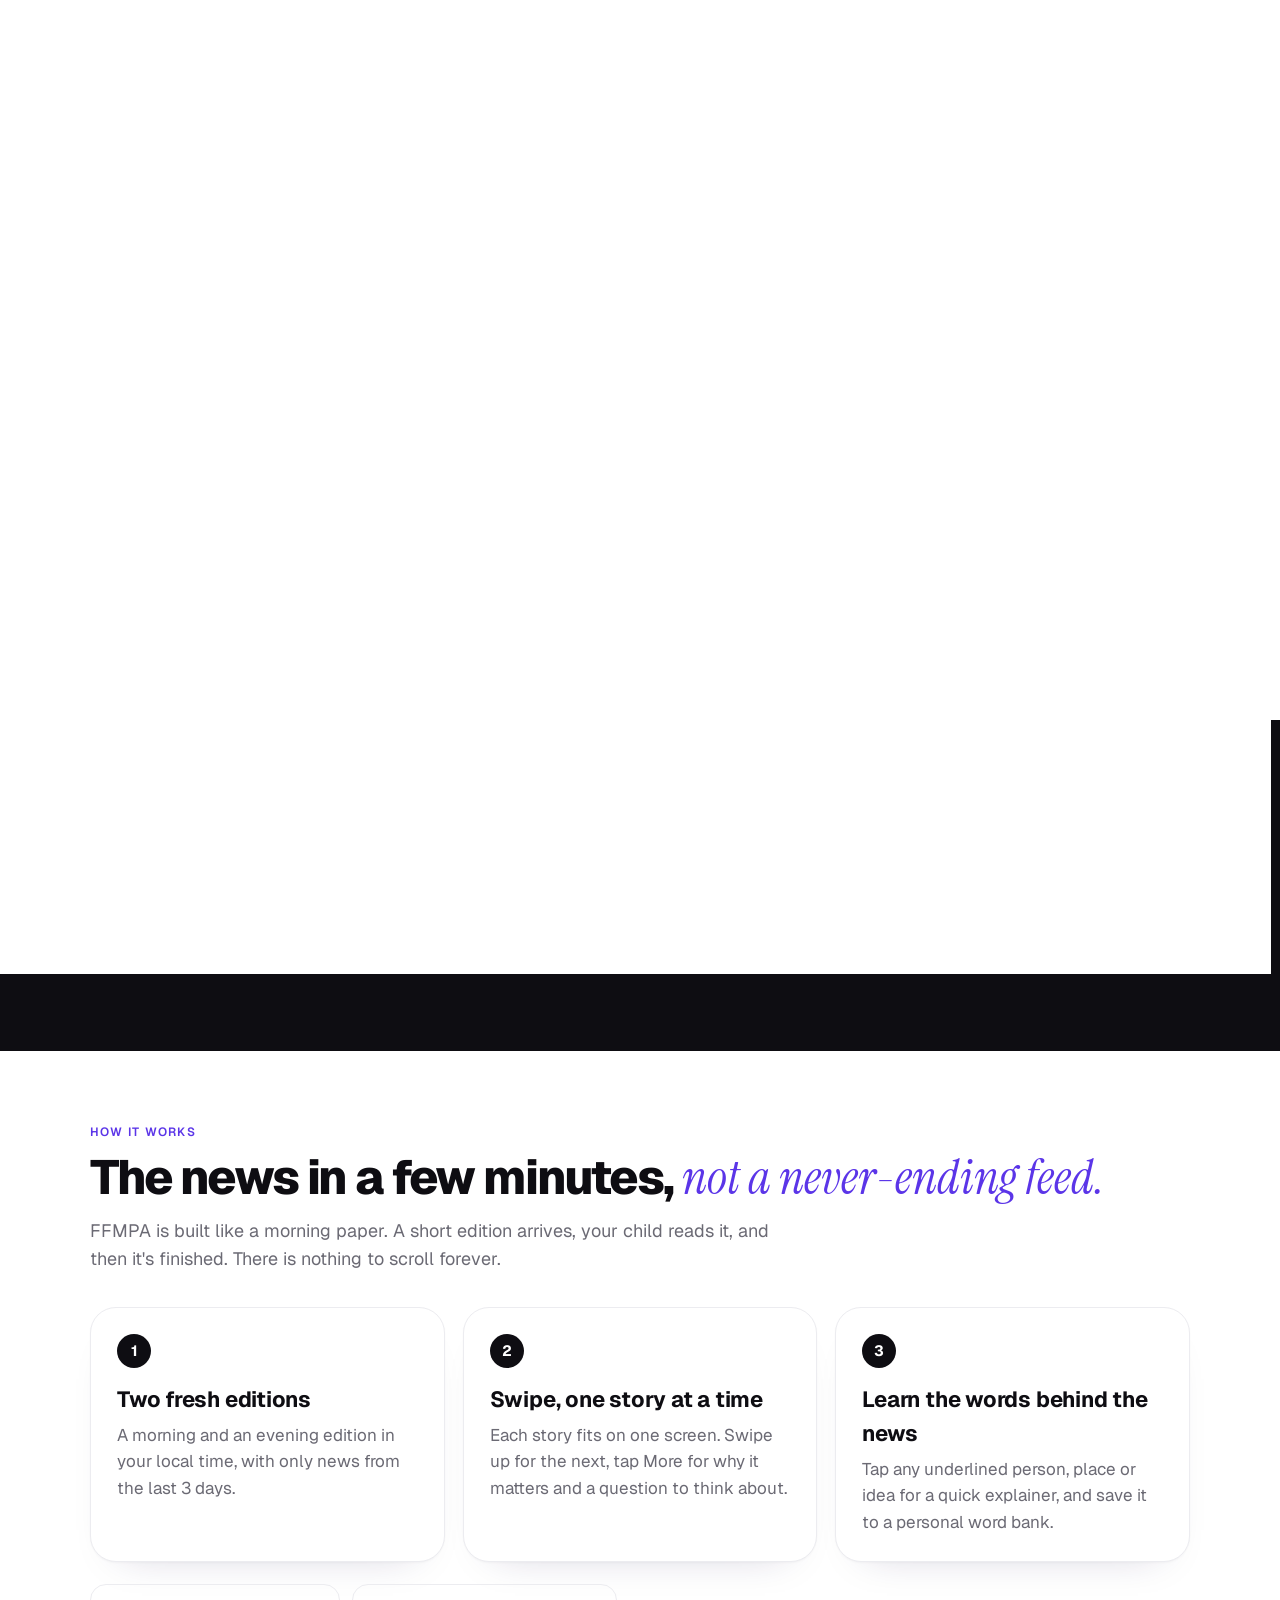
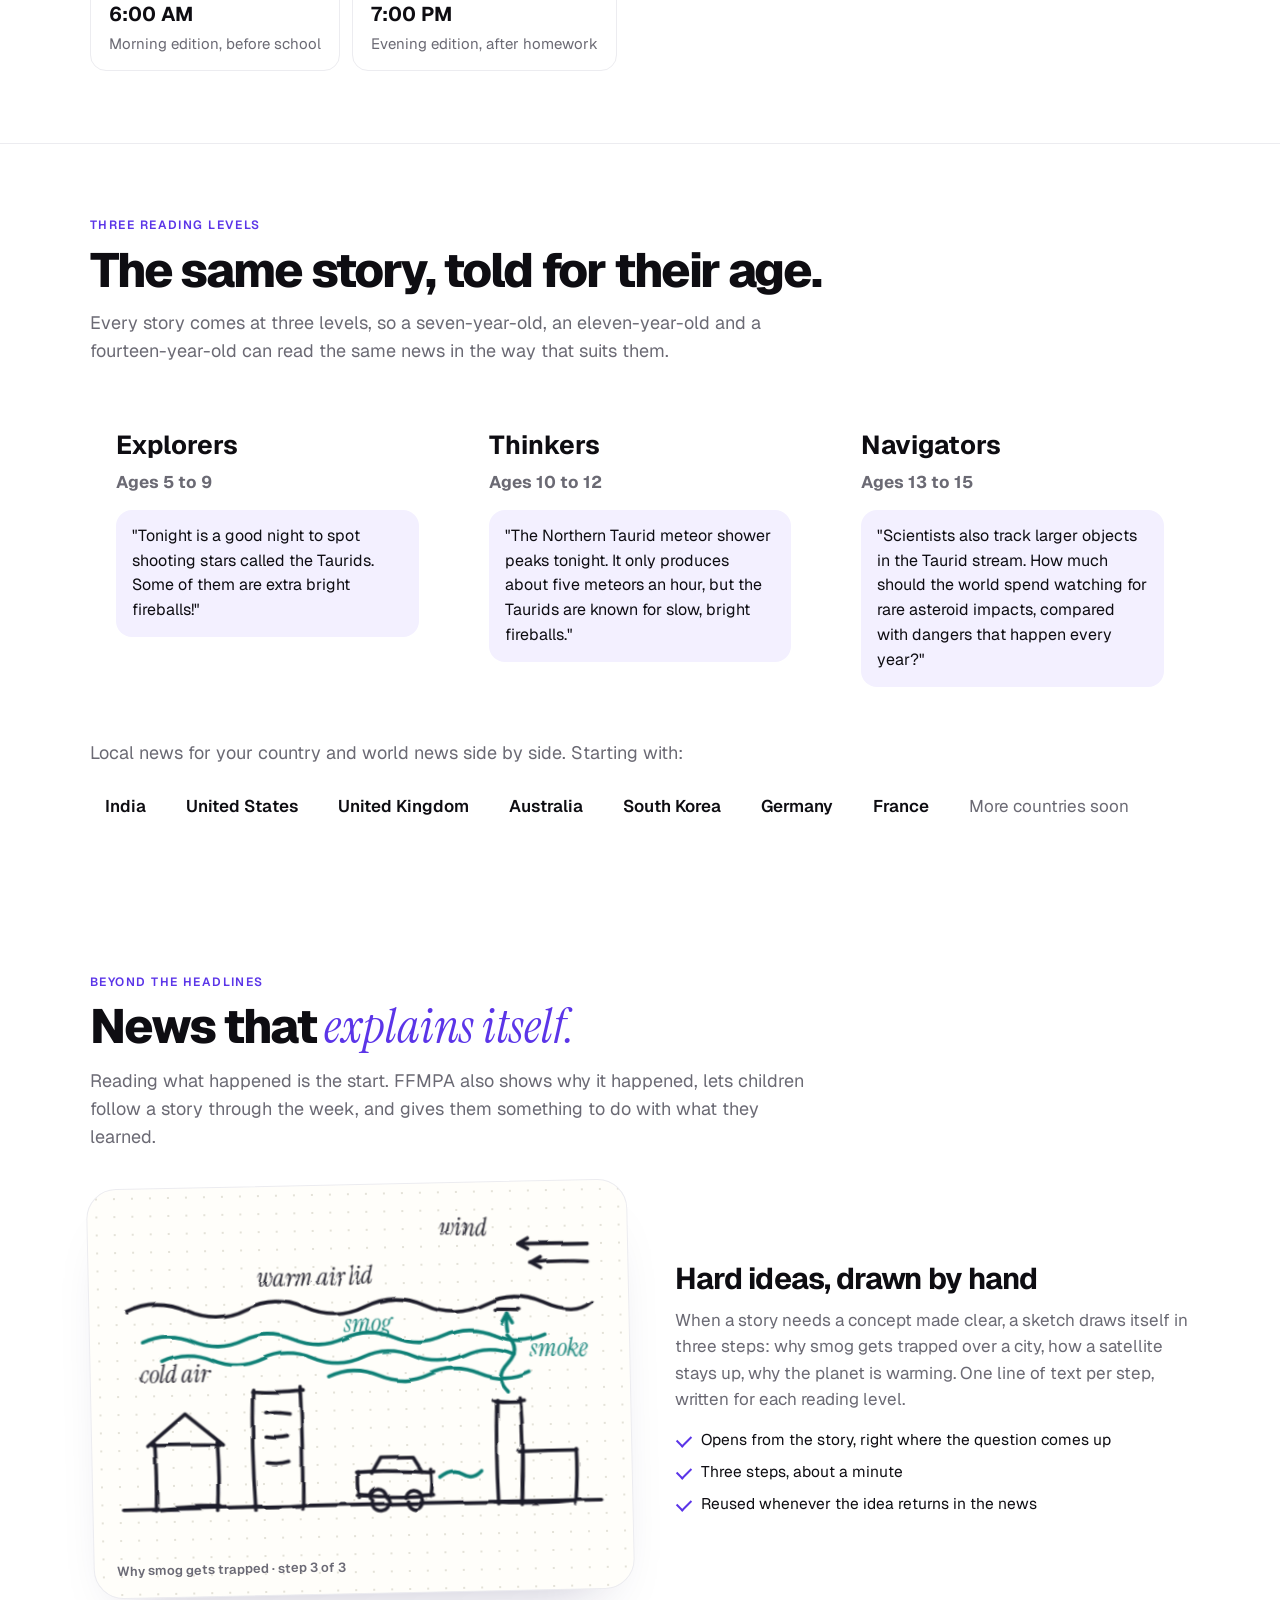
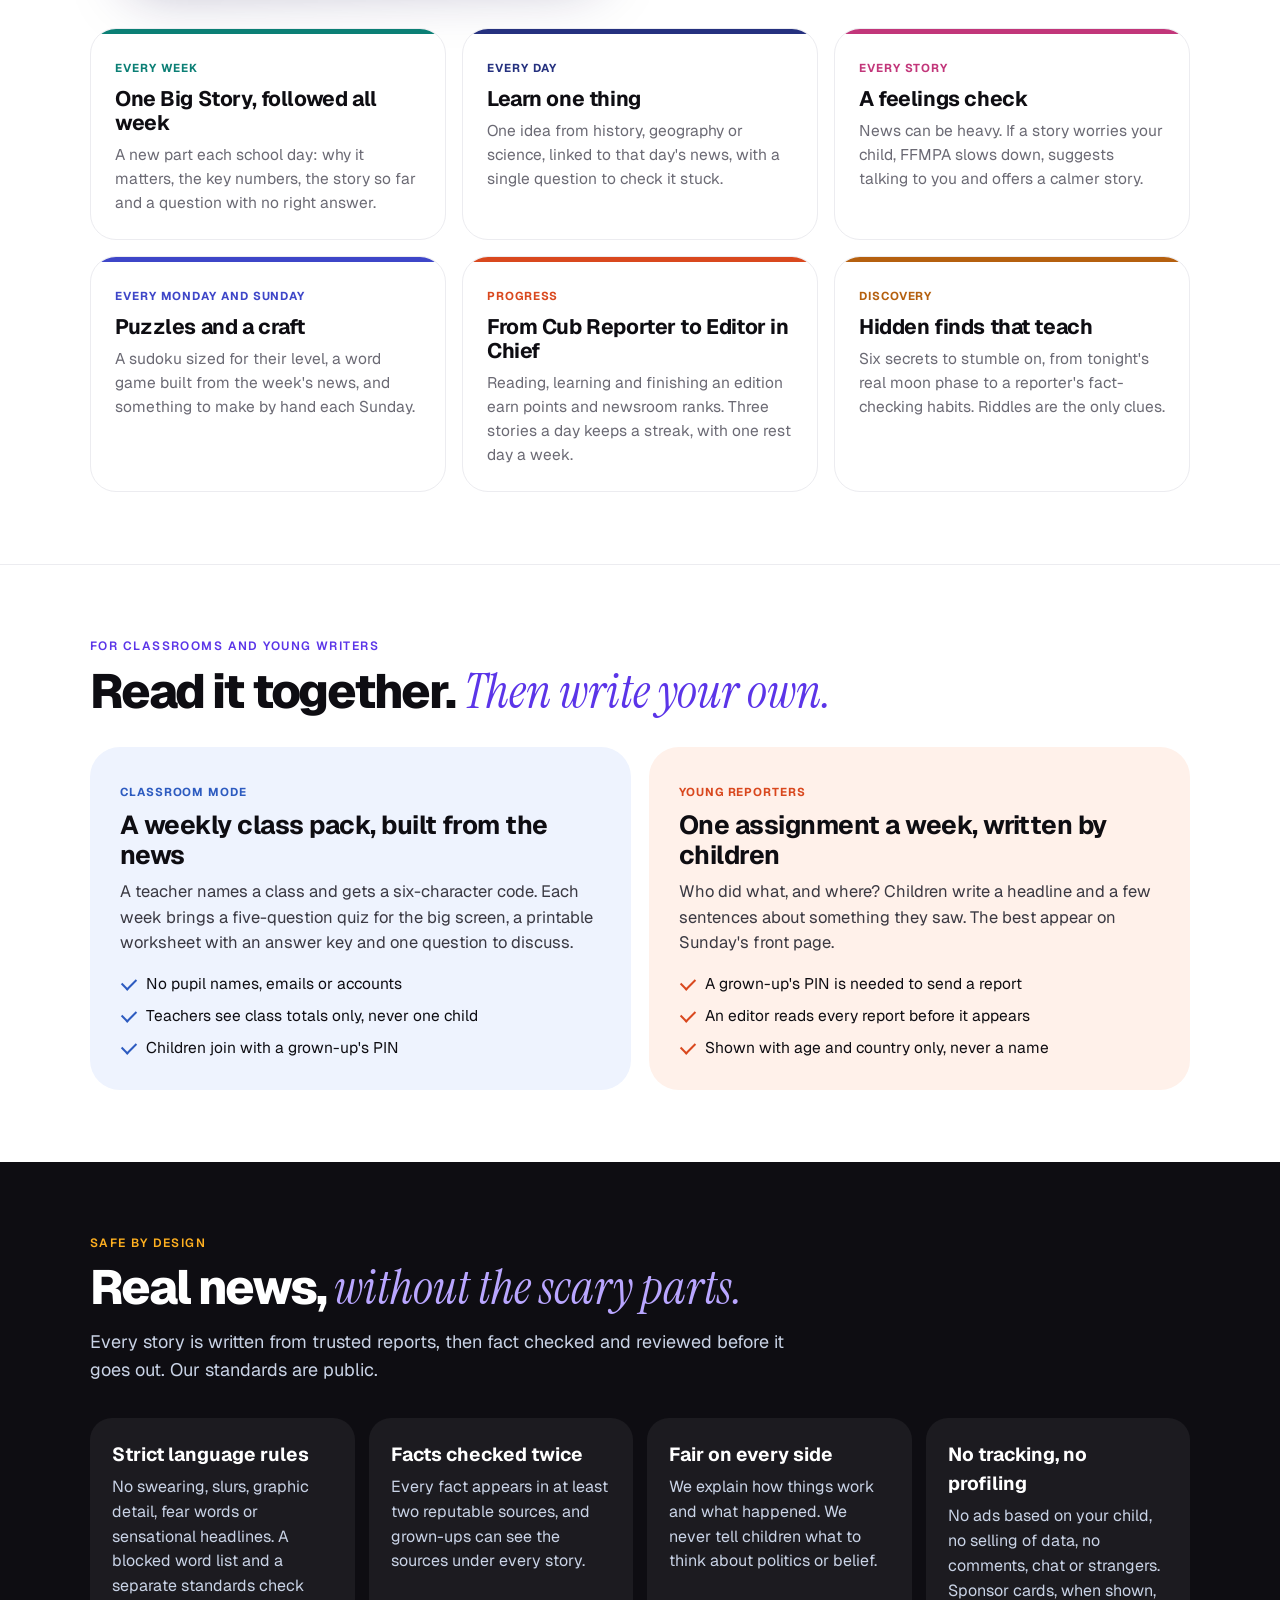
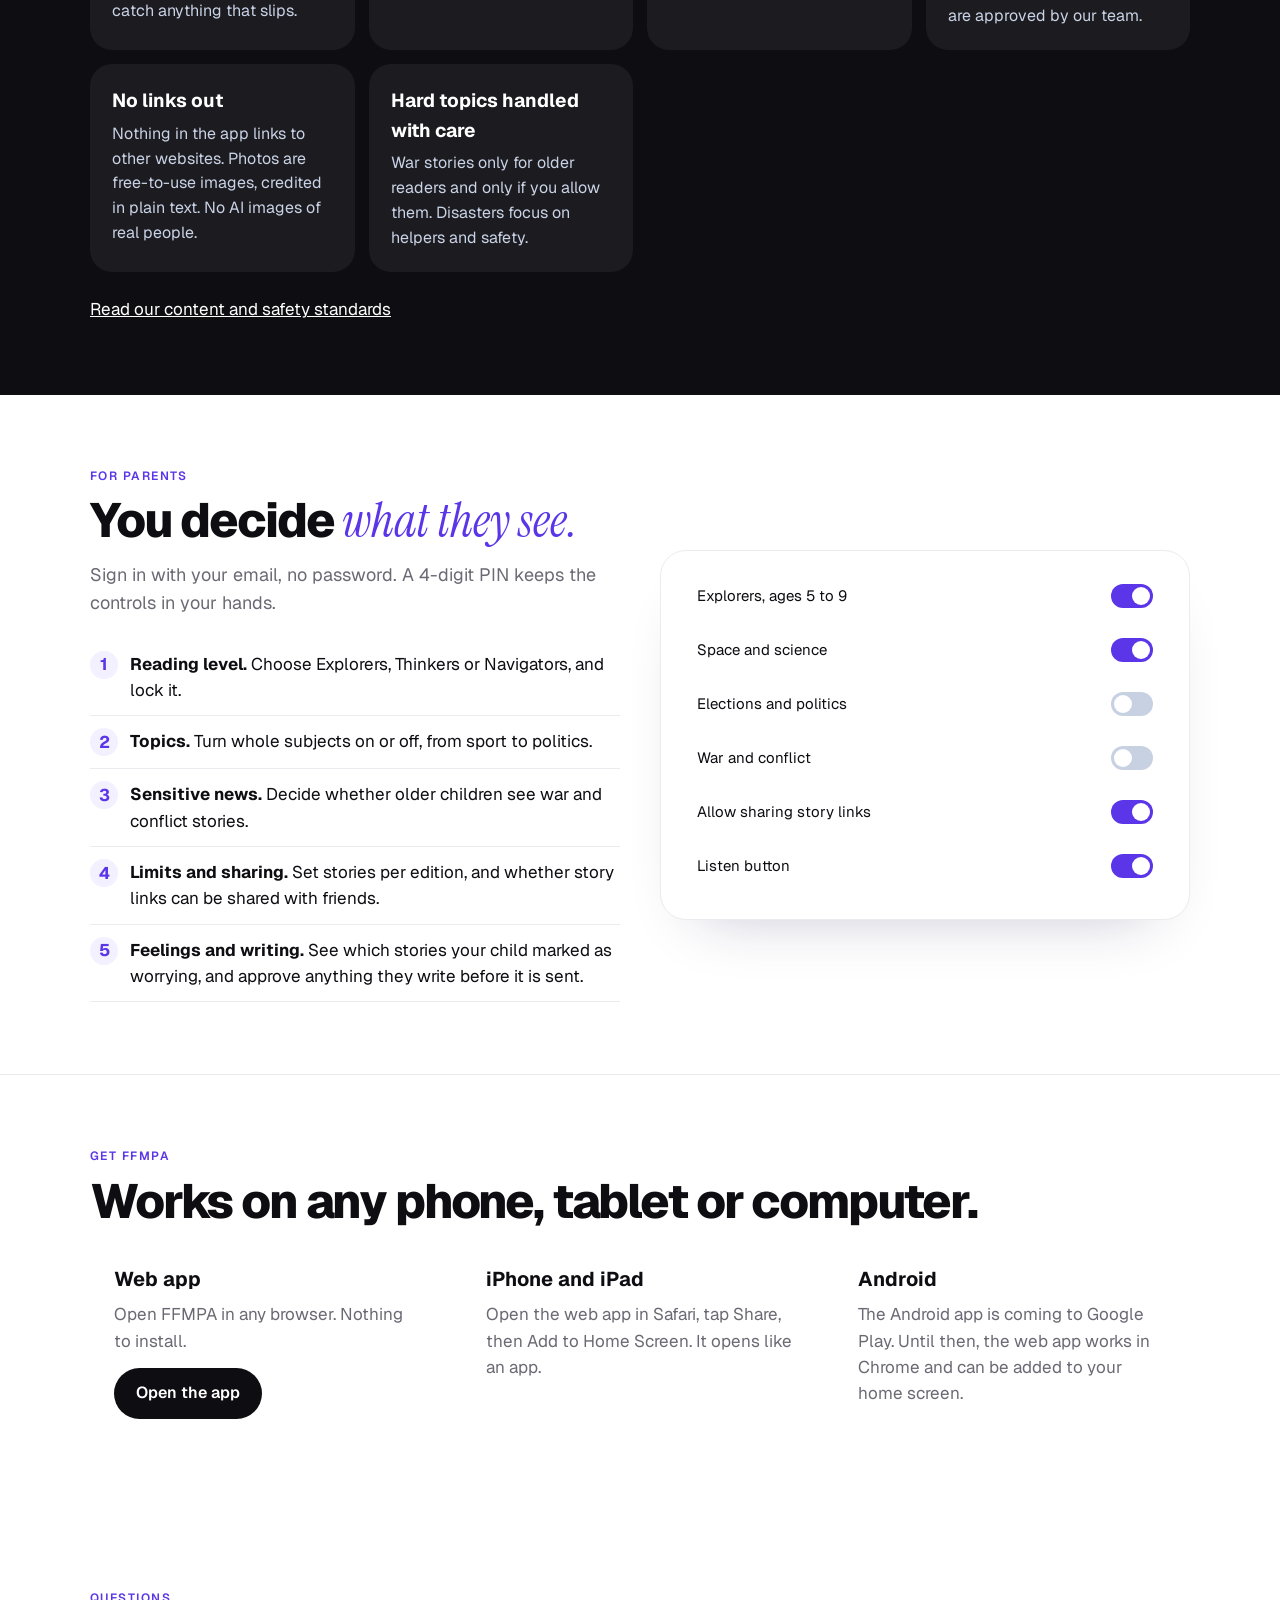
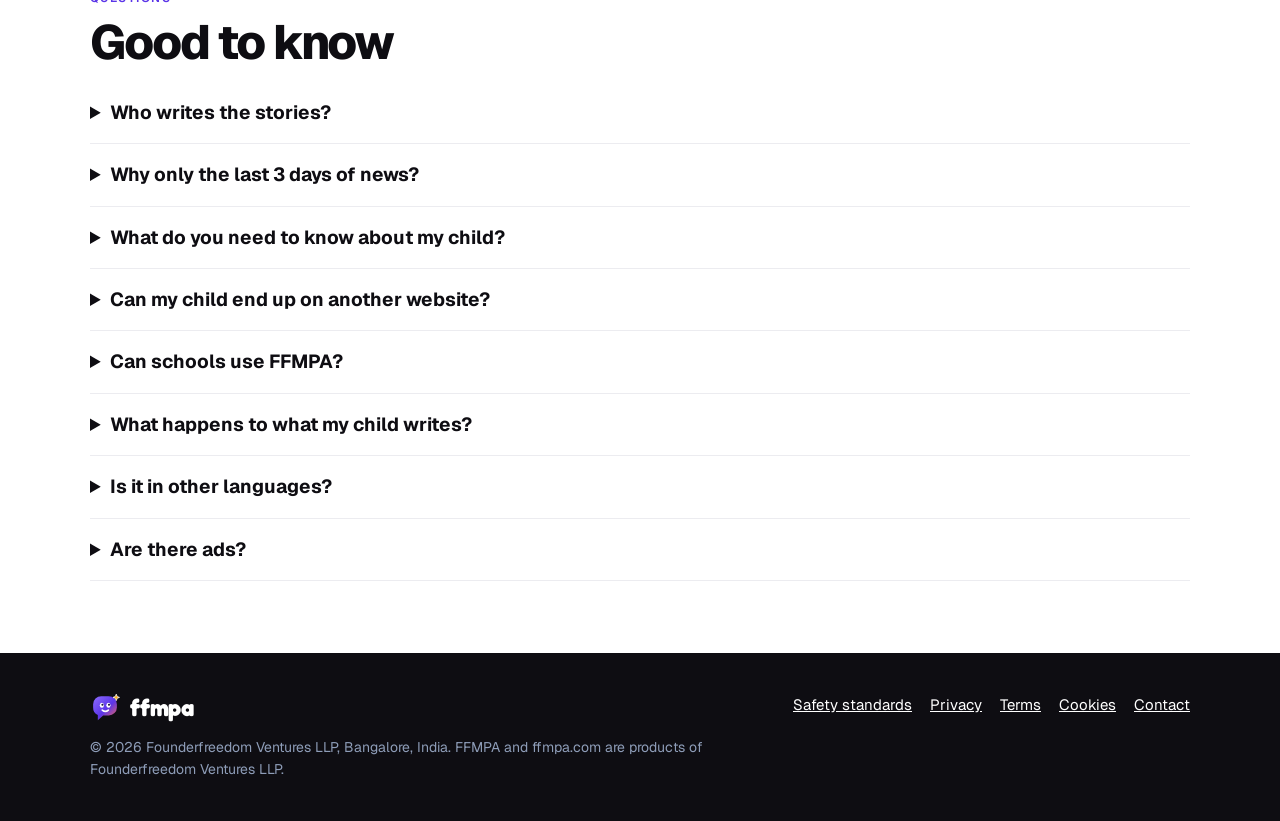
<file: src/home.html>
<!DOCTYPE html>
<html lang="en">
<head>
<meta name="color-scheme" content="light only">
<meta charset="utf-8">
<meta name="viewport" content="width=device-width, initial-scale=1">
<meta name="description" content="FFMPA: real news made for kids aged 5 to 15. Two short editions a day, only the last 3 days of news, fact checked before they go out.">
<title>FFMPA Home</title>
<link rel="preconnect" href="https://fonts.googleapis.com">
<link rel="preconnect" href="https://fonts.gstatic.com" crossorigin>
<link href="https://fonts.googleapis.com/css2?family=Fredoka:wght@600;700&family=Geist:wght@400;500;600;700;800&family=Instrument+Serif:ital@0;1&display=swap" rel="stylesheet">
<style>
/* Layout idea: a sunrise. Dark navy hero with the app on a phone, then light sections that explain editions, safety and parent controls. */
:root{--ink:#0E0D12;--sky:#F4F4F6;--paper:#fff;--muted:#6B6A74;--line:#ECECF0;--sun:#FFB020;--local:#FF5A3C;--world:#1A7A4B;--focus:#5B35E8;--brand:#5B35E8;--brand-soft:#F3F0FF;
  --display:"Geist",ui-sans-serif,system-ui,sans-serif;--body:"Geist",ui-sans-serif,system-ui,sans-serif;--voice:"Instrument Serif",ui-serif,Georgia,serif;color-scheme:light}
*{box-sizing:border-box}html,body{margin:0}
body{font-family:var(--body);color:var(--ink);background:var(--paper);line-height:1.55;font-size:17px;-webkit-font-smoothing:antialiased}
a{color:inherit}
a:focus-visible,button:focus-visible{outline:3px solid var(--focus);outline-offset:3px}
.wrap{max-width:1140px;margin:0 auto;padding:0 20px}
nav.top{display:flex;justify-content:space-between;align-items:center;padding:18px 0;gap:14px;flex-wrap:wrap}
.logo{display:flex;align-items:center;gap:10px;font-family:var(--display);font-weight:800;font-size:26px;letter-spacing:-.04em;color:var(--ink);text-decoration:none}
.logo i{width:24px;height:24px;border-radius:50%;background:conic-gradient(from 200deg,#7B5CFF,#5B35E8,#FF7A59,#FFB020,#7B5CFF);box-shadow:0 4px 12px -4px rgba(91,53,232,.55)}
.navlinks{display:flex;gap:18px;align-items:center;flex-wrap:wrap}
.navlinks a{color:var(--muted);text-decoration:none;font-size:15px;font-weight:500}
.btn{display:inline-flex;align-items:center;gap:8px;border-radius:999px;padding:13px 22px;font-weight:600;text-decoration:none;border:0;font-size:16px}
.btn.sun{background:var(--ink);color:#fff;box-shadow:0 12px 26px -14px rgba(14,13,18,.6)}
.btn.line{background:#fff;border:1px solid var(--line);color:var(--ink)}
.btn.dark{background:var(--ink);color:#fff}
.dark h2 em,.intro em{font-family:var(--voice);font-style:italic;font-weight:400;color:#B9A6FF}
h2 em{font-family:var(--voice);font-style:italic;font-weight:400;color:var(--brand);letter-spacing:0}
.hero{background:#fff;color:var(--ink);overflow:hidden}
.hero .grid{display:grid;grid-template-columns:1.15fr .85fr;gap:40px;align-items:center;padding:40px 0 70px}
.hero h1{font-family:var(--display);font-weight:800;font-size:clamp(42px,6.4vw,78px);line-height:.96;letter-spacing:-.05em;margin:0 0 18px;text-wrap:balance}
.hero h1 em{font-family:var(--voice);font-style:italic;font-weight:400;color:var(--brand);letter-spacing:-.01em}
.hero p.lede{font-size:19px;color:var(--muted);max-width:52ch;margin:0 0 26px}
.ctas{display:flex;gap:12px;flex-wrap:wrap}
.small{font-size:14px;color:var(--muted);margin-top:14px}
/* phone */
.phone{justify-self:center;width:300px;height:600px;border-radius:44px;background:var(--ink);padding:10px;box-shadow:0 50px 100px -40px rgba(30,20,80,.45),inset 0 0 0 2px rgba(255,255,255,.08);position:relative}
.screen{height:100%;border-radius:34px;background:#fff;overflow:hidden;display:flex;flex-direction:column;color:var(--ink)}
.s-top{background:#fff;color:var(--ink);padding:14px 14px 10px;display:flex;justify-content:space-between;align-items:center;font-family:var(--display);font-weight:800}
.s-top span{display:flex;gap:7px;align-items:center}
.s-top span i{width:15px;height:15px;border-radius:50%;background:conic-gradient(from 200deg,#7B5CFF,#5B35E8,#FF7A59,#FFB020,#7B5CFF)}
.s-pill{font-family:var(--body);font-weight:600;font-size:11px;background:#fff;border:1px solid var(--line);border-radius:999px;padding:3px 8px}
.s-card{margin:10px;flex:1;background:#fff;border-radius:22px;box-shadow:0 -6px 24px -16px rgba(40,20,90,.4);overflow:hidden;display:flex;flex-direction:column}
.s-img{height:150px;background:var(--brand-soft);display:grid;place-items:center;position:relative;color:#3F22B5}
.s-tag{position:absolute;left:8px;top:8px;font-size:10px;font-weight:600;color:var(--ink);background:#fff;border-radius:999px;padding:3px 8px}
.s-body{padding:12px 14px;font-size:13px}
.s-body b{display:block;font-family:var(--display);font-weight:800;letter-spacing:-.03em;font-size:17px;line-height:1.12;margin-bottom:6px}
.s-body u{text-decoration:none;font-weight:600;background:linear-gradient(transparent 62%,#EDE5FF 62%)}
.s-dock{display:flex;justify-content:space-around;padding:10px 6px 16px;background:#fff;border-top:1px solid var(--line);color:var(--muted)}
.float{position:absolute;background:#fff;color:var(--ink);border-radius:16px;padding:10px 12px;font-size:13px;box-shadow:0 14px 34px rgba(0,0,0,.3);max-width:200px}
.float b{font-family:var(--display);display:block}
.f1{left:-150px;top:118px}.f2{right:-110px;bottom:120px}
@media (prefers-reduced-motion:no-preference){.phone{animation:lift 1.2s cubic-bezier(.2,.8,.2,1) both}@keyframes lift{from{transform:translateY(40px);opacity:0}to{transform:none;opacity:1}}}
section{padding:72px 0}
.eyebrow{font-weight:600;color:var(--brand);font-size:12px;letter-spacing:.12em;text-transform:uppercase;margin:0 0 10px}
h2{font-family:var(--display);font-weight:800;font-size:clamp(30px,4vw,48px);letter-spacing:-.045em;line-height:1.05;margin:0 0 14px;text-wrap:balance}
.intro{color:var(--muted);max-width:60ch;margin:0 0 34px;font-size:18px}
.steps{display:grid;grid-template-columns:repeat(3,1fr);gap:18px}
.step{background:#fff;border:1px solid var(--line);border-radius:26px;padding:26px;box-shadow:0 1px 2px rgba(14,13,18,.03),0 20px 40px -32px rgba(30,20,80,.25)}
.step .n{font-family:var(--display);font-weight:700;font-size:15px;background:var(--ink);color:#fff;width:34px;height:34px;border-radius:50%;display:grid;place-items:center;margin-bottom:14px}
.step h3{font-family:var(--display);font-size:22px;margin:0 0 6px;letter-spacing:-.01em}
.step p{margin:0;color:var(--muted)}
.clock{display:flex;gap:12px;margin-top:22px;flex-wrap:wrap}
.clock div{border:1px solid var(--line);border-radius:16px;padding:14px 18px;min-width:220px}
.clock b{font-family:var(--display);font-size:20px;display:block}
.clock span{color:var(--muted);font-size:15px}
.levels{display:grid;grid-template-columns:repeat(3,1fr);gap:18px}
.level{border-radius:26px;padding:26px}
.level h3{font-family:var(--display);font-size:26px;margin:0 0 4px}
.level .age{font-weight:700;color:var(--muted);margin:0 0 14px}
.level blockquote{margin:0;background:var(--brand-soft);border-radius:16px;padding:14px 16px;font-size:16px}
.dark{background:var(--ink);color:#fff}
.dark h2 em,.intro em{font-family:var(--voice);font-style:italic;font-weight:400;color:#B9A6FF}
h2 em{font-family:var(--voice);font-style:italic;font-weight:400;color:var(--brand);letter-spacing:0}
.dark .intro{color:#C9D3E6}
.dark .eyebrow{color:var(--sun)}
.safety{display:grid;grid-template-columns:repeat(auto-fill,minmax(250px,1fr));gap:14px}
.safety div{background:rgba(255,255,255,.06);border:0;border-radius:22px;padding:22px}
.safety h3{font-family:var(--display);font-size:19px;margin:0 0 6px}
.safety p{margin:0;color:#C9D3E6;font-size:16px}
.parents{display:grid;grid-template-columns:1fr 1fr;gap:40px;align-items:center}
.parents ul{list-style:none;padding:0;margin:0;display:grid;gap:12px}
.parents li{display:flex;gap:12px;align-items:flex-start;border-bottom:1px solid var(--line);padding-bottom:12px}
.parents li b{font-family:var(--display)}
.parents li span.k{flex:none;width:28px;height:28px;border-radius:999px;background:var(--brand-soft);display:grid;place-items:center;font-weight:700;color:var(--brand)}
.panelmock{background:#fff;border:1px solid var(--line);border-radius:26px;padding:22px;box-shadow:0 30px 60px -40px rgba(30,20,80,.3)}
.tgl{display:flex;justify-content:space-between;align-items:center;background:#fff;border:0;border-radius:14px;padding:11px 14px;margin-bottom:8px;font-size:15px}
.sw{width:42px;height:24px;border-radius:999px;background:var(--brand);position:relative}
.sw::after{content:"";position:absolute;right:3px;top:3px;width:18px;height:18px;border-radius:50%;background:#fff}
.sw.off{background:#C7D1E2}.sw.off::after{right:auto;left:3px}
.get{display:grid;grid-template-columns:repeat(3,1fr);gap:16px}
.get div{border-radius:26px;padding:24px}
.get h3{font-family:var(--display);font-size:20px;margin:0 0 6px}
.get p{margin:0 0 14px;color:var(--muted)}
.countries{display:flex;gap:10px;flex-wrap:wrap;margin-top:18px}
.countries span{background:#fff;border-radius:999px;padding:9px 15px;font-weight:600}
.countries span.soon{color:var(--muted);font-weight:400}
details{border-bottom:1px solid var(--line);padding:16px 0}
summary{font-family:var(--display);font-weight:700;font-size:19px;cursor:pointer}
details p{color:var(--muted);margin:10px 0 0;max-width:70ch}
footer{background:var(--ink);color:#C9D3E6;padding:40px 0;font-size:15px}
footer .cols{display:flex;justify-content:space-between;gap:24px;flex-wrap:wrap}
footer nav{display:flex;gap:18px;flex-wrap:wrap}
footer a{color:#fff}
footer p{margin:14px 0 0;color:#8E9DB8;font-size:14px;max-width:70ch}
@media (max-width:900px){
  .hero .grid,.parents{grid-template-columns:1fr}
  .phone{margin-top:10px}.f1,.f2{display:none}
  .steps,.get{grid-template-columns:1fr}
  .levels{grid-template-columns:1fr}
}
@media (max-width:640px){nav.top{flex-wrap:nowrap}.navlinks a:not(.btn){display:none}.navlinks .btn{padding:10px 16px;font-size:14px}}
/* FFMPA buddy logo */
.buddy{width:32px;height:32px;flex:none;overflow:visible;display:block}
.buddy .eyes{transform-box:view-box;transform-origin:24px 19.5px;animation:ffblink 5.5s infinite}
.buddy .pup{animation:fflook 7s ease-in-out infinite}
.buddy .spark{transform-box:view-box;transform-origin:42px 7px;animation:fftwinkle 2.6s ease-in-out infinite}
.buddy .smile{transform-box:view-box;transform-origin:24.5px 28px}
@keyframes ffblink{0%,93%,100%{transform:scaleY(1)}96%{transform:scaleY(.08)}}
@keyframes fflook{0%,35%,100%{transform:translate(0,0)}45%,60%{transform:translate(-1.7px,.5px)}70%,85%{transform:translate(1.2px,.8px)}}
@keyframes fftwinkle{0%,100%{transform:scale(1) rotate(0)}50%{transform:scale(.55) rotate(60deg)}}
@keyframes ffhop{0%,100%{transform:translateY(0) rotate(0)}35%{transform:translateY(-5px) rotate(-8deg)}70%{transform:translateY(0) rotate(4deg)}}
.wm{font-family:"Fredoka",var(--display);font-weight:700;letter-spacing:-.01em;line-height:1;display:inline-flex}
.wm b{display:inline-block;font-weight:700;animation:ffpop .7s cubic-bezier(.3,1.7,.5,1) both}
.wm b:nth-child(1){color:#5B35E8;animation-delay:.05s}
.wm b:nth-child(2){color:#FF5A3C;animation-delay:.12s}
.wm b:nth-child(3){color:#F59A00;animation-delay:.19s}
.wm b:nth-child(4){color:#10B27A;animation-delay:.26s}
.wm b:nth-child(5){color:#2F7BFF;animation-delay:.33s}
@keyframes ffpop{from{transform:translateY(60%) scale(.4);opacity:0}to{transform:none;opacity:1}}
@keyframes ffwig{0%,100%{transform:translateY(0)}50%{transform:translateY(-18%) rotate(-6deg)}}
.lg:hover .buddy,.lg:focus-visible .buddy{animation:ffhop .7s cubic-bezier(.3,1.4,.5,1)}
.lg:hover .wm b,.lg:focus-visible .wm b{animation:ffwig .5s ease-in-out}
.lg:hover .wm b:nth-child(2){animation-delay:.05s}.lg:hover .wm b:nth-child(3){animation-delay:.1s}.lg:hover .wm b:nth-child(4){animation-delay:.15s}.lg:hover .wm b:nth-child(5){animation-delay:.2s}
@media (prefers-reduced-motion:reduce){.buddy *,.buddy,.wm b{animation:none!important}}
/* Why news matters */
#why{position:relative;overflow:hidden;border-top:1px solid var(--line);padding-bottom:0}
.why-head{display:grid;grid-template-columns:1.05fr .95fr;gap:40px;align-items:center}
.why-head h2{font-size:clamp(38px,5.4vw,66px);line-height:1;letter-spacing:-.045em;margin:0 0 20px}
.why-head h2 em{position:relative;white-space:nowrap}
.why-head h2 em svg{position:absolute;left:0;right:0;bottom:-14px;width:100%;height:18px;overflow:visible}
.why-head h2 em svg path{stroke-dasharray:420;stroke-dashoffset:420;transition:stroke-dashoffset 1.6s .3s cubic-bezier(.6,0,.2,1)}
.why-head.in h2 em svg path{stroke-dashoffset:0}
.why-head .lede{max-width:520px}
.orbit{width:100%;max-width:500px;justify-self:center;overflow:visible}
.orbit .ring{fill:none;stroke:#E4E2EC;stroke-width:1.2;stroke-dasharray:3 7}
.orbit .spin{transform-box:view-box;transform-origin:260px 260px;animation:orb linear infinite}
.orbit .s1{animation-duration:26s}.orbit .s2{animation-duration:44s;animation-direction:reverse}.orbit .s3{animation-duration:70s}
@keyframes orb{to{transform:rotate(360deg)}}
.orbit .lab rect{fill:#fff;stroke:#ECECF0}
.orbit .lab text{font:600 13px var(--body);fill:var(--ink);letter-spacing:-.01em}
.orbit .lab text tspan{font:italic 400 15px var(--voice);fill:var(--brand)}
.orbit .halo{fill:url(#halo)}
.gifts{display:grid;grid-template-columns:repeat(3,1fr);gap:16px;margin-top:70px}
.gift{position:relative;border-radius:30px;padding:28px 26px 26px;min-height:250px;overflow:hidden;isolation:isolate}
.gift .num{font:italic 400 44px/1 var(--voice);color:rgba(14,13,18,.32);margin:0 0 54px;display:block}
.gift h3{font-family:var(--display);font-weight:700;font-size:22px;letter-spacing:-.03em;line-height:1.12;margin:0 0 8px}
.gift p{margin:0;color:#3A3942;font-size:15.5px;line-height:1.5}
.gift .doodle{position:absolute;right:18px;top:18px;width:96px;height:96px;z-index:-1;animation:bob 6s ease-in-out infinite}
.gift:nth-child(2n) .doodle{animation-delay:-2s}.gift:nth-child(3n) .doodle{animation-delay:-4s}
@keyframes bob{0%,100%{transform:translateY(0) rotate(0)}50%{transform:translateY(-8px) rotate(4deg)}}
.gift .doodle *{fill:none;stroke:var(--ink);stroke-width:2.2;stroke-linecap:round;stroke-linejoin:round}
.gift .big{font:700 64px/1 var(--display);letter-spacing:-.05em;color:var(--ink);position:absolute;right:24px;top:22px}
.gift .big small{display:block;font:italic 400 18px var(--voice);letter-spacing:0;text-align:right;color:#3A3942}
.gift .cite{display:block;margin-top:10px;font-size:12.5px;color:#6B6A74}
.g1{background:#FFEDC2}.g2{background:#E2E7FF}.g3{background:#FFE2DA}.g4{background:#D9F2E4}.g5{background:#EDE5FF}.g6{background:#DDEFFF}
.manifesto{position:relative;margin:90px 0 0;padding:110px 20px 120px;text-align:center;background:var(--ink);color:#fff;overflow:hidden}
.manifesto p.l1{font:700 clamp(34px,6vw,76px)/1 var(--display);letter-spacing:-.05em;margin:0}
.manifesto p.l2{font:italic 400 clamp(40px,7vw,92px)/1.05 var(--voice);margin:6px 0 22px;background:linear-gradient(90deg,#B9A6FF,#FF9A7E 55%,#FFC955);-webkit-background-clip:text;background-clip:text;color:transparent}
.manifesto p.l3{max-width:560px;margin:0 auto;color:#BDBBC8;font-size:17px}
.manifesto .sh{position:absolute;opacity:.9;animation:drift 14s ease-in-out infinite}
.manifesto .sh:nth-of-type(2){animation-duration:18s;animation-delay:-5s}.manifesto .sh:nth-of-type(3){animation-duration:16s;animation-delay:-9s}.manifesto .sh:nth-of-type(4){animation-duration:20s;animation-delay:-3s}
@keyframes drift{0%,100%{transform:translate(0,0) rotate(0)}50%{transform:translate(14px,-18px) rotate(25deg)}}
.js .rv{opacity:0;transform:translateY(26px);transition:opacity .8s cubic-bezier(.2,.8,.2,1),transform .8s cubic-bezier(.2,.8,.2,1)}
.js .rv.in{opacity:1;transform:none}
.gifts .rv:nth-child(2){transition-delay:.08s}.gifts .rv:nth-child(3){transition-delay:.16s}.gifts .rv:nth-child(5){transition-delay:.08s}.gifts .rv:nth-child(6){transition-delay:.16s}
@media (max-width:900px){.why-head{grid-template-columns:1fr}.gifts{grid-template-columns:1fr 1fr}.orbit{max-width:380px}}
@media (max-width:600px){.gifts{grid-template-columns:1fr}.gift{min-height:0}.gift .num{margin-bottom:34px}.why-head h2 em{white-space:normal}}
@media (prefers-reduced-motion:reduce){.orbit .spin,.gift .doodle,.manifesto .sh{animation:none}.js .rv{opacity:1;transform:none;transition:none}}
.logo{font-size:28px}.logo .buddy{width:36px;height:36px}
.s-top .buddy{width:22px;height:22px}.s-top .wm{font-size:18px}.s-top span{gap:6px}
footer .logo .buddy{width:30px;height:30px}footer .logo .wm b{color:#fff!important}
.orbit .ob .eyes,.orbit .ob .spark{transform-box:fill-box;transform-origin:center}
.s-top .wm{gap:0}
#why .lede{color:var(--muted);font-size:18px;margin-top:30px;line-height:1.6}

/* ===== what's inside + schools ===== */
.skfeat{display:grid;grid-template-columns:1.05fr 1fr;gap:44px;align-items:center;margin:8px 0 34px}
.skfeat h3{font-family:var(--display);font-size:30px;letter-spacing:-.03em;line-height:1.1;margin:0 0 12px}
.skfeat p{color:var(--muted);font-size:17px;margin:0 0 16px}
.sknote{position:relative;border:1px solid var(--line);border-radius:30px;padding:18px 18px 44px;background-color:#FFFEFA;background-image:radial-gradient(#E4E2D8 1px,transparent 1.2px);background-size:18px 18px;box-shadow:0 30px 60px -40px rgba(30,20,80,.35);transform:rotate(-1.2deg)}
.skboard{display:block;width:100%;height:auto}
.skboard text{font-family:var(--voice);font-style:italic;font-size:16px}
.skcapn{position:absolute;left:22px;bottom:16px;font-size:13px;font-weight:600;color:#6B6A75}
.skink{stroke-dasharray:1;stroke-dashoffset:1}.sktx{opacity:0}
.rv.in .skink{animation:skdraw .55s ease-out forwards}.rv.in .sktx{animation:sktx .4s ease-out forwards}
@keyframes skdraw{to{stroke-dashoffset:0}}@keyframes sktx{to{opacity:1}}
html:not(.js) .skink{stroke-dashoffset:0}html:not(.js) .sktx{opacity:1}
.ticks{list-style:none;margin:0;padding:0;display:grid;gap:8px}
.ticks li{position:relative;padding-left:26px;font-size:15.5px;color:var(--ink)}
.ticks li::before{content:"";position:absolute;left:2px;top:.42em;width:12px;height:7px;border-left:2.2px solid var(--brand);border-bottom:2.2px solid var(--brand);transform:rotate(-45deg)}
.mgrid{display:grid;grid-template-columns:repeat(3,1fr);gap:16px}
.mcard{border:1px solid var(--line);border-radius:26px;padding:24px;background:#fff;position:relative;overflow:hidden}
.mcard::before{content:"";position:absolute;left:0;right:0;top:0;height:5px;background:var(--mc)}
.mtag{display:inline-block;font-size:11.5px;font-weight:700;letter-spacing:.08em;text-transform:uppercase;color:var(--mc,var(--dc));margin-bottom:10px}
.mcard h3,.duoc h3{font-family:var(--display);font-size:21px;letter-spacing:-.02em;line-height:1.15;margin:0 0 8px}
.mcard p{margin:0;color:var(--muted);font-size:15.5px}
.mgrid .rv:nth-child(3n+2){transition-delay:.08s}.mgrid .rv:nth-child(3n){transition-delay:.16s}
.duo{display:grid;grid-template-columns:1fr 1fr;gap:18px;margin-top:30px}
.duoc{border-radius:30px;padding:30px;background:var(--db)}
.duoc h3{font-size:26px}.duoc p{color:#3A3942;font-size:16.5px;margin:0 0 16px}
.duoc .ticks li::before{border-color:var(--dc)}
@media (max-width:900px){.skfeat{grid-template-columns:1fr;gap:24px}.mgrid{grid-template-columns:1fr 1fr}.duo{grid-template-columns:1fr}.levels{grid-template-columns:1fr!important}}
@media (max-width:600px){.mgrid{grid-template-columns:1fr}.skfeat h3{font-size:25px}.duoc{padding:22px}}
@media (prefers-reduced-motion:reduce){.skink{stroke-dashoffset:0;animation:none!important}.sktx{opacity:1;animation:none!important}}
/* typed text stays dark */
input,textarea,select{color:#0E0D12!important;-webkit-text-fill-color:#0E0D12!important;caret-color:#0E0D12;color-scheme:light only;background-color:#fff}
input::placeholder,textarea::placeholder{color:#8A8995!important;-webkit-text-fill-color:#8A8995!important;opacity:1}
input:-webkit-autofill,textarea:-webkit-autofill,select:-webkit-autofill{-webkit-text-fill-color:#0E0D12!important;box-shadow:0 0 0 1000px #fff inset!important;caret-color:#0E0D12}
select option{color:#0E0D12;background:#fff}
html{color-scheme:light only}
</style>
<script>document.documentElement.classList.add('js')</script>
</head>
<body>
<svg width="0" height="0" style="position:absolute" aria-hidden="true" focusable="false"><defs><linearGradient id="ffg" x1="0" y1="0" x2="1" y2="1"><stop offset="0" stop-color="#8E6CFF"/><stop offset=".55" stop-color="#5B35E8"/><stop offset="1" stop-color="#FF6A4D"/></linearGradient></defs></svg>
<header class="hero">
  <div class="wrap">
    <nav class="top" aria-label="Main">
      <a class="logo lg" href="#top" aria-label="FFMPA home"><svg class="buddy" viewBox="0 0 48 48" aria-hidden="true" focusable="false"><path fill="url(#ffg)" d="M18 5h12a13 13 0 0 1 13 13v5a13 13 0 0 1-13 13H21l-8.5 7.5V35.2A13 13 0 0 1 5 23v-5A13 13 0 0 1 18 5z"/><g class="eyes"><ellipse cx="19" cy="19.5" rx="3.3" ry="4.1" fill="#fff"/><ellipse cx="29.5" cy="19.5" rx="3.3" ry="4.1" fill="#fff"/><g class="pup"><circle cx="19.9" cy="18.7" r="1.7" fill="#1B1340"/><circle cx="30.4" cy="18.7" r="1.7" fill="#1B1340"/></g></g><path class="smile" d="M19.6 27.4q4.9 4.3 9.8 0" fill="none" stroke="#fff" stroke-width="2.6" stroke-linecap="round"/><path class="spark" fill="#FFB020" stroke="#fff" stroke-width="1.2" stroke-linejoin="round" d="M42 1.8l1.5 3.7 3.7 1.5-3.7 1.5L42 12.2l-1.5-3.7-3.7-1.5 3.7-1.5z"/></svg><span class="wm" aria-hidden="true"><b>f</b><b>f</b><b>m</b><b>p</b><b>a</b></span></a>
      <div class="navlinks"><a href="#why">Why news</a><a href="#how">How it works</a><a href="#more">What's inside</a><a href="#schools">Schools</a><a href="#safe">Safety</a><a href="#parents">For parents</a><a href="#faq">FAQ</a>
        <a class="btn sun" href="https://claude.ai/artifact/LZmmeGKXJ2qpBUN4LCK6Z7">Open the app</a></div>
    </nav>
    <div class="grid" id="top">
      <div>
        <h1>Real news, <em>made for kids.</em></h1>
        <p class="lede">Short, calm stories for curious minds aged 5 to 15. Swipe through this morning's news from your country and the world, tap any word to learn what it means, and grow up knowing how the world works.</p>
        <div class="ctas"><a class="btn sun" href="https://claude.ai/artifact/LZmmeGKXJ2qpBUN4LCK6Z7">Open the web app</a><a class="btn line" href="#get">Android and iPhone</a></div>
        <p class="small">Free · No ads that follow your child · Start reading today's edition, no sign up needed</p>
      </div>
      <div class="phone" aria-label="The FFMPA app showing a story about the Moon">
        <div class="screen">
          <div class="s-top"><span><svg class="buddy" viewBox="0 0 48 48" aria-hidden="true" focusable="false"><path fill="url(#ffg)" d="M18 5h12a13 13 0 0 1 13 13v5a13 13 0 0 1-13 13H21l-8.5 7.5V35.2A13 13 0 0 1 5 23v-5A13 13 0 0 1 18 5z"/><g class="eyes"><ellipse cx="19" cy="19.5" rx="3.3" ry="4.1" fill="#fff"/><ellipse cx="29.5" cy="19.5" rx="3.3" ry="4.1" fill="#fff"/><g class="pup"><circle cx="19.9" cy="18.7" r="1.7" fill="#1B1340"/><circle cx="30.4" cy="18.7" r="1.7" fill="#1B1340"/></g></g><path class="smile" d="M19.6 27.4q4.9 4.3 9.8 0" fill="none" stroke="#fff" stroke-width="2.6" stroke-linecap="round"/><path class="spark" fill="#FFB020" stroke="#fff" stroke-width="1.2" stroke-linejoin="round" d="M42 1.8l1.5 3.7 3.7 1.5-3.7 1.5L42 12.2l-1.5-3.7-3.7-1.5 3.7-1.5z"/></svg><span class="wm" aria-hidden="true"><b>f</b><b>f</b><b>m</b><b>p</b><b>a</b></span></span><span class="s-pill">Morning</span></div>
          <div class="s-card">
            <div class="s-img"><svg viewBox="0 0 24 24" width="64" height="64" fill="none" stroke="currentColor" stroke-width="1.2" stroke-linecap="round" stroke-linejoin="round" aria-hidden="true"><path d="M4.5 16.5c-1.5 1.26-2 5-2 5s3.74-.5 5-2c.71-.84.7-2.13-.09-2.91a2.18 2.18 0 0 0-2.91-.09z"/><path d="M12 15l-3-3a22 22 0 0 1 2-3.95A12.88 12.88 0 0 1 22 2c0 2.72-.78 7.5-6 11a22.35 22.35 0 0 1-4 2z"/><path d="M9 12H4s.55-3.03 2-4c1.62-1.08 5 0 5 0"/><path d="M12 15v5s3.03-.55 4-2c1.08-1.62 0-5 0-5"/></svg><span class="s-tag">World · New today</span></div>
            <div class="s-body"><b>Why everyone wants to visit the Moon's south pole</b>Countries are racing to explore the <u>south pole of the Moon</u>. Why there? Deep, dark craters may hold frozen <u>water</u>. Astronauts could one day drink it, or turn it into air and rocket fuel.</div>
          </div>
          <div class="s-dock" aria-hidden="true"><svg viewBox="0 0 24 24" width="20" height="20" fill="none" stroke="currentColor" stroke-width="1.9" stroke-linecap="round" stroke-linejoin="round" aria-hidden="true"><path d="M12 2.8l2.85 5.78 6.38.93-4.62 4.5 1.09 6.35L12 17.36l-5.7 3 1.09-6.35-4.62-4.5 6.38-.93z"/></svg><svg viewBox="0 0 24 24" width="20" height="20" fill="none" stroke="currentColor" stroke-width="1.9" stroke-linecap="round" stroke-linejoin="round" aria-hidden="true"><path d="M3 14h3a2 2 0 0 1 2 2v3a2 2 0 0 1-2 2H5a2 2 0 0 1-2-2v-7a9 9 0 0 1 18 0v7a2 2 0 0 1-2 2h-1a2 2 0 0 1-2-2v-3a2 2 0 0 1 2-2h3"/></svg><svg viewBox="0 0 24 24" width="20" height="20" fill="none" stroke="currentColor" stroke-width="1.9" stroke-linecap="round" stroke-linejoin="round" aria-hidden="true"><path d="M9 18h6"/><path d="M10 22h4"/><path d="M15.09 14c.18-.98.65-1.74 1.41-2.5A4.65 4.65 0 0 0 18 8 6 6 0 0 0 6 8c0 1 .23 2.23 1.5 3.5A4.61 4.61 0 0 1 8.91 14"/></svg><svg viewBox="0 0 24 24" width="20" height="20" fill="none" stroke="currentColor" stroke-width="1.9" stroke-linecap="round" stroke-linejoin="round" aria-hidden="true"><circle cx="18" cy="5" r="3"/><circle cx="6" cy="12" r="3"/><circle cx="18" cy="19" r="3"/><path d="M8.59 13.51l6.83 3.98"/><path d="M15.41 6.51l-6.82 3.98"/></svg><svg viewBox="0 0 24 24" width="20" height="20" fill="none" stroke="currentColor" stroke-width="1.9" stroke-linecap="round" stroke-linejoin="round" aria-hidden="true"><path d="M12 3l1.9 5.8L20 11l-6.1 2.2L12 19l-1.9-5.8L4 11l6.1-2.2z"/></svg></div>
        </div>
        <div class="float f1"><b>Tap a word</b>Water ice: frozen water. It could give astronauts water to drink.</div>
        <div class="float f2"><b>Swipe up</b>for the next story. A short edition, then you're done.</div>
      </div>
    </div>
  </div>
</header>

<main>
<section id="why">
  <div class="wrap">
    <div class="why-head rv">
      <div>
        <p class="eyebrow">Why news matters</p>
        <h2>A child who knows the world <em>grows up ready for it.<svg viewBox="0 0 400 18" preserveAspectRatio="none" aria-hidden="true"><path d="M4 12C70 4 130 15 200 9s140-6 196 1" fill="none" stroke="#FFB020" stroke-width="5" stroke-linecap="round"/></svg></em></h2>
        <p class="lede">Every child starts at the centre of their own small world. A few calm, true stories a day gently widen the circle: from their street, to their country, to the planet they share with eight billion people.</p>
      </div>
      <svg class="orbit" viewBox="0 0 520 520" role="img" aria-label="Circles widening from me, to my street, to my country, to our world">
        <defs><radialGradient id="halo"><stop offset="0" stop-color="#EDE7FF"/><stop offset="1" stop-color="#EDE7FF" stop-opacity="0"/></radialGradient></defs>
        <circle class="halo" cx="260" cy="260" r="120"/>
        <circle class="ring" cx="260" cy="260" r="105"/><circle class="ring" cx="260" cy="260" r="168"/><circle class="ring" cx="260" cy="260" r="232"/>
        <g class="spin s1"><circle cx="365" cy="260" r="9" fill="#FF5A3C"/><circle cx="155" cy="260" r="6" fill="#FFB020"/></g>
        <g class="spin s2"><circle cx="260" cy="92" r="11" fill="#10B27A"/><circle cx="114" cy="344" r="7" fill="#2F7BFF"/><circle cx="406" cy="344" r="5" fill="#5B35E8"/></g>
        <g class="spin s3"><circle cx="28" cy="260" r="12" fill="#2F7BFF"/><path d="M425 96l4 9 9 4-9 4-4 9-4-9-9-4 9-4z" fill="#FFB020"/><circle cx="355" cy="474" r="8" fill="#FF5A3C"/><circle cx="160" cy="58" r="6" fill="#10B27A"/></g>
        <g class="ob" transform="translate(212 206) scale(2)"><path fill="url(#ffg)" d="M18 5h12a13 13 0 0 1 13 13v5a13 13 0 0 1-13 13H21l-8.5 7.5V35.2A13 13 0 0 1 5 23v-5A13 13 0 0 1 18 5z"/><g class="eyes"><ellipse cx="19" cy="19.5" rx="3.3" ry="4.1" fill="#fff"/><ellipse cx="29.5" cy="19.5" rx="3.3" ry="4.1" fill="#fff"/><g class="pup"><circle cx="19.9" cy="18.7" r="1.7" fill="#1B1340"/><circle cx="30.4" cy="18.7" r="1.7" fill="#1B1340"/></g></g><path class="smile" d="M19.6 27.4q4.9 4.3 9.8 0" fill="none" stroke="#fff" stroke-width="2.6" stroke-linecap="round"/><path class="spark" fill="#FFB020" stroke="#fff" stroke-width="1.2" stroke-linejoin="round" d="M42 1.8l1.5 3.7 3.7 1.5-3.7 1.5L42 12.2l-1.5-3.7-3.7-1.5 3.7-1.5z"/></g>
        <text x="260" y="324" text-anchor="middle" style="font:italic 400 22px var(--voice);fill:#5B35E8">me</text>
        <g class="lab"><rect x="214" y="141" width="92" height="28" rx="14"/><text x="260" y="160" text-anchor="middle"><tspan>my</tspan> street</text></g>
        <g class="lab"><rect x="205" y="78" width="110" height="28" rx="14"/><text x="260" y="97" text-anchor="middle"><tspan>my</tspan> country</text></g>
        <g class="lab"><rect x="208" y="14" width="104" height="28" rx="14"/><text x="260" y="33" text-anchor="middle"><tspan>our</tspan> world</text></g>
      </svg>
    </div>

    <div class="gifts">
      <article class="gift g1 rv"><svg class="doodle" viewBox="0 0 96 96" aria-hidden="true"><path d="M14 74L34 20l20 54M21 56h26"/><path d="M62 48c14-6 22 2 20 26M80 62c-12-6-22 2-18 10s14 4 18-6"/></svg>
        <span class="num">01</span><h3>Words that keep growing</h3><p>Every story carries a few new words. Tap one, understand it, save it. Vocabulary builds quietly, one morning at a time.</p></article>
      <article class="gift g2 rv"><svg class="doodle" viewBox="0 0 96 96" aria-hidden="true"><path d="M30 30c0-14 34-16 34 4 0 14-16 14-16 30"/><circle cx="48" cy="80" r="2.5"/><path d="M14 18l6 4M80 14l-4 6M84 46h-7"/></svg>
        <span class="num">02</span><h3>Questions, not scrolling</h3><p>Real events spark real curiosity: why did it happen, where is that, what would I do? Each story ends with a question to think about.</p></article>
      <article class="gift g3 rv"><svg class="doodle" viewBox="0 0 96 96" aria-hidden="true"><path d="M48 78C20 58 14 44 18 32c5-14 24-16 30-2 6-14 25-12 30 2 4 12-2 26-30 46z"/><path d="M76 12v10M71 17h10"/></svg>
        <span class="num">03</span><h3>Kindness that travels</h3><p>Reading about children in other places helps kids care about people beyond their own street, and see how much they share.</p></article>
      <article class="gift g4 rv"><div class="big" aria-hidden="true">2/100<small>could do it</small></div>
        <span class="num">04</span><h3>Telling true from false</h3><p>In a UK study, only about 2 in every 100 children sorted every real news story from the fakes. Kids who meet real, checked news early learn what trustworthy looks like.<span class="cite">National Literacy Trust, Commission on Fake News, 2018</span></p></article>
      <article class="gift g5 rv"><svg class="doodle" viewBox="0 0 96 96" aria-hidden="true"><path d="M12 22h46a8 8 0 0 1 8 8v16a8 8 0 0 1-8 8H32l-12 10V54h-8a8 8 0 0 1-8-8V30a8 8 0 0 1 8-8z"/><path d="M70 40h10a8 8 0 0 1 8 8v14a8 8 0 0 1-8 8h-2v9l-10-9H58"/></svg>
        <span class="num">05</span><h3>A voice at the table</h3><p>Knowing what is happening gives children the confidence to join the conversation at dinner, in class, and with friends.</p></article>
      <article class="gift g6 rv"><svg class="doodle" viewBox="0 0 96 96" aria-hidden="true"><circle cx="48" cy="48" r="32"/><path d="M16 48h64M48 16c-12 14-12 50 0 64M48 16c12 14 12 50 0 64"/></svg>
        <span class="num">06</span><h3>How the world works</h3><p>History, geography, civics and science, woven into today's stories. Lessons stop being chapters and start being real life.</p></article>
    </div>
  </div>
  <div class="manifesto rv">
    <svg class="sh" style="left:8%;top:22%" width="54" height="54" viewBox="0 0 54 54" aria-hidden="true"><circle cx="27" cy="27" r="22" fill="#5B35E8"/></svg>
    <svg class="sh" style="right:10%;top:18%" width="70" height="30" viewBox="0 0 70 30" aria-hidden="true"><path d="M4 18c10-14 18-14 22 0s14 14 22 0 14-12 18-2" fill="none" stroke="#FFB020" stroke-width="5" stroke-linecap="round"/></svg>
    <svg class="sh" style="left:14%;bottom:16%" width="46" height="46" viewBox="0 0 46 46" aria-hidden="true"><path d="M23 4l19 34H4z" fill="#FF5A3C"/></svg>
    <svg class="sh" style="right:16%;bottom:20%" width="44" height="44" viewBox="0 0 44 44" aria-hidden="true"><path d="M22 2l5 15 15 5-15 5-5 15-5-15-15-5 15-5z" fill="#10B27A"/></svg>
    <p class="l1">Not more screen time.</p>
    <p class="l2">Better screen time.</p>
    <p class="l3">A few minutes a day, real stories told kindly, and then the edition ends. No endless feed, no algorithm, no rabbit holes.</p>
  </div>
</section>

<section id="how">
  <div class="wrap">
    <p class="eyebrow">How it works</p>
    <h2>The news in a few minutes, <em>not a never-ending feed.</em></h2>
    <p class="intro">FFMPA is built like a morning paper. A short edition arrives, your child reads it, and then it's finished. There is nothing to scroll forever.</p>
    <div class="steps">
      <div class="step"><div class="n">1</div><h3>Two fresh editions</h3><p>A morning and an evening edition in your local time, with only news from the last 3 days.</p></div>
      <div class="step"><div class="n">2</div><h3>Swipe, one story at a time</h3><p>Each story fits on one screen. Swipe up for the next, tap More for why it matters and a question to think about.</p></div>
      <div class="step"><div class="n">3</div><h3>Learn the words behind the news</h3><p>Tap any underlined person, place or idea for a quick explainer, and save it to a personal word bank.</p></div>
    </div>
    <div class="clock"><div><b>6:00 AM</b><span>Morning edition, before school</span></div><div><b>7:00 PM</b><span>Evening edition, after homework</span></div></div>
  </div>
</section>

<section style="background:#fff;border-top:1px solid var(--line)">
  <div class="wrap">
    <p class="eyebrow">Three reading levels</p>
    <h2>The same story, told for their age.</h2>
    <p class="intro">Every story comes at three levels, so a seven-year-old, an eleven-year-old and a fourteen-year-old can read the same news in the way that suits them.</p>
    <div class="levels">
      <div class="level" style="background:#fff"><h3>Explorers</h3><p class="age">Ages 5 to 9</p><blockquote>"Tonight is a good night to spot shooting stars called the Taurids. Some of them are extra bright fireballs!"</blockquote></div>
      <div class="level" style="background:#fff"><h3>Thinkers</h3><p class="age">Ages 10 to 12</p><blockquote>"The Northern Taurid meteor shower peaks tonight. It only produces about five meteors an hour, but the Taurids are known for slow, bright fireballs."</blockquote></div>
      <div class="level" style="background:#fff"><h3>Navigators</h3><p class="age">Ages 13 to 15</p><blockquote>"Scientists also track larger objects in the Taurid stream. How much should the world spend watching for rare asteroid impacts, compared with dangers that happen every year?"</blockquote></div>
    </div>
    <p class="intro" style="margin:26px 0 0">Local news for your country and world news side by side. Starting with:</p>
    <div class="countries"><span>India</span><span>United States</span><span>United Kingdom</span><span>Australia</span><span>South Korea</span><span>Germany</span><span>France</span><span class="soon">More countries soon</span></div>
  </div>
</section>

<section id="more">
  <div class="wrap">
    <p class="eyebrow">Beyond the headlines</p>
    <h2>News that <em>explains itself.</em></h2>
    <p class="intro">Reading what happened is the start. FFMPA also shows why it happened, lets children follow a story through the week, and gives them something to do with what they learned.</p>
    <div class="skfeat rv">
      <div class="sknote" aria-hidden="false"><svg viewBox="0 0 320 220" class="skboard" role="img" aria-label="A hand-drawn sketch: houses, a car and a factory under a lid of warm air, with smog trapped below"><defs><filter id="skw" x="-5%" y="-5%" width="110%" height="110%"><feTurbulence type="fractalNoise" baseFrequency=".035" numOctaves="2" seed="4" result="n"/><feDisplacementMap in="SourceGraphic" in2="n" scale="2.6"/></filter></defs><g filter="url(#skw)" fill="none" stroke-width="2.3" stroke-linecap="round" stroke-linejoin="round"><path d="M7.8 192.4 Q159.9 191.2 311.9 191.9" pathLength="1" stroke="#1F1E2A" class="skink" style="animation-delay:0.00s"/><path d="M26.8 151.7 Q46.2 151.4 70.0 152.3 M68.2 150.3 Q69.5 173.9 68.2 194.2 M69.7 191.3 Q50.0 190.3 26.6 192.6 M28.6 193.2 Q29.4 171.0 28.4 150.9" pathLength="1" stroke="#1F1E2A" class="skink" style="animation-delay:0.16s"/><path d="M24 152 L48 132 L72 152" pathLength="1" stroke="#1F1E2A" class="skink" style="animation-delay:0.32s"/><path d="M90.8 118.4 Q107.3 119.8 123.5 118.2 M121.6 116.1 Q122.8 151.7 121.7 193.9 M123.7 191.3 Q106.7 192.2 90.4 191.7 M91.9 194.0 Q89.7 153.8 91.4 117.1" pathLength="1" stroke="#1F1E2A" class="skink" style="animation-delay:0.48s"/><path d="M99.5 132.1 Q105.9 130.9 114.2 132.6" pathLength="1" stroke="#1F1E2A" class="skink" style="animation-delay:0.64s"/><path d="M99.4 147.7 Q107.9 148.9 113.5 147.6" pathLength="1" stroke="#1F1E2A" class="skink" style="animation-delay:0.80s"/><path d="M99.7 164.1 Q107.5 165.2 113.4 163.5" pathLength="1" stroke="#1F1E2A" class="skink" style="animation-delay:0.96s"/><path d="M156.5 171.3 Q180.6 169.9 206.0 172.6 M203.6 170.5 Q205.1 179.2 203.4 187.2 M205.0 186.6 Q181.0 188.2 156.7 186.0 M157.8 187.2 Q157.2 179.5 157.5 170.9" pathLength="1" stroke="#1F1E2A" class="skink" style="animation-delay:1.12s"/><path d="M166 172 L172 162 L192 162 L198 172" pathLength="1" stroke="#1F1E2A" class="skink" style="animation-delay:1.28s"/><path d="M165.0 188.0 a5.0 5.2 0 1 1 10.0 -0.7 a5.4 5.0 0 1 1 -8.5 1.6" pathLength="1" stroke="#1F1E2A" class="skink" style="animation-delay:1.44s"/><path d="M187.0 187.9 a5.0 4.7 0 1 1 10.0 -0.2 a4.7 5.0 0 1 1 -8.5 2.3" pathLength="1" stroke="#1F1E2A" class="skink" style="animation-delay:1.60s"/><path d="M244.4 127.4 Q253.6 128.8 264.1 127.6 M261.5 126.3 Q263.7 158.0 261.4 193.8 M263.4 192.7 Q253.2 192.5 243.9 191.8 M246.5 193.2 Q245.1 160.1 246.6 126.9" pathLength="1" stroke="#1F1E2A" class="skink" style="animation-delay:1.76s"/><path d="M260.2 160.2 Q279.4 159.8 296.9 159.8 M296.5 159.1 Q297.2 175.4 295.5 194.0 M298.0 191.6 Q278.0 193.6 260.4 192.7 M261.4 193.6 Q261.7 176.5 262.5 158.8" pathLength="1" stroke="#1F1E2A" class="skink" style="animation-delay:1.92s"/><path d="M254 122 q-9 -9 0 -18 q9 -9 0 -18" pathLength="1" stroke="#0B7F75" class="skink" style="animation-delay:2.08s"/><path d="M210 176 q8 -6 14 -2 q6 4 12 -2" pathLength="1" stroke="#0B7F75" class="skink" style="animation-delay:2.24s"/><text stroke="none" x="268" y="100" fill="#0B7F75" class="sktx" style="animation-delay:2.60s">smoke</text><path d="M12 66 q19 -9 38 0 t38 0 t38 0 t38 0 t38 0 t38 0 t38 0 t30 0" pathLength="1" stroke="#1F1E2A" class="skink" style="animation-delay:2.56s"/><text stroke="none" x="96" y="52" fill="#1F1E2A" class="sktx" style="animation-delay:2.92s">warm air lid</text><path d="M254.3 83.8 Q253.3 78.6 254.0 72.1" pathLength="1" stroke="#0B7F75" class="skink" style="animation-delay:2.88s"/><path d="M257.4 78.1 L254.0 72.0 L250.6 78.1" pathLength="1" stroke="#0B7F75" class="skink" style="animation-delay:3.04s"/><path d="M246.2 69.4 Q255.3 69.6 262.4 69.9" pathLength="1" stroke="#1F1E2A" class="skink" style="animation-delay:3.20s"/><text stroke="none" x="20" y="112" fill="#1F1E2A" class="sktx" style="animation-delay:3.56s">cold air</text><path d="M22 86 q16 -7 32 0 t32 0 t32 0 t32 0 t32 0 t32 0 t32 0 t32 0" pathLength="1" stroke="#0B7F75" class="skink" style="animation-delay:3.52s"/><path d="M34 98 q16 -7 32 0 t32 0 t32 0 t32 0 t32 0 t32 0 t32 0" pathLength="1" stroke="#0B7F75" class="skink" style="animation-delay:3.68s"/><path d="M140 110 q16 -7 32 0 t32 0 t32 0 t32 0" pathLength="1" stroke="#0B7F75" class="skink" style="animation-delay:3.84s"/><text stroke="none" x="150" y="82" fill="#0B7F75" class="sktx" style="animation-delay:4.20s">smog</text><path d="M305.4 28.2 Q284.8 28.1 262.5 28.0" pathLength="1" stroke="#1F1E2A" class="skink" style="animation-delay:4.16s"/><path d="M268.1 24.6 L262.0 28.0 L268.1 31.4" pathLength="1" stroke="#1F1E2A" class="skink" style="animation-delay:4.32s"/><path d="M305.3 39.6 Q287.0 38.2 269.4 39.9" pathLength="1" stroke="#1F1E2A" class="skink" style="animation-delay:4.48s"/><path d="M276.1 36.6 L270.0 40.0 L276.1 43.4" pathLength="1" stroke="#1F1E2A" class="skink" style="animation-delay:4.64s"/><text stroke="none" x="212" y="22" fill="#1F1E2A" class="sktx" style="animation-delay:5.00s">wind</text></g></svg><span class="skcapn">Why smog gets trapped · step 3 of 3</span></div>
      <div>
        <h3>Hard ideas, drawn by hand</h3>
        <p>When a story needs a concept made clear, a sketch draws itself in three steps: why smog gets trapped over a city, how a satellite stays up, why the planet is warming. One line of text per step, written for each reading level.</p>
        <ul class="ticks"><li>Opens from the story, right where the question comes up</li><li>Three steps, about a minute</li><li>Reused whenever the idea returns in the news</li></ul>
      </div>
    </div>
    <div class="mgrid">
      <div class="mcard rv" style="--mc:#0B7F75"><span class="mtag">Every week</span><h3>One Big Story, followed all week</h3><p>A new part each school day: why it matters, the key numbers, the story so far and a question with no right answer.</p></div>
      <div class="mcard rv" style="--mc:#25317F"><span class="mtag">Every day</span><h3>Learn one thing</h3><p>One idea from history, geography or science, linked to that day's news, with a single question to check it stuck.</p></div>
      <div class="mcard rv" style="--mc:#C2367A"><span class="mtag">Every story</span><h3>A feelings check</h3><p>News can be heavy. If a story worries your child, FFMPA slows down, suggests talking to you and offers a calmer story.</p></div>
      <div class="mcard rv" style="--mc:#3E46C8"><span class="mtag">Every Monday and Sunday</span><h3>Puzzles and a craft</h3><p>A sudoku sized for their level, a word game built from the week's news, and something to make by hand each Sunday.</p></div>
      <div class="mcard rv" style="--mc:#D9481E"><span class="mtag">Progress</span><h3>From Cub Reporter to Editor in Chief</h3><p>Reading, learning and finishing an edition earn points and newsroom ranks. Three stories a day keeps a streak, with one rest day a week.</p></div>
      <div class="mcard rv" style="--mc:#B5600F"><span class="mtag">Discovery</span><h3>Hidden finds that teach</h3><p>Six secrets to stumble on, from tonight's real moon phase to a reporter's fact-checking habits. Riddles are the only clues.</p></div>
    </div>
  </div>
</section>

<section id="schools" style="background:#fff;border-top:1px solid var(--line)">
  <div class="wrap">
    <p class="eyebrow">For classrooms and young writers</p>
    <h2>Read it together. <em>Then write your own.</em></h2>
    <div class="duo">
      <div class="duoc rv" style="--dc:#2D5BC0;--db:#EEF3FE">
        <span class="mtag">Classroom mode</span><h3>A weekly class pack, built from the news</h3>
        <p>A teacher names a class and gets a six-character code. Each week brings a five-question quiz for the big screen, a printable worksheet with an answer key and one question to discuss.</p>
        <ul class="ticks"><li>No pupil names, emails or accounts</li><li>Teachers see class totals only, never one child</li><li>Children join with a grown-up's PIN</li></ul>
      </div>
      <div class="duoc rv" style="--dc:#D9481E;--db:#FFF1EA">
        <span class="mtag">Young reporters</span><h3>One assignment a week, written by children</h3>
        <p>Who did what, and where? Children write a headline and a few sentences about something they saw. The best appear on Sunday's front page.</p>
        <ul class="ticks"><li>A grown-up's PIN is needed to send a report</li><li>An editor reads every report before it appears</li><li>Shown with age and country only, never a name</li></ul>
      </div>
    </div>
  </div>
</section>

<section class="dark" id="safe">
  <div class="wrap">
    <p class="eyebrow">Safe by design</p>
    <h2>Real news, <em>without the scary parts.</em></h2>
    <p class="intro">Every story is written from trusted reports, then fact checked and reviewed before it goes out. Our standards are public.</p>
    <div class="safety">
      <div><h3>Strict language rules</h3><p>No swearing, slurs, graphic detail, fear words or sensational headlines. A blocked word list and a separate standards check catch anything that slips.</p></div>
      <div><h3>Facts checked twice</h3><p>Every fact appears in at least two reputable sources, and grown-ups can see the sources under every story.</p></div>
      <div><h3>Fair on every side</h3><p>We explain how things work and what happened. We never tell children what to think about politics or belief.</p></div>
      <div><h3>No tracking, no profiling</h3><p>No ads based on your child, no selling of data, no comments, chat or strangers. Sponsor cards, when shown, are approved by our team.</p></div>
      <div><h3>No links out</h3><p>Nothing in the app links to other websites. Photos are free-to-use images, credited in plain text. No AI images of real people.</p></div>
      <div><h3>Hard topics handled with care</h3><p>War stories only for older readers and only if you allow them. Disasters focus on helpers and safety.</p></div>
    </div>
    <p style="margin:24px 0 0"><a href="https://claude.ai/artifact/LZmmeGKXJ2qpBUN4LCK6Z7#safety">Read our content and safety standards</a></p>
  </div>
</section>

<section id="parents">
  <div class="wrap parents">
    <div>
      <p class="eyebrow">For parents</p>
      <h2>You decide <em>what they see.</em></h2>
      <p class="intro">Sign in with your email, no password. A 4-digit PIN keeps the controls in your hands.</p>
      <ul>
        <li><span class="k">1</span><div><b>Reading level.</b> Choose Explorers, Thinkers or Navigators, and lock it.</div></li>
        <li><span class="k">2</span><div><b>Topics.</b> Turn whole subjects on or off, from sport to politics.</div></li>
        <li><span class="k">3</span><div><b>Sensitive news.</b> Decide whether older children see war and conflict stories.</div></li>
        <li><span class="k">4</span><div><b>Limits and sharing.</b> Set stories per edition, and whether story links can be shared with friends.</div></li>
        <li><span class="k">5</span><div><b>Feelings and writing.</b> See which stories your child marked as worrying, and approve anything they write before it is sent.</div></li>
      </ul>
    </div>
    <div class="panelmock" aria-hidden="true">
      <div class="tgl">Explorers, ages 5 to 9 <span class="sw"></span></div>
      <div class="tgl">Space and science <span class="sw"></span></div>
      <div class="tgl">Elections and politics <span class="sw off"></span></div>
      <div class="tgl">War and conflict <span class="sw off"></span></div>
      <div class="tgl">Allow sharing story links <span class="sw"></span></div>
      <div class="tgl">Listen button <span class="sw"></span></div>
    </div>
  </div>
</section>

<section id="get" style="background:#fff;border-top:1px solid var(--line)">
  <div class="wrap">
    <p class="eyebrow">Get FFMPA</p>
    <h2>Works on any phone, tablet or computer.</h2>
    <div class="get">
      <div style="background:#fff"><h3>Web app</h3><p>Open FFMPA in any browser. Nothing to install.</p><a class="btn dark" href="https://claude.ai/artifact/LZmmeGKXJ2qpBUN4LCK6Z7">Open the app</a></div>
      <div style="background:#fff"><h3>iPhone and iPad</h3><p>Open the web app in Safari, tap Share, then Add to Home Screen. It opens like an app.</p></div>
      <div style="background:#fff"><h3>Android</h3><p>The Android app is coming to Google Play. Until then, the web app works in Chrome and can be added to your home screen.</p></div>
    </div>
  </div>
</section>

<section id="faq">
  <div class="wrap">
    <p class="eyebrow">Questions</p>
    <h2>Good to know</h2>
    <details><summary>Who writes the stories?</summary><p>Each edition is researched and written with AI assistance from trusted news reports, at three reading levels. Before it is published, every claim is checked against its sources and the edition passes a standards check and an independent review. Our editor can withdraw any edition at any time.</p></details>
    <details><summary>Why only the last 3 days of news?</summary><p>So nothing feels stale. Old stories disappear automatically, and each edition only adds what is new since the last one.</p></details>
    <details><summary>What do you need to know about my child?</summary><p>Only an optional first name or nickname, a reading level and a country. No birthday, school, photo or contact details. See the privacy policy for details.</p></details>
    <details><summary>Can my child end up on another website?</summary><p>No. FFMPA never links out: sources and photo credits are shown as plain text, sponsor cards carry no links, and sharing only copies a link to the story for a grown-up to send.</p></details>
    <details><summary>Can schools use FFMPA?</summary><p>Yes. Classroom mode gives a teacher a class code, a weekly quiz for the big screen and a printable worksheet. It holds no pupil names, and teachers see class totals only.</p></details>
    <details><summary>What happens to what my child writes?</summary><p>A Young reporters piece is sent only after a grown-up enters the PIN. An editor reads it before it can appear, and it is shown with age and country only. Private headlines a child writes for fun stay on the device.</p></details>
    <details><summary>Is it in other languages?</summary><p>FFMPA is in English for now.</p></details>
    <details><summary>Are there ads?</summary><p>There are no ads based on your child, and we never sell data. Some editions may show a clearly labelled sponsor card that our team has approved, the same for every child in a country. They are off by default for the youngest readers.</p></details>
  </div>
</section>
</main>

<footer>
  <div class="wrap">
    <div class="cols">
      <a class="logo lg" href="#top" style="font-size:24px" aria-label="FFMPA home"><svg class="buddy" viewBox="0 0 48 48" aria-hidden="true" focusable="false"><path fill="url(#ffg)" d="M18 5h12a13 13 0 0 1 13 13v5a13 13 0 0 1-13 13H21l-8.5 7.5V35.2A13 13 0 0 1 5 23v-5A13 13 0 0 1 18 5z"/><g class="eyes"><ellipse cx="19" cy="19.5" rx="3.3" ry="4.1" fill="#fff"/><ellipse cx="29.5" cy="19.5" rx="3.3" ry="4.1" fill="#fff"/><g class="pup"><circle cx="19.9" cy="18.7" r="1.7" fill="#1B1340"/><circle cx="30.4" cy="18.7" r="1.7" fill="#1B1340"/></g></g><path class="smile" d="M19.6 27.4q4.9 4.3 9.8 0" fill="none" stroke="#fff" stroke-width="2.6" stroke-linecap="round"/><path class="spark" fill="#FFB020" stroke="#fff" stroke-width="1.2" stroke-linejoin="round" d="M42 1.8l1.5 3.7 3.7 1.5-3.7 1.5L42 12.2l-1.5-3.7-3.7-1.5 3.7-1.5z"/></svg><span class="wm" aria-hidden="true"><b>f</b><b>f</b><b>m</b><b>p</b><b>a</b></span></a>
      <nav aria-label="Legal">
        <a href="https://claude.ai/artifact/LZmmeGKXJ2qpBUN4LCK6Z7#safety">Safety standards</a>
        <a href="https://claude.ai/artifact/LZmmeGKXJ2qpBUN4LCK6Z7#privacy">Privacy</a>
        <a href="https://claude.ai/artifact/LZmmeGKXJ2qpBUN4LCK6Z7#terms">Terms</a>
        <a href="https://claude.ai/artifact/LZmmeGKXJ2qpBUN4LCK6Z7#cookies">Cookies</a>
        <a href="https://claude.ai/artifact/LZmmeGKXJ2qpBUN4LCK6Z7#contact">Contact</a>
      </nav>
    </div>
    <p>© 2026 Founderfreedom Ventures LLP, Bangalore, India. FFMPA and ffmpa.com are products of Founderfreedom Ventures LLP.</p>
  </div>
</footer>
<script>
(function(){var els=document.querySelectorAll('.rv');if(!('IntersectionObserver' in window)){els.forEach(function(e){e.classList.add('in')});return;}
var io=new IntersectionObserver(function(es){es.forEach(function(e){if(e.isIntersecting){e.target.classList.add('in');io.unobserve(e.target);}})},{threshold:.18,rootMargin:'0px 0px -40px 0px'});
els.forEach(function(e){io.observe(e)});})();
</script>
</body>
</html>
</file>
